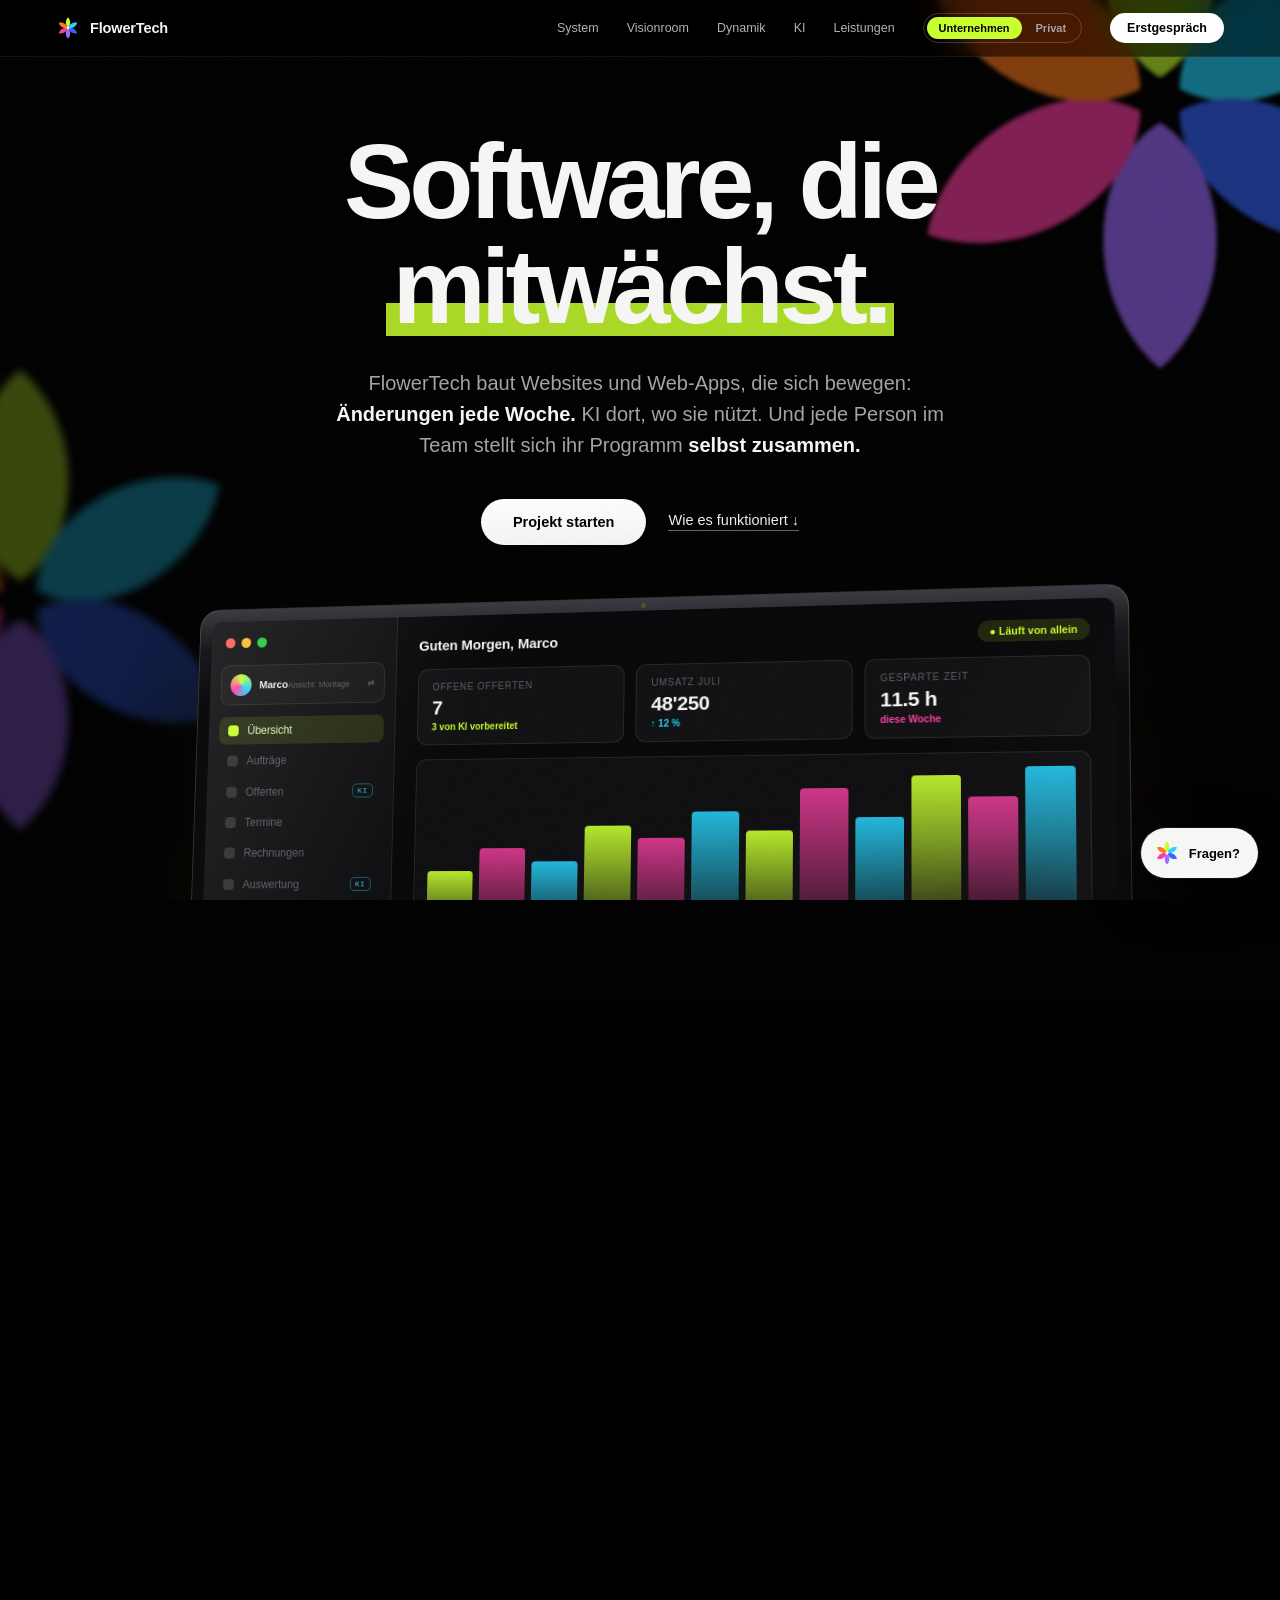
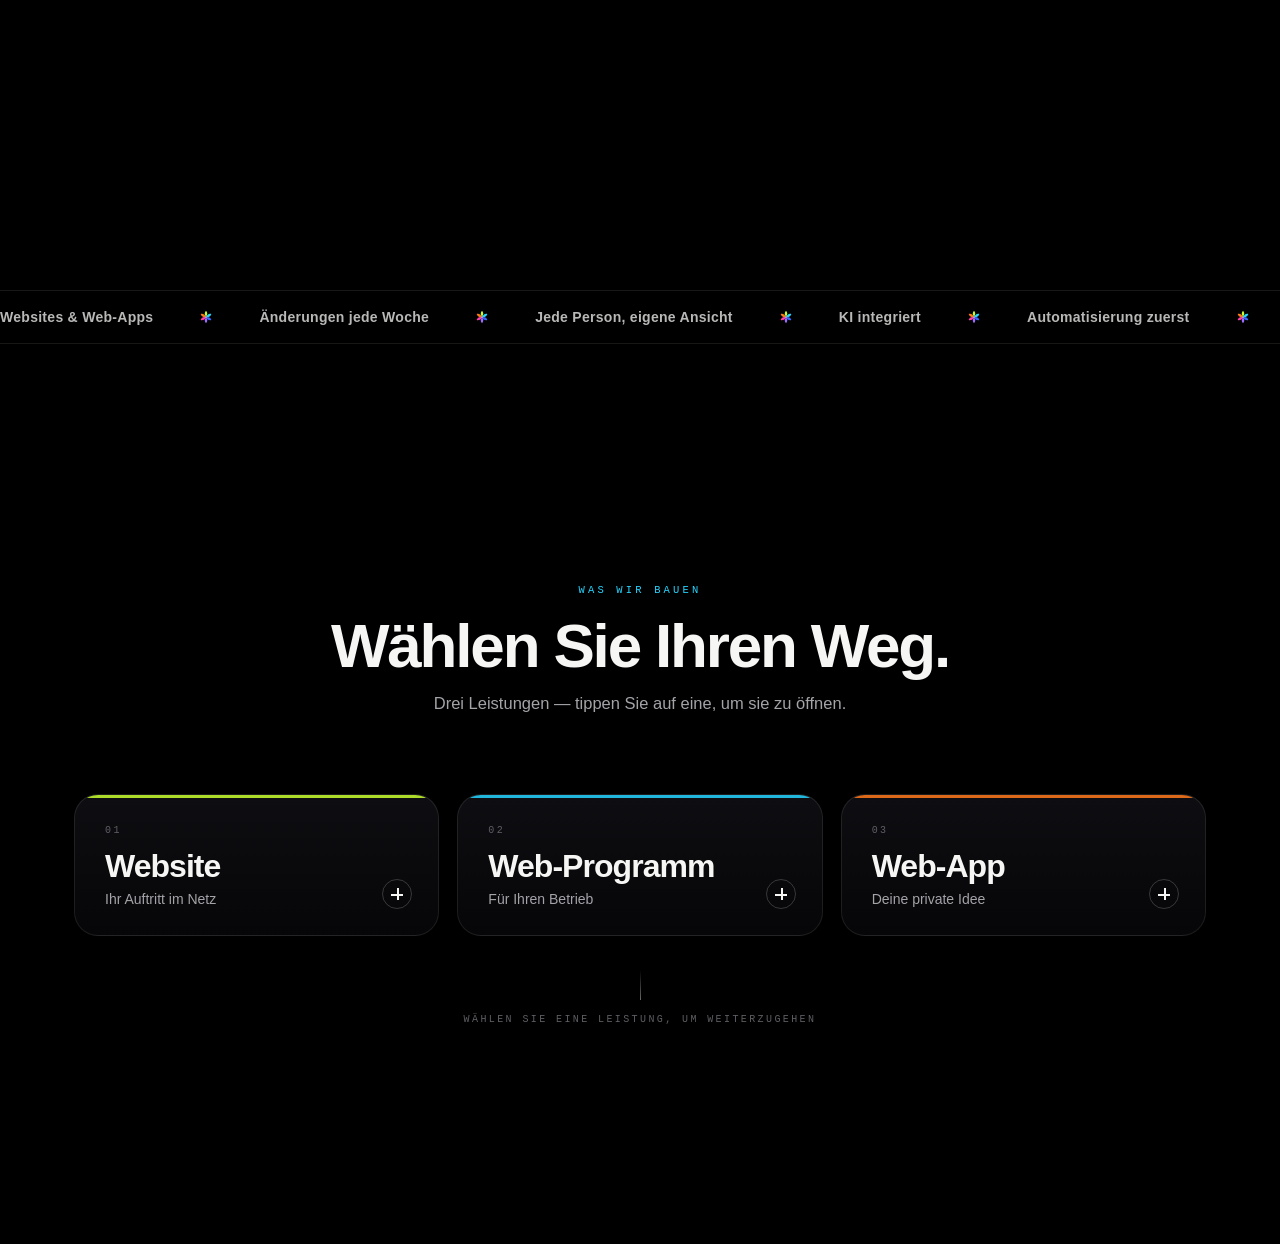
<file: index.html>
<!DOCTYPE html>
<html lang="de-CH">
<head>
<meta charset="UTF-8">
<meta name="viewport" content="width=device-width, initial-scale=1.0, viewport-fit=cover">
<title>FlowerTech — Software, die mitwächst</title>
<meta name="description" content="FlowerTech entwickelt Websites und Web-Apps mit Automatisierung und KI. Software, die mitwächst: Änderungen jede Woche — und jede Person im Team stellt sich ihr Programm selbst zusammen.">
<!-- Der Vision Room ist auf dieser Seite und im Fragebogen derselbe Baustein. -->
<link rel="stylesheet" href="/visionroom.css">
<style>
  :root {
    --bg: #000;
    --ink: #f6f6f4;
    --ink-dim: #a3a3a8;
    --ink-faint: #5e5e64;
    --line: rgba(246,246,244,.09);
    --line-2: rgba(246,246,244,.2);
    --line-3: rgba(246,246,244,.42);
    --lime: #c8ff2e;
    --pink: #ff3ea5;
    --orange: #ff7a1a;
    --cyan: #25d5ff;
    --blue: #3765ff;
    --violet: #a06bff;
    --sans: -apple-system, BlinkMacSystemFont, "SF Pro Display", "Helvetica Neue", Inter, "Segoe UI", Arial, sans-serif;
    --mono: "SF Mono", ui-monospace, Menlo, Consolas, monospace;
  }
  * { margin: 0; padding: 0; box-sizing: border-box; }
  html.smooth { scroll-behavior: smooth; }
  body { background: var(--bg); color: var(--ink); font-family: var(--sans); -webkit-font-smoothing: antialiased; overflow-x: hidden; }
  ::selection { background: var(--lime); color: #000; }
  a { color: inherit; }

  .grain { position: fixed; inset: -100px; z-index: 96; pointer-events: none; opacity: .05;
    background-image: url("data:image/svg+xml,%3Csvg xmlns='http://www.w3.org/2000/svg' width='240' height='240'%3E%3Cfilter id='n'%3E%3CfeTurbulence type='fractalNoise' baseFrequency='0.85' numOctaves='2' stitchTiles='stitch'/%3E%3C/filter%3E%3Crect width='100%25' height='100%25' filter='url(%23n)' opacity='0.5'/%3E%3C/svg%3E"); }

  /* ========== Blume ========== */
  .flower { display: inline-block; }
  .flower svg { display: block; }  .spin { animation: spin 46s linear infinite; }
  @keyframes spin { to { transform: rotate(360deg); } }

  /* ========== Intro ========== */
  #intro { position: fixed; inset: 0; z-index: 300; background: #000; display: grid; place-items: center; transition: opacity .7s, visibility .7s; }
  #intro.gone { opacity: 0; visibility: hidden; }
  #intro .box { text-align: center; }
  #intro .flower { width: 74px; height: 74px; }
  #intro .flower path { transform-origin: 50px 50px; transform: scale(0); animation: pet .55s cubic-bezier(.2,.9,.3,1.4) forwards; }
  #intro .flower path:nth-child(2) { animation-delay: .07s; } #intro .flower path:nth-child(3) { animation-delay: .14s; }
  #intro .flower path:nth-child(4) { animation-delay: .21s; } #intro .flower path:nth-child(5) { animation-delay: .28s; }
  #intro .flower path:nth-child(6) { animation-delay: .35s; }
  @keyframes pet { to { transform: scale(1); } }
  #intro .wd { margin-top: 18px; font-size: 15px; font-weight: 700; letter-spacing: .26em; text-transform: uppercase; }
  #intro .wd i { font-style: normal; color: var(--lime); }

  /* ========== Nav ========== */
  nav.nav { position: fixed; top: 0; left: 0; right: 0; z-index: 100;
    backdrop-filter: saturate(160%) blur(18px); -webkit-backdrop-filter: saturate(160%) blur(18px);
    background: rgba(0,0,0,.55); border-bottom: 1px solid rgba(246,246,244,.07); }
  .nav-in { max-width: 1220px; margin: 0 auto; height: 56px; padding: 0 26px; display: flex; align-items: center; justify-content: space-between; }
  .nav-in .brand { display: flex; align-items: center; gap: 10px; text-decoration: none; font-size: 14.5px; font-weight: 750; letter-spacing: -.01em; }
  .nav-in .brand .flower { width: 24px; height: 24px; }
  .nav-in .links { display: flex; align-items: center; gap: 28px; font-size: 12.5px; }
  .nav-in .links a { text-decoration: none; color: rgba(246,246,244,.72); transition: color .25s; }
  .nav-in .links a:hover { color: #fff; }
  .nav-in .links a.cta { color: #000; background: #fff; font-weight: 600; padding: 8px 17px; border-radius: 100px; transition: .25s; }
  .nav-in .links a.cta:hover { background: var(--lime); }

  /* ---- Burger + Mobile-Menü ---- */
  .mburg { display: none; width: 40px; height: 40px; flex: none; flex-direction: column; align-items: center; justify-content: center; gap: 5px;
    background: none; border: 1px solid var(--line-2); border-radius: 50%; cursor: pointer; padding: 0; }
  .mburg i { display: block; width: 16px; height: 1.6px; background: var(--ink); border-radius: 2px;
    transition: transform .35s cubic-bezier(.2,.7,.3,1), opacity .25s; }
  body.menu-open .mburg i:nth-child(1) { transform: translateY(6.6px) rotate(45deg); }
  body.menu-open .mburg i:nth-child(2) { opacity: 0; }
  body.menu-open .mburg i:nth-child(3) { transform: translateY(-6.6px) rotate(-45deg); }
  @media (max-width: 900px) {
    nav.nav { padding-top: env(safe-area-inset-top, 0px); background: rgba(0,0,0,.72); }
    .nav-in { padding: 0 14px 0 16px; height: 60px; }
    .nav-in .links { gap: 10px; }
    .nav-in .links a:not(.cta) { display: none; }
    .nav-in .links a.cta { padding: 11px 18px; font-size: 13px; font-weight: 700; }
    .mburg { display: inline-flex; }
  }
  #mnav { position: fixed; inset: 0; z-index: 240; display: none; flex-direction: column; overflow-y: auto;
    padding: calc(84px + env(safe-area-inset-top, 0px)) 24px calc(30px + env(safe-area-inset-bottom, 0px));
    background: rgba(0,0,0,.93); backdrop-filter: blur(22px); -webkit-backdrop-filter: blur(22px);
    opacity: 0; visibility: hidden; transition: opacity .35s ease, visibility .35s; }
  @media (max-width: 900px) { #mnav { display: flex; } }
  body.menu-open { overflow: hidden; }
  body.menu-open nav.nav { z-index: 250; }
  body.menu-open #mnav { opacity: 1; visibility: visible; }
  #mnav .mn-mode { display: flex; align-items: center; justify-content: space-between; gap: 14px; margin-bottom: 20px;
    border: 1px solid var(--line); border-radius: 16px; padding: 12px 14px; background: rgba(255,255,255,.03); }
  #mnav .mn-mode .lbl { font-family: var(--mono); font-size: 9.5px; letter-spacing: .2em; text-transform: uppercase; color: var(--ink-faint); }
  #mnav .mn-links { display: flex; flex-direction: column; }
  #mnav .mn-links a { display: flex; align-items: baseline; gap: 14px; text-decoration: none;
    font-size: 19px; font-weight: 700; letter-spacing: -.02em; padding: 11px 2px; border-bottom: 1px solid var(--line);
    opacity: 0; transform: translateY(16px); transition: opacity .45s cubic-bezier(.16,.7,.2,1), transform .45s cubic-bezier(.16,.7,.2,1), color .25s; }
  #mnav .mn-links a .no { font-family: var(--mono); font-size: 10px; letter-spacing: .2em; color: var(--ink-faint); width: 24px; flex: none; }
  #mnav .mn-links a:active { color: var(--lime); }
  body.menu-open #mnav .mn-links a { opacity: 1; transform: none; }
  body.menu-open #mnav .mn-links a:nth-child(1) { transition-delay: .04s; }
  body.menu-open #mnav .mn-links a:nth-child(2) { transition-delay: .07s; }
  body.menu-open #mnav .mn-links a:nth-child(3) { transition-delay: .10s; }
  body.menu-open #mnav .mn-links a:nth-child(4) { transition-delay: .13s; }
  body.menu-open #mnav .mn-links a:nth-child(5) { transition-delay: .16s; }
  body.menu-open #mnav .mn-links a:nth-child(6) { transition-delay: .19s; }
  body.menu-open #mnav .mn-links a:nth-child(7) { transition-delay: .22s; }
  body.menu-open #mnav .mn-links a:nth-child(8) { transition-delay: .25s; }
  body.menu-open #mnav .mn-links a:nth-child(9) { transition-delay: .28s; }
  body.menu-open #mnav .mn-links a:nth-child(10) { transition-delay: .31s; }
  #mnav .mn-cta { margin-top: 26px; }
  #mnav .mn-cta .bttn { display: block; text-align: center; }
  #mnav .mn-mail { margin-top: 16px; text-align: center; font-family: var(--mono); font-size: 10px; letter-spacing: .14em; color: var(--ink-faint); }
  #mnav .mn-mail a { color: var(--ink-dim); text-decoration: none; }
  @media (prefers-reduced-motion: reduce) {
    #mnav, #mnav .mn-links a, .mburg i { transition: none; }
    body.menu-open #mnav .mn-links a { transition-delay: 0s; }
  }

  .bttn { background: #fff; color: #000; text-decoration: none; font-size: 14.5px; font-weight: 650; padding: 15px 32px; border-radius: 100px; transition: .25s; display: inline-block; }
  .bttn:hover { background: var(--lime); transform: scale(1.04); box-shadow: 0 10px 44px rgba(200,255,46,.25); }
  .lnk { color: var(--ink); font-size: 14.5px; font-weight: 500; text-decoration: none; border-bottom: 1px solid var(--line-3); padding-bottom: 2px; transition: .25s; }
  .lnk:hover { border-color: var(--lime); color: var(--lime); }

  /* ========== Hero / Dive ========== */
  .dive { position: relative; z-index: 2; height: 210vh; }
  .hero { position: sticky; top: 0; z-index: 2; height: 100svh; display: flex; flex-direction: column; align-items: center; text-align: center; padding: 130px 24px 0; overflow: hidden; will-change: opacity; }
  .hero .bloom { position: absolute; top: -180px; right: -160px; width: 560px; height: 560px; opacity: .5; filter: blur(2px); pointer-events: none; }
  .hero .bloom2 { position: absolute; bottom: 60px; left: -220px; width: 480px; height: 480px; opacity: .28; filter: blur(4px); pointer-events: none; }
  @media (max-height: 720px) {
    .hero { padding-top: 100px; }
    .stage { margin-top: 14px; }
    .dive { height: 190vh; }
  }
  @media (max-height: 540px) {
    .hero { padding-top: 82px; }
    .hero h1 { font-size: clamp(30px, 6vw, 54px); }
    .hero .sub { font-size: 14px; margin-top: 14px; }
    .hero .ctas { margin-top: 20px; }
    .dive { height: 170vh; }
  }
  @media (max-width: 700px) {
    .hero .bloom { width: 320px; height: 320px; top: -120px; right: -140px; opacity: .32; }
    .hero .bloom2 { display: none; }
  }
  .hero-in { position: relative; z-index: 2; will-change: transform, opacity; }.hero h1 { font-size: clamp(46px, 8.2vw, 112px); line-height: 1; font-weight: 750; letter-spacing: -.045em; }
  .hero h1 .hl { background: linear-gradient(transparent 64%, rgba(200,255,46,.85) 64%, rgba(200,255,46,.85) 92%, transparent 92%); padding: 0 .06em; }
  .hero .sub { margin: 28px auto 0; max-width: 620px; color: var(--ink-dim); font-size: clamp(16px, 2vw, 20px); line-height: 1.55; }
  .hero .sub b { color: var(--ink); font-weight: 600; }
  .hero-copy-mobile { display: none; }
  .hero .ctas { margin-top: 38px; display: flex; gap: 22px; justify-content: center; align-items: center; flex-wrap: wrap; }

  /* Laptop-Render */
  .stage { position: relative; z-index: 2; margin-top: 38px; width: min(980px, 92vw); perspective: 1600px; }
  .lap { transform-origin: 50% 38%; }
  .lap { transform-origin: 50% 100%; will-change: transform; position: relative; }
  .lap-glow { position: absolute; inset: -8% -14%; z-index: 0; pointer-events: none;
    background: radial-gradient(ellipse 46% 46% at 38% 58%, rgba(200,255,46,.14), transparent 70%),
                radial-gradient(ellipse 46% 46% at 66% 48%, rgba(255,62,165,.13), transparent 70%),
                radial-gradient(ellipse 50% 50% at 52% 62%, rgba(37,213,255,.11), transparent 72%);
    filter: blur(40px); }
  .lap-lid { position: relative; z-index: 2; border-radius: 22px 22px 0 0;
    background: linear-gradient(180deg, #3a3a40, #17171b 8%, #0a0a0d 20%);
    padding: 13px 13px 15px; border: 1px solid rgba(255,255,255,.16); border-bottom: 0;
    box-shadow: 0 -1px 0 rgba(255,255,255,.28) inset, 0 60px 160px rgba(0,0,0,.9), 0 30px 110px rgba(200,255,46,.06); }
  .lap-cam { position: absolute; top: 5px; left: 50%; transform: translateX(-50%); width: 5px; height: 5px; border-radius: 50%; background: #1e2b1a; box-shadow: 0 0 4px rgba(200,255,46,.4) inset; z-index: 3; }
  .lap-scr { border-radius: 11px; overflow: hidden; background: #060608; position: relative; }
  .lap-scr::after { content: ""; position: absolute; inset: 0; pointer-events: none;
    background: linear-gradient(115deg, rgba(255,255,255,.09), transparent 28%, transparent 70%, rgba(255,255,255,.03)); }
  .lap-base { position: relative; z-index: 2; height: 15px; border-radius: 0 0 16px 16px;
    background: linear-gradient(180deg, #45454c, #232329 45%, #0c0c0f);
    border: 1px solid rgba(255,255,255,.14); border-top: 1px solid rgba(255,255,255,.3); }
  .lap-base::after { content: ""; position: absolute; left: 50%; top: 0; transform: translateX(-50%); width: 130px; height: 7px; border-radius: 0 0 9px 9px; background: linear-gradient(180deg, #101014, #2c2c32); }
  .lap-shadow { position: relative; z-index: 1; height: 58px; margin-top: -6px;
    background: radial-gradient(ellipse 52% 100% at 50% 0%, rgba(255,255,255,.08), transparent 70%); filter: blur(7px); }

  /* App-UI */
  .ui { display: grid; grid-template-columns: 210px 1fr; min-height: 520px; font-size: 12px; background: #08080a; text-align: left; }
  .ui-side { background: rgba(255,255,255,.028); border-right: 1px solid var(--line); padding: 16px 12px; display: flex; flex-direction: column; gap: 3px; }
  .traffic { display: flex; gap: 7px; margin: 2px 4px 16px; }
  .traffic i { width: 11px; height: 11px; border-radius: 50%; }
  .traffic i:nth-child(1){background:#ff5f57}.traffic i:nth-child(2){background:#febc2e}.traffic i:nth-child(3){background:#28c840}
  .ui-user { display: flex; align-items: center; gap: 9px; padding: 9px 10px; margin-bottom: 10px; border: 1px solid var(--line); border-radius: 10px; background: rgba(255,255,255,.03); }
  .ui-user .av2 { width: 24px; height: 24px; border-radius: 50%; background: conic-gradient(var(--lime), var(--cyan), var(--pink), var(--lime)); }
  .ui-user .nm2 { font-size: 11px; font-weight: 650; }
  .ui-user .rl { font-size: 9px; color: var(--ink-faint); margin-top: 1px; }
  .ui-user .sw { margin-left: auto; font-size: 8.5px; color: var(--ink-faint); font-family: var(--mono); }
  .ui-item { display: flex; align-items: center; gap: 10px; color: var(--ink-faint); padding: 8px 10px; border-radius: 8px; font-weight: 500; }
  .ui-item.on { background: rgba(200,255,46,.12); color: #eaffc0; }
  .ui-item .ic { width: 12px; height: 12px; border-radius: 4px; background: rgba(255,255,255,.14); flex: none; }
  .ui-item.on .ic { background: var(--lime); }
  .ui-item .ki { margin-left: auto; font-family: var(--mono); font-size: 8px; letter-spacing: .1em; color: var(--cyan); border: 1px solid rgba(37,213,255,.4); border-radius: 5px; padding: 2px 5px; }
  .ui-main { padding: 20px 24px; display: flex; flex-direction: column; gap: 15px; }
  .ui-top { display: flex; justify-content: space-between; align-items: center; }
  .ui-top .t { font-size: 15px; font-weight: 700; letter-spacing: -.01em; }
  .chip { background: rgba(200,255,46,.12); color: var(--lime); padding: 5px 12px; border-radius: 100px; font-weight: 650; font-size: 10.5px; }
  .kpis { display: grid; grid-template-columns: repeat(3,1fr); gap: 12px; }
  .kpi { background: rgba(255,255,255,.04); border: 1px solid var(--line); border-radius: 11px; padding: 13px 15px; }
  .kpi .l { color: var(--ink-faint); font-size: 10px; text-transform: uppercase; letter-spacing: .08em; }
  .kpi .v { font-size: 21px; font-weight: 750; margin-top: 5px; letter-spacing: -.02em; }
  .kpi .d { font-size: 10px; margin-top: 3px; font-weight: 650; }
  .kpi .d.a { color: var(--lime); } .kpi .d.b { color: var(--cyan); } .kpi .d.c { color: var(--pink); }
  .chart { flex: 1; background: rgba(255,255,255,.03); border: 1px solid var(--line); border-radius: 11px; padding: 14px; display: flex; align-items: flex-end; gap: 7px; min-height: 128px; }
  .chart b { flex: 1; border-radius: 4px 4px 1px 1px; background: linear-gradient(180deg, rgba(200,255,46,.9), rgba(200,255,46,.15)); animation: pulse 3.4s ease-in-out infinite; }
  .chart b:nth-child(3n) { background: linear-gradient(180deg, rgba(37,213,255,.85), rgba(37,213,255,.14)); }
  .chart b:nth-child(3n+2) { background: linear-gradient(180deg, rgba(255,62,165,.8), rgba(255,62,165,.14)); }
  @keyframes pulse { 0%,100% { transform: scaleY(1);} 50% { transform: scaleY(.93);} }
  .rows { display: flex; flex-direction: column; gap: 7px; }
  .row { display: grid; grid-template-columns: 24px 1.5fr 1fr 76px; align-items: center; gap: 12px; background: rgba(255,255,255,.03); border: 1px solid var(--line); border-radius: 9px; padding: 8px 11px; color: var(--ink-dim); }
  .row .av { width: 22px; height: 22px; border-radius: 50%; background: linear-gradient(135deg, var(--lime), var(--cyan)); opacity: .9; }
  .row .st { font-size: 9.5px; font-weight: 750; text-align: center; padding: 4px 0; border-radius: 6px; }
  .st.g { color: var(--lime); background: rgba(200,255,46,.1); }
  .st.b { color: var(--cyan); background: rgba(37,213,255,.1); }
  .st.v { color: var(--pink); background: rgba(255,62,165,.12); }
  @media (max-width: 760px) {
    .ui { grid-template-columns: 1fr; min-height: 430px; }
    .ui-side { flex-direction: row; overflow-x: auto; overflow-y: hidden; padding: 10px; align-items: center;
      -webkit-overflow-scrolling: touch; scrollbar-width: none; }
    .ui-side::-webkit-scrollbar { display: none; }
    .traffic { margin: 0 8px 0 0; }
    .ui-user { margin: 0 8px 0 0; flex: none; }
    .ui-item { white-space: nowrap; flex: none; }
  }


  /* ========== Webmap (links unten) ========== */
  .webmap { position: fixed; left: 20px; bottom: 20px; z-index: 205; display: flex; flex-direction: column; gap: 1px;
    padding: 12px 14px 10px; border: 1px solid var(--line-2); border-radius: 16px;
    background: rgba(0,0,0,.62); backdrop-filter: blur(14px); -webkit-backdrop-filter: blur(14px); }
  .wm-t { display: flex; align-items: center; gap: 7px; font-family: var(--mono); font-size: 8.5px; letter-spacing: .26em; text-transform: uppercase; color: var(--ink-faint); margin-bottom: 8px; }
  .webmap a { display: flex; align-items: center; gap: 9px; font-family: var(--mono); font-size: 9px; letter-spacing: .16em; text-transform: uppercase;
    color: var(--ink-faint); text-decoration: none; padding: 3.5px 2px; transition: color .25s; }
  .webmap a i { width: 5px; height: 5px; border-radius: 50%; border: 1px solid var(--line-3); transition: .25s; flex: none; }
  .webmap a:hover { color: var(--ink); }
  .webmap a.on { color: #fff; }
  .webmap a.on i { background: var(--lime); border-color: var(--lime); box-shadow: 0 0 8px rgba(200,255,46,.8); }
  @media (max-width: 1100px) { .webmap { display: none; } }

  /* ========== Produkt-Chat (schwebend) ========== */
  #pcFab { position: fixed; right: 22px; bottom: calc(22px + env(safe-area-inset-bottom, 0px)); z-index: 210; display: flex; align-items: center; gap: 9px;
    background: #f6f6f4; color: #000; border: 0; border-radius: 100px; padding: 12px 18px 12px 13px;
    font-family: inherit; font-size: 13px; font-weight: 750; cursor: pointer;
    box-shadow: 0 16px 50px rgba(0,0,0,.7), 0 0 0 1px rgba(255,255,255,.1); transition: transform .25s, background .25s; }
  #pcFab:hover { transform: scale(1.06); background: var(--lime); }
  #pcFab.hide { display: none; }
  #pchat { position: fixed; right: 22px; bottom: calc(22px + env(safe-area-inset-bottom, 0px)); z-index: 215; width: min(360px, calc(100vw - 28px));
    display: none; flex-direction: column; border-radius: 20px; overflow: hidden; background: #0b0b0e;
    border: 1px solid rgba(255,255,255,.16); box-shadow: 0 -1px 0 rgba(255,255,255,.2) inset, 0 40px 120px rgba(0,0,0,.9); }
  #pchat.on { display: flex; animation: awin .4s cubic-bezier(.2,.8,.25,1); }
  .pc-hd { display: flex; align-items: center; gap: 9px; padding: 13px 14px; border-bottom: 1px solid var(--line); background: rgba(255,255,255,.03); }
  .pc-hd b { font-size: 12.5px; font-weight: 750; }
  .pc-demo { font-family: var(--mono); font-size: 9px; letter-spacing: .14em; color: var(--cyan); }
  .pc-x { margin-left: auto; width: 26px; height: 26px; border-radius: 50%; border: 1px solid var(--line-2); background: none; color: var(--ink); font-size: 14px; cursor: pointer; transition: .25s; }
  .pc-x:hover { background: #fff; color: #000; }
  .pc-bd { padding: 14px; display: flex; flex-direction: column; gap: 10px; max-height: 320px; max-height: min(320px, 42dvh); min-height: 160px; overflow-y: auto; scrollbar-width: thin; }
  .pc-bd .bub { font-size: 12px; }
  .pc-sugs { display: flex; flex-wrap: wrap; gap: 7px; padding: 0 14px 10px; }
  .pc-sugs button { font-family: inherit; font-size: 10.5px; color: var(--ink-dim); background: rgba(255,255,255,.04); border: 1px solid var(--line-2); border-radius: 100px; padding: 6px 11px; cursor: pointer; transition: .25s; }
  .pc-sugs button:hover { border-color: var(--lime); color: var(--ink); }
  .pc-in { display: flex; align-items: center; gap: 8px; margin: 0 14px 14px; border: 1px solid var(--line-2); border-radius: 100px; padding: 6px 6px 6px 14px; }
  .pc-in input { flex: 1; background: none; border: 0; outline: 0; color: var(--ink); font-family: inherit; font-size: 12px; }
  .pc-in input::placeholder { color: var(--ink-faint); }
  .pc-in .snd { width: 28px; height: 28px; border-radius: 50%; background: var(--lime); border: 0; color: #000; font-weight: 800; font-size: 13px; cursor: pointer; flex: none; display: grid; place-items: center; transition: .25s; }
  .pc-in .snd:hover { transform: scale(1.08); }
  @media (max-width: 720px) { #pcFab span { display: none; } #pcFab { padding: 13px; } }

  /* ========== App-Overlay ========== */
  #appOv { position: fixed; inset: 0; z-index: 220; display: none; place-items: center; padding: 24px;
    background: rgba(0,0,0,.72); backdrop-filter: blur(14px); -webkit-backdrop-filter: blur(14px); }
  #appOv.on { display: grid; }
  .appwin { width: min(880px, 96vw); max-height: 84vh; max-height: 86dvh; overflow: auto; border-radius: 18px; background: #0b0b0e;
    border: 1px solid rgba(255,255,255,.16); box-shadow: 0 -1px 0 rgba(255,255,255,.2) inset, 0 60px 160px rgba(0,0,0,.9);
    animation: awin .45s cubic-bezier(.2,.8,.25,1); }
  @keyframes awin { from { transform: scale(.86) translateY(24px); opacity: 0; } }
  .aw-bar { position: sticky; top: 0; z-index: 2; display: flex; align-items: center; gap: 12px; padding: 13px 16px;
    border-bottom: 1px solid var(--line); background: rgba(14,14,17,.9); backdrop-filter: blur(10px); }
  .aw-bar b { font-size: 13px; font-weight: 700; }
  .aw-x { margin-left: auto; width: 30px; height: 30px; border-radius: 50%; border: 1px solid var(--line-2); background: none; color: var(--ink); font-size: 16px; cursor: pointer; transition: .25s; }
  .aw-x:hover { background: #fff; color: #000; border-color: #fff; }
  .aw-body { padding: 20px; }
  .as { display: none; }
  .as.on { display: block; }
  .aw-cols { display: grid; grid-template-columns: 1fr 1fr; gap: 16px; align-items: start; }
  @media (max-width: 720px) { .aw-cols { grid-template-columns: 1fr; } }
  .aw-list { display: flex; flex-direction: column; gap: 9px; }
  .aw-li { display: grid; grid-template-columns: 1fr auto; gap: 2px 12px; border: 1px solid var(--line); border-radius: 12px; padding: 12px 14px; background: rgba(255,255,255,.03); transition: .25s; cursor: pointer; }
  .aw-li:hover, .aw-li.on { border-color: rgba(200,255,46,.45); background: rgba(200,255,46,.05); }
  .aw-li b { font-size: 13px; font-weight: 700; }
  .aw-li span { grid-column: 1; font-size: 11px; color: var(--ink-dim); }
  .aw-li em { grid-row: 1 / span 2; align-self: center; font-style: normal; font-size: 9px; font-weight: 800; padding: 4px 9px; border-radius: 100px; }
  .aw-detail { border: 1px solid var(--line); border-radius: 14px; padding: 16px; background: rgba(255,255,255,.025); }
  .aw-dh { display: flex; align-items: center; gap: 10px; margin-bottom: 12px; }
  .aw-dh b { font-size: 14px; font-weight: 750; }
  .aw-pos { display: flex; justify-content: space-between; gap: 14px; padding: 9px 2px; border-bottom: 1px solid rgba(255,255,255,.05); font-size: 12.5px; color: var(--ink-dim); }
  .aw-pos em { font-style: normal; color: var(--ink); font-weight: 600; text-align: right; }
  .aw-tot { display: flex; justify-content: space-between; padding: 12px 2px 4px; font-weight: 800; }
  .aw-tot em { font-style: normal; color: var(--lime); }
  .aw-act { display: flex; align-items: center; gap: 16px; margin-top: 14px; }
  .bttn.sm2 { padding: 10px 20px; font-size: 12px; cursor: pointer; }
  .lnk2 { font-size: 12px; color: var(--ink-dim); border-bottom: 1px solid var(--line-2); cursor: pointer; }
  .aw-mailtxt { font-size: 13px; line-height: 1.6; color: var(--ink-dim); background: rgba(255,255,255,.03); border: 1px solid var(--line); border-radius: 12px; padding: 14px; }
  .aw-cal { border: 1px solid var(--line); border-radius: 14px; padding: 14px; background: rgba(255,255,255,.025); }
  .awc-hd { font-size: 12px; font-weight: 700; margin-bottom: 10px; }
  .awc-grid { display: grid; grid-template-columns: repeat(7, 1fr); gap: 6px; }
  .awc-grid i { aspect-ratio: 1; border-radius: 8px; background: rgba(255,255,255,.05); cursor: pointer; transition: .2s; }
  .awc-grid i:hover { background: rgba(200,255,46,.25); }
  .awc-grid i.x { background: rgba(200,255,46,.35); }
  .awc-grid i.t { background: var(--lime); box-shadow: 0 0 14px rgba(200,255,46,.6); }

  /* ========== Zielgruppen-Modus ========== */
  .mswitch { display: inline-flex; border: 1px solid var(--line-2); border-radius: 100px; padding: 3px; gap: 2px; }
  .mswitch button { font-family: inherit; font-size: 11px; font-weight: 650; color: var(--ink-dim); background: none; border: 0; border-radius: 100px; padding: 5px 12px; cursor: pointer; transition: .25s; }
  .mswitch button.on { background: var(--lime); color: #000; }
  .mswitch button[data-m="priv"].on { background: var(--pink); color: #000; }
  @media (max-width: 900px) { nav.nav .mswitch { display: none; } }
  body[data-mode="biz"] [data-only="priv"] { display: none !important; }
  body[data-mode="priv"] [data-only="biz"] { display: none !important; }
  .var { position: absolute; inset: 0; }
  body[data-mode="priv"] .vb { display: none; }
  body[data-mode="biz"] .vp { display: none; }
  .vbt, .vpt { font-style: normal; }
  body[data-mode="priv"] .vbt { display: none; }
  body[data-mode="biz"] .vpt { display: none; }


  .hero-in > * { opacity: 0; transform: translateY(28px); }
  .heroin-ready .hero-in > * { animation: hin 1s cubic-bezier(.16,.7,.2,1) forwards; }
  .heroin-ready .hero-in > *:nth-child(1) { animation-delay: .1s; }
  .heroin-ready .hero-in > *:nth-child(2) { animation-delay: .28s; }
  .heroin-ready .hero-in > *:nth-child(3) { animation-delay: .46s; }
  @keyframes hin { to { opacity: 1; transform: none; } }
  @media (prefers-reduced-motion: reduce) { .hero-in > * { opacity: 1; transform: none; } }

  /* ---- Arbeitsplatz-Szene ---- */
  .scene3 { position: relative; transform-style: preserve-3d; will-change: transform, opacity;
    transform: rotateY(-26deg) rotateX(7deg) translate3d(180px, 24px, -160px); opacity: 0;
    transition: transform 1.25s cubic-bezier(.16,.7,.2,1) .2s, opacity .95s ease .2s; }
  .scene3.in { transform: rotateY(-9deg) rotateX(4.5deg) translate3d(0,0,0); opacity: 1; }
  .scene3.live { transition: none; }
  .desk-glow { position: absolute; left: -14%; right: -14%; bottom: -90px; height: 240px; z-index: 0; pointer-events: none;
    background: radial-gradient(ellipse 62% 58% at 48% 42%, rgba(255,255,255,.055), transparent 70%),
                radial-gradient(ellipse 40% 45% at 78% 46%, rgba(200,255,46,.05), transparent 70%),
                radial-gradient(ellipse 40% 45% at 22% 48%, rgba(37,213,255,.05), transparent 72%);
    filter: blur(6px); }
  .desk-edge { position: absolute; left: -8%; right: -8%; bottom: -46px; height: 1px; z-index: 0;
    background: linear-gradient(90deg, transparent, rgba(255,255,255,.16) 20%, rgba(255,255,255,.16) 80%, transparent); }
  .hero-ph { transform: translateZ(60px) rotate(-5deg); filter: drop-shadow(0 40px 60px rgba(0,0,0,.9)); }
  .mug { position: absolute; left: -64px; bottom: -18px; width: 66px; height: 66px; z-index: 6; transform: translateZ(34px);
    border-radius: 50%; background: radial-gradient(circle at 34% 30%, #26262c, #101013 62%, #0a0a0c);
    border: 1px solid rgba(255,255,255,.16);
    box-shadow: 0 -1px 0 rgba(255,255,255,.22) inset, 0 0 0 5px rgba(20,20,24,.9) inset, 0 0 0 6px rgba(255,255,255,.05) inset, 0 26px 40px rgba(0,0,0,.8); }
  .mug::after { content: ""; position: absolute; inset: 11px; border-radius: 50%;
    background: radial-gradient(circle at 40% 34%, #3a2a1c, #17100a 70%); }
  .mug .handle { position: absolute; right: -15px; top: 16px; width: 24px; height: 30px; border: 4px solid rgba(210,210,215,.32); border-left: 0; border-radius: 0 14px 14px 0; }
  .mug .steam { position: absolute; top: -20px; width: 2px; height: 16px; border-radius: 2px; background: rgba(255,255,255,.28); filter: blur(1.5px); animation: steam 2.6s ease-in-out infinite; }
  .mug .steam.s1 { left: 26px; } .mug .steam.s2 { left: 36px; animation-delay: 1.2s; }
  @keyframes steam { 0% { transform: translateY(4px); opacity: 0; } 40% { opacity: .8; } 100% { transform: translateY(-10px); opacity: 0; } }
  .pad { position: absolute; right: -46px; bottom: -30px; width: 120px; height: 86px; z-index: 4; transform: translateZ(18px) rotate(7deg);
    border-radius: 10px; background: #101014; border: 1px solid rgba(255,255,255,.13);
    box-shadow: 0 -1px 0 rgba(255,255,255,.16) inset, 0 24px 44px rgba(0,0,0,.75);
    background-image: repeating-linear-gradient(180deg, transparent 0 15px, rgba(255,255,255,.07) 15px 16px); background-position: 0 12px; }
  .pad .pen { position: absolute; left: 14px; bottom: 14px; width: 64px; height: 5px; border-radius: 3px;
    background: linear-gradient(90deg, var(--lime) 0 12%, #2c2c32 12% 88%, #55555c 88%); transform: rotate(-14deg);
    box-shadow: 0 6px 12px rgba(0,0,0,.6); }
  @media (max-width: 860px) { .mug { left: -14px; width: 48px; height: 48px; } .pad { right: -8px; width: 88px; height: 64px; } }
  @media (prefers-reduced-motion: reduce) { .scene3 { transform: none; opacity: 1; transition: none; } }

  /* ---- Fitness-Phone (privat) ---- */
  .hero-ph { position: absolute; right: max(-16px, 2vw); bottom: -30px; width: 198px; z-index: 6; will-change: transform; }
  @media (max-width: 860px) { .hero-ph { width: 146px; right: -8px; bottom: -18px; } }
  .ph.mini { width: 100%; border-radius: 36px; padding: 8px; }
  .ph.mini .ph-scr { border-radius: 29px; padding-bottom: 12px; }
  .ph.mini .ph-island { top: 8px; width: 62px; height: 17px; }
  .fit-head { padding: 34px 16px 6px; display: flex; align-items: baseline; justify-content: space-between; }
  .fit-head .hi { font-size: 8.5px; color: var(--ink-faint); }
  .fit-head .tt { font-size: 13px; font-weight: 750; }
  .fit-ring { position: relative; width: 96px; height: 96px; margin: 8px auto 4px; border-radius: 50%;
    background: conic-gradient(var(--lime) 0 68%, rgba(255,255,255,.09) 68% 100%); }
  .fit-ring i { position: absolute; inset: 9px; border-radius: 50%; background: #0a0a0c; }
  .fit-ring em { position: absolute; inset: 0; display: grid; place-items: center; align-content: center; font-style: normal; }
  .fit-ring em b { font-size: 17px; font-weight: 800; letter-spacing: -.02em; display: block; text-align: center; }
  .fit-ring em span { font-size: 8px; color: var(--ink-faint); display: block; text-align: center; margin-top: 2px; }
  .fit-stats { display: flex; justify-content: center; gap: 18px; padding: 6px 0 2px; }
  .fit-stats b { display: block; font-size: 12px; font-weight: 750; text-align: center; }
  .fit-stats span { display: block; font-size: 7.5px; color: var(--ink-faint); text-align: center; }
  .fit-week { display: flex; align-items: flex-end; gap: 4px; height: 34px; padding: 6px 16px 2px; }
  .fit-week i { flex: 1; border-radius: 3px 3px 1px 1px; background: linear-gradient(180deg, rgba(200,255,46,.9), rgba(200,255,46,.2)); }
  .fit-week i:nth-child(2n) { background: linear-gradient(180deg, rgba(37,213,255,.8), rgba(37,213,255,.16)); }
  .ph-btn.sm { margin: 8px 14px 4px; height: 32px; font-size: 10.5px; border-radius: 100px; }

  /* ========== Ticker ========== */
  .ticker { position: relative; z-index: 2; border-top: 1px solid var(--line); border-bottom: 1px solid var(--line); overflow: hidden; padding: 18px 0; }
  .ticker .tk { display: flex; gap: 46px; width: max-content; animation: tick 30s linear infinite; }
  @keyframes tick { to { transform: translateX(-50%); } }
  .ticker span { display: flex; align-items: center; gap: 46px; font-size: 14px; font-weight: 650; letter-spacing: .02em; color: rgba(246,246,244,.75); white-space: nowrap; }
  .ticker .fl { width: 14px; height: 14px; flex: none; }

  /* ========== 3D-System ========== */
  .model-scroll { position: relative; z-index: 1; height: 1250vh; }
  .model-stage { position: sticky; top: 0; height: 100svh; overflow: hidden; display: flex; align-items: center; justify-content: center; }
  .model-head { position: absolute; top: 7.5svh; left: 0; right: 0; text-align: center; z-index: 5; padding: 0 24px; }
  .model-head .k { font-family: var(--mono); font-size: 10px; letter-spacing: .3em; text-transform: uppercase; color: var(--ink-faint); }

  .persp { perspective: 1500px; perspective-origin: 50% 42%; }
  .scale-wrap { will-change: transform; }
  .iso { position: relative; width: 620px; height: 430px; transform-style: preserve-3d; will-change: transform; }
  .layer { position: absolute; inset: 0; transform-style: preserve-3d; will-change: transform, opacity, filter; transition: opacity .5s ease, filter .5s ease; --acc: #fff; }
  .plate { position: absolute; inset: 0; border: 1px solid rgba(246,246,244,.26); border-radius: 12px;
    background: linear-gradient(150deg, #14161b, #0a0b0e);
    box-shadow: 0 0 60px rgba(0,0,0,.55) inset, 0 34px 90px rgba(0,0,0,.5); }
  .model-stage::before { content: ""; position: absolute; left: 50%; top: 46%; transform: translate(-50%,-50%); width: min(76vw, 900px); height: 560px; z-index: 0; pointer-events: none;
    background: radial-gradient(ellipse 50% 50% at 50% 50%, rgba(246,246,244,.05), transparent 70%); }
  .stage-shadow { position: absolute; left: 50%; top: 66%; transform: translateX(-50%); width: min(56vw, 640px); height: 90px; z-index: 0; opacity: 0;
    background: radial-gradient(ellipse 50% 50% at 50% 50%, rgba(0,0,0,.85), transparent 70%); filter: blur(14px); pointer-events: none; }
  .plate::before { content: ""; position: absolute; left: 0; right: 0; top: 0; height: 1px; background: linear-gradient(90deg, transparent, rgba(255,255,255,.35), transparent); }
  .layer .tag { position: absolute; left: -14px; top: -16px; opacity: var(--tagop, 1); font-family: var(--mono); font-size: 10px; letter-spacing: .22em; color: var(--ink-faint); background: #000; border: 1px solid var(--line-2); padding: 5px 10px; transition: .4s; }
  .layer.hot .tag { color: var(--acc); border-color: var(--acc); }
  .layer.hot .plate { border-color: var(--acc); box-shadow: 0 0 44px rgba(255,255,255,.07) inset; }

  .l-data .dt { position: absolute; left: 40px; right: 40px; top: 40px; bottom: 42px; border: 1px solid var(--line-2); border-radius: 16px; background: rgba(9,9,12,.95); overflow: hidden; box-shadow: 0 20px 60px rgba(0,0,0,.5); }
  .l-data .dh, .l-data .dr { display: grid; grid-template-columns: 1.5fr 1.1fr .7fr .8fr; gap: 12px; align-items: center; padding: 11px 20px; }
  .l-data .dh { font-family: var(--mono); font-size: 8.5px; letter-spacing: .18em; text-transform: uppercase; color: var(--ink-faint); border-bottom: 1px solid var(--line); background: rgba(255,255,255,.03); }
  .l-data .dr { font-size: 12px; color: var(--ink-dim); border-bottom: 1px solid rgba(255,255,255,.045); }
  .l-data .dr:last-child { border-bottom: 0; }
  .l-data .nm3 { display: flex; align-items: center; gap: 9px; color: var(--ink); font-weight: 600; }
  .l-data .av4 { width: 17px; height: 17px; border-radius: 50%; flex: none; }
  .l-data .chipx { font-size: 9px; font-weight: 800; padding: 4px 10px; border-radius: 100px; justify-self: start; }

  .l-ki .core { position: absolute; left: 50%; top: 46%; transform: translate(-50%,-50%); width: 92px; height: 92px; }
  .l-ki .core .fl2 { width: 100%; height: 100%; filter: drop-shadow(0 0 18px rgba(255,122,26,.5)); }
  .l-ki .kchip { position: absolute; display: flex; align-items: center; gap: 8px; background: rgba(10,10,14,.95); border: 1px solid var(--line-2); border-radius: 100px; padding: 9px 16px; font-size: 11.5px; font-weight: 650; color: var(--ink); box-shadow: 0 12px 34px rgba(0,0,0,.5); }
  .l-ki .kchip i { width: 7px; height: 7px; border-radius: 50%; box-shadow: 0 0 9px currentColor; }
  .l-ki .s1 { left: 62px; top: 64px; } .l-ki .s2 { right: 74px; top: 80px; }
  .l-ki .s3 { left: 96px; bottom: 96px; } .l-ki .s4 { right: 96px; bottom: 82px; }
  .l-ki .kbar { position: absolute; left: 50%; bottom: 30px; transform: translateX(-50%); width: 330px; display: flex; align-items: center; gap: 10px; background: rgba(10,10,14,.95); border: 1px solid var(--line-2); border-radius: 100px; padding: 9px 9px 9px 16px; font-size: 11px; color: var(--ink-faint); box-shadow: 0 12px 34px rgba(0,0,0,.5); }
  .l-ki .kbar b { margin-left: auto; width: 24px; height: 24px; border-radius: 50%; background: var(--orange); color: #000; display: grid; place-items: center; font-size: 12px; flex: none; }
  .l-ki svg.web { position: absolute; inset: 0; width: 100%; height: 100%; }

  .l-logic svg { position: absolute; inset: 0; width: 100%; height: 100%; }
  .l-logic .anode { position: absolute; width: 158px; display: flex; align-items: center; gap: 10px; background: rgba(10,10,14,.96); border: 1px solid var(--line-2); border-radius: 14px; padding: 10px 12px; box-shadow: 0 14px 40px rgba(0,0,0,.55); }
  .l-logic .aic { width: 24px; height: 24px; border-radius: 8px; flex: none; display: grid; place-items: center; }
  .l-logic .aic i { width: 9px; height: 9px; border-radius: 3px; display: block; }
  .l-logic .atx { flex: 1; min-width: 0; }
  .l-logic .atx b { display: block; font-size: 11.5px; font-weight: 700; letter-spacing: -.01em; }
  .l-logic .atx span { display: block; font-size: 8.5px; color: var(--ink-faint); margin-top: 1px; }
  .l-logic .ast { font-size: 8px; font-weight: 800; text-transform: uppercase; letter-spacing: .08em; padding: 3px 8px; border-radius: 100px; flex: none; }
  .l-logic .n1 { left: 42px; top: 48px; } .l-logic .n2 { right: 54px; top: 36px; }
  .l-logic .n3 { left: 112px; bottom: 66px; } .l-logic .n4 { right: 112px; bottom: 54px; }
  .l-logic .pulse { position: absolute; width: 7px; height: 7px; border-radius: 50%; background: var(--pink); box-shadow: 0 0 12px var(--pink); opacity: 0; }
  .l-logic .pu1 { animation: pu1 3s linear infinite; }
  .l-logic .pu2 { animation: pu2 3s linear infinite 1.5s; }
  @keyframes pu1 { 0%{left:154px;top:80px;opacity:0} 8%{opacity:1} 46%{left:448px;top:68px;opacity:1} 54%{opacity:0} 100%{opacity:0} }
  @keyframes pu2 { 0%{left:174px;top:328px;opacity:0} 8%{opacity:1} 46%{left:396px;top:342px;opacity:1} 54%{opacity:0} 100%{opacity:0} }

  .site3 { position: absolute; inset: 26px 30px; border-radius: 14px; background: #0b0b0e; border: 1px solid var(--line-2); overflow: hidden; box-shadow: 0 24px 70px rgba(0,0,0,.55); display: flex; flex-direction: column; }
  .s3chrome { display: flex; align-items: center; gap: 6px; padding: 9px 14px; border-bottom: 1px solid var(--line); background: rgba(255,255,255,.035); position: relative; }
  .s3chrome .td { width: 8px; height: 8px; border-radius: 50%; }
  .s3chrome .td.r { background: #ff5f57; } .s3chrome .td.y { background: #febc2e; } .s3chrome .td.g { background: #28c840; }
  .s3url { position: absolute; left: 50%; transform: translateX(-50%); width: 170px; text-align: center; background: rgba(0,0,0,.55); border: 1px solid var(--line); border-radius: 7px; font-family: var(--mono); font-size: 8.5px; letter-spacing: .1em; color: var(--ink-dim); padding: 3px 0; }
  .s3nav { display: flex; align-items: center; gap: 9px; padding: 10px 18px; border-bottom: 1px solid rgba(255,255,255,.05); font-size: 11px; font-weight: 750; }
  .s3logo { width: 11px; height: 11px; border-radius: 50%; background: conic-gradient(var(--lime), var(--cyan), var(--pink), var(--lime)); }
  .s3links { margin-left: auto; display: flex; gap: 14px; }
  .s3links i { font-style: normal; font-size: 9px; font-weight: 500; color: var(--ink-dim); }
  .s3hero { flex: 1; display: flex; align-items: center; gap: 16px; padding: 14px 22px; background:
    radial-gradient(ellipse 90% 130% at 88% -30%, rgba(255,62,165,.2), transparent 55%),
    radial-gradient(ellipse 80% 120% at 8% -20%, rgba(200,255,46,.22), transparent 58%); }
  .s3l { flex: 1; }
  .s3h1 { font-size: 19px; font-weight: 800; letter-spacing: -.025em; line-height: 1.08; }
  .s3sub { margin-top: 6px; font-size: 9.5px; color: var(--ink-dim); }
  .s3btn { display: inline-block; margin-top: 10px; background: #f6f6f4; color: #000; font-size: 9.5px; font-weight: 750; border-radius: 100px; padding: 6px 14px; }
  .s3img { width: 84px; height: 84px; flex: none; opacity: .9; }
  .s3img svg { width: 100%; height: 100%; }
  .s3cards { display: grid; grid-template-columns: repeat(3, 1fr); gap: 10px; padding: 0 18px 12px; }
  .s3c { border: 1px solid var(--line); border-radius: 10px; padding: 8px; background: rgba(255,255,255,.03); }
  .s3c i { display: block; height: 30px; border-radius: 6px; }
  .s3c b { display: block; margin-top: 6px; font-size: 8.5px; font-weight: 700; }
  .s3c span { display: block; margin-top: 4px; height: 4px; width: 80%; border-radius: 2px; background: rgba(246,246,244,.16); }
  .s3foot { display: flex; justify-content: space-between; padding: 8px 18px 10px; border-top: 1px solid rgba(255,255,255,.05); }
  .s3foot span { height: 4px; width: 70px; border-radius: 2px; background: rgba(246,246,244,.14); }.stage-ui { position: absolute; inset: 0; z-index: 5; pointer-events: none; }
  .stage-ui .model-head { pointer-events: auto; }
  .floors { position: absolute; right: 5vw; top: 50%; transform: translateY(-50%); z-index: 5; display: flex; flex-direction: column; gap: 4px; }
  .floors .f { display: flex; align-items: center; gap: 14px; padding: 11px 16px; border: 1px solid transparent; border-radius: 12px; transition: .35s; }
  .floors .f .no { font-family: var(--mono); font-size: 10px; letter-spacing: .2em; color: var(--ink-faint); width: 22px; }
  .floors .f .nm { font-size: 13.5px; font-weight: 650; color: var(--ink-faint); transition: color .35s; letter-spacing: -.01em; }
  .floors .f .ln2 { position: relative; width: 26px; height: 2px; background: var(--line); transition: width .35s; border-radius: 2px; }
  .floors .fbar { position: absolute; inset: 0; overflow: hidden; border-radius: 2px; }
  .floors .fbar i { display: block; width: 100%; height: 100%; transform-origin: left; transform: scaleX(0); background: currentColor; }
  .floors .f[data-f="3"] { color: var(--lime); } .floors .f[data-f="2"] { color: var(--pink); }
  .floors .f[data-f="1"] { color: var(--orange); } .floors .f[data-f="0"] { color: var(--blue); }
  .floors .f.on { border-color: rgba(246,246,244,.14); background: rgba(255,255,255,.03); }
  .floors .f.on .nm { color: #fff; }
  .floors .f.on .ln2 { width: 46px; background: rgba(255,255,255,.14); }
  @media (max-width: 760px) {
    .floors { flex-direction: row; gap: 5px; right: auto; left: 50%; top: calc(7.5svh + 32px); bottom: auto;
      transform: translateX(-50%); pointer-events: none; }
    .floors .f { padding: 6px 10px; gap: 8px; border-radius: 100px; }
    .floors .f .no { width: auto; }
    .floors .f .nm { display: none; }
    .floors .f .ln2 { width: 14px; }
    .floors .f.on .ln2 { width: 24px; }
  }

  .model-cap { position: absolute; left: 0; right: 0; bottom: 6svh; z-index: 5; height: 92px; pointer-events: none; }
  .model-cap .c { position: absolute; left: 50%; transform: translate(-50%, 18px); width: min(92vw, 660px); text-align: center; opacity: 0; transition: .55s ease; }
  .model-cap .c.on { opacity: 1; transform: translate(-50%, 0); }
  .model-cap .k { font-family: var(--mono); font-size: 10px; letter-spacing: .3em; text-transform: uppercase; display: block; margin-bottom: 10px; }
  .model-cap b { font-size: clamp(20px, 3vw, 30px); font-weight: 750; letter-spacing: -.02em; display: block; }
  .model-cap span.s { display: block; margin-top: 7px; color: var(--ink-dim); font-size: 15px; }

  .fitapp { position: absolute; inset: 26px 30px; border-radius: 14px; background: #0b0b0e; border: 1px solid var(--line-2); overflow: hidden; box-shadow: 0 24px 70px rgba(0,0,0,.55); display: flex; flex-direction: column; padding: 16px 22px; }
  .fa-hd { display: flex; align-items: center; gap: 9px; font-size: 13px; font-weight: 750; }
  .fa-logo { width: 12px; height: 12px; border-radius: 50%; background: conic-gradient(var(--lime), var(--cyan), var(--pink), var(--lime)); }
  .fa-day { margin-left: auto; font-size: 9.5px; color: var(--ink-faint); font-family: var(--mono); letter-spacing: .08em; }
  .fa-main { flex: 1; display: flex; align-items: center; gap: 30px; padding: 8px 6px 4px; }
  .fit-ring.big { width: 132px; height: 132px; margin: 0; }
  .fit-ring.big i { inset: 12px; }
  .fit-ring.big em b { font-size: 23px; }
  .fit-ring.big em span { font-size: 9px; }
  .fa-stats { flex: 1; display: grid; grid-template-columns: 1fr 1fr; gap: 10px 16px; }
  .fa-stats div { border: 1px solid var(--line); border-radius: 12px; background: rgba(255,255,255,.035); padding: 10px 14px; }
  .fa-stats b { display: block; font-size: 18px; font-weight: 800; letter-spacing: -.02em; }
  .fa-stats span { display: block; font-size: 9px; color: var(--ink-faint); margin-top: 2px; }
  .fa-foot { display: flex; align-items: center; gap: 18px; }
  .fa-foot .fit-week { flex: 1; height: 40px; padding: 0; }
  .fa-btn { flex: none; background: #f6f6f4; color: #000; font-size: 11px; font-weight: 750; border-radius: 100px; padding: 10px 18px; }
  .click-hint { position: absolute; right: 5vw; bottom: 6svh; z-index: 6; display: flex; align-items: center; gap: 8px; font-family: var(--mono); font-size: 9.5px; letter-spacing: .18em; text-transform: uppercase; color: var(--ink-faint); border: 1px solid var(--line-2); border-radius: 100px; padding: 8px 14px; background: rgba(0,0,0,.5); }
  .click-hint .dotc { width: 6px; height: 6px; border-radius: 50%; background: var(--cyan); box-shadow: 0 0 9px var(--cyan); animation: blinkpv 2s infinite; }
  @media (max-width: 900px) { .click-hint { display: none; } }
  #iso [data-app] { cursor: pointer; transition: filter .25s; }
  #iso [data-app]:hover { filter: brightness(1.3); }/* ---- Laptop-Rahmen um das Modell ---- */
  .scale-wrap { position: relative; }
  .sys-lap { position: absolute; left: -30px; top: -18px; width: 680px; z-index: 0; pointer-events: none; will-change: opacity, transform; }
  body[data-mode="priv"] .sys-lap { left: -26px; width: 412px; }
  .sl-glow { position: absolute; inset: -12% -16% -26%; z-index: -1; pointer-events: none;
    background: radial-gradient(ellipse 44% 42% at 34% 50%, rgba(200,255,46,.13), transparent 70%),
                radial-gradient(ellipse 46% 44% at 68% 46%, rgba(37,213,255,.12), transparent 70%),
                radial-gradient(ellipse 50% 46% at 50% 64%, rgba(255,62,165,.09), transparent 72%);
    filter: blur(46px); }
  .sl-lid { position: relative; border-radius: 26px 26px 6px 6px; padding: 18px 30px 16px;
    background: linear-gradient(178deg, #46464e 0%, #26262c 2.5%, #131317 9%, #0a0a0d 30%, #0c0c10 100%);
    border: 1px solid rgba(255,255,255,.2); border-bottom: 0;
    box-shadow: 0 -1px 0 rgba(255,255,255,.4) inset, 2px 0 0 rgba(255,255,255,.05) inset, -2px 0 0 rgba(255,255,255,.05) inset,
                0 70px 170px rgba(0,0,0,.95), 0 30px 90px rgba(0,0,0,.7); }
  .sl-lid::after { content: ""; position: absolute; inset: 0; border-radius: 26px 26px 6px 6px; pointer-events: none;
    background: linear-gradient(118deg, rgba(255,255,255,.09), transparent 26%, transparent 74%, rgba(255,255,255,.05)); }
  .sl-hole { height: 430px; border-radius: 10px; background: #000;
    box-shadow: 0 0 0 1px rgba(255,255,255,.09), 0 0 44px rgba(0,0,0,.9) inset; }
  body[data-mode="priv"] .sl-hole { height: 600px; }
  .sl-cam { position: absolute; top: 8px; left: 50%; transform: translateX(-50%); width: 6px; height: 6px; border-radius: 50%;
    background: #0e141a; box-shadow: 0 0 0 1.5px rgba(255,255,255,.06), 0 0 5px rgba(120,200,255,.35) inset; }
  .sl-brand { position: absolute; bottom: 3px; left: 50%; transform: translateX(-50%); font-family: var(--mono);
    font-size: 7.5px; letter-spacing: .3em; text-transform: uppercase; color: rgba(255,255,255,.16); }
  .sl-hinge { height: 5px; margin: 0 44px; border-radius: 0 0 4px 4px;
    background: linear-gradient(180deg, #2a2a30, #101014); box-shadow: 0 1px 0 rgba(255,255,255,.08) inset; }
  .sl-base { position: relative; width: 106%; margin-left: -3%; height: 18px; border-radius: 3px 3px 16px 16px;
    background: linear-gradient(180deg, #55555d 0%, #35353c 18%, #1c1c21 55%, #0b0b0e 100%);
    border: 1px solid rgba(255,255,255,.14); border-top: 1px solid rgba(255,255,255,.42);
    box-shadow: 0 30px 60px rgba(0,0,0,.9); }
  .sl-notch { position: absolute; left: 50%; top: 0; transform: translateX(-50%); width: 150px; height: 8px;
    border-radius: 0 0 10px 10px; background: linear-gradient(180deg, #0c0c10, #303038); }
  .sl-feet { position: absolute; left: 8%; right: 8%; bottom: -3px; height: 3px; border-radius: 0 0 6px 6px; background: rgba(0,0,0,.9); }
  .sl-shadow { height: 70px; margin-top: -8px;
    background: radial-gradient(ellipse 46% 100% at 50% 0%, rgba(0,0,0,.9), transparent 72%); filter: blur(10px); }


  /* Privat: Rahmen ist ein Handy, kein Laptop */
  body[data-mode="priv"] .sys-lap { left: -22px; width: 404px; }
  body[data-mode="priv"] .sl-lid { border-radius: 58px; padding: 13px;
    background: linear-gradient(163deg, #4a4a52 0%, #2a2a30 3%, #15151a 12%, #0a0a0d 60%, #101015 100%);
    border: 1px solid rgba(255,255,255,.24); border-bottom: 1px solid rgba(255,255,255,.14);
    box-shadow: 0 -1px 0 rgba(255,255,255,.4) inset, 2px 0 0 rgba(255,255,255,.06) inset, -2px 0 0 rgba(255,255,255,.06) inset,
                0 60px 150px rgba(0,0,0,.95), 0 24px 70px rgba(0,0,0,.8); }
  body[data-mode="priv"] .sl-lid::after { border-radius: 58px; }
  body[data-mode="priv"] .sl-hole { border-radius: 46px; }
  body[data-mode="priv"] .sl-hinge, body[data-mode="priv"] .sl-base, body[data-mode="priv"] .sl-brand { display: none; }
  body[data-mode="priv"] .sl-cam { top: 26px; width: 96px; height: 27px; border-radius: 100px; background: #000;
    box-shadow: 0 0 0 1px rgba(255,255,255,.05); z-index: 2; }
  body[data-mode="priv"] .sl-shadow { height: 54px; margin-top: 4px;
    background: radial-gradient(ellipse 34% 100% at 50% 0%, rgba(0,0,0,.9), transparent 74%); }
  body[data-mode="priv"] .sl-glow { inset: -10% -22% -18%; }

  /* ---- Privat: Modell als Handy ---- */
  body[data-mode="priv"] .iso { width: 360px; height: 600px; }
  body[data-mode="priv"] .layer .plate { border-radius: 30px; }
  body[data-mode="priv"] #ly3 .plate { border-radius: 48px; border-color: rgba(255,255,255,.3); }
  body[data-mode="priv"] .fitapp { inset: 14px 13px; border-radius: 38px; padding: 20px 18px 16px; }
  body[data-mode="priv"] .fitapp::before { content: ""; opacity: var(--islandop, 1); transition: opacity .3s; position: absolute; top: 12px; left: 50%; transform: translateX(-50%); width: 88px; height: 24px; border-radius: 100px; background: #000; border: 1px solid rgba(255,255,255,.07); }
  body[data-mode="priv"] .fa-hd { padding-top: 30px; }
  body[data-mode="priv"] .fa-day { display: none; }
  body[data-mode="priv"] .fa-main { flex-direction: column; gap: 16px; padding-top: 12px; }
  body[data-mode="priv"] .fa-stats { width: 100%; }
  body[data-mode="priv"] .fa-foot { flex-direction: column; gap: 12px; }
  body[data-mode="priv"] .fa-foot .fit-week { width: 100%; }
  body[data-mode="priv"] .fa-btn { width: 100%; text-align: center; padding: 12px 0; }
  body[data-mode="priv"] .vp .dh, body[data-mode="priv"] .vp .dr { grid-template-columns: 1.2fr 1fr .9fr; }
  body[data-mode="priv"] .vp .dh span:nth-child(3), body[data-mode="priv"] .vp .dr > span:nth-child(3) { display: none; }
  body[data-mode="priv"] .l-data .dt { left: 20px; right: 20px; top: 32px; bottom: 32px; }
  body[data-mode="priv"] .l-logic > svg, body[data-mode="priv"] .l-logic .pulse { display: none; }
  body[data-mode="priv"] .vp .anode { width: 250px; left: 50% !important; right: auto !important; margin-left: -125px; }
  body[data-mode="priv"] .vp .anode.n1 { top: 52px; bottom: auto; }
  body[data-mode="priv"] .vp .anode.n2 { top: 186px; bottom: auto; }
  body[data-mode="priv"] .vp .anode.n3 { top: auto; bottom: 186px; }
  body[data-mode="priv"] .vp .anode.n4 { top: auto; bottom: 52px; }
  body[data-mode="priv"] .l-ki .core { top: 42%; }
  body[data-mode="priv"] .vp .kchip.s1 { left: 30px; top: 80px; right: auto; bottom: auto; }
  body[data-mode="priv"] .vp .kchip.s2 { right: 30px; top: 168px; left: auto; bottom: auto; }
  body[data-mode="priv"] .vp .kchip.s3 { left: 34px; bottom: 176px; top: auto; right: auto; }
  body[data-mode="priv"] .vp .kchip.s4 { right: 34px; bottom: 246px; top: auto; left: auto; }
  body[data-mode="priv"] .vp .kbar { width: 290px; bottom: 66px; }

  /* ========== Statement ========== */
  .statement { position: relative; z-index: 2; padding: 26vh 24px; max-width: 1000px; margin: 0 auto; text-align: center; }
  .statement h2 { font-size: clamp(30px, 5.2vw, 62px); font-weight: 750; letter-spacing: -.035em; line-height: 1.14; }
  .statement .w { opacity: .1; transition: opacity .3s; }
  .statement .w.on { opacity: 1; }
  .statement .w.hl.on { color: var(--lime); }

  /* ========== Sektionen ========== */
  .sec-head { text-align: center; margin-bottom: 9vh; }
  .sec-head .k { font-family: var(--mono); font-size: 10.5px; letter-spacing: .3em; text-transform: uppercase; }
  .sec-head h2 { margin-top: 16px; font-size: clamp(32px, 5vw, 62px); font-weight: 750; letter-spacing: -.035em; line-height: 1.06; }
  .sec-head p { margin-top: 16px; color: var(--ink-dim); font-size: 16.5px; max-width: 560px; margin-left: auto; margin-right: auto; }

  /* ========== Dynamik ========== */
  .dyn { position: relative; z-index: 2; padding: 10vh 24px 12vh; max-width: 1200px; margin: 0 auto; }
  .dyn-grid { display: grid; grid-template-columns: 1fr 1.15fr; gap: clamp(30px, 5vw, 80px); align-items: center; }
  .dyn-txt .k { font-family: var(--mono); font-size: 10px; letter-spacing: .26em; text-transform: uppercase; color: var(--lime); }
  .dyn-txt h3 { margin-top: 14px; font-size: clamp(28px, 3.8vw, 48px); font-weight: 750; letter-spacing: -.03em; line-height: 1.06; }
  .dyn-txt p { margin-top: 18px; color: var(--ink-dim); font-size: 16px; line-height: 1.65; max-width: 460px; }
  .dyn-li { margin-top: 28px; display: flex; flex-direction: column; gap: 16px; }
  .dyn-li .it { display: flex; gap: 14px; align-items: flex-start; }
  .dyn-li .it .n { flex: none; width: 26px; height: 26px; border-radius: 50%; border: 1px solid var(--line-3); display: grid; place-items: center; font-family: var(--mono); font-size: 10px; color: var(--lime); }
  .dyn-li .it b { display: block; font-size: 15.5px; font-weight: 650; letter-spacing: -.01em; }
  .dyn-li .it span { display: block; margin-top: 3px; color: var(--ink-dim); font-size: 13.5px; line-height: 1.5; }

  .builder { position: relative; border-radius: 20px; overflow: hidden; background: #0a0a0d; border: 1px solid rgba(255,255,255,.14);
    box-shadow: 0 -1px 0 rgba(255,255,255,.2) inset, 0 50px 140px rgba(0,0,0,.85); }
  .builder .hd { display: flex; align-items: center; justify-content: space-between; gap: 12px; padding: 15px 18px; border-bottom: 1px solid var(--line); background: rgba(255,255,255,.03); }
  .builder .hd .t { font-size: 12.5px; font-weight: 700; }
  .builder .hd .t small { display: block; font-size: 9.5px; color: var(--ink-faint); font-weight: 500; margin-top: 2px; }
  .builder .tabs { display: flex; gap: 6px; }
  .builder .tab { display: flex; align-items: center; gap: 7px; font-size: 10.5px; font-weight: 650; color: var(--ink-faint); border: 1px solid var(--line); border-radius: 100px; padding: 6px 12px; transition: .3s; }
  .builder .tab .av3 { width: 15px; height: 15px; border-radius: 50%; }
  .builder .tab.on { color: #000; background: var(--lime); border-color: var(--lime); }
  .builder .tab.on .av3 { outline: 2px solid rgba(0,0,0,.25); }
  .builder .body { padding: 16px 18px 18px; display: grid; grid-template-columns: 1fr 1fr; gap: 10px; }
  .mod { display: flex; align-items: center; gap: 11px; border: 1px solid var(--line); border-radius: 13px; padding: 12px 13px; background: rgba(255,255,255,.03); transition: .35s; }
  .mod .ic2 { width: 26px; height: 26px; border-radius: 8px; flex: none; display: grid; place-items: center; }
  .mod .tx b { display: block; font-size: 12px; font-weight: 650; }
  .mod .tx span { display: block; font-size: 9.5px; color: var(--ink-faint); margin-top: 1px; }
  .mod .sw2 { margin-left: auto; width: 34px; height: 20px; border-radius: 100px; background: rgba(255,255,255,.12); position: relative; transition: .3s; flex: none; }
  .mod .sw2::after { content: ""; position: absolute; top: 3px; left: 3px; width: 14px; height: 14px; border-radius: 50%; background: #888; transition: .3s; }
  .mod.on { border-color: rgba(200,255,46,.4); background: rgba(200,255,46,.05); }
  .mod.on .sw2 { background: var(--lime); }
  .mod.on .sw2::after { left: 17px; background: #000; }
  .mod.off { opacity: .55; }
  .builder .prev { border-top: 1px solid var(--line); padding: 14px 18px 16px; }
  .pv-hd { font-family: var(--mono); font-size: 9px; letter-spacing: .16em; text-transform: uppercase; color: var(--ink-faint); display: flex; align-items: center; gap: 8px; margin-bottom: 10px; }
  .pv-hd b { color: var(--ink-dim); font-weight: 700; }
  .pv-dot { width: 6px; height: 6px; border-radius: 50%; background: var(--lime); box-shadow: 0 0 8px var(--lime); animation: blinkpv 2s infinite; }
  @keyframes blinkpv { 0%,100% { opacity: 1; } 50% { opacity: .3; } }
  .pv-grid { display: grid; grid-template-columns: repeat(3, 1fr); gap: 8px; }
  .pvt { position: relative; overflow: hidden; border: 1px solid var(--line); border-radius: 10px; background: rgba(255,255,255,.035); padding: 10px 11px 11px; transition: transform .3s cubic-bezier(.2,.7,.3,1), opacity .3s; }
  .pvt::before { content: ""; position: absolute; left: 0; right: 0; top: 0; height: 3px; background: var(--c); opacity: .9; }
  .pvt b { display: block; font-size: 10px; font-weight: 750; margin-top: 3px; }
  .pvt span { display: block; height: 4px; border-radius: 2px; background: rgba(246,246,244,.15); margin-top: 6px; width: 86%; }
  .pvt span.w2 { width: 58%; }
  .pvt.gone { transform: scale(.7); opacity: 0; }
  .pvt.hidden { display: none; }
  .builder .ft { display: flex; align-items: center; justify-content: space-between; padding: 13px 18px; border-top: 1px solid var(--line); font-family: var(--mono); font-size: 9.5px; letter-spacing: .14em; color: var(--ink-faint); text-transform: uppercase; }
  .builder .ft .live { color: var(--lime); }
  @media (max-width: 900px) { .dyn-grid { grid-template-columns: 1fr; } }

  /* ========== KI ========== */
  .ki-sec { position: relative; z-index: 2; padding: 12vh 24px; max-width: 1200px; margin: 0 auto; }
  .ki-grid { display: grid; grid-template-columns: 1.15fr 1fr; gap: clamp(30px, 5vw, 80px); align-items: center; }
  @media (max-width: 900px) { .ki-grid { grid-template-columns: 1fr; } }
  .ki-txt .k { font-family: var(--mono); font-size: 10px; letter-spacing: .26em; text-transform: uppercase; color: var(--cyan); }
  .ki-txt h3 { margin-top: 14px; font-size: clamp(28px, 3.8vw, 48px); font-weight: 750; letter-spacing: -.03em; line-height: 1.06; }
  .ki-txt p { margin-top: 18px; color: var(--ink-dim); font-size: 16px; line-height: 1.65; max-width: 460px; }
  .ki-feats { margin-top: 26px; display: grid; grid-template-columns: 1fr 1fr; gap: 10px; }
  .kf { border: 1px solid var(--line); border-radius: 13px; padding: 14px 15px; background: rgba(255,255,255,.025); transition: .3s; }
  .kf:hover { border-color: rgba(37,213,255,.45); }
  .kf b { display: block; font-size: 13.5px; font-weight: 650; letter-spacing: -.01em; }
  .kf span { display: block; margin-top: 4px; color: var(--ink-dim); font-size: 12px; line-height: 1.45; }
  .kf .kdot { width: 7px; height: 7px; border-radius: 50%; background: var(--cyan); box-shadow: 0 0 9px var(--cyan); display: block; margin-bottom: 9px; }
  @media (max-width: 560px) { .ki-feats { grid-template-columns: 1fr; } }

  .chat { position: relative; border-radius: 20px; background: #0a0a0d; border: 1px solid rgba(255,255,255,.14); overflow: hidden;
    box-shadow: 0 -1px 0 rgba(255,255,255,.2) inset, 0 50px 140px rgba(0,0,0,.85), 0 24px 90px rgba(37,213,255,.08); }
  .chat .hd { display: flex; align-items: center; gap: 10px; padding: 14px 18px; border-bottom: 1px solid var(--line); background: rgba(255,255,255,.03); }
  .chat .hd .flower { width: 18px; height: 18px; }
  .chat .hd b { font-size: 12.5px; font-weight: 700; }
  .chat .hd .on2 { margin-left: auto; font-family: var(--mono); font-size: 9px; letter-spacing: .16em; color: var(--cyan); }
  .chat .bd { padding: 18px; display: flex; flex-direction: column; gap: 12px; min-height: 300px; }
  .bub { max-width: 82%; border-radius: 15px; padding: 11px 14px; font-size: 12.5px; line-height: 1.5; }
  .bub.me { align-self: flex-end; background: #f6f6f4; color: #000; border-bottom-right-radius: 5px; font-weight: 550; }
  .bub.ai { align-self: flex-start; background: rgba(255,255,255,.05); border: 1px solid var(--line); border-bottom-left-radius: 5px; color: var(--ink-dim); }
  .bub.ai .doc { margin-top: 10px; display: flex; align-items: center; gap: 10px; border: 1px solid rgba(37,213,255,.4); background: rgba(37,213,255,.07); border-radius: 10px; padding: 9px 12px; }
  .bub.ai .doc .pic { width: 26px; height: 32px; border-radius: 4px; background: linear-gradient(160deg, #fff, #cfd4da); position: relative; flex: none; }
  .bub.ai .doc .pic::after { content: ""; position: absolute; left: 5px; right: 5px; top: 7px; height: 2px; background: #9aa2ab; box-shadow: 0 5px 0 #b7bec6, 0 10px 0 #b7bec6, 0 15px 0 #d2d7dc; }
  .bub.ai .doc b { display: block; color: var(--ink); font-size: 11.5px; font-weight: 650; }
  .bub.ai .doc span { display: block; font-size: 9.5px; color: var(--ink-faint); margin-top: 1px; }
  .typing { display: inline-flex; gap: 4px; align-items: center; padding: 4px 2px; }
  .typing i { width: 5px; height: 5px; border-radius: 50%; background: var(--cyan); animation: tp 1.2s infinite; }
  .typing i:nth-child(2) { animation-delay: .18s; } .typing i:nth-child(3) { animation-delay: .36s; }
  @keyframes tp { 0%,60%,100% { opacity: .25; transform: translateY(0); } 30% { opacity: 1; transform: translateY(-3px); } }
  .chat .bd { max-height: 340px; overflow-y: auto; scrollbar-width: thin; scrollbar-color: rgba(255,255,255,.18) transparent; }
  .chat .sugs { display: flex; flex-wrap: wrap; gap: 8px; padding: 0 18px 12px; }
  .chat .sugs button { font-family: inherit; font-size: 11px; color: var(--ink-dim); background: rgba(255,255,255,.04); border: 1px solid var(--line-2); border-radius: 100px; padding: 7px 13px; cursor: pointer; transition: .25s; }
  .chat .sugs button:hover { border-color: var(--cyan); color: var(--ink); }
  .chat .inp { display: flex; align-items: center; gap: 10px; margin: 0 18px 18px; border: 1px solid var(--line-2); border-radius: 100px; padding: 7px 8px 7px 16px; }
  .chat .inp input { flex: 1; background: none; border: 0; outline: 0; color: var(--ink); font-family: inherit; font-size: 12.5px; }
  .chat .inp input::placeholder { color: var(--ink-faint); }
  .chat .inp .snd { width: 30px; height: 30px; border-radius: 50%; background: var(--cyan); border: 0; flex: none; display: grid; place-items: center; color: #000; font-weight: 800; font-size: 14px; cursor: pointer; transition: .25s; }
  .chat .inp .snd:hover { background: var(--lime); transform: scale(1.08); }.ph { position: relative; z-index: 2; width: min(300px, 74vw); border-radius: 48px; padding: 11px;
    background: linear-gradient(160deg, #3c3c42, #141418 30%, #0a0a0c);
    border: 1px solid rgba(255,255,255,.18);
    box-shadow: 0 -1px 0 rgba(255,255,255,.3) inset, 0 60px 140px rgba(0,0,0,.9), 0 26px 90px rgba(255,62,165,.12); }
  .ph-scr { border-radius: 38px; overflow: hidden; background: #060608; position: relative; padding-bottom: 18px; }
  .ph-scr::after { content: ""; position: absolute; inset: 0; pointer-events: none; background: linear-gradient(125deg, rgba(255,255,255,.08), transparent 30%); }
  .ph-island { position: absolute; top: 10px; left: 50%; transform: translateX(-50%); width: 86px; height: 24px; border-radius: 100px; background: #000; z-index: 3; border: 1px solid rgba(255,255,255,.05); }.ph-btn { margin: 12px 20px 8px; height: 44px; border-radius: 100px; background: #f6f6f4; color: #000; display: grid; place-items: center; font-size: 12.5px; font-weight: 750; cursor: pointer; transition: .3s; }
  .ph-btn:hover { transform: scale(1.02); }
  .ph-btn.ok { background: var(--lime); box-shadow: 0 0 26px rgba(200,255,46,.4); }.ui-item { cursor: pointer; }
  .row { cursor: pointer; transition: border-color .3s; }
  .row.hit { border-color: rgba(200,255,46,.6); }
  .mod { cursor: pointer; }/* ========== Ablauf ========== */
  .steps-sec { position: relative; z-index: 2; padding: 17vh 24px; max-width: 1150px; margin: 0 auto; }
  .ph-line { position: relative; height: 1px; background: var(--line); margin-top: 9vh; }
  .ph-line .fill { position: absolute; inset: 0; background: linear-gradient(90deg, var(--lime), var(--cyan), var(--pink)); transform-origin: left; transform: scaleX(0); }
  .ph-row { display: grid; grid-template-columns: repeat(4, 1fr); gap: 20px; margin-top: -7px; }
  .st-i { padding-top: 34px; position: relative; }
  .st-i::before { content: ""; position: absolute; top: 0; left: 0; width: 13px; height: 13px; border-radius: 50%; background: #000; border: 1px solid var(--line-3); transition: .4s; }
  .st-i.lit::before { background: var(--lime); border-color: var(--lime); box-shadow: 0 0 16px rgba(200,255,46,.7); }
  .st-i .no { font-family: var(--mono); font-size: 9.5px; letter-spacing: .24em; color: var(--lime); }
  .st-i b { display: block; font-size: 19px; font-weight: 750; letter-spacing: -.015em; margin-top: 8px; }
  .st-i span { display: block; margin-top: 8px; color: var(--ink-dim); font-size: 13.5px; line-height: 1.55; }
  @media (max-width: 800px) { .ph-row { grid-template-columns: 1fr 1fr; row-gap: 44px; } }
  @media (max-width: 500px) { .ph-row { grid-template-columns: 1fr; } }

  /* ========== FAQ ========== */
  .faq { position: relative; z-index: 2; padding: 6vh 24px 16vh; max-width: 760px; margin: 0 auto; }
  .faq details { border-bottom: 1px solid var(--line); }
  .faq summary { list-style: none; cursor: pointer; display: flex; align-items: center; justify-content: space-between; gap: 20px; padding: 26px 4px; font-size: 17.5px; font-weight: 650; letter-spacing: -.01em; transition: color .25s; }
  .faq summary::-webkit-details-marker { display: none; }
  .faq summary:hover { color: var(--lime); }
  .faq summary .pl { flex: none; width: 22px; height: 22px; position: relative; opacity: .6; transition: transform .35s; }
  .faq summary .pl::before, .faq summary .pl::after { content: ""; position: absolute; background: currentColor; }
  .faq summary .pl::before { left: 0; right: 0; top: 10px; height: 2px; }
  .faq summary .pl::after { top: 0; bottom: 0; left: 10px; width: 2px; }
  .faq details[open] summary .pl { transform: rotate(45deg); }
  .faq .a { padding: 0 4px 28px; color: var(--ink-dim); font-size: 15px; line-height: 1.65; max-width: 640px; }

  /* ========== CTA ========== */
  .final { position: relative; z-index: 2; padding: 24vh 24px 20vh; text-align: center; overflow: hidden; }
  .final .bloom3 { position: absolute; width: 640px; height: 640px; left: 50%; bottom: -320px; transform: translateX(-50%); opacity: .3; filter: blur(3px); pointer-events: none; }
  .final .k { font-family: var(--mono); font-size: 10.5px; letter-spacing: .3em; text-transform: uppercase; color: var(--ink-faint); }
  .final h2 { position: relative; margin-top: 20px; font-size: clamp(44px, 8vw, 116px); font-weight: 750; letter-spacing: -.045em; line-height: 1.02; }
  .final h2 .hl { background: linear-gradient(transparent 64%, rgba(200,255,46,.85) 64%, rgba(200,255,46,.85) 92%, transparent 92%); padding: 0 .06em; }
  .final p { margin: 26px auto 42px; max-width: 470px; color: var(--ink-dim); font-size: 16.5px; line-height: 1.6; }
  .final .micro { margin-top: 20px; font-family: var(--mono); font-size: 11px; letter-spacing: .14em; color: var(--ink-faint); }

  footer { position: relative; z-index: 2; border-top: 1px solid var(--line); padding: 30px 26px; max-width: 1220px; margin: 0 auto;
    display: flex; justify-content: space-between; align-items: center; flex-wrap: wrap; gap: 14px;
    font-family: var(--mono); font-size: 10px; letter-spacing: .16em; text-transform: uppercase; color: var(--ink-faint); }
  footer .fbrand { display: flex; align-items: center; gap: 9px; }
  footer .fbrand .flower { width: 16px; height: 16px; }
  footer a { text-decoration: none; }


  /* ========== Was wir bauen ========== */
  .build { position: relative; z-index: 2; padding: 7vh 24px 4vh; max-width: 1180px; margin: 0 auto; }.bd-vis { border: 1px solid var(--line); border-radius: 14px; background: #0a0a0d; overflow: hidden; height: 176px; padding: 12px 14px; display: flex; flex-direction: column; gap: 9px; }
  .bv-browser { display: flex; align-items: center; gap: 5px; padding-bottom: 8px; border-bottom: 1px solid var(--line); }
  .bv-browser .td { width: 7px; height: 7px; border-radius: 50%; }
  .bv-browser i { margin: 0 auto; font-style: normal; font-family: var(--mono); font-size: 8px; letter-spacing: .1em; color: var(--ink-faint); background: rgba(0,0,0,.5); border: 1px solid var(--line); border-radius: 6px; padding: 2px 10px; }.bv-appbar { display: flex; align-items: center; justify-content: space-between; font-size: 11px; font-weight: 750; padding-bottom: 2px; }
  .bv-row { display: flex; align-items: center; gap: 8px; border: 1px solid var(--line); border-radius: 9px; padding: 8px 10px; background: rgba(255,255,255,.035); }
  .bv-row i { width: 14px; height: 14px; border-radius: 50%; flex: none; }
  .bv-row b { flex: 1; height: 6px; border-radius: 3px; background: rgba(246,246,244,.35); }
  .bv-row b.w2 { max-width: 70%; }  .bv-row em { font-style: normal; font-size: 8px; font-weight: 800; padding: 3px 7px; border-radius: 100px; flex: none; }
  .bv-phone { position: relative; width: 84px; margin: 0 auto; border: 1px solid var(--line-2); border-radius: 16px; background: #0c0c10; height: 100%; padding: 14px 10px 10px; display: flex; flex-direction: column; gap: 8px; }
  .bv-island { position: absolute; top: 5px; left: 50%; transform: translateX(-50%); width: 26px; height: 7px; border-radius: 100px; background: #000; border: 1px solid rgba(255,255,255,.06); }
  .bv-ring { width: 44px; height: 44px; margin: 4px auto 0; border-radius: 50%; background: conic-gradient(var(--lime) 0 68%, rgba(255,255,255,.1) 68% 100%); position: relative; }
  .bv-ring::after { content: ""; position: absolute; inset: 6px; border-radius: 50%; background: #0c0c10; }
  .bv-bars { display: flex; align-items: flex-end; gap: 3px; flex: 1; }
  .bv-bars i { flex: 1; border-radius: 2px; background: linear-gradient(180deg, rgba(37,213,255,.8), rgba(37,213,255,.15)); }
  /* ---- Echte Inhalte in den Grafiken ---- */
  .rw-nav { display: flex; align-items: center; gap: 6px; padding: 2px 2px 0; font-size: 9px; font-weight: 750; }
  .rw-logo { width: 9px; height: 9px; border-radius: 50%; background: conic-gradient(var(--lime), var(--cyan), var(--pink), var(--lime)); flex: none; }
  .rw-links { margin-left: auto; display: flex; gap: 8px; }
  .rw-links i { font-style: normal; font-size: 7.5px; font-weight: 500; color: var(--ink-faint); }
  .rw-hero { display: flex; align-items: center; gap: 10px; padding: 6px 4px 2px; flex: 1; }
  .rw-txt { flex: 1; min-width: 0; }
  .rw-txt b { display: block; font-size: 12.5px; font-weight: 800; letter-spacing: -.02em; line-height: 1.1; }
  .rw-txt > span { display: block; margin-top: 3px; font-size: 7.5px; color: var(--ink-dim); }
  .rw-txt .clickBtn { display: inline-block; margin-top: 6px; background: #f6f6f4; color: #000; font-size: 7.5px; font-weight: 800; border-radius: 100px; padding: 4px 9px; }
  .rw-img { width: 52px; height: 52px; border-radius: 12px; flex: none; position: relative; overflow: hidden;
    background: radial-gradient(circle at 30% 26%, rgba(200,255,46,.85), transparent 55%),
                radial-gradient(circle at 72% 40%, rgba(37,213,255,.7), transparent 55%),
                radial-gradient(circle at 50% 82%, rgba(255,62,165,.6), transparent 60%),
                #101014; }
  .rw-img::after { content: ""; position: absolute; inset: 0; background: linear-gradient(120deg, rgba(255,255,255,.16), transparent 45%); }
  .rw-cards { display: grid; grid-template-columns: repeat(3, 1fr); gap: 7px; }
  .rw-cards i { position: relative; display: block; height: 32px; border-radius: 7px; font-style: normal; overflow: hidden; }
  .rw-cards u { position: absolute; left: 6px; bottom: 4px; text-decoration: none; font-size: 6.5px; font-weight: 800; color: #000; background: rgba(255,255,255,.85); border-radius: 100px; padding: 1.5px 5px; }
  .bv-row .rtx { flex: 1; min-width: 0; font-size: 9px; font-weight: 600; color: var(--ink-dim); white-space: nowrap; overflow: hidden; text-overflow: ellipsis; }
  .ringWrap .rnum { position: absolute; inset: 0; display: grid; place-items: center; align-content: center; font-style: normal; }
  .ringWrap .rnum b { font-size: 9px; font-weight: 800; letter-spacing: -.02em; }
  .ringWrap .rnum span { font-size: 5px; color: var(--ink-faint); margin-top: 1px; }
  .ringWrap { width: 52px; }
  .bv-ring { width: 52px; height: 52px; }
  .bv-ring::after { inset: 7px; }
  .bv-days { display: flex; gap: 3px; padding: 0 2px; }
  .bv-days i { flex: 1; text-align: center; font-style: normal; font-family: var(--mono); font-size: 5.5px; color: var(--ink-faint); }

  /* ---- Bewegte Leistungs-Grafiken ---- */
  .bd-vis { position: relative; }
  .vblob { position: absolute; width: 160px; height: 160px; right: -40px; top: -40px; filter: blur(10px); pointer-events: none; animation: vdrift 9s ease-in-out infinite alternate; }
  @keyframes vdrift { from { transform: translate(0,0) scale(1); } to { transform: translate(-26px, 22px) scale(1.15); } }@keyframes shsweep { 0% { transform: translateX(-120%); } 55%, 100% { transform: translateX(130%); } }
  .flt { animation: vfloat 4.2s ease-in-out infinite; }
  @keyframes vfloat { 0%,100% { transform: translateY(0); } 50% { transform: translateY(-5px); } }
  .clickBtn { animation: btnpop 6s cubic-bezier(.3,.8,.3,1) infinite; transform-origin: 40% 50%; }
  @keyframes btnpop { 0%, 52%, 66%, 100% { transform: scale(1); box-shadow: none; }
    58% { transform: scale(.92); } 62% { transform: scale(1.06); box-shadow: 0 0 22px rgba(200,255,46,.7); } }
  .vcursor { position: absolute; width: 12px; height: 12px; border-radius: 50%; background: #fff; z-index: 3; pointer-events: none;
    box-shadow: 0 0 0 3px rgba(255,255,255,.25), 0 4px 14px rgba(0,0,0,.7); animation: curmove 6s cubic-bezier(.45,.05,.3,1) infinite; }
  @keyframes curmove {
    0%, 12% { left: 76%; top: 22%; opacity: 0; }
    18% { opacity: 1; }
    46% { left: 24%; top: 58%; }
    58% { left: 22%; top: 60%; transform: scale(.8); }
    64% { transform: scale(1); }
    82% { left: 60%; top: 78%; opacity: 1; }
    95%, 100% { left: 76%; top: 22%; opacity: 0; }
  }
  .chipLive { animation: chipblink 2.2s ease-in-out infinite; }
  @keyframes chipblink { 0%,100% { opacity: 1; } 50% { opacity: .45; } }
  .feedmask { flex: 1; overflow: hidden; position: relative; }
  .feedmask::after { content: ""; position: absolute; inset: 0; pointer-events: none;
    background: linear-gradient(180deg, #0a0a0d 0%, transparent 16%, transparent 82%, #0a0a0d 100%); }
  .feed { display: flex; flex-direction: column; gap: 9px; animation: feedup 9s linear infinite; }
  @keyframes feedup { 0% { transform: translateY(0); } 100% { transform: translateY(calc(-50% - 4.5px)); } }
  .ringWrap { position: relative; width: 44px; margin: 4px auto 0; }
  .bv-ring { margin: 0; animation: ringfill 5s cubic-bezier(.4,0,.2,1) infinite; }
  @keyframes ringfill {
    0%, 8% { background: conic-gradient(var(--lime) 0 12%, rgba(255,255,255,.1) 12% 100%); }
    45%, 78% { background: conic-gradient(var(--lime) 0 68%, rgba(255,255,255,.1) 68% 100%); }
    88%, 100% { background: conic-gradient(var(--lime) 0 12%, rgba(255,255,255,.1) 12% 100%); }
  }
  .ringGlow { position: absolute; inset: -8px; border-radius: 50%; pointer-events: none;
    background: radial-gradient(circle, rgba(200,255,46,.3), transparent 66%); filter: blur(4px);
    animation: chipblink 5s ease-in-out infinite; }
  .v-fit .bv-bars i { animation: barbeat 2.8s ease-in-out infinite; transform-origin: bottom; }
  .v-fit .bv-bars i:nth-child(1) { animation-delay: 0s; height: 44%; }
  .v-fit .bv-bars i:nth-child(2) { animation-delay: .25s; height: 72%; }
  .v-fit .bv-bars i:nth-child(3) { animation-delay: .5s; height: 56%; }
  .v-fit .bv-bars i:nth-child(4) { animation-delay: .75s; height: 92%; }
  .v-fit .bv-bars i:nth-child(5) { animation-delay: 1s; height: 66%; }
  @keyframes barbeat { 0%,100% { transform: scaleY(.75); } 50% { transform: scaleY(1); } }
  .fitBadge { position: absolute; right: -8px; top: 34px; font-size: 8.5px; font-weight: 800; color: #000;
    background: var(--lime); border-radius: 100px; padding: 3px 7px; box-shadow: 0 0 16px rgba(200,255,46,.5);
    animation: badgepop 5s cubic-bezier(.3,.9,.3,1.3) infinite; }
  @keyframes badgepop { 0%, 38% { transform: scale(0); opacity: 0; } 46%, 78% { transform: scale(1); opacity: 1; } 86%, 100% { transform: scale(0); opacity: 0; } }
  @media (prefers-reduced-motion: reduce) {
    .vblob, .flt, .clickBtn, .vcursor, .chipLive, .feed, .bv-ring, .ringGlow, .v-fit .bv-bars i, .fitBadge { animation: none !important; }
    .vcursor { display: none; }
  }


  /* ========== Visionroom · Abschnitt ==========
     Die Mindmap selbst steht in visionroom.css und visionroom.js — sie ist auf
     dieser Seite und im Fragebogen dieselbe. Hier bleibt nur der Abschnitt. */
  .vision { max-width: 1120px; }

  /* ========== Auswahl-Tor ========== */
  #rest.locked { display: none; }
  body.locked .webmap { display: none; }
  body.locked .build { min-height: 100svh; display: flex; flex-direction: column; justify-content: center; padding-top: 12vh; padding-bottom: 8vh; }
  .gate-hint { display: none; margin-top: 34px; text-align: center; font-family: var(--mono); font-size: 10px; letter-spacing: .24em; text-transform: uppercase; color: var(--ink-faint); }
  body.locked .gate-hint { display: block; }
  .gh-arrow { display: block; width: 1px; height: 30px; margin: 0 auto 14px; background: linear-gradient(180deg, transparent, var(--line-3)); position: relative; overflow: hidden; }
  .gh-arrow::after { content: ""; position: absolute; left: 0; top: -60%; width: 100%; height: 60%; background: var(--lime); animation: ghfall 1.9s cubic-bezier(.6,0,.4,1) infinite; }
  @keyframes ghfall { to { top: 120%; } }
  #rest { animation: restIn .9s cubic-bezier(.16,.7,.2,1); }
  @keyframes restIn { from { opacity: 0; transform: translateY(30px); } }

  /* ========== Auswahl-Karten ========== */
  .pick-grid { display: grid; grid-template-columns: repeat(3, 1fr); gap: 18px; }
  .pick { position: relative; overflow: hidden; text-align: left; cursor: pointer; font-family: inherit; color: inherit;
    border: 1px solid var(--line); border-radius: 24px; padding: 30px 30px 28px; background: linear-gradient(180deg, #0e0e12, #060608);
    transition: transform .35s cubic-bezier(.2,.7,.3,1), border-color .35s, box-shadow .35s; }
  .pick::before { content: ""; position: absolute; left: 0; right: 0; top: 0; height: 3px; opacity: .85; transition: opacity .3s, height .3s; }
  .pick.web::before { background: var(--lime); } .pick.prog::before { background: var(--cyan); } .pick.app::before { background: var(--orange); }
  .pick::after { content: ""; position: absolute; inset: 0; opacity: 0; transition: opacity .4s; pointer-events: none; }
  .pick.web::after { background: radial-gradient(460px circle at 70% 0%, rgba(200,255,46,.12), transparent 62%); }
  .pick.prog::after { background: radial-gradient(460px circle at 70% 0%, rgba(37,213,255,.12), transparent 62%); }
  .pick.app::after { background: radial-gradient(460px circle at 70% 0%, rgba(255,122,26,.12), transparent 62%); }
  .pick:hover { transform: translateY(-5px); box-shadow: 0 24px 70px rgba(0,0,0,.6); }
  .pick:hover::after, .pick.open::after { opacity: 1; }
  .pick.web:hover, .pick.web.open { border-color: rgba(200,255,46,.5); }
  .pick.prog:hover, .pick.prog.open { border-color: rgba(37,213,255,.5); }
  .pick.app:hover, .pick.app.open { border-color: rgba(255,122,26,.5); }
  .pick.open::before { height: 5px; }
  .pk-no { font-family: var(--mono); font-size: 10px; letter-spacing: .24em; color: var(--ink-faint); display: block; }
  .pk-tt { display: block; margin-top: 12px; font-size: clamp(24px, 2.6vw, 32px); font-weight: 800; letter-spacing: -.03em; }
  .pk-sub { display: block; margin-top: 6px; font-size: 14px; color: var(--ink-dim); }
  .pk-plus { position: absolute; right: 26px; bottom: 26px; width: 30px; height: 30px; border-radius: 50%; border: 1px solid var(--line-2); transition: .35s; }
  .pk-plus::before, .pk-plus::after { content: ""; position: absolute; background: var(--ink); transition: .35s; }
  .pk-plus::before { left: 8px; right: 8px; top: 14px; height: 2px; }
  .pk-plus::after { top: 8px; bottom: 8px; left: 14px; width: 2px; }
  .pick.open .pk-plus { transform: rotate(135deg); background: #fff; }
  .pick.open .pk-plus::before, .pick.open .pk-plus::after { background: #000; }
  @media (max-width: 940px) { .pick-grid { grid-template-columns: 1fr; } }

  /* ========== Panels ========== */
  .panels { margin-top: 20px; }
  .panel { display: grid; grid-template-rows: 0fr; opacity: 0; transition: grid-template-rows .6s cubic-bezier(.2,.75,.25,1), opacity .5s ease, margin .5s; }
  .panel.on { grid-template-rows: 1fr; opacity: 1; margin-top: 4px; }
  .pn-in { overflow: hidden; min-height: 0; }
  .pn-grid { display: grid; grid-template-columns: 1.05fr 1fr; gap: clamp(28px, 4vw, 60px); align-items: center;
    border: 1px solid var(--line); border-radius: 26px; padding: 34px; background: linear-gradient(180deg, rgba(255,255,255,.03), transparent); margin-top: 14px; }
  @media (max-width: 940px) { .pn-grid { grid-template-columns: 1fr; padding: 22px; } }
  .pn-txt .k { font-family: var(--mono); font-size: 10px; letter-spacing: .24em; text-transform: uppercase; }
  .pn-txt h3 { margin-top: 12px; font-size: clamp(26px, 3.4vw, 40px); font-weight: 800; letter-spacing: -.03em; line-height: 1.06; }
  .pn-txt .dyn-li { margin-top: 24px; }
  .pn-cta { display: flex; align-items: center; gap: 22px; margin-top: 28px; flex-wrap: wrap; }
  .pn-stats { display: grid; grid-template-columns: repeat(3, 1fr); gap: 12px; margin-top: 26px; }
  .pn-stats div { border: 1px solid var(--line); border-radius: 14px; padding: 14px 16px; background: rgba(255,255,255,.03); }
  .pn-stats b { display: block; font-size: 20px; font-weight: 800; letter-spacing: -.02em; color: var(--cyan); }
  .pn-stats span { display: block; margin-top: 3px; font-size: 11px; color: var(--ink-dim); }
  .bd-vis.big { height: 300px; padding: 16px 18px; }
  .bd-vis.big .rw-txt b { font-size: 20px; } .bd-vis.big .rw-txt > span { font-size: 11px; }
  .bd-vis.big .rw-txt .clickBtn { font-size: 10.5px; padding: 7px 14px; margin-top: 10px; }
  .bd-vis.big .rw-img { width: 96px; height: 96px; border-radius: 18px; }
  .bd-vis.big .rw-nav { font-size: 12px; } .bd-vis.big .rw-links i { font-size: 10px; }
  .bd-vis.big .rw-cards i { height: 56px; } .bd-vis.big .rw-cards u { font-size: 9px; }
  .bd-vis.big .bv-row .rtx { font-size: 12px; } .bd-vis.big .bv-appbar { font-size: 13px; }
  .bd-vis.big .bv-phone { width: 132px; } .bd-vis.big .ringWrap, .bd-vis.big .bv-ring { width: 78px; height: 78px; }
  .bd-vis.big .ringWrap .rnum b { font-size: 14px; } .bd-vis.big .ringWrap .rnum span { font-size: 8px; }
  .dockwrap { margin-top: 16px; text-align: center; }
  .dock { display: inline-flex; align-items: flex-end; gap: 12px; padding: 10px 14px 12px; border-radius: 20px;
    background: rgba(255,255,255,.07); border: 1px solid rgba(255,255,255,.14);
    backdrop-filter: blur(12px); -webkit-backdrop-filter: blur(12px);
    box-shadow: 0 -1px 0 rgba(255,255,255,.22) inset, 0 20px 50px rgba(0,0,0,.7); }
  .dk { position: relative; width: 40px; height: 40px; border-radius: 11px; display: grid; place-items: center;
    background: linear-gradient(160deg, #2b2b33, #16161b); border: 1px solid rgba(255,255,255,.09); }
  .dk:nth-child(1) { background: linear-gradient(160deg, #2f3a4d, #16202e); }
  .dk:nth-child(2) { background: linear-gradient(160deg, #3d3348, #1e1828); }
  .dk:nth-child(4) { background: linear-gradient(160deg, #2d4038, #16241d); }
  .dk:nth-child(5) { background: linear-gradient(160deg, #45322a, #241812); }
  .dk.ft { width: 48px; height: 48px; border-radius: 13px; background: linear-gradient(160deg, #1b1b22, #0b0b0f);
    border-color: rgba(255,255,255,.22); box-shadow: 0 0 26px rgba(200,255,46,.22), 0 10px 24px rgba(0,0,0,.7);
    animation: dockbounce 5s ease-in-out infinite; }
  .dk.ft i { position: absolute; bottom: -8px; left: 50%; transform: translateX(-50%); width: 4px; height: 4px; border-radius: 50%;
    background: var(--lime); box-shadow: 0 0 8px var(--lime); }
  @keyframes dockbounce { 0%, 82%, 100% { transform: translateY(0); } 88% { transform: translateY(-10px); } 94% { transform: translateY(0); } }
  .dock-cap { display: block; margin-top: 14px; font-family: var(--mono); font-size: 9.5px; letter-spacing: .16em;
    text-transform: uppercase; color: var(--ink-faint); }
  @media (prefers-reduced-motion: reduce) { .dk.ft { animation: none; } }

  /* ========== Visionroom ========== */
  .vision { position: relative; z-index: 2; padding: 12vh 24px; max-width: 1000px; margin: 0 auto; }
  /* Gesperrt heisst lesbar-gesperrt, nicht fast unsichtbar: der Knopf muss als
     Ziel erkennbar bleiben, damit der Hinweis daneben ueberhaupt Sinn ergibt. */
  .vr-note { margin-top: 16px; text-align: center; font-size: 12.5px; color: var(--ink-faint); }@keyframes afdot { 0% { top: 0; } 100% { top: 100%; } }/* ========== Leistungen ========== */
  .leist { position: relative; z-index: 2; padding: 10vh 24px 8vh; max-width: 1180px; margin: 0 auto; }
  .leist-grid { display: grid; grid-template-columns: 1.35fr 1fr; gap: 18px; align-items: start; }
  .l-incl { border: 1px solid var(--line); border-radius: 26px; padding: 36px; background: linear-gradient(180deg, #0e0e12, #060608); }
  .l-incl .t2 { font-family: var(--mono); font-size: 10px; letter-spacing: .24em; text-transform: uppercase; color: var(--ink-dim); margin-bottom: 22px; }
  .l-incl ul { list-style: none; display: grid; grid-template-columns: 1fr 1fr; gap: 18px 26px; }
  .l-incl li { position: relative; padding-left: 26px; }
  .l-incl li::before { content: ""; position: absolute; left: 0; top: 4px; width: 12px; height: 12px; border-radius: 4px; background: var(--lime); clip-path: polygon(14% 44%, 0 65%, 40% 100%, 100% 16%, 82% 0%, 38% 66%); }
  .l-incl li b { display: block; font-size: 14.5px; font-weight: 700; letter-spacing: -.01em; }
  .l-incl li span { display: block; margin-top: 4px; color: var(--ink-dim); font-size: 12.5px; line-height: 1.5; }
  .l-side { display: flex; flex-direction: column; gap: 14px; }
  .l-hi { position: relative; overflow: hidden; border: 1px solid rgba(200,255,46,.5); border-radius: 26px; padding: 30px; background: linear-gradient(160deg, rgba(200,255,46,.12), rgba(200,255,46,.03)); }
  .l-hi .badge { position: absolute; top: 18px; right: 18px; font-size: 10px; font-weight: 800; letter-spacing: .12em; text-transform: uppercase; color: #000; background: var(--lime); border-radius: 100px; padding: 6px 12px; }
  .l-hi .big { font-size: clamp(26px, 3vw, 36px); font-weight: 800; letter-spacing: -.03em; line-height: 1.05; }
  .l-hi p { margin-top: 14px; color: var(--ink-dim); font-size: 13.5px; line-height: 1.6; }
  .l-mini { border: 1px solid var(--line); border-radius: 18px; padding: 20px 22px; background: rgba(255,255,255,.02); }
  .l-mini b { display: block; font-size: 15px; font-weight: 700; }
  .l-mini span { display: block; margin-top: 5px; color: var(--ink-dim); font-size: 13px; line-height: 1.55; }
  @media (max-width: 900px) { .leist-grid { grid-template-columns: 1fr; } .l-incl ul { grid-template-columns: 1fr; } }.zs { will-change: transform; transform-origin: 50% 14%; }
  .rv { opacity: 0; transform: translateY(40px) scale(.96); transition: opacity .95s cubic-bezier(.16,.7,.2,1), transform .95s cubic-bezier(.16,.7,.2,1); }
  .rv.on { opacity: 1; transform: none; }
  .rv.d1 { transition-delay: .09s; } .rv.d2 { transition-delay: .18s; } .rv.d3 { transition-delay: .27s; }

  /* ==========================================================
     MOBILE — eigenständige Gestaltung, kein verkleinerter Desktop.
     Alles ab hier greift ausschliesslich auf Touch-Breiten.
     ========================================================== */

  /* --- 1. Kontrast: Handys werden unterwegs und bei Tageslicht gelesen.
         Gedämpfte Töne und Haarlinien vom Desktop verschwinden dort. --- */
  @media (max-width: 900px) {
    :root {
      --ink-dim: #c8c8ce;
      --ink-faint: #9a9aa3;
      --line: rgba(246,246,244,.17);
      --line-2: rgba(246,246,244,.32);
      --line-3: rgba(246,246,244,.6);
    }
    .grain { opacity: .03; }

    /* Sprungziele dürfen nicht unter der Navigationsleiste landen */
    #top, #wasbauen, #vision, #system, #dynamik, #ki, #leistungen,
    #ablauf, #faq, #kontakt { scroll-margin-top: 76px; }

    /* Mockups auf Touch-Breiten zwingen. `fr`-Spalten und feste Seitenleisten
       wachsen sonst auf die Mindestbreite ihres Inhalts und schieben die
       ganze Seite seitlich auf — auch schon auf Tablets. */
    .lap.small .ui { grid-template-columns: 1fr; min-height: 340px; }
    .lap.small .ui-main { padding: 14px; }
    .u2, .fs, .lap-scr, .bd-vis { min-width: 0; }
    .bd-vis { max-width: 100%; }
    .kpis { grid-template-columns: repeat(3, minmax(0,1fr)); }
    .kpi { min-width: 0; }
    .u2t { flex-wrap: wrap; gap: 6px; }
    .u2t b { min-width: 0; overflow: hidden; text-overflow: ellipsis; }
    /* `white-space: nowrap` hält die Mindestbreite sonst auf voller Textlänge.
       Erst `width: 0` zusammen mit `flex-grow` lässt die Zeile wirklich kürzen. */
    .u2r, .bv-row { min-width: 0; }
    .u2r span, .bv-row .rtx { flex: 1 1 0; width: 0; min-width: 0; }
    .w-vis, .pn-vis { min-width: 0; }
    .lap, .brw, .builder, .wboard, .chat, .auto-flow { max-width: 100%; }
    .row { grid-template-columns: 20px minmax(0,1.5fr) minmax(0,1fr) 68px; gap: 9px; padding: 9px 10px; }
    .row > span { min-width: 0; overflow: hidden; text-overflow: ellipsis; white-space: nowrap; }
    .row .st { white-space: nowrap; font-size: 9px; }
    .ui-top .t { min-width: 0; overflow: hidden; text-overflow: ellipsis; white-space: nowrap; }
    /* Der weiche Schein ragte seitlich über den Bildschirmrand hinaus */
    .w-glow { inset: -4% 0; }
    /* In der waagerechten Seitenleiste stünden Name und Rolle aneinandergeklebt */
    .ui-user .nm2, .ui-user .rl { display: block; }
  }

  /* --- 2. Scroll-Strecken: kurze Inhaltsanimationen, ruhige Modell-Tour --- */
  @media (max-width: 760px) and (prefers-reduced-motion: no-preference) {
    /* Das Systemmodell braucht bewusst mehr Weg: Jede Ebene bleibt länger
       als einen Bildschirm stehen und kann in Ruhe gelesen werden. */
    .dive { height: 148vh; }
    .model-scroll { height: 720svh; }
    .frame-scroll { height: 190vh; }
  }

  @media (max-width: 760px) {
    body { -webkit-tap-highlight-color: transparent; }

    /* --- 3. Bedienelemente: gross genug für den Daumen, nicht grösser.
       48 px reichen; die 54-px-Schaltflächen davor wirkten aufgeblasen. --- */
    .bttn { display: inline-flex; align-items: center; justify-content: center;
      min-height: 48px; padding: 13px 24px; font-size: 15px; font-weight: 700; }
    .bttn:hover { transform: none; }
    .bttn:active { transform: scale(.97); background: var(--lime); }

    /* Nur die Hauptaktion ist eine Fläche. Die Nebenaktion bleibt ein Link —
       zwei gleich schwere Balken untereinander lesen sich wie ein Formular. */
    .ctas .lnk, .pn-cta .lnk { display: block; text-align: center; border: 0;
      padding: 12px 0 10px; font-size: 14.5px; font-weight: 600; color: var(--ink-dim); }
    .ctas .lnk:active, .pn-cta .lnk:active { color: var(--lime); }

    .hero .ctas, .pn-cta { flex-direction: column; align-items: stretch; gap: 2px; }
    .hero .ctas .bttn, .pn-cta .bttn, .mn-cta .bttn { width: 100%; }

    .mswitch button { padding: 9px 15px; font-size: 12.5px; min-height: 38px; }
    .faq summary { padding: 17px 2px; font-size: 15px; min-height: 54px; }
    .chat .sugs button, .pc-sugs button { font-size: 12px; padding: 9px 13px; min-height: 40px; }
    .chat .inp, .pc-in { padding: 6px 6px 6px 14px; }
    .chat .inp .snd, .pc-in .snd { width: 38px; height: 38px; font-size: 16px; }
    .pc-x { width: 34px; height: 34px; font-size: 17px; }
    .aw-x { width: 38px; height: 38px; font-size: 19px; }
    .bttn.sm2 { min-height: 44px; padding: 11px 20px; font-size: 13.5px; }
    .lnk2 { font-size: 13.5px; padding: 11px 0; }
    #pcFab { padding: 13px; box-shadow: 0 14px 40px rgba(0,0,0,.8), 0 0 0 1px rgba(255,255,255,.16); }
    #pcFab svg { width: 22px; height: 22px; }

    /* --- 4. Typografie: eigene Handy-Staffel. Die Desktop-Grade wirken auf
       390 px plakativ und drücken den Inhalt aus dem Bild. --- */
    .hero h1 { font-size: 34px; line-height: 1.06; letter-spacing: -.03em; }
    .hero .sub { font-size: 14.5px; line-height: 1.5; margin-top: 14px; max-width: 340px; }
    .hero .ctas { margin-top: 22px; }    .sec-head h2 { font-size: 27px; line-height: 1.1; }
    .sec-head p { font-size: 14px; line-height: 1.55; margin-top: 12px; }
    .sec-head .k, .dyn-txt .k, .ki-txt .k, .pn-txt .k { font-size: 9.5px; }
    .dyn-txt h3, .ki-txt h3, .pn-txt h3 { font-size: 22px; line-height: 1.14; margin-top: 10px; }
    .dyn-txt p, .ki-txt p { font-size: 14.5px; line-height: 1.6; margin-top: 12px; }
    .dyn-li { margin-top: 20px; gap: 13px; }
    .dyn-li .it b { font-size: 14.5px; }
    .dyn-li .it span { font-size: 13px; line-height: 1.5; }
    .dyn-li .it .n { width: 23px; height: 23px; font-size: 9px; }
    .kf { padding: 12px 13px; } .kf b { font-size: 13.5px; } .kf span { font-size: 12.5px; }
    .l-incl li b { font-size: 14px; } .l-incl li span { font-size: 12.5px; }
    .l-incl ul { gap: 14px; } .l-incl .t2 { margin-bottom: 16px; }
    .l-hi .big { font-size: 24px; } .l-hi p { font-size: 13px; margin-top: 11px; }
    .l-mini b { font-size: 14px; } .l-mini span { font-size: 12.5px; }.st-i b { font-size: 17px; } .st-i span { font-size: 13.5px; }
    .faq .a { font-size: 14.5px; padding-bottom: 22px; }.final p { font-size: 14.5px; }.final h2 { font-size: 32px; line-height: 1.06; }
    .final .k, .final .micro { font-size: 9.5px; }
    .statement h2 { font-size: 24px; line-height: 1.2; }
    /* Dateinamen wie «Offerte_Weber_Badsanierung.pdf» bieten keine Trennstelle */
    .bub { font-size: 13.5px; max-width: 88%; overflow-wrap: anywhere; }
    .bub.ai .doc b, .bub.ai .doc span { overflow-wrap: anywhere; }
    .pc-bd .bub { font-size: 13px; }
    .vr-note { font-size: 12.5px; }
    footer { font-size: 10px; }/* iOS zoomt bei Eingabefeldern unter 16px automatisch hinein */
    input, .pc-in input, .chat .inp input { font-size: 16px; }

    /* --- 5. Raster: dichter Rhythmus in px. Desktop-Weissraum wirkt am
       Telefon wie eine leere Seite zwischen den Abschnitten. --- */
    .build, .vision, .dyn, .ki-sec, .leist {
      padding-left: 18px; padding-right: 18px; }
    .dyn, .ki-sec, .vision, .build { padding-top: 44px; padding-bottom: 44px; }    .leist { padding-top: 40px; padding-bottom: 32px; }.steps-sec { padding: 48px 18px; }
    .faq { padding: 24px 18px 52px; }
    .statement { padding: 80px 20px; }
    .final { padding: 72px 20px 64px; }
    .sec-head { margin-bottom: 26px; }/* In der Karte steht der Text oben { order: 1; }/* 74vw bezieht sich auf den Bildschirm { width: min(200px, 64%); }.ph-row { row-gap: 26px; }
    .ph-line { margin-top: 40px; }
    .pn-cta { margin-top: 20px; }
    .pn-stats { margin-top: 18px; }
    .ki-feats { margin-top: 18px; gap: 8px; }

    /* Hero — flacherer Anflug, damit das Mockup nicht seitlich abgeschnitten wird */
    .hero { padding: 92px 18px 0; }
    .stage { width: 94vw; margin-top: 20px; }
    .scene3 { transform: rotateY(-12deg) rotateX(4deg) translate3d(60px, 16px, -80px); }
    .scene3.in { transform: rotateY(-4deg) rotateX(2deg) translate3d(0,0,0); }
    /* Schreibtisch-Requisiten überdecken auf 390 px nur das Mockup */
    .mug, .pad { display: none; }
    /* Ein Gerät statt einer Szene: das zur gewählten Ansicht passende */
    body[data-mode="biz"] .hero-ph { display: none; }
    body[data-mode="priv"] #heroLap { display: none; }
    body[data-mode="priv"] .hero-ph { position: relative; right: auto; bottom: auto;
      width: 190px; margin: 0 auto; transform: none; }

    /* --- 5b. Kein Laptop-Gehäuse auf einem Telefon. Deckel, Scharnier und
       Standfuss sind das deutlichste Zeichen einer umgestellten Desktop-Seite;
       der Inhalt steht am Handy in einer schlichten Karte. --- */
    .lap-cam, .lap-base, .lap-shadow, .lap-glow, .desk-glow, .desk-edge { display: none; }
    .lap-lid { padding: 0; border-radius: 16px; border: 1px solid var(--line-2);
      background: #0b0b0e; box-shadow: 0 16px 40px rgba(0,0,0,.66); }
    .lap-scr { border-radius: 15px; }
    .lap-scr::after { display: none; }
    body[data-mode="biz"] .sl-cam, body[data-mode="biz"] .sl-hinge,
    body[data-mode="biz"] .sl-base, body[data-mode="biz"] .sl-brand { display: none; }
    body[data-mode="biz"] .sl-lid { border-radius: 18px; padding: 10px; }
    body[data-mode="biz"] .sl-lid::after { border-radius: 18px; }

    /* --- 6. Karten und Flächen: kompakter, damit mehr als eine Karte
       gleichzeitig sichtbar bleibt --- */
    .pick { padding: 18px 18px 16px; border-radius: 16px; }
    .pk-no { font-size: 9px; }
    .pk-tt { font-size: 21px; margin-top: 8px; }
    .pk-sub { font-size: 13px; margin-top: 4px; }
    .pk-plus { right: 16px; bottom: 16px; width: 28px; height: 28px; }
    .pk-plus::before { left: 7px; right: 7px; top: 13px; }
    .pk-plus::after { top: 7px; bottom: 7px; left: 13px; }
    .pick-grid { gap: 10px; }
    .pn-grid { padding: 16px 14px; border-radius: 16px; margin-top: 10px; }
    .pn-stats { gap: 7px; }
    .pn-stats div { padding: 10px 8px; border-radius: 11px; }
    .pn-stats b { font-size: 15px; }
    .pn-stats span { font-size: 10px; }.l-incl { padding: 20px 16px; border-radius: 18px; }
    .l-hi { padding: 20px 16px; border-radius: 18px; }
    .l-mini { padding: 16px; border-radius: 14px; }
    .l-side { gap: 10px; }
    .leist-grid { gap: 10px; }footer { flex-direction: column; text-align: center; gap: 8px; padding: 22px 18px; }

    /* --- 7. Gerätemodelle: am Handy zeigen wir das Wesentliche gross --- */
    .kpis { gap: 8px; }
    .kpi { padding: 11px 12px; }
    .kpi .v { font-size: 17px; }
    .kpi .l { font-size: 9.5px; }/* Modell-Kopf unter die Navigationsleiste; Bildtext wächst nach oben, damit er nicht unter den schwebenden Chat-Knopf läuft */
    .model-head { top: 74px; }
    .floors { top: 108px; }
    .layer .tag { left: 0; top: -14px; font-size: 9px; padding: 4px 8px; }
    .model-cap { bottom: 96px; height: 0; }
    /* Kürzere Blende: sonst stehen beim Wechsel zwei Bildtexte übereinander */
    .model-cap .c { width: min(92vw, 660px); bottom: 0; top: auto; transition: opacity .22s ease; }
    .model-cap b { font-size: 18px; }
    .model-cap span.s { font-size: 12.5px; margin-top: 5px; }
    .model-cap .k { font-size: 9px; margin-bottom: 7px; }
    .model-head .k { font-size: 9px; }

    /* Der Marker sass zu tief unter der Zeile */
    .hero h1 .hl, .final h2 .hl {
      background: linear-gradient(transparent 52%, rgba(200,255,46,.85) 52%, rgba(200,255,46,.85) 84%, transparent 84%); }

    /* Titel links, Status rechts — ohne feste Platzierung rutscht das Kürzel nach vorn */
    .aw-li { grid-template-columns: minmax(0,1fr) auto; }
    .aw-li b { grid-area: 1 / 1 / 2 / 2; }
    .aw-li span { grid-area: 2 / 1 / 3 / 2; }
    .aw-li em { grid-area: 1 / 2 / 3 / 3; justify-self: end; align-self: center; font-size: 10.5px; }

    /* --- 8. Builder: eine Spalte, Reiter wischbar --- */
    .builder .hd { flex-direction: column; align-items: stretch; gap: 12px; }
    .builder .tabs { overflow-x: auto; scrollbar-width: none; padding-bottom: 2px; }
    .builder .tabs::-webkit-scrollbar { display: none; }
    .builder .tab { flex: none; font-size: 12px; padding: 9px 14px; min-height: 40px; }
    .builder .body { grid-template-columns: 1fr; padding: 12px 12px 14px; gap: 9px; }
    .mod { padding: 13px 14px; min-height: 58px; }
    .mod .tx b { font-size: 13px; } .mod .tx span { font-size: 10.5px; }
    .mod .sw2 { width: 40px; height: 24px; }
    .mod .sw2::after { width: 18px; height: 18px; }
    .mod.on .sw2::after { left: 19px; }
    .builder .ft { flex-direction: column; align-items: flex-start; gap: 5px; }

    /* --- 9. Überlagerungen füllen den Bildschirm statt zu schweben --- */
    #appOv { padding: 0; place-items: end stretch; }
    .appwin { width: 100%; max-height: 92dvh; border-radius: 22px 22px 0 0; animation: awsheet .4s cubic-bezier(.2,.8,.25,1); }
    .aw-body { padding: 18px 16px calc(24px + env(safe-area-inset-bottom, 0px)); }
    .aw-cols { gap: 14px; }
    .aw-li { padding: 14px 16px; }
    #pchat { left: 10px; right: 10px; width: auto; bottom: calc(10px + env(safe-area-inset-bottom, 0px)); border-radius: 22px; }
    .pc-bd { max-height: 46dvh; }

  }

  @keyframes awsheet { from { transform: translateY(40px); opacity: 0; } }

  @media (max-width: 420px) {
    .hero h1 { font-size: 31px; }
    .sec-head h2 { font-size: 25px; }
    .dyn-txt h3, .ki-txt h3, .pn-txt h3 { font-size: 20.5px; }
    .final h2 { font-size: 29px; }
    .pk-tt { font-size: 20px; }}

  /* ==========================================================
     MOBILE V2 — eigenständige Oberflächen statt Desktop-Skalierung
     ========================================================== */
  @media (max-width: 760px) {
    /* Kompakte Kopfzeile: Die primäre Aktion bleibt im Hero und im Menü. */
    .nav-in { height: 56px; padding: 0 12px 0 16px; }
    .nav-in .brand { gap: 9px; font-size: 15.5px; }
    .nav-in .brand .flower { width: 25px; height: 25px; }
    .nav-in .links { gap: 8px; }
    .nav-in .links a.cta { display: none; }
    .mburg { width: 42px; height: 42px; border-color: rgba(246,246,244,.28); }

    /* Startseite: normaler Dokumentfluss und eine echte Mobile-Preview. */
    .dive { height: auto !important; min-height: 0; }
    .hero { position: relative; top: auto; height: auto; min-height: 0; display: block;
      padding: calc(84px + env(safe-area-inset-top, 0px)) 18px 30px; text-align: left; overflow: hidden; }
    #heroIn { transform: none !important; opacity: 1 !important; max-width: 520px; margin: 0 auto; }
    .hero h1 { font-size: clamp(38px, 11.4vw, 46px); line-height: .98; letter-spacing: -.045em; }
    .hero .sub { max-width: 420px; margin: 18px 0 0; font-size: 16px; line-height: 1.48; color: #c8c8ce; }
    .hero-copy-desktop { display: none; }
    .hero-copy-mobile { display: inline; }
    .hero .ctas { max-width: 520px; margin: 24px auto 0; align-items: stretch; }
    .hero .ctas .bttn { min-height: 52px; }
    .hero .ctas .lnk { width: max-content; padding: 12px 2px 8px; text-align: left; }
    .hero .bloom { top: -88px; right: -120px; width: 300px; height: 300px; opacity: .24; filter: blur(14px); }

    .stage { width: min(100%, 520px); margin: 28px auto 0; perspective: none; }
    .scene3, .scene3.in, .scene3.live { transform: none !important; opacity: 1 !important; }
    .hero .lap-lid { border-radius: 22px; background: linear-gradient(160deg, #15151a, #08080b);
      border-color: rgba(255,255,255,.2); box-shadow: 0 22px 60px rgba(0,0,0,.7); overflow: hidden; }
    .hero .ui { display: block; min-height: 0; background: transparent; }
    .hero .ui-side { display: none; }
    .hero .ui-main { min-height: 0; padding: 17px; gap: 11px; }
    .hero .ui-top .t { font-size: 14px; }
    .hero .ui-top .chip { font-size: 9px; padding: 5px 9px; }
    .hero .kpis { grid-template-columns: repeat(2, minmax(0,1fr)); gap: 8px; }
    .hero .kpi { padding: 10px 11px; border-radius: 12px; }
    .hero .kpi:first-child { grid-column: 1 / -1; display: grid;
      grid-template-columns: 1fr auto; align-items: center; gap: 2px 12px; }
    .hero .kpi:first-child .l { grid-column: 1; }
    .hero .kpi:first-child .v { grid-column: 1; }
    .hero .kpi:first-child .d { grid-column: 2; grid-row: 1 / 3; text-align: right; }
    .hero .kpi .l { font-size: 8.5px; }
    .hero .kpi .v { font-size: 19px; }
    .hero .kpi .d { font-size: 9.5px; }
    .hero .chart { min-height: 78px; height: 78px; padding: 11px; gap: 5px; }
    .hero .chart b:nth-child(n+9) { display: none; }
    .hero .rows { display: none; }
    body[data-mode="priv"] .hero-ph { width: 174px; }
    #pcFab { display: none; }

    /* Visionroom: vier verständliche Schritte, mobile Karten und normaler Bildlauf. */
    #vision { transform: none !important; }
    .vision .sec-head br { display: none; }
    .vr-note { line-height: 1.55; }

    /* Systemmodell: ein festes Gerät, vier Screens, keine sichtbaren Layer-Kanten. */
    .model-scroll { height: 720svh !important; }
    .model-stage { height: 100svh; }
    #system .persp { perspective: 1100px; perspective-origin: 50% 46%; }
    #system .scale-wrap { transform-style: preserve-3d; transform-origin: 50% 50%; }
    #system .iso, #system .layer { transform-style: flat; }
    #system .layer { transition: none !important; will-change: opacity; }
    #system .layer .tag, #system .stage-shadow { display: none; }
    #system .model-stage::before { width: 100vw; height: 62svh; top: 49%;
      background: radial-gradient(ellipse 56% 48% at 50% 50%, rgba(160,107,255,.1), transparent 72%); }
    .model-head { top: calc(env(safe-area-inset-top, 0px) + 72px); }
    .model-head .k { letter-spacing: .16em; }
    .floors { top: calc(env(safe-area-inset-top, 0px) + 104px); left: 16px; right: 16px; width: auto;
      transform: none; display: grid; grid-template-columns: repeat(4, minmax(0,1fr)); gap: 5px; }
    .floors .f { position: relative; justify-content: center; min-width: 0; padding: 9px 4px 11px;
      border-radius: 10px; background: rgba(255,255,255,.025); }
    .floors .f .no { display: none; }
    .floors .f .nm { display: block; min-width: 0; overflow: hidden; text-overflow: ellipsis;
      color: var(--ink-faint); font-size: 9px; font-weight: 700; white-space: nowrap; }
    .floors .f .ln2 { position: absolute; left: 6px; right: 6px; bottom: 5px; width: auto; height: 2px; }
    .floors .f.on .ln2 { width: auto; }
    .floors .f.on .nm { color: #fff; }
    .model-cap { bottom: calc(env(safe-area-inset-bottom, 0px) + 76px); height: 74px; }
    .model-cap .c { width: calc(100vw - 32px); }
    .model-cap b { font-size: 18px; line-height: 1.12; }
    .model-cap span.s { max-width: 350px; margin: 6px auto 0; font-size: 12px; line-height: 1.4; }
    .model-cap .k { margin-bottom: 6px; font-size: 8.5px; letter-spacing: .16em; }

    body[data-mode="biz"] .sys-lap { left: -11px; top: -11px; width: 642px; opacity: 1 !important; visibility: visible !important; }
    body[data-mode="biz"] .sl-lid { display: block; padding: 10px; border-radius: 20px 20px 5px 5px; }
    body[data-mode="biz"] .sl-lid::after { border-radius: 20px 20px 5px 5px; }
    body[data-mode="biz"] .sl-hole { height: 430px; border-radius: 10px; }
    body[data-mode="biz"] .sl-cam, body[data-mode="biz"] .sl-hinge,
    body[data-mode="biz"] .sl-base, body[data-mode="biz"] .sl-brand { display: block; }
    body[data-mode="biz"] .sl-cam { top: 3px; width: 4px; height: 4px; }
    body[data-mode="biz"] .sl-hinge { height: 4px; margin: 0 38px; }
    body[data-mode="biz"] .sl-base { height: 15px; }
    body[data-mode="priv"] .sys-lap { left: -14px; top: -14px; width: 388px; opacity: 1 !important; visibility: visible !important; }
    body[data-mode="priv"] .sl-lid { padding: 13px; }
    body[data-mode="priv"] .sl-hole { height: 600px; }

    /* Details bleiben im Modell auch nach der Geräteskalierung lesbar. */
    #system .l-data .dr { font-size: 14px; }
    #system .l-data .dh { font-size: 10px; }
    #system .l-ki .kchip { font-size: 14px; }
    #system .l-ki .kbar { font-size: 13px; }
    #system .l-logic .atx b { font-size: 14px; }
    #system .l-logic .atx span { font-size: 10px; }
    #system .site3 .s3h1 { font-size: 22px; }
    #system .site3 .s3sub, #system .site3 .s3btn { font-size: 11px; }
  }

  @media (max-width: 359px) {
    .hero { padding-left: 15px; padding-right: 15px; }
    .hero h1 { font-size: 35px; }
    .floors { left: 10px; right: 10px; }
  }

  @media (prefers-reduced-motion: reduce) {
    #intro { display: none; }
    .dive { height: auto; }
    .hero { position: relative; height: auto; min-height: 100svh; padding-bottom: 60px; }
    .rv, .statement .w { opacity: 1 !important; transform: none !important; transition: none !important; }
    .spin, .ticker .tk { animation: none !important; }
  }

  @media (max-width: 760px) and (prefers-reduced-motion: reduce) {
    #system { height: auto !important; }
    #system .model-stage { position: relative; min-height: 640px; height: auto; padding: 150px 0 150px; }
    #system .floors { display: none; }
    #system .layer { opacity: 0 !important; pointer-events: none !important; transform: none !important; }
    #system #ly3 { opacity: 1 !important; pointer-events: auto !important; }
    #system .model-cap .c { display: none; }
    #system .model-cap .c:first-child { display: block; opacity: 1; transform: translate(-50%,0); }
  }
</style>
</head>
<body data-mode="biz">

<svg width="0" height="0" style="position:absolute">
  <defs>
    <g id="flowerG">
      <path d="M50 47 C38.5 39 37.5 17 50 6 C62.5 17 61.5 39 50 47 Z" fill="#c8ff2e" transform="rotate(0 50 50)"/>
      <path d="M50 47 C38.5 39 37.5 17 50 6 C62.5 17 61.5 39 50 47 Z" fill="#25d5ff" transform="rotate(60 50 50)"/>
      <path d="M50 47 C38.5 39 37.5 17 50 6 C62.5 17 61.5 39 50 47 Z" fill="#3765ff" transform="rotate(120 50 50)"/>
      <path d="M50 47 C38.5 39 37.5 17 50 6 C62.5 17 61.5 39 50 47 Z" fill="#a06bff" transform="rotate(180 50 50)"/>
      <path d="M50 47 C38.5 39 37.5 17 50 6 C62.5 17 61.5 39 50 47 Z" fill="#ff3ea5" transform="rotate(240 50 50)"/>
      <path d="M50 47 C38.5 39 37.5 17 50 6 C62.5 17 61.5 39 50 47 Z" fill="#ff7a1a" transform="rotate(300 50 50)"/>
      <circle cx="50" cy="50" r="6" fill="#f6f6f4"/>
    </g>
    <g id="flowerP">
      <path d="M50 46 C37 38 36 14 50 2 C64 14 63 38 50 46 Z" fill="#c8ff2e" transform="rotate(0 50 50)"/>
      <path d="M50 46 C37 38 36 14 50 2 C64 14 63 38 50 46 Z" fill="#25d5ff" transform="rotate(60 50 50)"/>
      <path d="M50 46 C37 38 36 14 50 2 C64 14 63 38 50 46 Z" fill="#3765ff" transform="rotate(120 50 50)"/>
      <path d="M50 46 C37 38 36 14 50 2 C64 14 63 38 50 46 Z" fill="#a06bff" transform="rotate(180 50 50)"/>
      <path d="M50 46 C37 38 36 14 50 2 C64 14 63 38 50 46 Z" fill="#ff3ea5" transform="rotate(240 50 50)"/>
      <path d="M50 46 C37 38 36 14 50 2 C64 14 63 38 50 46 Z" fill="#ff7a1a" transform="rotate(300 50 50)"/>
    </g>
  </defs>
</svg>

<div id="intro"><div class="box">
  <span class="flower"><svg viewBox="0 0 100 100" width="74" height="74"><use href="#flowerG"/></svg></span>
  <div class="wd">Flower<i>Tech</i></div>
</div></div>
<div class="grain"></div>

<nav class="nav">
  <div class="nav-in">
    <a class="brand" href="#top"><span class="flower"><svg viewBox="0 0 100 100" width="24" height="24"><use href="#flowerG"/></svg></span>FlowerTech</a>
    <div class="links">
      <a href="#system">System</a>
      <a href="#vision">Visionroom</a>
      <a href="#dynamik">Dynamik</a>
      <a href="#ki">KI</a>
      <a href="#leistungen">Leistungen</a>
      <span class="mswitch" role="group" aria-label="Zielgruppe">
        <button type="button" data-m="biz" class="on">Unternehmen</button>
        <button type="button" data-m="priv">Privat</button>
      </span>
      <a class="cta" href="#kontakt">Erstgespräch</a>
      <button class="mburg" id="mBurg" type="button" aria-label="Menü" aria-expanded="false" aria-controls="mnav"><i></i><i></i><i></i></button>
    </div>
  </div>
</nav>

<!-- ================= MOBILE-MENÜ ================= -->
<div id="mnav" aria-hidden="true">
  <div class="mn-mode">
    <span class="lbl">Ansicht</span>
    <span class="mswitch" role="group" aria-label="Zielgruppe">
      <button type="button" data-m="biz" class="on">Unternehmen</button>
      <button type="button" data-m="priv">Privat</button>
    </span>
  </div>
  <nav class="mn-links" aria-label="Mobile Navigation">
    <a href="#top"><span class="no">01</span>Start</a>
    <a href="#wasbauen"><span class="no">02</span>Was wir bauen</a>
    <a href="#vision"><span class="no">03</span>Visionroom</a>
    <a href="#system"><span class="no">04</span>System</a>
    <a href="#dynamik"><span class="no">05</span>Dynamik</a>
    <a href="#ki"><span class="no">06</span>KI</a>
    <a href="#leistungen"><span class="no">07</span>Leistungen</a>
    <a href="#ablauf"><span class="no">08</span>Ablauf</a>
    <a href="#faq"><span class="no">09</span>Fragen</a>
  </nav>
  <div class="mn-cta"><a class="bttn" href="#kontakt">Erstgespräch vereinbaren</a></div>
  <div class="mn-mail"><a href="mailto:contact@laurin-rusterholz.ch">contact@laurin-rusterholz.ch</a></div>
</div>

<!-- ================= HERO (Dive-In) ================= -->
<div class="dive" id="dive">
<section class="hero" id="top">
  <span class="bloom spin"><svg viewBox="0 0 100 100" width="560" height="560"><use href="#flowerP"/></svg></span>
  <span class="bloom2 spin" style="animation-direction: reverse;"><svg viewBox="0 0 100 100" width="480" height="480"><use href="#flowerP"/></svg></span>
  <div class="hero-in" id="heroIn">
    <h1>Software, die<br><span class="hl">mitwächst.</span></h1>
    <p class="sub">
      <span class="hero-copy-desktop">FlowerTech baut Websites und Web-Apps, die sich bewegen: <b>Änderungen jede Woche.</b> KI dort, wo sie nützt. Und jede Person im Team stellt sich ihr Programm <b>selbst zusammen.</b></span>
      <span class="hero-copy-mobile">Websites und Web-Apps, die jede Woche besser werden. <b>Mit KI, wo sie wirklich nützt.</b></span>
    </p>
    <div class="ctas">
      <a class="bttn" href="#kontakt">Projekt starten</a>
      <a class="lnk" href="#system">Wie es funktioniert&nbsp;↓</a>
    </div>
  </div>

  <div class="stage">
    <div class="scene3" id="scene3">
    <div class="desk-glow"></div>
    <div class="desk-edge"></div>
    <div class="lap" id="heroLap">
      <div class="lap-glow"></div>
      <div class="lap-lid">
        <span class="lap-cam"></span>
        <div class="lap-scr">
          <div class="ui">
            <div class="ui-side">
              <div class="traffic"><i></i><i></i><i></i></div>
              <div class="ui-user"><span class="av2"></span><span><span class="nm2">Marco</span><span class="rl">Ansicht: Montage</span></span><span class="sw">⇄</span></div>
              <div class="ui-item on"><span class="ic"></span>Übersicht</div>
              <div class="ui-item"><span class="ic"></span>Aufträge</div>
              <div class="ui-item"><span class="ic"></span>Offerten<span class="ki">KI</span></div>
              <div class="ui-item"><span class="ic"></span>Termine</div>
              <div class="ui-item"><span class="ic"></span>Rechnungen</div>
              <div class="ui-item"><span class="ic"></span>Auswertung<span class="ki">KI</span></div>
            </div>
            <div class="ui-main">
              <div class="ui-top"><span class="t">Guten Morgen, Marco</span><span class="chip">● Läuft von allein</span></div>
              <div class="kpis">
                <div class="kpi"><div class="l">Offene Offerten</div><div class="v">7</div><div class="d a">3 von KI vorbereitet</div></div>
                <div class="kpi"><div class="l">Umsatz Juli</div><div class="v">48'250</div><div class="d b">↑ 12 %</div></div>
                <div class="kpi"><div class="l">Gesparte Zeit</div><div class="v">11.5 h</div><div class="d c">diese Woche</div></div>
              </div>
              <div class="chart">
                <b style="height:38%"></b><b style="height:52%"></b><b style="height:44%"></b><b style="height:66%"></b>
                <b style="height:58%"></b><b style="height:74%"></b><b style="height:62%"></b><b style="height:88%"></b>
                <b style="height:70%"></b><b style="height:95%"></b><b style="height:82%"></b><b style="height:100%"></b>
              </div>
              <div class="rows">
                <div class="row"><span class="av"></span><span>Offerte — Gartenbau Meier</span><span>CHF 12'400</span><span class="st g">Versandt</span></div>
                <div class="row"><span class="av" style="background:linear-gradient(135deg,var(--cyan),var(--blue))"></span><span>Auftrag — Praxis Dr. Keller</span><span>CHF 8'900</span><span class="st b">In Arbeit</span></div>
                <div class="row"><span class="av" style="background:linear-gradient(135deg,var(--pink),var(--orange))"></span><span>Rechnung — Café Lumen</span><span>CHF 3'150</span><span class="st v">Bezahlt</span></div>
              </div>
            </div>
          </div>
        </div>
      </div>
      <div class="lap-base"></div>
      <div class="lap-shadow"></div>
    </div>

    <!-- Privat: Fitness-App -->
    <div class="hero-ph" id="heroPh">
      <div class="ph mini">
        <div class="ph-scr">
          <span class="ph-island"></span>
          <div class="fit-head"><span class="hi">FlowerFit · privat</span><span class="tt">Heute</span></div>
          <div class="fit-ring"><i></i><em><b>8'432</b><span>Schritte</span></em></div>
          <div class="fit-stats"><div><b>512</b><span>kcal</span></div><div><b>6.2</b><span>km</span></div><div><b>42</b><span>Min.</span></div></div>
          <div class="fit-week"><i style="height:38%"></i><i style="height:62%"></i><i style="height:48%"></i><i style="height:80%"></i><i style="height:56%"></i><i style="height:92%"></i><i style="height:70%"></i></div>
          <div class="ph-btn sm">Training starten</div>
        </div>
      </div>
    </div>

    <div class="mug"><span class="handle"></span><span class="steam s1"></span><span class="steam s2"></span></div>
    <div class="pad"><i class="pen"></i></div>
    </div>
  </div>

</section>
</div>

  <div class="ticker">
    <div class="tk">
      <span>Websites &amp; Web-Apps <svg class="fl" viewBox="0 0 100 100"><use href="#flowerG"/></svg> Änderungen jede Woche <svg class="fl" viewBox="0 0 100 100"><use href="#flowerG"/></svg> Jede Person, eigene Ansicht <svg class="fl" viewBox="0 0 100 100"><use href="#flowerG"/></svg> KI integriert <svg class="fl" viewBox="0 0 100 100"><use href="#flowerG"/></svg> Automatisierung zuerst <svg class="fl" viewBox="0 0 100 100"><use href="#flowerG"/></svg> Fixpreis <svg class="fl" viewBox="0 0 100 100"><use href="#flowerG"/></svg></span>
      <span>Websites &amp; Web-Apps <svg class="fl" viewBox="0 0 100 100"><use href="#flowerG"/></svg> Änderungen jede Woche <svg class="fl" viewBox="0 0 100 100"><use href="#flowerG"/></svg> Jede Person, eigene Ansicht <svg class="fl" viewBox="0 0 100 100"><use href="#flowerG"/></svg> KI integriert <svg class="fl" viewBox="0 0 100 100"><use href="#flowerG"/></svg> Automatisierung zuerst <svg class="fl" viewBox="0 0 100 100"><use href="#flowerG"/></svg> Fixpreis <svg class="fl" viewBox="0 0 100 100"><use href="#flowerG"/></svg></span>
    </div>
  </div>


<!-- ================= WAS WIR BAUEN ================= -->
<section class="build zs" id="wasbauen">
  <div class="sec-head rv">
    <span class="k" style="color:var(--cyan)">Was wir bauen</span>
    <h2>Wählen Sie Ihren Weg.</h2>
    <p>Drei Leistungen — tippen Sie auf eine, um sie zu öffnen.</p>
  </div>

  <div class="pick-grid">
    <button class="pick web rv" type="button" data-panel="p-web">
      <span class="pk-no">01</span>
      <span class="pk-tt">Website</span>
      <span class="pk-sub">Ihr Auftritt im Netz</span>
      <span class="pk-plus"></span>
    </button>
    <button class="pick prog rv d1" type="button" data-panel="p-prog" data-setmode="biz">
      <span class="pk-no">02</span>
      <span class="pk-tt">Web-Programm</span>
      <span class="pk-sub">Für Ihren Betrieb</span>
      <span class="pk-plus"></span>
    </button>
    <button class="pick app rv d2" type="button" data-panel="p-app" data-setmode="priv">
      <span class="pk-no">03</span>
      <span class="pk-tt">Web-App</span>
      <span class="pk-sub">Deine private Idee</span>
      <span class="pk-plus"></span>
    </button>
  </div>

  <div class="gate-hint" id="gateHint"><span class="gh-arrow"></span>Wählen Sie eine Leistung, um weiterzugehen</div>

  <div class="panels" id="panels">

    <!-- ---------- Website ---------- -->
    <div class="panel" id="p-web">
      <div class="pn-in">
        <div class="pn-grid">
          <div class="pn-vis">
            <div class="bd-vis v-web big">
              <span class="vblob" style="background:radial-gradient(circle, rgba(200,255,46,.22), transparent 65%)"></span>
              <div class="bv-browser"><span class="td r"></span><span class="td y"></span><span class="td g"></span><i>mueller-gartenbau.ch</i></div>
              <div class="rw-nav"><span class="rw-logo"></span><b>Müller Gartenbau</b><span class="rw-links"><i>Leistungen</i><i>Projekte</i><i>Kontakt</i></span></div>
              <div class="rw-hero">
                <div class="rw-txt"><b>Ihr Garten.<br>Unser Handwerk.</b><span>Beratung &amp; Offerte — direkt online.</span><em class="clickBtn">Offerte anfragen</em></div>
                <span class="rw-img"></span>
              </div>
              <div class="rw-cards">
                <i class="flt" style="background:linear-gradient(135deg,rgba(200,255,46,.6),rgba(37,213,255,.4))"><u>Leistungen</u></i>
                <i class="flt" style="background:linear-gradient(135deg,rgba(37,213,255,.5),rgba(55,101,255,.4));animation-delay:.6s"><u>Projekte</u></i>
                <i class="flt" style="background:linear-gradient(135deg,rgba(255,62,165,.5),rgba(255,122,26,.4));animation-delay:1.2s"><u>Team</u></i>
              </div>
              <span class="vcursor"></span>
            </div>
          </div>
          <div class="pn-txt">
            <span class="k" style="color:var(--lime)">Leistung 01 · Website</span>
            <h3>Schnell. Gefunden. Gepflegt.</h3>
            <div class="dyn-li">
              <div class="it"><span class="n">01</span><div><b>Design, das verkauft</b><span>Klarer Aufbau, starke Texte — Besucher verstehen in Sekunden, warum Sie.</span></div></div>
              <div class="it"><span class="n">02</span><div><b>Top bei Google</b><span>Sauber gebaut, schnell geladen, lokal gefunden — SEO ab Tag eins.</span></div></div>
              <div class="it"><span class="n">03</span><div><b>Buchung, Shop &amp; Anfragen</b><span>Ihre Website nimmt Termine und Bestellungen direkt entgegen.</span></div></div>
              <div class="it"><span class="n">04</span><div><b>Nie mehr veraltet</b><span>Inhalte ändern Sie selbst — grössere Wünsche liefern wir im Wochentakt.</span></div></div>
            </div>
            <div class="pn-cta"><a class="bttn" href="#vision">Im Visionroom starten</a><a class="lnk" href="#kontakt">Direkt anfragen</a></div>
          </div>
        </div>
      </div>
    </div>

    <!-- ---------- Web-Programm ---------- -->
    <div class="panel" id="p-prog">
      <div class="pn-in">
        <div class="pn-grid">
          <div class="pn-vis">
            <div class="bd-vis v-app big">
              <span class="vblob" style="background:radial-gradient(circle, rgba(37,213,255,.2), transparent 65%)"></span>
              <div class="bv-appbar"><b>Aufträge</b><span class="chip chipLive">● live</span></div>
              <div class="feedmask"><div class="feed">
                <div class="bv-row"><i style="background:linear-gradient(135deg,var(--lime),var(--cyan))"></i><span class="rtx">Sanierung Bad — Fam. Weber</span><em class="st g">Läuft</em></div>
                <div class="bv-row"><i style="background:linear-gradient(135deg,var(--pink),var(--orange))"></i><span class="rtx">Offerte #2041 — KI-Entwurf</span><em class="st v">Prüfen</em></div>
                <div class="bv-row"><i style="background:linear-gradient(135deg,var(--cyan),var(--blue))"></i><span class="rtx">Termin Di 09:40 — Praxis Keller</span><em class="st b">Fix</em></div>
                <div class="bv-row"><i style="background:linear-gradient(135deg,var(--orange),var(--pink))"></i><span class="rtx">Rechnung #114 — Café Lumen</span><em class="st g">Bezahlt</em></div>
                <div class="bv-row"><i style="background:linear-gradient(135deg,var(--lime),var(--cyan))"></i><span class="rtx">Sanierung Bad — Fam. Weber</span><em class="st g">Läuft</em></div>
                <div class="bv-row"><i style="background:linear-gradient(135deg,var(--pink),var(--orange))"></i><span class="rtx">Offerte #2041 — KI-Entwurf</span><em class="st v">Prüfen</em></div>
                <div class="bv-row"><i style="background:linear-gradient(135deg,var(--cyan),var(--blue))"></i><span class="rtx">Termin Di 09:40 — Praxis Keller</span><em class="st b">Fix</em></div>
                <div class="bv-row"><i style="background:linear-gradient(135deg,var(--orange),var(--pink))"></i><span class="rtx">Rechnung #114 — Café Lumen</span><em class="st g">Bezahlt</em></div>
              </div></div>
            </div>
            <div class="dockwrap">
              <div class="dock">
                <span class="dk"></span>
                <span class="dk"></span>
                <span class="dk ft"><svg viewBox="0 0 100 100" width="26" height="26"><use href="#flowerG"/></svg><i></i></span>
                <span class="dk"></span>
                <span class="dk"></span>
              </div>
              <span class="dock-cap">Liegt im Dock wie jedes andere Programm</span>
            </div>
          </div>
          <div class="pn-txt">
            <span class="k" style="color:var(--cyan)">Leistung 02 · Web-Programm</span>
            <h3>Fühlt sich an wie<br>installiert. Ist es auch.</h3>
            <div class="dyn-li">
              <div class="it"><span class="n">01</span><div><b>Wie ein heruntergeladenes Programm</b><span>Mit einem Klick installiert: eigenes Icon im Dock und auf dem Startbildschirm, eigenes Fenster, blitzschneller Start — kein Browser-Gefühl.</span></div></div>
              <div class="it"><span class="n">02</span><div><b>Läuft auch ohne Internet weiter</b><span>Daten sind lokal zwischengespeichert. Auf der Baustelle, im Keller, im Zug — Sie arbeiten weiter, alles synchronisiert sich später von selbst.</span></div></div>
              <div class="it"><span class="n">03</span><div><b>Von Ihren Mitarbeitern konzipiert</b><span>Nicht die Chefetage bestimmt, wie gearbeitet wird — sondern die, die es täglich tun. Jede Person beschreibt, was sie braucht.</span></div></div>
              <div class="it"><span class="n">04</span><div><b>Vorschlag rein, Freitag drin</b><span>Wünsche aus dem Team werden direkt umgesetzt statt verwaltet. Das Programm wird jede Woche produktiver — von innen heraus.</span></div></div>
            </div>
            <div class="pn-stats">
              <div><b>1 Klick</b><span>zum Installieren</span></div>
              <div><b>0 ms</b><span>Wartezeit offline</span></div>
              <div><b>7 Tage</b><span>vom Wunsch zur Funktion</span></div>
            </div>
            <div class="pn-cta"><a class="bttn" href="#vision">Im Visionroom starten</a><a class="lnk" href="#system" data-setmode="biz">System ansehen&nbsp;↓</a></div>
          </div>
        </div>
      </div>
    </div>

    <!-- ---------- Web-App privat ---------- -->
    <div class="panel" id="p-app">
      <div class="pn-in">
        <div class="pn-grid">
          <div class="pn-vis">
            <div class="bd-vis v-fit big">
              <span class="vblob" style="background:radial-gradient(circle, rgba(255,122,26,.2), transparent 65%)"></span>
              <div class="bv-phone">
                <span class="bv-island"></span>
                <div class="ringWrap"><div class="bv-ring"></div><span class="ringGlow"></span><em class="rnum"><b>8'432</b><span>Schritte</span></em></div>
                <div class="bv-bars"><i></i><i></i><i></i><i></i><i></i></div>
                <div class="bv-days"><i>M</i><i>D</i><i>M</i><i>D</i><i>F</i></div>
                <span class="fitBadge">+128</span>
              </div>
            </div>
          </div>
          <div class="pn-txt">
            <span class="k" style="color:var(--orange)">Leistung 03 · Web-App</span>
            <h3>Deine Idee.<br>Deine eigene App.</h3>
            <div class="dyn-li">
              <div class="it"><span class="n">01</span><div><b>Wirklich alles</b><span>Fitnesstracker, Haushaltsbudget, Trainingsplan, Rezept-Archiv, Sammlung, Lern-App — wenn du es dir vorstellen kannst, bauen wir es.</span></div></div>
              <div class="it"><span class="n">02</span><div><b>Auf dem Handy installiert</b><span>Icon auf dem Startbildschirm, offline nutzbar — ohne App-Store, ohne Abo.</span></div></div>
              <div class="it"><span class="n">03</span><div><b>Genau deine Zahlen</b><span>Keine Funktionen, die du nie brauchst. Nur das, was dir wichtig ist.</span></div></div>
              <div class="it"><span class="n">04</span><div><b>Gehört dir</b><span>Deine Daten, dein Code — keine Werbung, kein Datenverkauf.</span></div></div>
            </div>
            <div class="pn-cta"><a class="bttn" href="#vision">Im Visionroom starten</a><a class="lnk" href="#system" data-setmode="priv">Modell ansehen&nbsp;↓</a></div>
          </div>
        </div>
      </div>
    </div>

  </div>
</section>

<div id="rest" class="locked">

<!-- ================= VISIONROOM ================= -->
<section class="vision zs" id="vision">
  <div class="sec-head rv">
    <span class="k" style="color:var(--violet)">Visionroom</span>
    <h2>Bauen Sie Ihre Idee.<br>Jetzt gerade.</h2>
    <p>Art wählen, Idee beschreiben, Funktionen sammeln — wir schlagen passende vor.</p>
  </div>

  <!-- Der Vision Room. Aufbau, Auswahl und Verhalten stehen in visionroom.js,
       das Aussehen in visionroom.css — beides teilt sich diese Seite mit dem
       öffentlichen Fragebogen. Es gibt nur EINE Fassung des Vision Rooms. -->
  <div id="visionRoomMount" class="rv"></div>
  <p class="vr-note rv">Die Vorschläge entstehen live aus Ihrer Eingabe — die fertige Zusammenstellung geht direkt an uns.
    Unverbindlich: Sie erhalten innert 24 h einen persönlichen Fragebogen-Link, mit dem Sie die Angaben vervollständigen.</p>
</section>

<!-- ================= 3D-SYSTEM ================= -->
<div class="model-scroll" id="system">
  <div class="model-stage">
    <div class="stage-ui" id="stageUI"><div class="model-head"><span class="k" id="modelPhaseTag">Ihr Programm · Vollbild</span></div></div>

    <div class="stage-shadow" id="stageShadow"></div>
    <div class="persp">
      <div class="scale-wrap" id="scaleWrap">
        <div class="sys-lap" id="sysLap">
          <div class="sl-glow"></div>
          <div class="sl-lid">
            <span class="sl-cam"></span>
            <div class="sl-hole"></div>
            <span class="sl-brand">FlowerTech</span>
          </div>
          <div class="sl-hinge"></div>
          <div class="sl-base"><span class="sl-notch"></span><span class="sl-feet"></span></div>
          <div class="sl-shadow"></div>
        </div>
        <div class="iso" id="iso">

          <!-- 04 Daten (unten) -->
          <div class="layer l-data" id="ly0" style="--acc: var(--blue)">
            <div class="plate"></div>
            <div class="var vb">
            <div class="dt">
              <div class="dh"><span>Kunde</span><span>Projekt</span><span>Betrag</span><span>Status</span></div>
              <div class="dr" data-app="kunden"><span class="nm3"><i class="av4" style="background:linear-gradient(135deg,var(--lime),var(--cyan))"></i>Gartenbau Meier</span><span>Badsanierung</span><span>12'400</span><span class="chipx" style="color:var(--lime);background:rgba(200,255,46,.12)">Offen</span></div>
              <div class="dr"><span class="nm3"><i class="av4" style="background:linear-gradient(135deg,var(--cyan),var(--blue))"></i>Praxis Dr. Keller</span><span>Kundenportal</span><span>8'900</span><span class="chipx" style="color:var(--cyan);background:rgba(37,213,255,.12)">In Arbeit</span></div>
              <div class="dr"><span class="nm3"><i class="av4" style="background:linear-gradient(135deg,var(--pink),var(--orange))"></i>Café Lumen</span><span>Reservation</span><span>3'150</span><span class="chipx" style="color:var(--pink);background:rgba(255,62,165,.14)">Bezahlt</span></div>
              <div class="dr"><span class="nm3"><i class="av4" style="background:linear-gradient(135deg,var(--violet),var(--blue))"></i>Familie Weber</span><span>Fitness-App</span><span>—</span><span class="chipx" style="color:var(--orange);background:rgba(255,122,26,.14)">Anfrage</span></div>
            </div>
            </div>
            <div class="var vp">
            <div class="dt">
              <div class="dh"><span>Tag</span><span>Einheit</span><span>Umfang</span><span>Status</span></div>
              <div class="dr" data-app="training"><span class="nm3"><i class="av4" style="background:linear-gradient(135deg,var(--lime),var(--cyan))"></i>Montag</span><span>Krafttraining</span><span>42 Min.</span><span class="chipx" style="color:var(--lime);background:rgba(200,255,46,.12)">Geloggt</span></div>
              <div class="dr"><span class="nm3"><i class="av4" style="background:linear-gradient(135deg,var(--cyan),var(--blue))"></i>Dienstag</span><span>Laufen</span><span>6.2 km</span><span class="chipx" style="color:var(--cyan);background:rgba(37,213,255,.12)">Geloggt</span></div>
              <div class="dr"><span class="nm3"><i class="av4" style="background:linear-gradient(135deg,var(--violet),var(--blue))"></i>Mittwoch</span><span>Erholung</span><span>—</span><span class="chipx" style="color:var(--violet);background:rgba(160,107,255,.16)">Geplant</span></div>
              <div class="dr"><span class="nm3"><i class="av4" style="background:linear-gradient(135deg,var(--pink),var(--orange))"></i>Donnerstag</span><span>Velo</span><span>18 km</span><span class="chipx" style="color:var(--orange);background:rgba(255,122,26,.14)">Offen</span></div>
            </div>
            </div>
            <span class="tag">04 · Daten</span>
          </div>

          <!-- 03 KI -->
          <div class="layer l-ki" id="ly1" style="--acc: var(--orange)">
            <div class="plate"></div>
            <svg class="web" viewBox="0 0 620 430" preserveAspectRatio="none">
              <path d="M170 88 C 240 140, 270 170, 296 196" fill="none" stroke="rgba(255,122,26,.4)" stroke-width="1"/>
              <path d="M452 100 C 400 140, 360 170, 330 196" fill="none" stroke="rgba(255,122,26,.4)" stroke-width="1"/>
              <path d="M196 330 C 240 290, 272 260, 298 234" fill="none" stroke="rgba(255,122,26,.4)" stroke-width="1"/>
              <path d="M436 322 C 396 288, 356 254, 330 232" fill="none" stroke="rgba(255,122,26,.4)" stroke-width="1"/>
            </svg>
            <div class="core"><svg class="fl2 spin" viewBox="0 0 100 100"><use href="#flowerG"/></svg></div>
            <div class="var vb">
              <div class="kchip s1"><i style="background:var(--lime)"></i>Texte</div>
              <div class="kchip s2"><i style="background:var(--cyan)"></i>Offerten</div>
              <div class="kchip s3"><i style="background:var(--pink)"></i>Antworten</div>
              <div class="kchip s4"><i style="background:var(--orange)"></i>Analyse</div>
              <div class="kbar" data-app="offerten"><span>Offerte für Familie Weber entwerfen …</span><b>↑</b></div>
            </div>
            <div class="var vp">
              <div class="kchip s1"><i style="background:var(--lime)"></i>Trainingsplan</div>
              <div class="kchip s2"><i style="background:var(--cyan)"></i>Ernährung</div>
              <div class="kchip s3"><i style="background:var(--pink)"></i>Motivation</div>
              <div class="kchip s4"><i style="background:var(--orange)"></i>Analyse</div>
              <div class="kbar" data-app="training"><span>Erstelle meinen Wochenplan …</span><b>↑</b></div>
            </div>
            <span class="tag">03 · KI</span>
          </div>

          <!-- 02 Automatik -->
          <div class="layer l-logic" id="ly2" style="--acc: var(--pink)">
            <div class="plate"></div>
            <svg viewBox="0 0 620 430" preserveAspectRatio="none">
              <path d="M154 80 C 260 80, 340 68, 448 68" fill="none" stroke="rgba(246,246,244,.3)" stroke-width="1"/>
              <path d="M174 330 C 270 336, 300 344, 396 344" fill="none" stroke="rgba(246,246,244,.3)" stroke-width="1"/>
              <path d="M100 108 C 100 200, 170 280, 174 302" fill="none" stroke="rgba(246,246,244,.22)" stroke-width="1"/>
              <path d="M504 96 C 504 190, 450 260, 448 304" fill="none" stroke="rgba(246,246,244,.22)" stroke-width="1"/>
            </svg>
            <div class="var vb">
              <div class="anode n1"><span class="aic" style="background:rgba(200,255,46,.16)"><i style="background:var(--lime)"></i></span><span class="atx"><b>Anfrage</b><span>Web-Formular</span></span><span class="ast" style="color:var(--lime);background:rgba(200,255,46,.1)">neu</span></div>
              <div class="anode n2" data-app="offerten"><span class="aic" style="background:rgba(255,62,165,.16)"><i style="background:var(--pink)"></i></span><span class="atx"><b>Offerte</b><span>KI-Entwurf</span></span><span class="ast" style="color:var(--pink);background:rgba(255,62,165,.12)">auto</span></div>
              <div class="anode n3" data-app="buchung"><span class="aic" style="background:rgba(37,213,255,.15)"><i style="background:var(--cyan)"></i></span><span class="atx"><b>Termin</b><span>bestätigt</span></span><span class="ast" style="color:var(--cyan);background:rgba(37,213,255,.1)">auto</span></div>
              <div class="anode n4"><span class="aic" style="background:rgba(255,122,26,.16)"><i style="background:var(--orange)"></i></span><span class="atx"><b>Rechnung</b><span>versandt</span></span><span class="ast" style="color:var(--orange);background:rgba(255,122,26,.12)">auto</span></div>
            </div>
            <div class="var vp">
              <div class="anode n1"><span class="aic" style="background:rgba(200,255,46,.16)"><i style="background:var(--lime)"></i></span><span class="atx"><b>Training erkannt</b><span>Smartwatch</span></span><span class="ast" style="color:var(--lime);background:rgba(200,255,46,.1)">auto</span></div>
              <div class="anode n2" data-app="training"><span class="aic" style="background:rgba(255,62,165,.16)"><i style="background:var(--pink)"></i></span><span class="atx"><b>Geloggt</b><span>ohne Tippen</span></span><span class="ast" style="color:var(--pink);background:rgba(255,62,165,.12)">auto</span></div>
              <div class="anode n3"><span class="aic" style="background:rgba(37,213,255,.15)"><i style="background:var(--cyan)"></i></span><span class="atx"><b>Ziel angepasst</b><span>Wochenpensum</span></span><span class="ast" style="color:var(--cyan);background:rgba(37,213,255,.1)">auto</span></div>
              <div class="anode n4" data-app="mail"><span class="aic" style="background:rgba(255,122,26,.16)"><i style="background:var(--orange)"></i></span><span class="atx"><b>Mail sortiert</b><span>Wichtiges zuerst</span></span><span class="ast" style="color:var(--orange);background:rgba(255,122,26,.12)">auto</span></div>
            </div>
            <span class="pulse pu1"></span><span class="pulse pu2"></span>
            <span class="tag">02 · Automatik</span>
          </div>

          <!-- 01 Interface (oben) -->
          <div class="layer l-ui2" id="ly3" style="--acc: var(--lime)">
            <div class="plate"></div>
            <div class="var vb">
            <div class="site3">
              <div class="s3chrome"><span class="td r"></span><span class="td y"></span><span class="td g"></span><span class="s3url">ihr-betrieb.ch</span></div>
              <div class="s3nav"><span class="s3logo"></span><b>Ihr Betrieb</b><span class="s3links"><i>Angebot</i><i>Referenzen</i><i>Kontakt</i></span></div>
              <div class="s3hero">
                <div class="s3l">
                  <div class="s3h1">Willkommen bei<br>Ihrem Betrieb.</div>
                  <div class="s3sub">Offerten, Termine &amp; mehr — direkt online.</div>
                  <span class="s3btn" data-app="buchung">Termin buchen</span>
                </div>
                <span class="s3img"><svg viewBox="0 0 100 100"><use href="#flowerP"/></svg></span>
              </div>
              <div class="s3cards">
                <div class="s3c"><i style="background:linear-gradient(135deg,rgba(200,255,46,.85),rgba(37,213,255,.6))"></i><b>Leistungen</b><span></span></div>
                <div class="s3c" data-app="buchung"><i style="background:linear-gradient(135deg,rgba(37,213,255,.8),rgba(55,101,255,.6))"></i><b>Online buchen</b><span></span></div>
                <div class="s3c"><i style="background:linear-gradient(135deg,rgba(255,62,165,.8),rgba(255,122,26,.6))"></i><b>Über uns</b><span></span></div>
              </div>
              <div class="s3foot"><span></span><span></span></div>
            </div>
            </div>
            <div class="var vp">
              <div class="fitapp">
                <div class="fa-hd"><span class="fa-logo"></span><b>FlowerFit</b><span class="fa-day">Heute · Do 29. Juli</span></div>
                <div class="fa-main">
                  <div class="fit-ring big"><i></i><em><b>8'432</b><span>Schritte</span></em></div>
                  <div class="fa-stats">
                    <div><b>512</b><span>kcal</span></div><div><b>6.2</b><span>km</span></div>
                    <div><b>42</b><span>Aktiv-Min.</span></div><div><b>3/4</b><span>Wochenziel</span></div>
                  </div>
                </div>
                <div class="fa-foot">
                  <div class="fit-week"><i style="height:38%"></i><i style="height:62%"></i><i style="height:48%"></i><i style="height:80%"></i><i style="height:56%"></i><i style="height:92%"></i><i style="height:70%"></i></div>
                  <span class="fa-btn" data-app="training">Training starten</span>
                </div>
              </div>
            </div>
            <span class="tag"><i class="vbt">01 · Website</i><i class="vpt">01 · Deine App</i></span>
          </div>

        </div>
      </div>
    </div>

    <div class="floors" id="floors">
      <div class="f" data-f="3"><span class="no">01</span><span class="ln2"><span class="fbar"><i></i></span></span><span class="nm"><i class="vbt">Website</i><i class="vpt">Deine App</i></span></div>
      <div class="f" data-f="2"><span class="no">02</span><span class="ln2"><span class="fbar"><i></i></span></span><span class="nm"><i class="vbt">Automatik</i><i class="vpt">Automatik</i></span></div>
      <div class="f" data-f="1"><span class="no">03</span><span class="ln2"><span class="fbar"><i></i></span></span><span class="nm">KI</span></div>
      <div class="f" data-f="0"><span class="no">04</span><span class="ln2"><span class="fbar"><i></i></span></span><span class="nm">Daten</span></div>
    </div>

    <div class="model-cap" id="modelCap" data-only="biz">
      <div class="c on"><span class="k" style="color:var(--ink-dim)">Das System</span><b>Ihr Programm. Bildschirmfüllend.</b><span class="s">Scrollen Sie — wir schauen unter die Oberfläche.</span></div>
      <div class="c"><span class="k" style="color:var(--ink-dim)">Explosionsansicht</span><b>Der Blick unter die Oberfläche.</b><span class="s">Jede Ebene hat genau eine Aufgabe — und ist klickbar.</span></div>
      <div class="c"><span class="k" style="color:var(--lime)">01 · Website</span><b>Was Ihre Kunden sehen.</b><span class="s">Klar, schnell — tippen Sie auf «Termin buchen».</span></div>
      <div class="c"><span class="k" style="color:var(--pink)">02 · Automatik</span><b>Ihr stiller Mitarbeiter.</b><span class="s">Offerten, Termine, Rechnungen — laufen von allein. Klicken Sie «Offerte».</span></div>
      <div class="c"><span class="k" style="color:var(--orange)">03 · KI</span><b>Denkt mit, wo es nützt.</b><span class="s">Schreibt Texte, entwirft Offerten, beantwortet Anfragen.</span></div>
      <div class="c"><span class="k" style="color:var(--blue)">04 · Daten</span><b>Alles an einem Ort.</b><span class="s">Kunden, Aufträge, Zahlen — klicken Sie einen Kunden an.</span></div>
      <div class="c"><span class="k" style="color:var(--ink-dim)">Bereit</span><b>Ein System. Das mitwächst.</b><span class="s">Nächste Woche schon wieder ein Stück besser.</span></div>
    </div>
    <div class="model-cap" id="modelCapP" data-only="priv">
      <div class="c on"><span class="k" style="color:var(--ink-dim)">Das System</span><b>Deine App. Bildschirmfüllend.</b><span class="s">Scrolle — wir schauen unter die Oberfläche.</span></div>
      <div class="c"><span class="k" style="color:var(--ink-dim)">Explosionsansicht</span><b>Der Blick unter die Oberfläche.</b><span class="s">Jede Ebene hat genau eine Aufgabe — und ist klickbar.</span></div>
      <div class="c"><span class="k" style="color:var(--lime)">01 · Deine App</span><b>Dein Tag auf einen Blick.</b><span class="s">Tippe auf «Training starten».</span></div>
      <div class="c"><span class="k" style="color:var(--pink)">02 · Automatik</span><b>Loggt, bevor du fragst.</b><span class="s">Training erkannt, Mail sortiert — ohne Tippen.</span></div>
      <div class="c"><span class="k" style="color:var(--orange)">03 · KI</span><b>Dein Coach im Hintergrund.</b><span class="s">Trainingsplan, Ernährung, Motivation — auf dich abgestimmt.</span></div>
      <div class="c"><span class="k" style="color:var(--blue)">04 · Daten</span><b>Deine Woche, sauber geloggt.</b><span class="s">Tippe auf einen Eintrag für Details.</span></div>
      <div class="c"><span class="k" style="color:var(--ink-dim)">Bereit</span><b>Eine App. Ganz deine.</b><span class="s">Und nächste Woche schon wieder besser.</span></div>
    </div>
    <div class="click-hint"><span class="dotc"></span>Modell ist klickbar</div>
  </div>
</div>

<!-- ================= STATEMENT ================= -->
<section class="statement zs" id="stmtSec">
  <h2 id="stmt">Fertige Software zwingt alle ins gleiche Programm. |Bei* uns* baut* sich* jeder* seins.*</h2>
</section>


<!-- ================= DYNAMIK ================= -->
<section class="dyn zs" id="dynamik">
  <div class="dyn-grid">
    <div class="dyn-txt rv">
      <span class="k" style="color:var(--lime)">Software, die mitwächst</span>
      <h3>Am Montag gewünscht.<br>Am Freitag live.</h3>
      <p>Ihr Betrieb ändert sich ständig — Ihre Software sollte das auch. Neue Felder, neue Ansichten, neue Automatik: Änderungen laufen im Wochentakt, ohne Projektanträge und ohne Wartezeit.</p>
      <div class="dyn-li">
        <div class="it"><span class="n">01</span><div><b>Jede Person, eigenes Programm</b><span>Module ein- und ausschalten, Ansichten verfeinern — pro Mitarbeiter, ohne Entwickler.</span></div></div>
        <div class="it"><span class="n">02</span><div><b>Wünsche direkt aus dem Team</b><span>Jede Person schreibt ins Wunsch-Board, was im Alltag fehlt. Wir bündeln, priorisieren, liefern.</span></div></div>
        <div class="it"><span class="n">03</span><div><b>Wächst mit dem Betrieb</b><span>Neues Team, neues Angebot, neuer Standort? Die App zieht einfach mit.</span></div></div>
      </div>
    </div>
    <div class="rv d1">
      <div class="builder" id="builder">
        <div class="hd">
          <div class="t">Mein Programm<small>Module &amp; Ansichten — pro Person</small></div>
          <div class="tabs">
            <span class="tab on"><span class="av3" style="background:conic-gradient(var(--lime),var(--cyan),var(--lime))"></span>Anna</span>
            <span class="tab"><span class="av3" style="background:conic-gradient(var(--pink),var(--orange),var(--pink))"></span>Marco</span>
            <span class="tab"><span class="av3" style="background:conic-gradient(var(--blue),var(--violet),var(--blue))"></span>Lea</span>
          </div>
        </div>
        <div class="body">
          <div class="mod on" data-md><span class="ic2" style="background:rgba(200,255,46,.16)"><svg width="12" height="12" viewBox="0 0 12 12"><rect x="1" y="1" width="10" height="10" rx="2" fill="none" stroke="#c8ff2e" stroke-width="1.5"/></svg></span><span class="tx"><b>Offerten</b><span>mit KI-Entwurf</span></span><span class="sw2"></span></div>
          <div class="mod on" data-md><span class="ic2" style="background:rgba(37,213,255,.14)"><svg width="12" height="12" viewBox="0 0 12 12"><circle cx="6" cy="6" r="5" fill="none" stroke="#25d5ff" stroke-width="1.5"/></svg></span><span class="tx"><b>Termine</b><span>Online-Buchung</span></span><span class="sw2"></span></div>
          <div class="mod off" data-md><span class="ic2" style="background:rgba(246,246,244,.08)"><svg width="12" height="12" viewBox="0 0 12 12"><path d="M2 10 L6 2 L10 10 Z" fill="none" stroke="#8a8a90" stroke-width="1.5"/></svg></span><span class="tx"><b>Lager</b><span>für Anna ausgeblendet</span></span><span class="sw2"></span></div>
          <div class="mod on" data-md><span class="ic2" style="background:rgba(255,62,165,.14)"><svg width="12" height="12" viewBox="0 0 12 12"><path d="M2 6 H10 M6 2 V10" stroke="#ff3ea5" stroke-width="1.5"/></svg></span><span class="tx"><b>Rechnungen</b><span>mit Mahnlauf</span></span><span class="sw2"></span></div>
          <div class="mod on" data-md><span class="ic2" style="background:rgba(255,122,26,.14)"><svg width="12" height="12" viewBox="0 0 12 12"><path d="M1 11 L4 5 L7 8 L11 1" fill="none" stroke="#ff7a1a" stroke-width="1.5"/></svg></span><span class="tx"><b>KI-Assistent</b><span>Texte &amp; Antworten</span></span><span class="sw2"></span></div>
          <div class="mod off" data-md><span class="ic2" style="background:rgba(246,246,244,.08)"><svg width="12" height="12" viewBox="0 0 12 12"><rect x="1" y="4" width="10" height="7" rx="1.5" fill="none" stroke="#8a8a90" stroke-width="1.5"/><path d="M4 4 V2.5 A2 2 0 0 1 8 2.5 V4" fill="none" stroke="#8a8a90" stroke-width="1.5"/></svg></span><span class="tx"><b>Team-Planung</b><span>nur für Leitung</span></span><span class="sw2"></span></div>
        </div>
        <div class="prev">
          <div class="pv-hd"><span class="pv-dot"></span>Live-Vorschau — <b id="pvName">Annas</b>&nbsp;App</div>
          <div class="pv-grid" id="pvGrid">
            <div class="pvt" style="--c: var(--lime)"><b>Offerten</b><span></span><span class="w2"></span></div>
            <div class="pvt" style="--c: var(--cyan)"><b>Termine</b><span></span><span class="w2"></span></div>
            <div class="pvt" style="--c: #8a8a90"><b>Lager</b><span></span><span class="w2"></span></div>
            <div class="pvt" style="--c: var(--pink)"><b>Rechnungen</b><span></span><span class="w2"></span></div>
            <div class="pvt" style="--c: var(--orange)"><b>KI-Assistent</b><span></span><span class="w2"></span></div>
            <div class="pvt" style="--c: var(--violet)"><b>Team-Planung</b><span></span><span class="w2"></span></div>
          </div>
        </div>
        <div class="ft"><span>Änderung angefragt: Mo 09:12</span><span class="live">● Live: Fr 16:00</span></div>
      </div>
    </div>
  </div>
</section>


<!-- ================= KI ================= -->
<section class="ki-sec zs" id="ki">
  <div class="ki-grid">
    <div class="rv">
      <div class="chat">
        <div class="hd">
          <span class="flower"><svg viewBox="0 0 100 100" width="18" height="18"><use href="#flowerG"/></svg></span>
          <b>FlowerTech Assistent</b>
          <span class="on2">● LIVE-DEMO</span>
        </div>
        <div class="bd" id="chatBd">
          <div class="bub me">Erstelle eine Offerte für Familie Weber — Badsanierung, ca. 18'000.–, Start im September.</div>
          <div class="bub ai">Offerte ist bereit — Positionen aus ähnlichen Projekten übernommen, Texte in Ihrem Stil formuliert. Bitte prüfen:
            <span class="doc"><span class="pic"></span><span><b>Offerte_Weber_Badsanierung.pdf</b><span>6 Positionen · CHF 17'840 · zur Freigabe</span></span></span>
          </div>
        </div>
        <div class="sugs" id="chatSugs">
          <button type="button">Wie war der Umsatz im Juni?</button>
          <button type="button">Termin mit Familie Weber verschieben</button>
          <button type="button">Rechnung für Café Lumen erstellen</button>
        </div>
        <form class="inp" id="chatForm"><input id="chatIn" placeholder="Schreiben Sie der Demo-App …" maxlength="220" autocomplete="off"><button class="snd" type="submit" aria-label="Senden">↑</button></form>
      </div>
    </div>
    <div class="ki-txt rv d1">
      <span class="k">KI, integriert</span>
      <h3>Nicht künstlich. Praktisch intelligent.</h3>
      <p>KI ist bei FlowerTech kein Aufkleber, sondern eingebaut, wo sie Zeit spart — mit Ihren Daten, in Ihrem Stil, unter Ihrer Kontrolle. Jede KI-Ausgabe bleibt ein Vorschlag, den Sie freigeben.</p>
      <div class="ki-feats">
        <div class="kf"><span class="kdot"></span><b>Offerten &amp; Texte entwerfen</b><span>Aus Stichworten wird ein fertiger Entwurf in Ihrem Ton.</span></div>
        <div class="kf"><span class="kdot"></span><b>Anfragen vorbeantworten</b><span>Antwortvorschläge für E-Mails und Formulare — Sie geben frei.</span></div>
        <div class="kf"><span class="kdot"></span><b>Dokumente auslesen</b><span>Lieferscheine und Belege landen automatisch am richtigen Ort.</span></div>
        <div class="kf"><span class="kdot"></span><b>Zahlen erklären</b><span>Auswertungen in einfacher Sprache statt Tabellen-Rätsel.</span></div>
      </div>
    </div>
  </div>
</section>

<!-- ================= LEISTUNGEN ================= -->
<section class="leist zs" id="leistungen">
  <div class="sec-head rv">
    <span class="k" style="color:var(--lime)">Leistungen</span>
    <h2>Alles drin.<br>Ein Fixpreis.</h2>
    <p>Kein Kleingedrucktes — das steckt in jedem FlowerTech-Projekt.</p>
  </div>
  <div class="leist-grid">
    <div class="l-incl rv">
      <div class="t2">Im Projekt inklusive</div>
      <ul>
        <li><b>Konzept &amp; Design</b><span>Struktur, Look und Texte — auf Ihre Zielgruppe zugeschnitten.</span></li>
        <li><b>Entwicklung</b><span>Website oder Web-App, massgeschneidert statt Baukasten.</span></li>
        <li><b>KI-Integration</b><span>Texte, Offerten, Antworten, Auswertungen — wo es Zeit spart.</span></li>
        <li><b>Automatisierung &amp; Anbindungen</b><span>Wiederkehrende Abläufe laufen von allein — verbunden mit E-Mail, Kalender, Zahlungen, Buchhaltung.</span></li>
        <li><b>Schulung &amp; Übergabe</b><span>Ihr Team kann alles selbst — auf Handy, Tablet und Desktop.</span></li>
        <li><b>Alles gehört Ihnen</b><span>Code, Design und Daten — keine Abhängigkeit.</span></li>
      </ul>
    </div>
    <div class="l-side">
      <div class="l-hi rv d1">
        <span class="badge">Inklusive</span>
        <div class="big">1 Jahr<br>Änderungen gratis.</div>
        <p>Nach dem Launch bleibt Ihre App 12 Monate im Wochentakt in Bewegung: Ideen einreichen — wir bauen sie ein. Ohne Aufpreis.</p>
      </div>
      <div class="l-mini rv d2"><b>Danach flexibel</b><span>Änderungs-Abo im Wochentakt — monatlich kündbar, kein Zwang.</span></div>
      <div class="l-mini rv d3"><b>Hosting unabhängig</b><span>Wir klären es gemeinsam ab — es läuft direkt auf Sie, nicht über uns.</span></div>
    </div>
  </div>
</section>

<!-- ================= ABLAUF ================= -->
<section class="steps-sec zs" id="ablauf">
  <div class="sec-head rv">
    <span class="k" style="color:var(--cyan)">Ablauf</span>
    <h2>Von der Idee<br>zur lebendigen App.</h2>
  </div>
  <div class="ph-line"><div class="fill" id="phFill"></div></div>
  <div class="ph-row">
    <div class="st-i" id="st0"><span class="no">Schritt 01</span><b>Erstgespräch</b><span>30 Minuten, kostenlos. Wir finden, wo Sie am meisten Zeit verlieren.</span></div>
    <div class="st-i" id="st1"><span class="no">Schritt 02</span><b>Konzept &amp; Fixpreis</b><span>Sie wissen vorher genau, was es kann und was es kostet.</span></div>
    <div class="st-i" id="st2"><span class="no">Schritt 03</span><b>Entwicklung von unten</b><span>Ihr Team testet früh mit und reicht Wünsche direkt ein — wir bauen sie laufend ein.</span></div>
    <div class="st-i" id="st3"><span class="no">Schritt 04</span><b>Launch &amp; 1 Jahr gratis</b><span>Danach lebt die App: 12 Monate Änderungen im Wochentakt — inklusive.</span></div>
  </div>
</section>

<!-- ================= FAQ ================= -->
<section class="faq zs" id="faq">
  <div class="sec-head rv">
    <span class="k" style="color:var(--orange)">Fragen</span>
    <h2>Kurz beantwortet.</h2>
  </div>
  <div class="rv">
    <details>
      <summary>Was heisst «Software, die mitwächst» konkret?<span class="pl"></span></summary>
      <div class="a">Ihre App bleibt nach dem Launch in Bewegung: Änderungswünsche werden im Wochentakt umgesetzt, und jede Person im Team kann sich ihre Ansicht selbst zusammenstellen — Module ein- oder ausblenden, Felder anpassen, ohne Entwicklerwissen.</div>
    </details>
    <details>
      <summary>Wie wird KI eingesetzt?<span class="pl"></span></summary>
      <div class="a">Dort, wo sie messbar Zeit spart: Offerten- und Textentwürfe, Antwortvorschläge, das Auslesen von Dokumenten und verständliche Auswertungen. Jede KI-Ausgabe ist ein Vorschlag — freigegeben wird von Ihnen.</div>
    </details>
    <details>
      <summary>Was kostet das?<span class="pl"></span></summary>
      <div class="a">Jedes Projekt erhält nach dem Erstgespräch einen Fixpreis, abhängig vom Umfang. Im ersten Jahr sind Änderungen im Wochentakt gratis inklusive — danach als monatlich kündbares Paket. Keine versteckten Kosten.</div>
    </details>
    <details>
      <summary>Wie kann mein Team mitreden?<span class="pl"></span></summary>
      <div class="a">Über das Wunsch-Board direkt in der App: Jede Person schreibt rein, was sie im Alltag braucht. Wir bündeln die Wünsche, priorisieren, was vielen hilft — und liefern im Wochentakt. So entsteht das Programm von unten, nicht von oben.</div>
    </details>
    <details>
      <summary>Wie schnell ist ein Projekt umgesetzt?<span class="pl"></span></summary>
      <div class="a">Eine Website typischerweise in 2–4 Wochen, eine Web-App in 4–10 Wochen. Ab dann greift der Wochentakt: jede Woche ein Stück besser.</div>
    </details>
  </div>
</section>

<!-- ================= CTA ================= -->
<section class="final zs" id="kontakt">
  <span class="bloom3 spin"><svg viewBox="0 0 100 100" width="640" height="640"><use href="#flowerP"/></svg></span>
  <span class="k rv">Kostenlos &amp; unverbindlich</span>
  <h2 class="rv d1">Bringen Sie Ihre Software<br><span class="hl">in Bewegung.</span></h2>
  <p class="rv d2">Im Erstgespräch zeigen wir Ihnen konkret, was sich in Ihrem Betrieb automatisieren lässt — und wie Ihre dynamische App aussehen könnte.</p>
  <div class="rv d3"><a class="bttn" href="mailto:contact@laurin-rusterholz.ch">Erstgespräch vereinbaren</a></div>
  <div class="micro rv d3">Antwort innert 24 h · contact@laurin-rusterholz.ch</div>
</section>

<footer>
  <span class="fbrand"><svg viewBox="0 0 100 100" width="16" height="16"><use href="#flowerG"/></svg>FlowerTech</span>
  <span>Von Laurin Rusterholz · Schweiz</span>
  <span><a href="mailto:contact@laurin-rusterholz.ch">contact@laurin-rusterholz.ch</a></span>
</footer>

</div>

<!-- ================= APP-OVERLAY ================= -->
<div id="appOv" aria-hidden="true">
  <div class="appwin">
    <div class="aw-bar"><div class="traffic"><i></i><i></i><i></i></div><b id="awTitle">App</b><button class="aw-x" id="awClose" aria-label="Schliessen">×</button></div>
    <div class="aw-body">

      <div class="as" data-s="offerten">
        <div class="aw-cols">
          <div class="aw-list">
            <div class="aw-li on"><b>Offerte #2041 — Fam. Weber</b><span>Badsanierung · CHF 17'840</span><em class="st g">KI-Entwurf</em></div>
            <div class="aw-li"><b>Offerte #2040 — Rest. Adler</b><span>Küchenumbau · CHF 32'500</span><em class="st b">Versandt</em></div>
            <div class="aw-li"><b>Offerte #2039 — Praxis Brunner</b><span>Service-Abo · CHF 4'080</span><em class="st v">Angenommen</em></div>
          </div>
          <div class="aw-detail">
            <div class="aw-dh"><b>Offerte #2041</b><span class="chip">● von KI vorbereitet</span></div>
            <div class="aw-pos"><span>Demontage &amp; Entsorgung</span><em>CHF 2'150</em></div>
            <div class="aw-pos"><span>Sanitär-Installation</span><em>CHF 6'890</em></div>
            <div class="aw-pos"><span>Plattenarbeiten</span><em>CHF 5'400</em></div>
            <div class="aw-pos"><span>Material &amp; Armaturen</span><em>CHF 3'400</em></div>
            <div class="aw-tot"><span>Total exkl. MwSt.</span><em>CHF 17'840</em></div>
            <div class="aw-act"><span class="bttn sm2">Freigeben &amp; senden</span><span class="lnk2">Bearbeiten</span></div>
          </div>
        </div>
      </div>

      <div class="as" data-s="buchung">
        <div class="aw-dh"><b>Online-Buchung — so sehen es Ihre Kunden</b></div>
        <div class="aw-cols">
          <div class="aw-cal">
            <div class="awc-hd">August 2026</div>
            <div class="awc-grid"><i></i><i></i><i class="x"></i><i></i><i class="t"></i><i class="x"></i><i></i><i class="x"></i><i></i><i></i><i class="x"></i><i></i><i></i><i></i></div>
          </div>
          <div class="aw-list">
            <div class="aw-li on"><b>09:40 — Beratung vor Ort</b><span>Marco · 45 Min.</span><em class="st g">frei</em></div>
            <div class="aw-li"><b>11:20 — Beratung vor Ort</b><span>Marco · 45 Min.</span><em class="st g">frei</em></div>
            <div class="aw-li"><b>14:00 — Videocall</b><span>30 Min.</span><em class="st b">frei</em></div>
            <div class="aw-act"><span class="bttn sm2">Termin bestätigen</span></div>
          </div>
        </div>
      </div>

      <div class="as" data-s="kunden">
        <div class="aw-cols">
          <div class="aw-detail">
            <div class="aw-dh"><span class="av4" style="width:26px;height:26px;background:linear-gradient(135deg,var(--lime),var(--cyan))"></span><b>Gartenbau Meier AG</b><span class="chip">● Stammkunde</span></div>
            <div class="aw-pos"><span>Kontakt</span><em>meier@gartenbau.ch · 044 123 45 67</em></div>
            <div class="aw-pos"><span>Umsatz 2026</span><em>CHF 48'900</em></div>
            <div class="aw-pos"><span>Offene Posten</span><em>CHF 12'400</em></div>
            <div class="aw-pos"><span>Letzter Kontakt</span><em>vor 3 Tagen · Offerte versandt</em></div>
          </div>
          <div class="aw-list">
            <div class="aw-li"><b>Badsanierung</b><span>Offerte offen</span><em class="st g">Aktiv</em></div>
            <div class="aw-li"><b>Gartenumbau</b><span>abgeschlossen Juni</span><em class="st v">Bezahlt</em></div>
            <div class="aw-li"><b>Service-Vertrag</b><span>läuft bis 2027</span><em class="st b">Aktiv</em></div>
          </div>
        </div>
      </div>

      <div class="as" data-s="training">
        <div class="aw-cols">
          <div class="aw-detail">
            <div class="aw-dh"><b>Heutiges Training</b><span class="chip">● von KI geplant</span></div>
            <div class="aw-pos"><span>Aufwärmen</span><em>8 Min. · Mobility</em></div>
            <div class="aw-pos"><span>Kniebeugen 4×8</span><em>60 kg</em></div>
            <div class="aw-pos"><span>Bankdrücken 4×8</span><em>45 kg</em></div>
            <div class="aw-pos"><span>Rudern 3×10</span><em>50 kg</em></div>
            <div class="aw-tot"><span>Dauer</span><em>~ 45 Min.</em></div>
            <div class="aw-act"><span class="bttn sm2">Los geht's</span><span class="lnk2">Plan anpassen</span></div>
          </div>
          <div class="aw-list">
            <div class="aw-li on"><b>Wochenziel</b><span>3 von 4 Einheiten</span><em class="st g">75 %</em></div>
            <div class="aw-li"><b>Schlaf</b><span>Ø 7 h 12 — gut erholt</span><em class="st b">OK</em></div>
            <div class="aw-li"><b>KI-Tipp</b><span>Heute etwas mehr Gewicht — du bist bereit.</span><em class="st v">Neu</em></div>
          </div>
        </div>
      </div>

      <div class="as" data-s="mail">
        <div class="aw-cols">
          <div class="aw-list">
            <div class="aw-li on"><b>Vermieterin — Nebenkosten</b><span>Heute 08:12 · wichtig</span><em class="st g">Antwort bereit</em></div>
            <div class="aw-li"><b>Verein — Training Samstag</b><span>Gestern · Zusage?</span><em class="st b">1 Klick</em></div>
            <div class="aw-li"><b>Newsletter (12)</b><span>automatisch abgelegt</span><em class="st v">Ordner</em></div>
          </div>
          <div class="aw-detail">
            <div class="aw-dh"><b>KI-Antwortvorschlag</b><span class="chip">● dein Ton</span></div>
            <p class="aw-mailtxt">«Guten Tag Frau Huber, danke für die Abrechnung. Die Unterlagen schaue ich mir bis Freitag an und melde mich mit allfälligen Fragen. Freundliche Grüsse»</p>
            <div class="aw-act"><span class="bttn sm2">Senden</span><span class="lnk2">Anpassen</span></div>
          </div>
        </div>
      </div>

    </div>
  </div>
</div>


<nav class="webmap" id="webmap" aria-label="Webmap">
  <span class="wm-t"><svg viewBox="0 0 100 100" width="12" height="12"><use href="#flowerG"/></svg>Webmap</span>
  <a href="#top" data-sec="top"><i></i>Start</a>
  <a href="#wasbauen" data-sec="wasbauen"><i></i>Leistungen</a>
  <a href="#vision" data-sec="vision"><i></i>Visionroom</a>
  <a href="#system" data-sec="system"><i></i>System</a>
  <a href="#dynamik" data-sec="dynamik"><i></i>Dynamik</a>
  <a href="#ki" data-sec="ki"><i></i>KI</a>
  <a href="#leistungen" data-sec="leistungen"><i></i>Angebot</a>
  <a href="#ablauf" data-sec="ablauf"><i></i>Ablauf</a>
  <a href="#kontakt" data-sec="kontakt"><i></i>Kontakt</a>
</nav>

<!-- ================= PRODUKT-CHAT ================= -->
<button id="pcFab" aria-label="Fragen zum Angebot">
  <svg viewBox="0 0 100 100" width="26" height="26"><use href="#flowerG"/></svg>
  <span>Fragen?</span>
</button>
<div id="pchat" aria-hidden="true">
  <div class="pc-hd">
    <svg viewBox="0 0 100 100" width="18" height="18"><use href="#flowerG"/></svg>
    <b>FlowerTech-Assistent</b>
    <span class="pc-demo">● Demo</span>
    <button class="pc-x" id="pcClose" aria-label="Schliessen">×</button>
  </div>
  <div class="pc-bd" id="pcBd">
    <div class="bub ai">Hallo! Ich beantworte Fragen zu FlowerTech — zu Websites, Web-Apps, Preisen oder dem Wochentakt. Was möchtest du wissen?</div>
  </div>
  <div class="pc-sugs" id="pcSugs">
    <button type="button">Was kostet das?</button>
    <button type="button">Macht ihr auch Websites?</button>
    <button type="button">Wie funktioniert der Wochentakt?</button>
    <button type="button">Auch für Privatpersonen?</button>
  </div>
  <form class="pc-in" id="pcForm"><input id="pcInput" placeholder="Frage eingeben …" maxlength="220" autocomplete="off"><button class="snd" type="submit" aria-label="Senden">↑</button></form>
</div>

<script src="/visionroom.js"></script>
<script>
(function () {
  document.documentElement.classList.add('smooth');
  const reduced = window.matchMedia('(prefers-reduced-motion: reduce)').matches;
  const clamp = (v,a,b) => Math.min(b, Math.max(a,v));
  const mix = (a,b,t) => a + (b-a)*t;
  const norm = (v,a,b) => clamp((v-a)/(b-a), 0, 1);
  const easeIO = t => t<.5 ? 2*t*t : 1 - Math.pow(-2*t+2,2)/2;

  const intro = document.getElementById('intro');
  setTimeout(() => intro.classList.add('gone'), reduced ? 0 : 1350);
  setTimeout(() => document.getElementById('scene3').classList.add('in'), reduced ? 0 : 500);
  setTimeout(() => document.body.classList.add('heroin-ready'), reduced ? 0 : 350);

  const io = new IntersectionObserver(es => es.forEach(e => {
    if (e.isIntersecting) { e.target.classList.add('on'); io.unobserve(e.target); }
  }), { threshold: .15 });
  document.querySelectorAll('.rv').forEach(el => io.observe(el));

  /* Statement */
  const stmt = document.getElementById('stmt');
  stmt.innerHTML = stmt.textContent.trim().split(/\s+/).map(w => {
    let br = '', cls = 'w';
    if (w.startsWith('|')) { w = w.slice(1); br = '<br>'; }
    if (w.endsWith('*')) { w = w.slice(0,-1); cls += ' hl'; }
    return br + '<span class="' + cls + '">' + w + '</span>';
  }).join(' ');
  const words = Array.from(stmt.querySelectorAll('.w'));
  const stmtSec = document.getElementById('stmtSec');

  /* 3D */
  const modelScroll = document.getElementById('system');
  const modelStage = modelScroll ? modelScroll.querySelector('.model-stage') : null;
  const iso = document.getElementById('iso');
  const scaleWrap = document.getElementById('scaleWrap');
  const layers = [0,1,2,3].map(i => document.getElementById('ly' + i));
  const floorsEls = Array.from(document.querySelectorAll('.floors .f'));
  const stageShadow = document.getElementById('stageShadow');
  const sysLap = document.getElementById('sysLap');
  const floorsBox = document.querySelector('.floors');
  const clickHint = document.querySelector('.click-hint');
  const stageUI = document.getElementById('stageUI');
  const phFill = document.getElementById('phFill');
  const phSecEl = document.getElementById('ablauf');
  const stEls = [0,1,2,3].map(i => document.getElementById('st' + i));
  let lastPh = -1, lastCap = -1, lastFloor = -2;
  const capsB = Array.from(document.querySelectorAll('#modelCap .c'));
  const capsP = Array.from(document.querySelectorAll('#modelCapP .c'));
  const phaseTag = document.getElementById('modelPhaseTag');
  const heroIn = document.getElementById('heroIn');
  const heroLap = document.getElementById('heroLap');
  const dive = document.getElementById('dive');
  const heroStick = document.querySelector('.hero');
  const heroPh = document.getElementById('heroPh');
  const scene3 = document.getElementById('scene3');
  const parEls = Array.from(document.querySelectorAll('[data-par]'));
  const zsEls = Array.from(document.querySelectorAll('.zs'));
  let zsC = [], parC = [], loTops = {}, wmC = [];
  const wmLinks = Array.from(document.querySelectorAll('.webmap a[data-sec]'));
  const wmSecs = wmLinks.map(a => document.getElementById(a.dataset.sec));
  let lastWm = -1;
  function refreshLayout() {
    const sy0 = window.scrollY;
    zsC = zsEls.map(el => { const r = el.getBoundingClientRect(); return { el, top: r.top + sy0, h: r.height, last: -1 }; });
    parC = parEls.map(el => { const r = el.getBoundingClientRect(); return { el, top: r.top + sy0, h: r.height, f: +el.dataset.par, last: 1e9 }; });
    loTops = {
      dive: dive.offsetTop, diveH: dive.offsetHeight,
      model: modelScroll.offsetTop, modelH: modelScroll.offsetHeight,
      stmt: stmtSec.offsetTop, stmtH: stmtSec.offsetHeight,
      ph: phSecEl.offsetTop, phH: phSecEl.offsetHeight
    };
    wmC = wmLinks.map(a => { const el = document.getElementById(a.dataset.sec); return el ? el.offsetTop : 0; });
  }

  /* Der Auftakt zeigt zuerst das ganze Gerät, so wie es auf einem Tisch steht:
     Deckel, Scharnier, Sockel — die Website sitzt sauber im Bildschirmausschnitt.
     Danach fährt die Kamera heran (das Gerät wächst), erst zum Schluss kippt das
     Modell und die vier Ebenen fahren auseinander.
     Jede Ebene bleibt auf Desktop rund 1.5 und auf Mobile rund 1.2
     Bildschirmhöhen stehen, damit Trackpad-Wischen nichts überspringt. */
  const P_INTRO = [0, .07];
  const P_GROW = [P_INTRO[1], .18];
  const P_SHRINK = [.18, .25];
  const P_TILT = [.25, .33];
  const P_EXP = [.33, .40];
  const P_TOUR = [.42, .90];
  const P_COL = [.90, 1];
  const TAGSB = ['Ihr Programm · Vollbild','Explosionsansicht','Ebene 01 · Website','Ebene 02 · Automatik','Ebene 03 · KI','Ebene 04 · Daten','Bereit · Wochentakt aktiv'];
  const TAGSP = ['Deine App · Vollbild','Explosionsansicht','Ebene 01 · Deine App','Ebene 02 · Automatik','Ebene 03 · KI','Ebene 04 · Daten','Bereit · Ganz deine'];
  const TOUR_ORDER = [3, 2, 1, 0];

  const sm = { rx: 0, rz: 0, sc: 1.0, sy: 0, dv: .76, ly: [0,0,0,0], lz: [-156,-104,-52,0], dimo: 0 };
  let baseScale = 1;
  let mouseX = .5, mouseY = .5;
  window.addEventListener('pointermove', e => {
    mouseX = e.clientX / window.innerWidth; mouseY = e.clientY / window.innerHeight;
  }, { passive: true });

  let baseB = 1, baseP = 1, growK = 1.15;
  /* Startgrösse des ganzen Geräts: klein genug, dass Deckel, Scharnier und
     Sockel mit Luft ringsum im Bild stehen. */
  const INTRO_K = .76;
  const isPhone = () => window.innerWidth <= 760;
  function resize() {
    const ph = isPhone();
    if (ph) {
      /* Mobile skaliert das vollständige Gerät, nicht nur seine innere Ebene. */
      const mh = modelStage ? modelStage.clientHeight : window.innerHeight;
      baseB = Math.max(.35, Math.min(1, (window.innerWidth - 28) / 642, (mh - 300) / 470));
      baseP = Math.max(.35, Math.min(1, (window.innerWidth - 56) / 388, (mh - 250) / 628));
    } else {
      baseB = Math.min(1.14, (window.innerWidth * .94) / 620, (window.innerHeight * .66) / 430);
      baseP = Math.min(1.05, (window.innerWidth * .92) / 360, (window.innerHeight * .7) / 600);
    }
  }
  /* Wie weit das komplette Gerät heranfahren darf, ohne oben an die Kopfzeile
     oder unten an die Bildunterschrift zu stossen. */
  function calcGrowK() {
    const priv = document.body.dataset.mode === 'priv';
    const bs = priv ? baseP : baseB;
    const lw = priv ? 404 : 680, lh = priv ? 640 : 500;
    /* Zwischen Kopfzeile und Bildunterschrift bleibt der freie Streifen übrig. */
    const free = window.innerHeight * .94 - 208;
    return Math.max(.82, Math.min(1.4, (window.innerWidth * .9) / (lw * bs), free / (lh * bs)));
  }
  window.__ftResize = resize;
  window.addEventListener('resize', resize); resize();

  function frame(now) {
    const y = window.scrollY, vh = window.innerHeight;

    /* Dive: Kamera fährt an den Arbeitsplatz heran, dann sauber hindurch */
    const dTot = Math.max(1, dive.offsetHeight - vh);
    const d = clamp((y - dive.offsetTop) / dTot, 0, 1);
    const tp = norm(d, 0, .2);
    heroIn.style.transform = 'translateY(' + (tp*-70) + 'px) scale(' + (1 - tp*.07) + ')';
    heroIn.style.opacity = String(1 - tp*1.2);
    if (!reduced && scene3.classList.contains('in')) {
      const rise = easeIO(norm(d, .05, .34));
      const zoom = easeIO(norm(d, .07, .5));
      if (d > .02) scene3.classList.add('live');
      /* Am Handy ist das Mockup schon fast bildschirmbreit — der Desktop-Zoom
         auf 131 % würde es links und rechts abschneiden. */
      const ph = isPhone();
      const rotY = ph ? -4 : -9, rotX = ph ? 2 : 4.5, dz = ph ? .05 : .34;
      scene3.style.transform =
        'rotateY(' + (rotY * (1 - zoom)) + 'deg) rotateX(' + (rotX * (1 - zoom)) + 'deg)' +
        ' translate3d(0,' + (rise*-vh*.1) + 'px,0)' +
        ' scale(' + (.97 + zoom*dz) + ')';
    }

    /* Rein-Zoom + Parallax: aus dem Layout-Cache, ohne Reflow */
    if (!reduced) for (let zi = 0; zi < zsC.length; zi++) {
      const z = zsC[zi], topV = z.top - y;
      if (topV > vh || topV + z.h < 0) continue;
      const pz = easeIO(clamp(1 - topV / (vh * .82), 0, 1));
      const sv = .93 + .07 * pz;
      if (Math.abs(sv - z.last) > .0015) { z.last = sv; z.el.style.transform = 'scale(' + sv + ')'; }
    }
    /* Der Parallax-Versatz verschiebt die Mockups gegen ihren Text. In der
       Wisch-Karte am Handy würden sie dadurch über die Absätze wandern. */
    if (!reduced && !isPhone()) for (let pi = 0; pi < parC.length; pi++) {
      const q = parC[pi], c = (q.top - y + q.h / 2 - vh / 2) / vh;
      const tv = c * q.f * -1;
      if (Math.abs(tv - q.last) > .25) { q.last = tv; q.el.style.transform = 'translateY(' + tv + 'px)'; }
    } else if (isPhone()) for (let pi = 0; pi < parC.length; pi++) {
      const q = parC[pi];
      if (q.last !== 0) { q.last = 0; q.el.style.transform = ''; }
    }

    const phone = isPhone();
    const modelViewport = phone && modelStage ? modelStage.clientHeight : vh;
    const total = Math.max(1, modelScroll.offsetHeight - modelViewport);
    const p = clamp((y - modelScroll.offsetTop) / total, 0, 1);
    let floor = -1, sy = 0, stepK = -1, stepT = 0;
    let cap = 0;

    if (phone) {
      /* Auf dem Handy bleibt genau ein Gerät stehen. Es beginnt kurz als
         räumlicher Körper und legt sich dann frontal. Die vier Bereiche sind
         Screens im selben Rahmen — keine Explosion, keine sichtbaren Kanten. */
      const weights = [0, 0, 0, 0];
      if (p < .12) {
        weights[3] = 1; floor = 3; cap = 0; stepK = 0; stepT = 0;
      } else if (p < .88) {
        const seg = Math.min(3.9999, norm(p, .12, .88) * 4);
        const k = Math.floor(seg);
        const local = seg - k;
        const current = TOUR_ORDER[k];
        const next = TOUR_ORDER[Math.min(k + 1, 3)];
        const blend = k < 3 ? easeIO(norm(local, .82, 1)) : 0;
        weights[current] = 1 - blend;
        weights[next] += blend;
        floor = blend > .5 ? next : current;
        stepK = k; stepT = local;
        cap = 2 + TOUR_ORDER.indexOf(floor);
      } else if (p < .97) {
        const backToUI = easeIO(norm(p, .88, .97));
        weights[0] = 1 - backToUI;
        weights[3] = backToUI;
        floor = backToUI > .5 ? 3 : 0;
        stepK = 3; stepT = 1;
        cap = backToUI > .55 ? 6 : 5;
      } else {
        weights[3] = 1; floor = -1; cap = 6; stepK = 4; stepT = 1;
      }

      baseScale = document.body.dataset.mode === 'priv' ? baseP : baseB;
      const intro3d = 1 - easeIO(norm(p, .015, .105));
      const settleScale = .96 + .04 * (1 - intro3d);
      scaleWrap.style.transform =
        'translateY(0) scale(' + (baseScale * settleScale) + ')' +
        ' rotateX(' + (7.5 * intro3d) + 'deg)' +
        ' rotateY(' + (-11 * intro3d) + 'deg)' +
        ' rotateZ(' + (-2.3 * intro3d) + 'deg)';
      iso.style.transform = 'none';
      layers.forEach((ly, i) => {
        const w = weights[i];
        ly.style.transform = 'translate3d(0,0,0)';
        ly.style.opacity = String(w);
        ly.style.filter = 'none';
        ly.style.pointerEvents = w > .5 ? 'auto' : 'none';
        ly.style.setProperty('--tagop', '0');
        ly.dataset.act = w > .5 ? '1' : '0';
        ly.classList.toggle('hot', floor === i);
      });
      if (sysLap) {
        sysLap.style.opacity = '1';
        sysLap.style.visibility = 'visible';
      }
      document.documentElement.style.setProperty('--islandop', '0');
      if (stageUI) stageUI.style.opacity = '1';
      if (floorsBox) floorsBox.style.opacity = '1';
      if (clickHint) clickHint.style.opacity = '0';
      if (stageShadow) stageShadow.style.opacity = '0';
    } else {
      const tGrow = easeIO(norm(p, P_GROW[0], P_GROW[1]));
      const tShrink = easeIO(norm(p, P_SHRINK[0], P_SHRINK[1]));
      const tTilt = easeIO(norm(p, P_TILT[0], P_TILT[1]));
      const tTour = norm(p, P_TOUR[0], P_TOUR[1]);
      const tCol = easeIO(norm(p, P_COL[0], P_COL[1]));
      const tReveal = easeIO(norm(p, P_SHRINK[1] - .03, P_TILT[1]));
      let rx = 44 * tTilt;
      let rz = (-22 - 12 * clamp((p - P_EXP[0]) / (P_COL[0] - P_EXP[0]), 0, 1)) * tTilt;
      growK = calcGrowK();
      /* Gehäuse und Inhalt wachsen gemeinsam — die Website bleibt im Ausschnitt.
         Auf flachen Fenstern bleibt auch der Auftakt kleiner, damit der Sprung
         zwischen Start- und Nahaufnahme sichtbar bleibt. */
      const introK = Math.min(INTRO_K, growK * .78);
      const devK = mix(mix(introK, growK, tGrow), 1, tShrink);
      let sc = 1 + .06 * tTilt;
      const lift = [0,0,0,0];
      if (p >= P_TOUR[0] && p < P_TOUR[1]) {
        const k = clamp(Math.floor(tTour * 4 - 1e-6), 0, 3);
        floor = TOUR_ORDER[k];
        lift[floor] = 26;
        sc += .05;
        sy = (1.5 - k) * 34;
        stepK = k; stepT = clamp(tTour * 4 - k, 0, 1);
      }
      rx = mix(rx, 0, tCol); rz = mix(rz, 0, tCol);
      sc = mix(sc, 1.12, tCol); sy = mix(sy, 12, tCol);
      /* Solange Sockel und Schatten mitlaufen, sitzt der Bildschirm optisch zu
         tief — das Gerät wird um seine Gehäusehöhe angehoben. */
      sy += (document.body.dataset.mode === 'priv' ? -14 : -34 * devK) * (1 - tShrink);

      for (let i = 0; i < 4; i++) {
        const back = 3 - i;
        const fy = -back * 16 * (1 - tTilt);                     /* Kartenstapel vorne */
        const fz = -back * 52 * (1 - tTilt);
        const ez = i * 112 * easeIO(norm(p, P_EXP[0] + i * .018, P_EXP[1])) * tTilt;
        let zy = fy, zz = fz + ez + lift[i];
        zy = mix(zy, -back * 3, tCol);
        zz = mix(zz, i * 3, tCol);
        sm.ly[i] += (zy - sm.ly[i]) * .09;
        sm.lz[i] += (zz - sm.lz[i]) * .09;
      }

      const idle = reduced ? 0 : Math.sin(now * .00045) * (1.1 * tTilt);
      const mrz = (mouseX - .5) * 4 * tTilt, mrx = (mouseY - .5) * -3 * tTilt;
      const k2 = .09;
      sm.rx += (rx + mrx - sm.rx) * k2;
      sm.rz += (rz + mrz + idle - sm.rz) * k2;
      sm.sc += (sc - sm.sc) * k2;
      sm.sy += (sy - sm.sy) * k2;
      sm.dv += (devK - sm.dv) * k2;

      if (!reduced) {
        baseScale = document.body.dataset.mode === 'priv' ? baseP : baseB;
        scaleWrap.style.transform = 'translateY(' + sm.sy + 'px) scale(' + (baseScale * sm.dv) + ')';
        iso.style.transform = 'rotateX(' + sm.rx + 'deg) rotateZ(' + sm.rz + 'deg) scale3d(' + sm.sc + ',' + sm.sc + ',' + sm.sc + ')';
        layers.forEach((ly,i) => {
          ly.style.transform = 'translate3d(0,' + sm.ly[i] + 'px,' + sm.lz[i] + 'px)';
          ly.style.setProperty('--tagop', i === 3 ? easeIO(norm(p, P_TILT[0] - .02, P_TILT[0] + .07)) : tReveal);
          if (i < 3) ly.style.setProperty('--layop', tReveal);
        });
        if (sysLap) {
          /* Der Rahmen bleibt stehen, bis das Modell zu kippen beginnt. */
          const lo = 1 - easeIO(norm(p, P_SHRINK[1] - .04, P_TILT[0] + .03));
          document.documentElement.style.setProperty('--islandop', String(1 - lo));
          sysLap.style.opacity = String(lo);
          sysLap.style.visibility = lo < .02 ? 'hidden' : 'visible';
        }
        const uiOp = easeIO(norm(p, P_GROW[0] + .01, P_GROW[1]));
        if (stageUI) stageUI.style.opacity = String(uiOp);
        if (floorsBox) floorsBox.style.opacity = String(uiOp);
        if (clickHint) clickHint.style.opacity = String(uiOp);
        if (stageShadow) stageShadow.style.opacity = String(.55 * tTilt * (1 - tCol));
      }

      if (p >= P_COL[0]) cap = 6;
      else if (floor >= 0) cap = 2 + TOUR_ORDER.indexOf(floor);
      else if (p >= P_TILT[1]) cap = 1;
      layers.forEach((ly,i) => {
        const base = i === 3 ? 1 : tReveal;
        ly.style.opacity = String(base * (ly.dataset.act === '0' ? .13 : 1));
      });
    }

    floorsEls.forEach(f => {
      const bar = f.querySelector('.fbar i');
      if (!bar) return;
      const isOn = +f.dataset.f === floor;
      const done = floor !== -1 && TOUR_ORDER.indexOf(+f.dataset.f) < stepK;
      bar.style.transform = 'scaleX(' + (isOn ? stepT : done ? 1 : (phone && stepK >= 4 ? 1 : 0)) + ')';
    });

    const priv = document.body.dataset.mode === 'priv';
    if (cap !== lastCap || floor !== lastFloor) {
      lastCap = cap; lastFloor = floor;
      capsB.forEach((c,i) => c.classList.toggle('on', i === cap));
      capsP.forEach((c,i) => c.classList.toggle('on', i === cap));
      phaseTag.textContent = (priv ? TAGSP : TAGSB)[cap];
      floorsEls.forEach(f => f.classList.toggle('on', +f.dataset.f === floor));
      if (!phone) layers.forEach((ly,i) => {
        const act = floor === -1 || floor === i;
        ly.dataset.act = act ? '1' : '0';
        ly.classList.toggle('hot', floor === i);
        ly.style.filter = act ? '' : 'blur(4px) saturate(.6)';
      });
    }

    const tPh = clamp((vh*.75 - (phSecEl.offsetTop - y)) / Math.max(1, phSecEl.offsetHeight*.9), 0, 1);
    if (Math.abs(tPh - lastPh) > .003) {
      lastPh = tPh;
      phFill.style.transform = 'scaleX(' + tPh + ')';
      stEls.forEach((el,i) => el.classList.toggle('lit', tPh > (i+0.5)/4));
    }

    let wmIdx = 0;
    for (let wi = 0; wi < wmLinks.length; wi++) { const t = wmSecs[wi]; if (t && y >= t.offsetTop - vh * .42) wmIdx = wi; }
    if (wmIdx !== lastWm) { lastWm = wmIdx; wmLinks.forEach((a, ai) => a.classList.toggle('on', ai === wmIdx)); }

    const sp = clamp((vh*.8 - (stmtSec.offsetTop - y)) / Math.max(1, stmtSec.offsetHeight*.85), 0, 1);
    const lit = Math.floor(sp * (words.length + 1));
    words.forEach((w,i) => w.classList.toggle('on', i < lit));

    requestAnimationFrame(frame);
  }
  requestAnimationFrame(frame);

  /* Builder: Toggles flippen beim Tab-Wechsel (Demo) */
  const builder = document.getElementById('builder');
  if (builder) {
    const tabs = Array.from(builder.querySelectorAll('.tab'));
    const mods = Array.from(builder.querySelectorAll('[data-md]'));
    const presets = [
      [1,1,0,1,1,0],
      [1,0,1,0,1,1],
      [0,1,1,1,0,1]
    ];
    tabs.forEach((tab, ti) => tab.addEventListener('click', () => {
      tabs.forEach(t => t.classList.remove('on')); tab.classList.add('on');
      mods.forEach((m, mi) => {
        setTimeout(() => {
          m.classList.toggle('on', !!presets[ti][mi]);
          m.classList.toggle('off', !presets[ti][mi]);
        }, mi * 70);
      });
    }));
    let bDone = false;
    const bio = new IntersectionObserver(es => es.forEach(e => {
      if (!e.isIntersecting || bDone) return; bDone = true;
      mods.forEach((m, mi) => {
        const on = m.classList.contains('on');
        m.classList.remove('on'); m.classList.add('off');
        setTimeout(() => { if (on) { m.classList.add('on'); m.classList.remove('off'); } }, 350 + mi * 120);
      });
      bio.unobserve(e.target);
    }), { threshold: .4 });
    bio.observe(builder);

    /* Live-Vorschau: Kacheln folgen den Modulen — ohne Leerräume */
    const pvTiles = Array.from(builder.querySelectorAll('.pvt'));
    const pvName = document.getElementById('pvName');
    function syncPrev() {
      mods.forEach((m, i) => {
        const t = pvTiles[i]; if (!t) return;
        const on = m.classList.contains('on');
        if (on) {
          if (t.classList.contains('hidden')) {
            t.classList.remove('hidden');
            requestAnimationFrame(() => requestAnimationFrame(() => t.classList.remove('gone')));
          } else t.classList.remove('gone');
        } else if (!t.classList.contains('hidden')) {
          t.classList.add('gone');
          setTimeout(() => { if (!mods[i].classList.contains('on')) t.classList.add('hidden'); }, 310);
        }
      });
    }
    const mo = new MutationObserver(syncPrev);
    mods.forEach(m => mo.observe(m, { attributes: true, attributeFilter: ['class'] }));
    tabs.forEach((tab, ti) => tab.addEventListener('click', () => { pvName.textContent = ['Annas', 'Marcos', 'Leas'][ti]; }));
    syncPrev();
  }

  /* ================= Demo-Chat ================= */
  (function () {
    const bd = document.getElementById('chatBd');
    const form = document.getElementById('chatForm');
    const inp = document.getElementById('chatIn');
    const sugs = document.getElementById('chatSugs');
    if (!bd || !form) return;

    function scrollBd() { bd.scrollTop = bd.scrollHeight; }
    function bub(cls) {
      const el = document.createElement('div');
      el.className = 'bub ' + cls;
      bd.appendChild(el); scrollBd();
      return el;
    }
    function docCard(name, meta) {
      const doc = document.createElement('span'); doc.className = 'doc';
      const pic = document.createElement('span'); pic.className = 'pic';
      const tx = document.createElement('span');
      const b = document.createElement('b'); b.textContent = name;
      const sp = document.createElement('span'); sp.textContent = meta;
      tx.appendChild(b); tx.appendChild(sp);
      doc.appendChild(pic); doc.appendChild(tx);
      return doc;
    }
    function reply(t) {
      const x = t.toLowerCase();
      if (/offert/.test(x)) return { t: 'Erledigt — Entwurf aus ähnlichen Projekten erstellt, Texte in Ihrem Stil. Sie geben frei, ich versende:', d: ['Offerte_Entwurf.pdf', '5 Positionen · bereit zur Freigabe'] };
      if (/rechnung/.test(x)) return { t: 'Rechnung ist erstellt und verbucht — Zahlungsfrist 30 Tage, Erinnerung ist automatisch geplant:', d: ['Rechnung_2026-114.pdf', 'CHF 3\'150 · Entwurf · zur Freigabe'] };
      if (/termin|verschieb/.test(x)) return { t: 'Drei freie Fenster gefunden: Di 09:40, Mi 14:00, Fr 08:20. Soll ich Di 09:40 vorschlagen und die Bestätigung an Familie Weber senden?' };
      if (/umsatz|zahlen|auswert|monat/.test(x)) return { t: 'Juni: CHF 42\'300 Umsatz (+8 % zum Vorjahr). Stärkster Bereich: Service. Zwei Rechnungen sind noch offen — soll ich freundlich erinnern?' };
      if (/preis|kost|fixpreis/.test(x)) return { t: 'FlowerTech-Projekte haben einen Fixpreis — und im ersten Jahr sind Änderungen im Wochentakt gratis. Details klären wir im Erstgespräch.' };
      if (/hallo|hoi|hi|guten|hey/.test(x)) return { t: 'Hallo! Ich bin die Demo des FlowerTech-Assistenten. Fragen Sie mich z. B. nach einer Offerte, einem Termin oder dem Umsatz.' };
      if (/fitness|privat|tracker/.test(x)) return { t: 'Auch das bauen wir: persönliche Apps wie Fitnesstracker, Budget-Planer oder Trainingspläne — massgeschneidert für dich.' };
      return { t: 'Verstanden. In Ihrer echten App würde ich das direkt mit Ihren Daten erledigen — hier bin ich eine Demo mit Beispieldaten. Probieren Sie: «Erstelle eine Offerte», «Termin verschieben» oder «Wie war der Umsatz?»' };
    }
    let busy = false;
    function send(text) {
      if (busy || !text.trim()) return;
      busy = true;
      bub('me').textContent = text.trim();
      inp.value = '';
      const tb = bub('ai');
      tb.innerHTML = '<span class="typing"><i></i><i></i><i></i></span>';
      setTimeout(() => {
        const r = reply(text);
        tb.textContent = r.t;
        if (r.d) { tb.appendChild(docCard(r.d[0], r.d[1])); }
        scrollBd();
        busy = false;
      }, 850 + Math.min(text.length * 8, 700));
    }
    form.addEventListener('submit', e => { e.preventDefault(); send(inp.value); });
    sugs.querySelectorAll('button').forEach(b => b.addEventListener('click', () => send(b.textContent)));
  })();

  /* ================= Klickbare Beispiel-Apps ================= */
  (function () {
    /* Sidebar-Menüs in allen Laptop-UIs */
    document.querySelectorAll('.ui-side').forEach(side => {
      const items = Array.from(side.querySelectorAll('.ui-item'));
      items.forEach(it => it.addEventListener('click', () => {
        items.forEach(o => o.classList.remove('on')); it.classList.add('on');
      }));
    });
    /* Zeilen: kurzer Lime-Puls */
    document.querySelectorAll('.row').forEach(r => r.addEventListener('click', () => {
      r.classList.add('hit'); setTimeout(() => r.classList.remove('hit'), 650);
    }));
    /* Phone im Hero: Knopf quittiert kurz */
    document.querySelectorAll('.ph .ph-btn').forEach(btn => {
      btn.addEventListener('click', () => {
        if (btn.classList.contains('ok')) return;
        const orig = btn.textContent;
        btn.classList.add('ok'); btn.textContent = '✓ Training läuft';
        setTimeout(() => { btn.classList.remove('ok'); btn.textContent = orig; }, 2600);
      });
    });
    /* Builder: einzelne Module direkt schaltbar */
    document.querySelectorAll('#builder [data-md]').forEach(m => m.addEventListener('click', () => {
      const on = m.classList.contains('on');
      m.classList.toggle('on', !on); m.classList.toggle('off', on);
    }));
  })();

  /* ================= Auswahl-Panels ================= */
  (function () {
    const picks = Array.from(document.querySelectorAll('.pick'));
    const panels = Array.from(document.querySelectorAll('.panel'));
    const rest = document.getElementById('rest');
    document.body.classList.add('locked');

    function unlock() {
      if (!rest.classList.contains('locked')) return;
      rest.classList.remove('locked');
      document.body.classList.remove('locked');
      /* Erst nach dem Einblenden stehen die Höhen fest */
      setTimeout(() => { if (typeof window.__ftRefresh === 'function') window.__ftRefresh(); }, 120);
      setTimeout(() => { if (typeof window.__ftRefresh === 'function') window.__ftRefresh(); }, 900);
    }
    window.__ftUnlock = unlock;

    picks.forEach(btn => btn.addEventListener('click', () => {
      const id = btn.dataset.panel;
      const isOpen = btn.classList.contains('open');
      picks.forEach(p => p.classList.remove('open'));
      panels.forEach(p => p.classList.remove('on'));
      if (!isOpen) {
        btn.classList.add('open');
        document.getElementById(id).classList.add('on');
        unlock();
        const map = { 'p-web': 'Website', 'p-prog': 'Web-Programm', 'p-app': 'Web-App' };
        if (map[id] && typeof window.__vrSetType === 'function') window.__vrSetType(map[id]);
        setTimeout(() => {
          const r = document.getElementById(id).getBoundingClientRect();
          if (r.bottom > window.innerHeight) window.scrollBy({ top: Math.min(r.top - 90, r.bottom - window.innerHeight + 40), behavior: 'smooth' });
        }, 400);
      }
      setTimeout(() => { if (typeof window.__ftRefresh === 'function') window.__ftRefresh(); }, 800);
    }));

    /* Jeder Sprungmarken-Link entsperrt die Seite und springt danach ans Ziel.
       Ohne das läuft z. B. «Projekt starten» ins Leere, weil #kontakt noch versteckt ist. */
    document.addEventListener('click', e => {
      const a = e.target.closest('a[href^="#"]');
      if (!a) return;
      const href = a.getAttribute('href');
      if (!href || href === '#' || href === '#top') return;
      const target = document.getElementById(href.slice(1));
      if (!target) return;
      const wasLocked = rest.classList.contains('locked');
      unlock();
      if (!wasLocked) return;
      /* Erst nach dem Einblenden steht die Zielposition fest */
      e.preventDefault();
      requestAnimationFrame(() => requestAnimationFrame(() => {
        target.scrollIntoView({ behavior: 'smooth', block: 'start' });
      }));
    });
  })();

  /* ================= Visionroom · Mindmap =================
     Der Vision Room ist ein eigener Baustein (visionroom.js). Diese Seite
     setzt ihn im Anfrage-Modus ein: mit eigenem E-Mail-Feld und eigenem
     Senden-Knopf. Der Fragebogen setzt DENSELBEN Baustein im Fragebogen-Modus
     ein — dort geht alles in einem Zug mit dem Bogen ab.

     Wer bereits eine Einladung hat (?e=<Token>), gehoert nicht hierher: Der
     Baustein schickt ihn in den Fragebogen, statt einen zweiten Eingang zu
     oeffnen. Das verhindert einen zweiten Vorgang. */
  (function () {
    var mount = document.getElementById('visionRoomMount');
    if (!mount || !window.FlowerTechVisionRoom) return;
    // Die Einblendung hängt am Behälter, nicht an der Mindmap: Der Beobachter
    // sammelt die .rv-Elemente, bevor der Baustein eingesetzt wird.
    window.FlowerTechVisionRoom.mount(mount, { mode: 'inquiry' });
  })();

  /* ================= Mobile-Menü ================= */
  (function () {
    const burg = document.getElementById('mBurg');
    const menu = document.getElementById('mnav');
    if (!burg || !menu) return;
    function setMenu(open) {
      document.body.classList.toggle('menu-open', open);
      burg.setAttribute('aria-expanded', open ? 'true' : 'false');
      menu.setAttribute('aria-hidden', open ? 'false' : 'true');
    }
    burg.addEventListener('click', () => setMenu(!document.body.classList.contains('menu-open')));
    menu.querySelectorAll('a').forEach(a => a.addEventListener('click', () => {
      const href = a.getAttribute('href') || '';
      if (href.startsWith('#') && href !== '#top' && typeof window.__ftUnlock === 'function') window.__ftUnlock();
      setMenu(false);
    }));
    document.querySelectorAll('nav.nav .links a').forEach(a => a.addEventListener('click', () => setMenu(false)));
    window.addEventListener('keydown', e => { if (e.key === 'Escape') setMenu(false); });
    window.addEventListener('resize', () => { if (window.innerWidth > 900) setMenu(false); });
  })();

  /* ================= Modus + App-Overlay ================= */
  (function () {
    const body = document.body;
    function setMode(m) {
      body.dataset.mode = m;
      lastCap = -1;
      lastFloor = -2;
      if (typeof window.__ftResize === 'function') window.__ftResize();
      document.querySelectorAll('.mswitch button').forEach(b => b.classList.toggle('on', b.dataset.m === m));
    }
    document.querySelectorAll('.mswitch button').forEach(b => b.addEventListener('click', () => setMode(b.dataset.m)));
    document.querySelectorAll('[data-setmode]').forEach(el => el.addEventListener('click', () => setMode(el.dataset.setmode)));

    const ov = document.getElementById('appOv');
    const title = document.getElementById('awTitle');
    const screens = Array.from(ov.querySelectorAll('.as'));
    const NAMES = { offerten: 'Offerten', buchung: 'Online-Buchung', kunden: 'Kundenkarte', training: 'Training', mail: 'Mail — vorsortiert' };
    function openApp(name) {
      if (!NAMES[name]) return;
      screens.forEach(sc => sc.classList.toggle('on', sc.dataset.s === name));
      title.textContent = NAMES[name];
      ov.classList.add('on'); ov.setAttribute('aria-hidden', 'false');
    }
    function closeApp() { ov.classList.remove('on'); ov.setAttribute('aria-hidden', 'true'); }
    document.addEventListener('click', e => {
      const t = e.target.closest('[data-app]');
      if (t) { e.preventDefault(); openApp(t.dataset.app); }
    });
    document.getElementById('awClose').addEventListener('click', closeApp);
    ov.addEventListener('click', e => { if (e.target === ov) closeApp(); });
    window.addEventListener('keydown', e => { if (e.key === 'Escape') closeApp(); });
  })();

  /* ================= Produkt-Chat (Fragen zum Angebot) ================= */
  (function () {
    const fab = document.getElementById('pcFab');
    const panel = document.getElementById('pchat');
    const bd = document.getElementById('pcBd');
    const form = document.getElementById('pcForm');
    const inp = document.getElementById('pcInput');
    const sugs = document.getElementById('pcSugs');
    if (!fab || !panel) return;
    function open2() { panel.classList.add('on'); panel.setAttribute('aria-hidden','false'); fab.classList.add('hide'); setTimeout(() => inp.focus(), 250); }
    function close2() { panel.classList.remove('on'); panel.setAttribute('aria-hidden','true'); fab.classList.remove('hide'); }
    fab.addEventListener('click', open2);
    document.getElementById('pcClose').addEventListener('click', close2);
    window.addEventListener('keydown', e => { if (e.key === 'Escape') close2(); });

    function bub2(cls) { const el = document.createElement('div'); el.className = 'bub ' + cls; bd.appendChild(el); bd.scrollTop = bd.scrollHeight; return el; }
    function answer(t) {
      const x = t.toLowerCase();
      if (/preis|kost|teuer|budget/.test(x)) return 'Jedes Projekt hat einen Fixpreis — festgelegt nach dem kostenlosen Erstgespräch, abhängig vom Umfang. Im ersten Jahr sind Änderungen im Wochentakt gratis inklusive. Keine Abos, keine versteckten Kosten.';
      if (/website|webseite|homepage|auftritt/.test(x)) return 'Ja! Wir bauen beides: Websites (Auftritt, Buchung, Shop — schnell und top auf Google) und Web-Apps (Offerten, Termine, Automatik). Beides bleibt dank Wochentakt dauernd aktuell.';
      if (/wochentakt|änderung|update|dynamisch/.test(x)) return 'Am Montag gewünscht, am Freitag live: Änderungswünsche werden im Wochentakt umgesetzt — im ersten Jahr gratis inklusive. Ihr Team reicht Wünsche direkt über das Wunsch-Board in der App ein.';
      if (/privat|fitness|persönlich|mail.?app|budget.?app/.test(x)) return 'Auch für Privatpersonen: Fitnesstracker, Mail-Assistent, Budget-Planer, Lern-Apps — wirklich alles, was du dir vorstellen kannst. Gleiche Qualität, dein Projekt.';
      if (/ki|künstlich|ai|intelligen/.test(x)) return 'KI ist bei uns eingebaut, wo sie Zeit spart: Offerten- und Text-Entwürfe, Antwortvorschläge, Dokumente auslesen, Zahlen erklären. Jede Ausgabe bleibt ein Vorschlag — freigegeben wird von Ihnen.';
      if (/hosting|server|betrieb|domain/.test(x)) return 'Das Hosting klären wir gemeinsam ab — es läuft direkt auf Sie, nicht über uns. So bleiben Sie unabhängig: Code, Design und Daten gehören vollständig Ihnen.';
      if (/team|mitarbeiter|mitreden|wunsch/.test(x)) return 'Ihr Programm entsteht von unten: Jede Person im Team schreibt über das Wunsch-Board rein, was sie braucht. Wir bündeln, priorisieren und liefern im Wochentakt.';
      if (/dauer|wie lange|zeit|schnell/.test(x)) return 'Eine Website ist typischerweise in 2–4 Wochen online, eine Web-App in 4–10 Wochen. Danach greift der Wochentakt — jede Woche ein Stück besser.';
      if (/automatis/.test(x)) return 'Automatisierung ist unsere Stärke: Offerten nachfassen, Rechnungen erinnern, Termine bestätigen, Belege verbuchen — die grössten Zeitfresser übernehmen wir zuerst.';
      if (/kontakt|erstgespräch|termin|anfrage|mail/.test(x)) return 'Am einfachsten per Mail an contact@laurin-rusterholz.ch — Antwort innert 24 Stunden. Das Erstgespräch (30 Min.) ist kostenlos und unverbindlich.';
      if (/hallo|hoi|hi|hey|guten/.test(x)) return 'Hallo! Frag mich zu Preisen, Websites, Web-Apps, KI, dem Wochentakt — oder wie dein Team mitreden kann.';
      return 'Gute Frage — am besten klären wir das im kostenlosen Erstgespräch: contact@laurin-rusterholz.ch (Antwort innert 24 h). Sonst frag mich zu Preisen, Websites, Wochentakt, KI oder Privat-Apps.';
    }
    let busy2 = false;
    function send2(text) {
      if (busy2 || !text.trim()) return;
      busy2 = true;
      bub2('me').textContent = text.trim();
      inp.value = '';
      const tb = bub2('ai');
      tb.innerHTML = '<span class="typing"><i></i><i></i><i></i></span>';
      setTimeout(() => { tb.textContent = answer(text); bd.scrollTop = bd.scrollHeight; busy2 = false; }, 750 + Math.min(text.length * 7, 600));
    }
    form.addEventListener('submit', e => { e.preventDefault(); send2(inp.value); });
    sugs.querySelectorAll('button').forEach(b => b.addEventListener('click', () => send2(b.textContent)));
  })();

  window.__ftRefresh = refreshLayout;
  refreshLayout();
  window.addEventListener('resize', refreshLayout);
  /* Layout-Cache automatisch aktualisieren, wenn sich die Seitenhöhe ändert */
  let roPending = false;
  if (window.ResizeObserver) {
    const ro = new ResizeObserver(() => {
      if (roPending) return;
      roPending = true;
      requestAnimationFrame(() => { roPending = false; refreshLayout(); });
    });
    ro.observe(document.body);
    document.querySelectorAll('.panel, .mm-canvas, .faq').forEach(el => ro.observe(el));
  }
  document.addEventListener('transitionend', e => {
    if (e.target && e.target.classList && (e.target.classList.contains('panel') || e.target.classList.contains('pn-in'))) refreshLayout();
  }, true);
  window.addEventListener('load', () => setTimeout(refreshLayout, 400));
  document.querySelectorAll('.mswitch button, [data-setmode]').forEach(b => b.addEventListener('click', () => setTimeout(refreshLayout, 60)));
  document.querySelectorAll('.faq details').forEach(dt => dt.addEventListener('toggle', refreshLayout));
})();
</script>


</body>
</html>
</file>
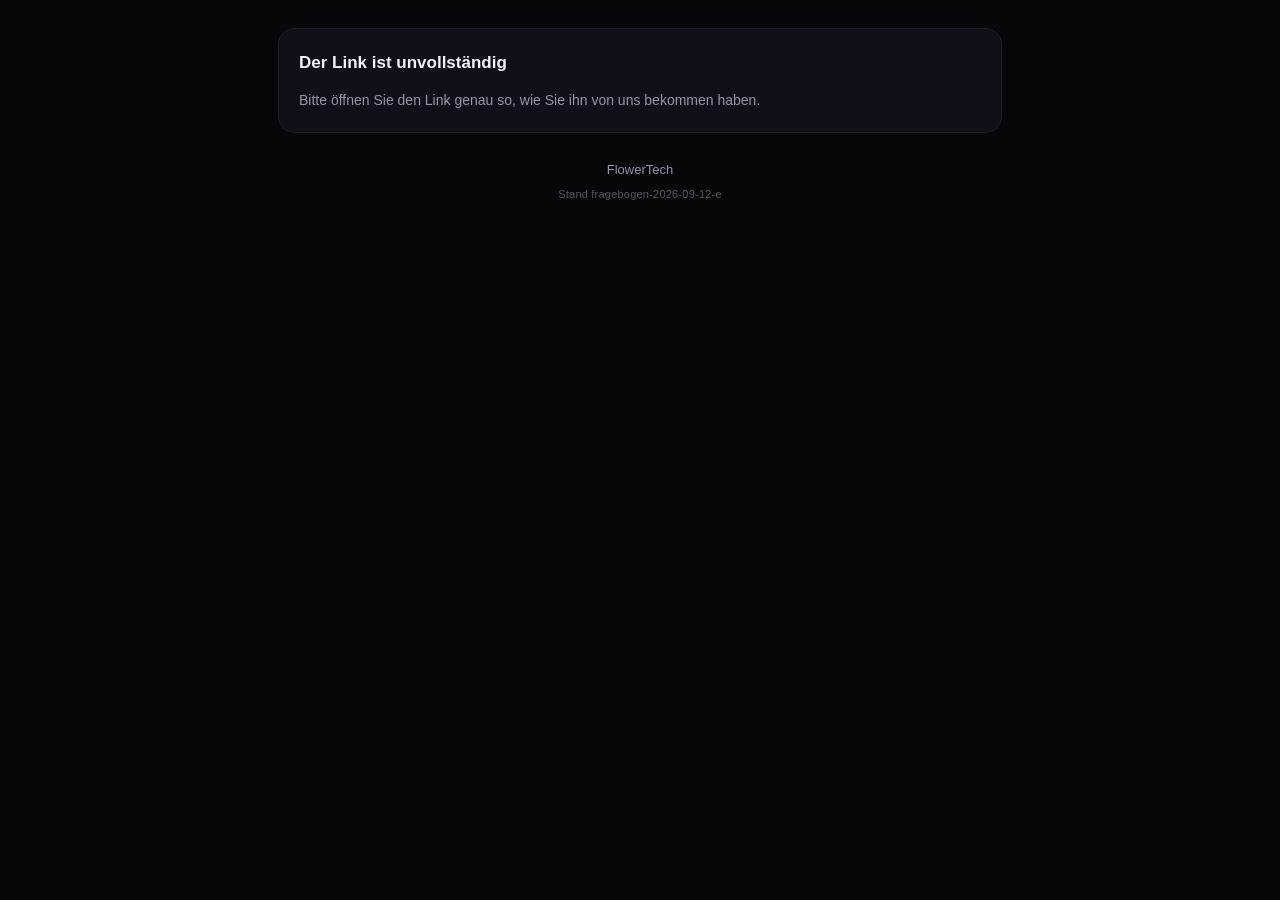
<file: fragebogen.html>
<!doctype html>
<html lang="de">
<head>
<meta charset="utf-8">
<meta name="viewport" content="width=device-width, initial-scale=1, viewport-fit=cover">
<meta name="robots" content="noindex, nofollow, noarchive">
<!-- Welcher Stand gerade ausgeliefert wird. Ohne diese Marke liess sich nach
     einer Aenderung nicht sagen, ob der Browser schon die neue Fassung hat —
     der Befund vom 11.09.2026 („Schritt 1 von 11, PR37 nicht angekommen?")
     war genau diese Frage. Die Marke steht auch sichtbar im Fuss, weil die
     Konsole nicht immer bedienbar ist. Bei jeder Aenderung mitziehen. -->
<meta name="ft-build" content="fragebogen-2026-09-12-e">
<meta name="referrer" content="no-referrer">
<title>Ihre Angaben — FlowerTech</title>
<link rel="icon" href="/favicon.svg">
<!-- Der Vision Room ist hier derselbe Baustein wie auf flowertech.ch. -->
<link rel="stylesheet" href="/visionroom.css">
<style>
  /* Eigenständig gehalten: diese Seite lädt bewusst nichts von der Hauptseite
     nach — sie soll auch dann stehen, wenn dort umgebaut wird. */
  /* Das FlowerTech-Bild bleibt dunkel — das ist die Oberflaeche. Hell wird nur,
     was die Website der Kundschaft zeigt: Sie soll wirken wie auf einem Blatt
     Papier und nicht in einer schwarzen Flaeche sitzen. */
  /* FlowerTech bleibt FlowerTech.
     -----------------------------------------------------------------------
     Der Rahmen — Kopfzeile, Verwaltung, Aenderungsleiste — ist FlowerTech-
     Code und sieht in JEDEM Kundenprojekt gleich aus: dunkel, mit den
     FlowerTech-Farben. Er laesst sich unveraendert ins naechste Projekt
     kopieren. Warm und familiaer ist die KUNDENWEBSITE — die lebt in ihrem
     eigenen Projekt und steht hier nur auf der hellen Buehne. */
  :root{
    --bg:#07070a; --card:#101018; --line:#1d1d29; --text:#f4f2f8; --muted:#9a94a8;
    --kopf:#0d0d13; --kopf-text:#f4f2f8; --kopf-dim:#9a94a8;
    --buehne:#f2f0f6; --buehne-line:#d9d5e2;
    --lime:#c8ff2e; --cyan:#25d5ff; --violet:#a06bff;
    --ok:#7bd88f; --err:#ff8181; --r:16px;
  }
  *{box-sizing:border-box}
  html,body{margin:0;background:var(--bg);color:var(--text)}
  body{font:16px/1.65 -apple-system,BlinkMacSystemFont,"Segoe UI",Roboto,Helvetica,Arial,sans-serif;
       -webkit-font-smoothing:antialiased}
  .wrap{max-width:760px;margin:0 auto;padding:28px 18px 72px}
  /* Der Seitenkopf wird ueber seine Klasse angesprochen, nicht ueber das
     Element: Die Kopfzeile des Cockpits ist ebenfalls ein <header> und darf
     von diesen Regeln nichts abbekommen (`flex-wrap:wrap` liesse ihre
     Umschalter in eine zweite, abgeschnittene Zeile rutschen). */
  .page-head{display:flex;gap:14px;align-items:center;margin-bottom:22px;flex-wrap:wrap}
  .mark{width:46px;height:46px;border-radius:15px;display:grid;place-items:center;flex:none;
    background:linear-gradient(135deg,rgba(200,255,46,.18),rgba(160,107,255,.22));
    border:1px solid rgba(160,107,255,.35);font-size:24px}
  h1{font-size:clamp(21px,4vw,28px);margin:0;letter-spacing:-.02em}
  h2{font-size:17px;margin:0 0 12px}
  .sub{color:var(--muted);font-size:14px;margin:3px 0 0}
  .card{background:var(--card);border:1px solid var(--line);border-radius:var(--r);padding:20px;margin-bottom:14px}
  label{display:block;margin-bottom:18px}
  .lbl{display:block;font-weight:600;margin-bottom:5px;font-size:14px}
  .req{color:var(--violet);font-weight:700}
  .hint{display:block;margin-top:6px;font-size:13px;line-height:1.5;color:var(--muted)}
  .bg-vorbelegt{font-size:14px;color:var(--muted);border-left:2px solid var(--lime);padding-left:12px}
  input,textarea,select{width:100%;padding:11px 13px;border:1px solid var(--line);border-radius:11px;
    background:var(--bg);color:var(--text);font:inherit}
  input:focus,textarea:focus,select:focus{outline:2px solid var(--violet);outline-offset:1px}
  textarea{resize:vertical;min-height:96px}
  [aria-invalid="true"]{border-color:rgba(160,107,255,.65)}
  button{font:inherit;font-weight:700;border:0;border-radius:12px;padding:14px 22px;cursor:pointer;
    color:#07070a;background:linear-gradient(135deg,var(--lime),var(--cyan))}
  button[disabled]{opacity:.5;cursor:progress}
  button[aria-disabled="true"]{background:var(--line);color:var(--muted);cursor:not-allowed}
  .need{margin:12px 0 0;font-size:14px;font-weight:600;line-height:1.5}
  .need::before{content:"→ ";color:var(--violet)}
  .need.done{font-weight:500;color:var(--muted)}
  .need.done::before{content:"✓ ";color:var(--lime)}
  .status{margin-top:14px;padding:12px 14px;border-radius:12px;font-size:14px;display:none}
  .status.show{display:block}
  .status.err{background:rgba(255,129,129,.12);border:1px solid rgba(255,129,129,.4);color:var(--err)}
  .status.ok{background:rgba(123,216,143,.12);border:1px solid rgba(123,216,143,.4);color:var(--ok)}
  .hp{position:absolute;left:-9999px;width:1px;height:1px;overflow:hidden}
  .page-foot{color:var(--muted);font-size:13px;text-align:center;margin-top:26px}
  /* ── Portal-Navigation ──────────────────────────────────────────────────
     Eine Adresse, fuenf Bereiche. Sie stehen IMMER alle da — auch die, die
     noch nicht bereit sind. Vorher war eine nicht freigegebene Stufe schlicht
     unsichtbar; die Kundschaft konnte nicht wissen, dass es sie ueberhaupt
     gibt, und der Ablauf wirkte wie zwei verschiedene Anwendungen. */
  .pnav{display:flex;gap:6px;overflow-x:auto;padding:4px 0 10px;margin:0 0 14px;
    scrollbar-width:none;-ms-overflow-style:none}
  .pnav::-webkit-scrollbar{display:none}
  .pnav button{flex:0 0 auto;background:var(--card);border:1px solid var(--line);color:var(--muted);
    font-size:13.5px;font-weight:600;padding:9px 14px;border-radius:11px;cursor:pointer;
    display:inline-flex;align-items:center;gap:7px}
  .pnav button[aria-selected="true"]{color:var(--text);border-color:var(--violet);
    background:linear-gradient(135deg,rgba(160,107,255,.16),rgba(37,213,255,.10))}
  .pnav button[data-state="locked"]{opacity:.62}
  .pnav .dot{width:7px;height:7px;border-radius:50%;background:var(--line);flex:none}
  .pnav button[data-state="ready"] .dot{background:var(--lime)}
  .pnav button[data-state="locked"] .dot{background:var(--muted)}
  /* Kopfzeile: Stand und Fortschritt in einem Blick. */
  .phead{display:flex;flex-wrap:wrap;gap:10px;align-items:center;margin:0 0 12px}
  .pstatus{font-size:13.5px;color:var(--muted)}
  .pbar{flex:1 1 160px;height:6px;border-radius:99px;background:var(--line);overflow:hidden;min-width:120px}
  .pbar i{display:block;height:100%;border-radius:99px;
    background:linear-gradient(90deg,var(--lime),var(--cyan))}
  .pcount{font-size:12.5px;color:var(--muted);font-variant-numeric:tabular-nums}
  /* Wartezustand: erklaert, statt leer zu sein. */
  .locked{border-style:dashed}
  .locked h2{color:var(--muted)}
  .lockmsg{display:flex;gap:11px;align-items:flex-start;color:var(--muted);font-size:14px;line-height:1.6}
  .lockmsg .ico{flex:none;font-size:17px;line-height:1.4}
  /* ── Eingebettete Vorschau ──────────────────────────────────────────────
     Die Website steht randlos in der Buehne. Kein eigener Rahmen, keine
     nachgebaute Adressleiste, keine zweite Bedienung: Alles, was man ueber
     die Ansicht tut, steht in der EINEN Kopfzeile darueber. */
  .pv-stage{display:flex;justify-content:center;height:100%;background:var(--buehne);
    padding:0}
  .pv-frame{width:100%;max-width:100%;border:0;background:#fff;height:100%;
    display:block;transition:max-width .2s ease}
  .pv-stage[data-view="mobil"]{padding:16px 0;background:var(--buehne)}
  .pv-stage[data-view="mobil"] .pv-frame{max-width:390px;border-radius:14px}
  .pv-hint{margin:0;padding:7px 14px;font-size:12.5px;color:var(--muted);
    background:rgba(160,107,255,.1);border-bottom:1px solid var(--line)}
  .pv-fallback{margin:0;padding:22px}
  .pv-addr{display:block;margin-top:9px;font-size:12.5px;color:var(--muted);
    word-break:break-all}

  /* ── Vorschau-Cockpit ───────────────────────────────────────────────────
     Eine ruhige, breite Ansicht statt gestapelter Abschnitte: oben eine
     schmale dunkle Kopfzeile mit Umschaltern, in der Mitte gross die
     Vorschau, rechts die Aenderungsleiste. Es ist immer GENAU EINE Ansicht
     zentral — die anderen ersetzen sie, statt darunter aufzugehen. */
  body.ck-on .wrap{max-width:none;padding:0}
  /* NUR der Seitenkopf und der Seitenfuss weichen dem Cockpit — und zwar ueber
     ihre eigenen Klassen. Die frueheren Fassungen hiessen `header` und
     `footer` nach dem Element: Damit traf die Regel auch die Kopfzeile des
     Cockpits, denn die IST ein <header>. Sie stand vollstaendig im DOM, mit
     allen Umschaltern — und war display:none. Ein Element nach seinem Typ
     auszublenden trifft immer auch das naechste gleichen Typs. */
  body.ck-on .page-head{display:none}
  body.ck-on .page-foot{display:none}
  .ck{display:flex;flex-direction:column;height:100vh;height:100dvh;background:var(--bg)}
  /* `display:flex` schlaegt das UA-`[hidden]`. Ohne diese Zeile stuende die
     Huelle schon vor den Daten da — mit leerer Kopfzeile ohne Umschalter. */
  .ck[hidden]{display:none}
  /* Die Kopfzeile ist FlowerTechs eigene, im aeusseren Dokument: Sie steht
     ueber der Buehne und wird nie mitgescrollt. Was im eingebetteten Rahmen
     steht, gehoert der fremden Seite und zaehlt hier nicht. */
  .ck-top{flex:0 0 auto;display:flex;align-items:center;gap:14px;padding:0 14px;height:52px;
    position:relative;z-index:2;
    background:var(--kopf);border-bottom:1px solid var(--kopf);color:var(--kopf-text)}
  .ck-brand{display:flex;align-items:center;gap:9px;min-width:0;flex:0 0 auto}
  .ck-brand .mk{width:26px;height:26px;border-radius:9px;display:grid;place-items:center;font-size:15px;
    background:linear-gradient(135deg,rgba(200,255,46,.2),rgba(160,107,255,.24));
    border:1px solid rgba(160,107,255,.4)}
  .ck-brand b{font-size:13.5px;letter-spacing:-.01em;white-space:nowrap}
  .ck-brand i{display:block;font-style:normal;font-size:11.5px;color:var(--kopf-dim);white-space:nowrap;
    overflow:hidden;text-overflow:ellipsis;max-width:34vw}
  .ck-views{display:flex;gap:4px;overflow-x:auto;flex:1 1 auto;min-width:0;scrollbar-width:none}
  .ck-views::-webkit-scrollbar{display:none}
  .ck-views button{flex:0 0 auto;background:transparent;border:1px solid transparent;color:var(--kopf-dim);
    font-size:12.5px;font-weight:600;padding:6px 11px;border-radius:9px;cursor:pointer}
  .ck-views button:hover{color:var(--kopf-text);background:rgba(255,255,255,.09)}
  .ck-views button[aria-selected="true"]{color:#0d0d13;background:linear-gradient(135deg,var(--lime),var(--cyan))}
  .ck-views button[data-state="locked"]{opacity:.5}
  .ck-right{display:flex;align-items:center;gap:6px;flex:0 0 auto}
  .ck-right button{font-size:12.5px;font-weight:600;padding:7px 12px;border-radius:9px;cursor:pointer;
    background:transparent;border:1px solid rgba(255,255,255,.24);color:var(--kopf-text)}
  .ck-right button.primary{background:linear-gradient(135deg,var(--lime),var(--cyan));color:#0d0d13;border:0}
  /* Desktop/Mobil als ein Paar — die einzige Breitenumschaltung der Oberflaeche. */
  .ck-seg{display:inline-flex;border:1px solid rgba(255,255,255,.24);border-radius:9px;overflow:hidden}
  .ck-seg button{border:0;border-radius:0;padding:7px 11px;color:var(--kopf-dim)}
  .ck-seg button[aria-pressed="true"]{background:rgba(255,255,255,.2);color:var(--kopf-text)}
  .ck-body{flex:1 1 auto;display:flex;min-height:0;min-width:0}
  .ck-stage{flex:1 1 auto;min-width:0;min-height:0;overflow:auto;padding:16px}
  /* Nur die aktive Ansicht steht zentral. */
  .ck-stage > [hidden]{display:none}
  /* Und im ganzen Cockpit gilt: `hidden` heisst ausnahmslos unsichtbar.
     -----------------------------------------------------------------------
     Hier steht `!important`, und zwar mit Absicht. Ohne es entscheidet die
     Spezifitaet, und die verliert diese Regel gegen jede etwas laengere
     Auswahl, die einem Element ein `display` gibt — genau so stand im
     Website-Tab ploetzlich die ganze Leistungsuebersicht neben der Website:
     `.ck-stage[data-rahmen="1"] .tile{display:flex}` (0,3,0) schlug
     `.ck [hidden]` (0,2,0) und holte auch die verborgenen Kacheln zurueck.
     `hidden` ist keine Gestaltungsfrage, die man abwaegt; es ist eine Aussage
     ueber Sichtbarkeit. Also gewinnt sie immer. */
  .ck [hidden]{display:none !important}
  .ck-side{flex:0 0 330px;min-width:0;border-left:1px solid var(--line);background:var(--card);
    overflow:auto;padding:16px}
  .ck-side[hidden]{display:none}
  .ck-side h3{font-size:14px;margin:0 0 4px}
  .ck-side .sub{margin-bottom:12px}
  .ck-side label{margin-bottom:12px}
  .ck-side button[type="submit"]{width:100%;padding:11px 16px;font-size:14px}
  .ck-wishes{margin:0 0 14px;padding:0;list-style:none;display:flex;flex-direction:column;gap:7px}
  .ck-wishes li{border:1px solid var(--line);border-radius:10px;padding:8px 10px;font-size:13px;line-height:1.45}
  .ck-wishes .k{display:inline-block;font-size:10.5px;font-weight:700;letter-spacing:.04em;
    text-transform:uppercase;color:var(--muted);margin-bottom:2px}
  /* Die eingerahmte Ansicht fuellt die Mitte randlos.
     -----------------------------------------------------------------------
     Kein zweites Fenster: keine Karte, kein Rand, keine Rundung, kein Abstand.
     Die Website beginnt direkt unter der Kopfzeile. */
  .ck-stage[data-rahmen="1"]{padding:0;overflow:hidden}
  .ck-stage[data-rahmen="1"] #area{height:100%}
  /* Nur die Kachel, die den Rahmen traegt — nicht `.tile` allgemein. Sonst
     bekaemen auch die verborgenen Kacheln ein `display`. */
  .ck-stage[data-rahmen="1"] #tilePreview,
  .ck-stage[data-rahmen="1"] #tileAdmin{background:transparent;border:0;border-radius:0;
    padding:0;margin:0;height:100%;display:flex;flex-direction:column}
  .ck-stage[data-rahmen="1"] .pv-stage{flex:1 1 auto;min-height:0}
  /* Gelesene Ansichten — Offerte, Vertrag, AGB, Verwaltung. Ruhig, flach,
     ohne Kachelwand: eine Spalte, Zwischentitel, Satzbreite. */
  .ck-h3{font-size:13px;letter-spacing:.02em;text-transform:uppercase;color:var(--muted);
    margin:18px 0 5px}
  .ck-liste{margin:0;padding-left:18px}
  .ck-liste li{margin-bottom:6px}
  .linkish{background:none;border:0;padding:0;font:inherit;color:var(--cyan);
    text-decoration:underline;cursor:pointer}
  /* ── Kunden-Backend (Ansicht „Verwaltung") ──────────────────────────────
     Aufbau der echten Verwaltung: Stand oben, Bereichsleiste links,
     Arbeitsflaeche in der Mitte, Vorschau daneben. Randlos in der Buehne, im
     dunklen Bild der uebrigen Oberflaeche. */
  .kb{display:flex;flex-direction:column;height:100%;min-height:0}
  .kb-status{flex:0 0 auto;display:flex;align-items:center;gap:14px;flex-wrap:wrap;
    padding:11px 16px;border-bottom:1px solid var(--line);background:#12111a}
  .kb-status-l b{display:block;font-size:14.5px;letter-spacing:-.01em}
  .kb-status-l span{font-size:12px;color:var(--muted)}
  .kb-status-r{margin-left:auto;display:flex;align-items:center;gap:7px;flex-wrap:wrap}
  .kb-chip{font-size:11.5px;color:var(--muted);border:1px solid var(--line);
    border-radius:99px;padding:3px 10px;white-space:nowrap}
  .kb-status-r button{font-size:12px;font-weight:600;padding:6px 12px;border-radius:9px;
    background:transparent;border:1px solid var(--line);color:var(--text);cursor:pointer}
  .kb-status-r button[aria-pressed="true"]{background:rgba(160,107,255,.26);
    border-color:transparent}
  .kb-body{flex:1 1 auto;display:flex;min-height:0}
  /* Bereichsleiste */
  .kb-leiste{flex:0 0 216px;overflow-y:auto;padding:10px 9px 26px;
    border-right:1px solid var(--line);background:#100f17}
  .kb-gruppe{display:block;padding:14px 9px 5px;font-size:10.5px;font-weight:700;
    letter-spacing:.1em;text-transform:uppercase;color:var(--muted)}
  .kb-nav{display:flex;width:100%;align-items:center;gap:8px;background:none;border:0;
    color:var(--muted);border-radius:9px;font:inherit;font-size:13px;text-align:left;
    padding:7px 9px;cursor:pointer}
  .kb-nav::before{content:"";width:6px;height:6px;border-radius:50%;flex:none;
    background:var(--line)}
  .kb-nav[data-farbe="a"]::before{background:#ffb347}
  .kb-nav[data-farbe="b"]::before{background:var(--cyan)}
  .kb-nav[data-farbe="c"]::before{background:var(--lime)}
  .kb-nav[data-farbe="d"]::before{background:var(--violet)}
  .kb-nav[data-stand="bereit"]::before{background:var(--ok)}
  .kb-nav[data-stand="arbeit"]::before{background:var(--lime)}
  .kb-nav[data-stand="geplant"]::before{background:rgba(160,107,255,.7)}
  .kb-nav:hover{background:rgba(255,255,255,.06);color:var(--text)}
  .kb-nav[aria-selected="true"]{background:rgba(160,107,255,.2);color:var(--text);
    font-weight:650}
  /* Arbeitsflaeche */
  .kb-work{flex:1 1 auto;min-width:0;overflow-y:auto;padding:22px 24px 40px}
  .kb-kopf{display:flex;align-items:baseline;gap:11px;flex-wrap:wrap}
  .kb-kopf h2{margin:0}
  .kb-stand{font-size:11px;font-weight:700;letter-spacing:.03em;text-transform:uppercase;
    border-radius:99px;padding:3px 9px;border:1px solid var(--line);color:var(--muted)}
  .kb-stand[data-stand="bereit"]{color:var(--ok);border-color:rgba(123,216,143,.4)}
  .kb-stand[data-stand="arbeit"]{color:var(--lime);border-color:rgba(200,255,46,.35)}
  .kb-lead{margin:7px 0 18px;color:var(--muted);font-size:14px;line-height:1.65;max-width:66ch}
  /* Woher die Vorbelegung stammt — und, wenn sie fehlt, dass sie fehlt. */
  .kb-quelle{margin:-8px 0 16px;font-size:13px;line-height:1.6;max-width:66ch;
    color:var(--lime);display:flex;gap:8px;align-items:baseline}
  .kb-quelle::before{content:"●";font-size:9px;line-height:1.9;opacity:.85}
  .kb-quelle[data-fehlt="1"]{color:var(--err)}
  .kb-felder{border:1px solid var(--line);border-radius:12px;overflow:hidden;
    background:var(--card);max-width:660px}
  .kb-zeile{display:flex;gap:14px;padding:10px 13px;border-bottom:1px solid var(--line);
    font-size:13.5px}
  .kb-zeile:last-child{border-bottom:0}
  .kb-name{flex:0 0 42%;color:var(--text);font-weight:600}
  .kb-wert{flex:1 1 auto;color:var(--muted)}
  .kb-wert.leer{font-style:italic;opacity:.75}
  .kb-feld{flex:1 1 auto;min-width:0;background:var(--bg);border:1px solid var(--line);
    border-radius:8px;color:var(--text);font:inherit;font-size:13.5px;padding:7px 10px}
  .kb-feld:focus{outline:2px solid var(--violet);outline-offset:1px}
  .kb-zeile:has(.kb-feld){align-items:center}
  .kb-pub{display:flex;gap:11px;align-items:center;flex-wrap:wrap;margin:14px 0 0}
  .kb-pub-note{flex:1 1 220px;min-width:0;font-size:12px;color:var(--muted);line-height:1.5}
  .kb-stats{display:grid;grid-template-columns:repeat(auto-fit,minmax(175px,1fr));
    gap:11px;margin-bottom:20px}
  .kb-stat{border:1px solid var(--line);border-radius:12px;padding:12px 13px;
    background:var(--card);display:flex;flex-direction:column;gap:2px}
  .kb-stat-l{font-size:11.5px;font-weight:600;letter-spacing:.02em;color:var(--muted)}
  .kb-stat-v{font-size:17px;letter-spacing:-.01em}
  .kb-stat-n{font-size:12px;color:var(--muted)}
  .kb-schritte{margin:0;padding-left:20px;font-size:13.5px;line-height:1.7;color:var(--muted)}
  .kb-schritte b{color:var(--text)}
  .kb-fluss{display:flex;gap:8px;margin:0 0 18px;padding:0;list-style:none;flex-wrap:wrap}
  .kb-fluss li{flex:1 1 130px;border:1px solid var(--line);border-radius:11px;
    padding:9px 11px;background:var(--card)}
  .kb-fluss li.on{border-color:rgba(200,255,46,.4)}
  .kb-fluss b{display:block;font-size:13.5px}
  .kb-fluss span{font-size:12px;color:var(--muted)}
  .kb-hinweis{margin:16px 0 0;font-size:13px;color:var(--muted);line-height:1.6;max-width:66ch}
  .kb-fuss{margin-top:20px;display:flex;gap:9px;flex-wrap:wrap}
  .kb-wunsch{background:linear-gradient(135deg,var(--lime),var(--cyan));color:#0d0d13;
    border:0;font-size:13px;font-weight:700;padding:9px 15px;border-radius:10px;cursor:pointer}
  .kb-fuss .kb-wunsch+.kb-wunsch{background:transparent;border:1px solid var(--line);
    color:var(--text)}
  /* Elementauswahl: Umschalter und Begleittext ueber der Vorschau. */
  .pick-bar{display:flex;gap:11px;align-items:center;flex-wrap:wrap;margin:0 0 12px}
  .pick-bar button{background:transparent;border:1px solid var(--line);color:var(--text);
    font-size:13px;font-weight:650;padding:8px 14px;border-radius:10px;cursor:pointer}
  .pick-bar button[aria-pressed="true"]{background:var(--violet);border-color:transparent;color:#fff}
  .pick-text{flex:1 1 240px;min-width:0;font-size:12.5px;color:var(--muted);line-height:1.55}
  .pick-bar button[data-art="fehlt"]+.pick-text{color:var(--err)}
  .pick-bar button[data-art="ok"]+.pick-text{color:var(--ok)}
  /* Vorschau daneben — und in „Website & Änderungswünsche" gross. */
  .kb-seite{flex:0 0 330px;min-width:0;display:flex;flex-direction:column;
    border-left:1px solid var(--line);background:#100f17}
  .kb-seite-kopf{flex:0 0 auto;padding:8px 13px;font-size:11.5px;font-weight:700;
    letter-spacing:.08em;text-transform:uppercase;color:var(--muted);
    border-bottom:1px solid var(--line)}
  .kb-seite .pv-stage{flex:1 1 auto;min-height:0}
  /* Die Vorschau fuellt, was die Arbeitsflaeche uebrig laesst — kein fester
     Deckel mehr. 560 Pixel waren auf einem grossen Bildschirm ein Fenster
     inmitten schwarzer Flaeche. */
  .kb-work[data-voll="1"]{display:flex;flex-direction:column;overflow:hidden;
    padding:16px 18px 0}
  .kb-work[data-voll="1"] .kb-lead{margin-bottom:11px}
  .kb-work[data-voll="1"] .kb-fuss{margin:11px 0}
  .kb-vorschau-gross{flex:1 1 auto;min-height:260px;border:1px solid var(--buehne-line);
    border-radius:12px;overflow:hidden;background:var(--buehne)}
  .kb-work[data-voll="1"] .kb-vorschau-gross{margin:0 -18px;border-left:0;border-right:0;
    border-radius:0}
  @media (max-width:900px){
    .kb-body{flex-direction:column}
    .kb-leiste{flex:0 0 auto;border-right:0;border-bottom:1px solid var(--line);
      display:flex;gap:6px;overflow-x:auto;padding:9px 10px;white-space:nowrap}
    .kb-gruppe{display:none}
    .kb-nav{width:auto;flex:0 0 auto}
    .kb-work{padding:16px 14px 30px}
    .kb-seite{flex:0 0 auto;border-left:0;border-top:1px solid var(--line);max-height:46vh}
  }
  /* Eintraege als Karten — hell, damit sie sich vom Rahmen abheben. */
  .kb-karten{display:grid;grid-template-columns:repeat(auto-fill,minmax(260px,1fr));gap:12px}
  .kb-karte{background:var(--card);border:1px solid var(--line);border-radius:14px;
    padding:12px 13px;display:flex;flex-direction:column;gap:8px}
  .kb-karte-kopf{display:flex;align-items:center;gap:9px}
  .kb-karte-kopf b{flex:1 1 auto;font-size:14px}
  .kb-weg{background:none;border:0;color:var(--err);font:inherit;font-size:12px;
    cursor:pointer;padding:2px 4px}
  .kb-ef{display:flex;flex-direction:column;gap:3px;font-size:12px;color:var(--muted)}
  .kb-plus{margin-top:14px;background:var(--card);border:1px dashed var(--line);
    color:var(--text);font:inherit;font-size:13px;font-weight:650;padding:10px 15px;
    border-radius:10px;cursor:pointer}
  .kb-leer{margin:0;color:var(--muted);font-size:13px}
  .kb-neu{background:transparent;border:1px solid currentColor;color:inherit;font:inherit;
    font-size:12px;font-weight:650;padding:3px 9px;border-radius:8px;cursor:pointer;
    margin-left:4px;white-space:nowrap}
  /* Der Wunsch-Dialog. Er liegt ueber allem, mittig, und nimmt genau eine
     Sache auf: was an der angetippten Stelle anders werden soll. */
  .dlg{position:fixed;inset:0;z-index:60;display:flex;align-items:center;
    justify-content:center;padding:18px;background:rgba(5,5,9,.6)}
  .dlg[hidden]{display:none}
  .dlg-box{width:min(460px,100%);max-height:88vh;overflow:auto;background:var(--card);
    border:1px solid var(--line);border-radius:14px;padding:16px 17px;
    box-shadow:0 24px 60px rgba(0,0,0,.5)}
  .dlg-kopf{display:flex;align-items:center;gap:10px;margin-bottom:9px}
  .dlg-kopf b{flex:1 1 auto;font-size:15px}
  .dlg-kopf button{background:none;border:0;color:var(--muted);font-size:22px;
    line-height:1;cursor:pointer;padding:0 4px}
  .dlg-stelle{margin:0 0 10px;font-size:13.5px;color:var(--text)}
  .dlg-stelle span{color:var(--muted)}
  .dlg-warn{margin:0 0 12px;font-size:12.5px;line-height:1.5;color:var(--err);
    background:rgba(255,129,129,.1);border:1px solid rgba(255,129,129,.3);
    border-radius:9px;padding:8px 11px}
  .dlg-fuss{display:flex;gap:9px;justify-content:flex-end;margin-top:12px}
  .dlg-fuss button{font-size:13px;font-weight:700;padding:9px 15px;border-radius:11px;
    border:0;cursor:pointer;background:linear-gradient(135deg,var(--lime),var(--cyan));color:#0d0d13}
  .dlg-fuss button.ghost{background:transparent;border:1px solid var(--line);color:var(--text)}
  /* Ansicht nicht verfuegbar: inline, mittig, erklaert. */
  .ck-lock{display:flex;flex-direction:column;align-items:center;justify-content:center;
    text-align:center;height:100%;min-height:320px;gap:9px;color:var(--muted);padding:30px 20px}
  .ck-lock .ico{font-size:30px}
  .ck-lock b{color:var(--text);font-size:16px}
  .ck-lock p{margin:0;max-width:440px;font-size:14px;line-height:1.6}
  @media (max-width:900px){
    .ck-body{flex-direction:column}
    .ck-side{flex:0 0 auto;border-left:0;border-top:1px solid var(--line);max-height:52vh}
    .ck-brand i{display:none}
    .ck-stage{padding:10px}
  }
  /* ── Ihr Bereich ────────────────────────────────────────────────────────
     Dieselbe Adresse zeigt mit der Zeit mehr: die versendete Offerte, später
     die freigegebene Vorschau und die Verwaltung. Was nicht freigegeben ist,
     steht hier NICHT — auch nicht als leerer Platzhalter. */
  .tile{border-left:3px solid var(--violet)}
  .tile h2{display:flex;align-items:center;gap:8px}
  .meta{color:var(--muted);font-size:14px;margin:0 0 14px}
  .meta b{color:var(--text)}
  .warn{color:var(--err);font-weight:600}
  /* Die Testkachel muss sich auf den ersten Blick von einer Offerte
     unterscheiden — sie ist unverbindlich und traegt keinen Preis. */
  #tileTest{border-left-color:var(--err)}
  /* Die AGB sind Beiwerk, kein Vorgang: ruhiger Rand, eingeklappte
     Abschnitte. Sie sollen auffindbar sein, nicht die Seite fuellen. */
  #tileTerms{border-left-color:var(--muted)}
  .agb{margin-top:12px;border-top:1px solid var(--line)}
  .agb-sec{border-bottom:1px solid var(--line)}
  .agb-sec>summary{cursor:pointer;padding:10px 2px;font-weight:600;font-size:15px;list-style:none}
  .agb-sec>summary::-webkit-details-marker{display:none}
  .agb-sec>summary::before{content:"+";display:inline-block;width:1.2em;color:var(--muted)}
  .agb-sec[open]>summary::before{content:"−"}
  .agb-sec>summary:hover{color:var(--violet)}
  .agb-sec p{margin:0 0 10px 1.2em;color:var(--muted);font-size:14px;line-height:1.6}
  .doc{width:100%;height:min(70vh,600px);border:1px solid var(--line);border-radius:12px;
    background:#fff;display:block}
  .acts{display:flex;gap:10px;flex-wrap:wrap;margin-top:12px}
  .btnlink{display:inline-block;text-decoration:none;font-weight:700;border-radius:12px;
    padding:13px 20px;color:#07070a;background:linear-gradient(135deg,var(--lime),var(--cyan))}
  .btnlink.ghost{background:transparent;border:1px solid var(--line);color:var(--text)}
  .acts button{padding:13px 20px}
  /* ── Vision Room ────────────────────────────────────────────────────────
     Er ist Teil DIESES Fragebogens, nicht ein zweiter Kanal: Die Idee und die
     gewählten Funktionen sind zwei Antworten, die mit allen anderen zusammen
     abgeschickt werden.

     Aussehen und Verhalten kommen aus visionroom.css / visionroom.js — exakt
     derselbe Baustein wie auf flowertech.ch. Die frühere, vereinfachte
     Chip-Fassung ist ersatzlos weg: zwei Oberflächen für dieselbe Sache
     driften auseinander. Hier steht nur noch die Einfassung. */
  .vr{margin:6px 0 18px}
  .vr h3{margin:0 0 4px;font-size:16px}
  .vr .vr-lead{color:var(--muted);font-size:13.5px;margin:0 0 14px}
  /* Die beiden Vision-Fragen bleiben die Wertträger des Bogens — bedient
     werden sie vom Zentrum der Mindmap, nicht mehr von Hand. */
  #vrCarriers{display:none}

  /* ══ Das Aussehen: FlowerTech, nicht Amtsformular ════════════════════════
     Befund (11.09.2026, Kundenlink Aljia): „dieser link sieht richtig kacke
     aus, eigentlich soll das im styl von flowertech dieses moderne haben."
     Zu Recht. Hier stand ein Werkblatt: graue Papierflaeche, schwarzer
     kantiger Balken, Monospace-Zeilenetiketten, tabellarisch graue Felder,
     „BLATT 01 VON 11", breite tote Raender. Das war eine technische
     Zeichnung — die erste Beruehrung mit FlowerTech ist aber keine
     Zeichnung, sondern eine Begruessung.

     flowertech.ch sieht so aus: schwarze Flaeche, grosse weisse Sans-Schrift,
     Neonlimette als einziger lauter Akzent, die sechsfarbige Bluete als
     Marke, weiche dunkle Felder, runde Knoepfe in Weiss und Limette, viel
     Luft. Genau das steht jetzt auch hier — dieselben Farbwerte, dieselbe
     Schrift, dieselbe Bluete, derselbe Knopf.

     Was sich NICHT geaendert hat: kein Feld, keine Frage, keine Id, keine
     Pflichtangabe, keine Vorbelegung, kein Upload, kein Versandweg. Das hier
     ist Gestaltung — die Mechanik darunter ist dieselbe wie vorher. */
  body[data-bogen="1"]{
    --bg0:#000; --bg1:#0a0a0d; --feld:#121216; --feld2:#17171d;
    --ink:#f6f6f4; --dim:#a3a3a8; --faint:#6b6b73;
    --li:rgba(246,246,244,.10); --li2:rgba(246,246,244,.22);
    --lime:#c8ff2e; --pink:#ff3ea5; --cyan:#25d5ff; --violet:#a06bff;
    background:var(--bg0);color:var(--ink);
  }
  /* Das Cockpit tritt ab — der Bogen ist die ganze Seite. */
  body[data-bogen="1"] .ck-top,
  body[data-bogen="1"] .ck-side{display:none}
  body[data-bogen="1"] .ck{height:auto;min-height:100dvh;background:var(--bg0)}
  body[data-bogen="1"] .ck-body{display:block}
  body[data-bogen="1"] .ck-stage{overflow:visible;padding:0;background:var(--bg0)}
  body[data-bogen="1"] .wrap{max-width:none;padding:0}

  /* Statt toter Raender: eine ruhige, mittige Spalte. Der Hintergrund bleibt
     durchgehend schwarz — es gibt kein „Blatt", das irgendwo aufhoert. */
  body[data-bogen="1"] #content{max-width:760px;margin:0 auto;
    padding:0 clamp(18px,5vw,28px) clamp(64px,10vw,120px);background:transparent}

  /* ── Kopf: Bluete, Name, Titel ───────────────────────────────────────── */
  body[data-bogen="1"] .bg-kopf{border:0;padding:clamp(38px,7vw,74px) 0 clamp(20px,3vw,30px)}
  body[data-bogen="1"] .bg-balken{background:transparent;padding:0;display:block}
  body[data-bogen="1"] .bg-kennung{flex:none}
  body[data-bogen="1"] .bg-zeile{margin:0 0 clamp(18px,3vw,26px);font-family:inherit;
    font-size:13px;letter-spacing:.01em;text-transform:none;color:var(--dim);
    display:flex;align-items:center;gap:10px;flex-wrap:wrap;font-weight:500}
  body[data-bogen="1"] .bg-zeile i{width:3px;height:3px;border-radius:50%;
    background:var(--faint);opacity:1}
  body[data-bogen="1"] .bg-zeile b{font-weight:600;color:var(--lime);background:none;
    padding:0;letter-spacing:0}
  body[data-bogen="1"] .bg-marke{display:flex;align-items:center;gap:11px;
    margin:0 0 clamp(22px,4vw,34px);font-size:15px;font-weight:650;letter-spacing:-.01em}
  body[data-bogen="1"] .bg-marke svg{display:block;flex:none}
  body[data-bogen="1"] #title{font-size:clamp(30px,6.4vw,52px);line-height:1.04;
    letter-spacing:-.035em;font-weight:700;margin:0;max-width:17ch;text-transform:none}
  body[data-bogen="1"] .bg-lead{margin:clamp(14px,2.4vw,20px) 0 0;padding:0;background:none;
    border:0;font-size:clamp(15px,1.7vw,17px);line-height:1.62;color:var(--dim);max-width:54ch}
  body[data-bogen="1"] .bg-lead.bg-vorbelegt{margin-top:14px;font-size:14px;
    border-left:2px solid var(--lime);padding-left:14px;color:var(--dim)}
  body[data-bogen="1"] .bg-meta{margin:clamp(16px,2.4vw,22px) 0 0;font-family:inherit;
    font-size:12.5px;letter-spacing:0;text-transform:none;color:var(--faint);
    text-align:left;line-height:1.8}
  body[data-bogen="1"] .bg-meta b{color:var(--dim);font-weight:600}
  /* Fassung und Stand sind zwei Angaben — sie brauchen zwei Zeilen, sonst
     steht dort „Fassung 1Stand 2.9.2026". */
  body[data-bogen="1"] .bg-meta span{display:block}

  /* ── Fortschritt: ein Balken, der zaehlt, statt „Blatt 01 von 11" ─────── */
  body[data-bogen="1"] .bg-fortschritt{display:flex;align-items:center;gap:14px;
    margin:clamp(24px,4vw,34px) 0 clamp(10px,2vw,16px)}
  body[data-bogen="1"] .bg-balkenspur{flex:1;height:4px;border-radius:100px;
    background:var(--li);overflow:hidden}
  body[data-bogen="1"] .bg-balkenspur i{display:block;height:100%;width:0;border-radius:100px;
    background:var(--lime);transition:width .35s cubic-bezier(.4,0,.2,1)}
  body[data-bogen="1"] .bg-schritt{font-size:12.5px;color:var(--faint);font-weight:600;
    white-space:nowrap;font-variant-numeric:tabular-nums}

  /* ── Ein Schritt ─────────────────────────────────────────────────────── */
  body[data-bogen="1"] .bg-blatt{display:block;margin:0 0 clamp(8px,1.6vw,12px)}
  body[data-bogen="1"] .bg-satz{display:grid;gap:clamp(10px,1.8vw,14px)}
  /* Die frueheren Blattkoepfe („BLATT 01 · ZEILEN 01–03") sind weg: Der
     Fortschritt steht oben, einmal, und zaehlt Schritte statt Blaetter. */
  body[data-bogen="1"] .bg-nr{display:none}

  /* ── Diagnosetafel (nur mit ?diagnose=1) ─────────────────────────────── */
  .ft-diagnose-box{margin:22px 0 0;padding:14px 16px;border:1px dashed var(--li2);
    border-radius:14px;background:var(--feld);font-size:12.5px}
  .ft-diagnose-box h2{font-size:14px;margin:0 0 6px}
  table.ft-diagnose{border-collapse:collapse;width:100%;font-size:11.5px}
  table.ft-diagnose th,table.ft-diagnose td{border:1px solid var(--li);padding:3px 6px;
    text-align:left;vertical-align:top;white-space:nowrap}
  table.ft-diagnose th{font-weight:600}

  /* ── Ein Feld ────────────────────────────────────────────────────────── */
  body[data-bogen="1"] label{display:block;margin:0;background:var(--feld);
    border:1px solid var(--li);border-radius:18px;
    padding:clamp(15px,2.4vw,19px) clamp(16px,2.6vw,21px);
    transition:border-color .2s, background .2s}
  body[data-bogen="1"] label:hover{border-color:var(--li2)}
  body[data-bogen="1"] label:focus-within{border-color:var(--lime);background:var(--feld2);
    box-shadow:0 0 0 3px rgba(200,255,46,.13)}
  body[data-bogen="1"] .lbl{display:flex;flex-wrap:wrap;gap:0 8px;align-items:baseline;
    margin:0 0 9px;padding:0;font-family:inherit;font-size:15px;font-weight:600;
    letter-spacing:-.01em;text-transform:none;color:var(--ink)}
  /* Die laufende Nummer bleibt — man kann sich am Telefon darauf beziehen —
     tritt aber zurueck: klein, gedaempft, nicht mehr Teil der Optik. */
  body[data-bogen="1"] .lbl .nr{color:var(--faint);font-weight:600;font-style:normal;
    font-size:12px;letter-spacing:0;font-variant-numeric:tabular-nums}
  body[data-bogen="1"] .req{color:var(--lime);font-weight:700;letter-spacing:0}
  body[data-bogen="1"] .lbl .sub{color:var(--faint);opacity:1;font-weight:500;font-size:13px}
  body[data-bogen="1"] input,
  body[data-bogen="1"] textarea,
  body[data-bogen="1"] select{
    width:100%;max-width:none;border:1px solid var(--li);border-radius:12px;
    background:var(--bg1);color:var(--ink);font:inherit;font-size:16px;line-height:1.5;
    padding:12px 14px;caret-color:var(--lime);transition:border-color .18s}
  body[data-bogen="1"] input::placeholder,
  body[data-bogen="1"] textarea::placeholder{color:var(--faint)}
  body[data-bogen="1"] textarea{min-height:118px;resize:vertical;padding-top:12px}
  body[data-bogen="1"] select{appearance:none;cursor:pointer;
    background-image:url("data:image/svg+xml,%3Csvg xmlns='http://www.w3.org/2000/svg' width='12' height='8' viewBox='0 0 12 8'%3E%3Cpath d='M1 1l5 5 5-5' stroke='%23a3a3a8' stroke-width='1.6' fill='none' stroke-linecap='round'/%3E%3C/svg%3E");
    background-repeat:no-repeat;background-position:right 15px center;padding-right:38px}
  /* Sichtbarer Fokus — nicht nur eine Kante am Feldrahmen, sondern am Feld
     selbst. Tastaturbedienung muss ohne Raten funktionieren. */
  body[data-bogen="1"] input:focus-visible,
  body[data-bogen="1"] textarea:focus-visible,
  body[data-bogen="1"] select:focus-visible{outline:2px solid var(--lime);outline-offset:2px;
    border-color:var(--lime)}
  body[data-bogen="1"] input:focus,
  body[data-bogen="1"] textarea:focus,
  body[data-bogen="1"] select:focus{border-color:var(--li2)}
  /* Eine offene Pflichtangabe ist ein Hinweis, kein Fehler: Sie bekommt einen
     ruhigen Rand, keine rote Warnung — gefragt wurde ja gerade erst. */
  body[data-bogen="1"] [aria-invalid="true"]{box-shadow:none}
  body[data-bogen="1"] [aria-invalid="false"]{border-color:rgba(200,255,46,.34)}
  body[data-bogen="1"] .hint{display:block;margin:8px 0 0;padding:0;background:none;
    font-family:inherit;font-size:13.5px;line-height:1.55;color:var(--faint)}

  /* ── Der Weg: Zurueck, Stand, Weiter ─────────────────────────────────── */
  body[data-bogen="1"] .bg-steuer{position:sticky;bottom:0;z-index:3;
    display:flex;align-items:center;gap:12px;flex-wrap:wrap;
    margin:clamp(18px,3vw,26px) 0 0;padding:20px 0 14px;border:0;
    /* Deckend, sobald etwas darunter durchlaeuft — sonst stehen Text und
       Karte uebereinander. Der Verlauf blendet nur die obere Kante weich. */
    background:linear-gradient(to top,var(--bg0) 76%,rgba(0,0,0,0))}
  body[data-bogen="1"] .bg-stand{margin:0;flex:1 1 auto;order:2;min-height:0;padding:0;
    border:0;font-family:inherit;font-size:12.5px;letter-spacing:0;text-transform:none;
    color:var(--faint);display:flex;align-items:center;justify-content:center;
    font-variant-numeric:tabular-nums}
  body[data-bogen="1"] .bg-steuer button{border-radius:100px;border:0;min-height:0;
    padding:14px 28px;font-family:inherit;font-size:14.5px;letter-spacing:0;
    text-transform:none;font-weight:650;background:#fff;color:#000;
    background-image:none;cursor:pointer;transition:background .2s, transform .2s, box-shadow .2s}
  body[data-bogen="1"] .bg-steuer button:hover{background:var(--lime);color:#000;
    transform:scale(1.03);box-shadow:0 10px 40px rgba(200,255,46,.2)}
  body[data-bogen="1"] .bg-steuer button:focus-visible{outline:2px solid var(--lime);
    outline-offset:3px}
  /* „Zurueck" ist der ruhige Weg: Umriss statt Flaeche. */
  body[data-bogen="1"] .bg-still{order:1;background:transparent;color:var(--ink);
    box-shadow:inset 0 0 0 1px var(--li2)}
  body[data-bogen="1"] .bg-still:hover{background:rgba(246,246,244,.08);color:var(--ink);
    box-shadow:inset 0 0 0 1px var(--li2)}
  body[data-bogen="1"] .bg-weiter{order:3}
  body[data-bogen="1"] #submit{order:3;background:var(--lime);color:#000}
  body[data-bogen="1"] #submit:hover{background:#fff;color:#000}
  body[data-bogen="1"] button[aria-disabled="true"]{background:var(--feld2);
    color:var(--faint);cursor:not-allowed;box-shadow:none}
  body[data-bogen="1"] button[aria-disabled="true"]:hover{background:var(--feld2);
    color:var(--faint);transform:none;box-shadow:none}

  /* ── Meldungen ───────────────────────────────────────────────────────── */
  body[data-bogen="1"] .need{margin:0;padding:12px 16px;border-radius:14px;border:0;
    font-family:inherit;font-size:13.5px;letter-spacing:0;line-height:1.55;
    text-transform:none;font-weight:500;color:var(--dim);background:var(--feld)}
  body[data-bogen="1"] .need:empty{display:none}
  body[data-bogen="1"] .need::before{content:"";display:inline-block;width:7px;height:7px;
    border-radius:50%;background:var(--violet);margin-right:9px;vertical-align:middle;
    color:transparent;font-weight:400}
  body[data-bogen="1"] .need.done::before{content:"";background:var(--lime)}
  body[data-bogen="1"] .bg-klein{margin:clamp(16px,2.6vw,24px) 0 0;padding:0;
    font-family:inherit;font-size:12.5px;line-height:1.7;letter-spacing:0;
    color:var(--faint);max-width:66ch}
  body[data-bogen="1"] .status{border-radius:14px;font-family:inherit;font-size:14px;
    letter-spacing:0;text-transform:none;padding:14px 16px;margin:12px 0 0;border:0}
  body[data-bogen="1"] .status.ok{background:rgba(200,255,46,.12);color:var(--lime);
    box-shadow:inset 0 0 0 1px rgba(200,255,46,.3)}
  body[data-bogen="1"] .status.err{background:rgba(255,62,165,.12);color:#ff86c4;
    box-shadow:inset 0 0 0 1px rgba(255,62,165,.34)}

  .foot-build{display:block;margin-top:4px;font-size:11px;opacity:.55;letter-spacing:.02em}
  body[data-bogen="1"] .page-foot{display:block;font-family:inherit;font-size:12px;
    letter-spacing:0;text-transform:none;color:var(--faint);text-align:left;
    margin:clamp(26px,4vw,40px) 0 0;padding:18px 0 0;border-top:1px solid var(--li)}

  /* ── Vision Room ─────────────────────────────────────────────────────
     Derselbe Baustein wie auf flowertech.ch, hier nur in denselben Rahmen
     gesetzt wie die uebrigen Schritte. Funktional bleibt er unberuehrt:
     Mehrfach-Upload, Logos, Referenz-Adressen mit Kommentaren. */
  body[data-bogen="1"] .vr{background:var(--feld);border:1px solid var(--li);
    border-radius:18px;padding:clamp(18px,2.8vw,24px);margin:0}
  body[data-bogen="1"] .vr h3{font-family:inherit;font-size:17px;letter-spacing:-.02em;
    text-transform:none;color:var(--ink);margin:0 0 8px;font-weight:700}
  body[data-bogen="1"] .vr h3::before{content:"";margin:0}
  body[data-bogen="1"] .vr .vr-lead{color:var(--dim);font-size:14px;max-width:60ch}
  body[data-bogen="1"] .mm{border-radius:16px;border:1px solid var(--li);box-shadow:none}
  /* Die Mindmap braucht Flaeche: In der 760-px-Lesespalte legten sich ihre
     Vorschlaege uebereinander. Auf breiten Schirmen tritt dieser eine Schritt
     deshalb aus der Spalte heraus und bleibt dabei mittig. Auf schmalen
     Geraeten aendert sich nichts — dort ist die Spalte ohnehin die Breite. */
  @media(min-width:1040px){
    body[data-bogen="1"] #blatt_vr .vr{width:min(1040px,calc(100vw - 48px));
      margin-left:50%;transform:translateX(-50%)}
  }

  /* ── Laden, Fehler, Danke ────────────────────────────────────────────── */
  body[data-bogen="1"] #answered,
  body[data-bogen="1"] #error,
  body[data-bogen="1"] #loading{background:var(--feld);border:1px solid var(--li);
    border-radius:18px;border-top:1px solid var(--li);color:var(--ink);
    max-width:760px;margin:clamp(38px,7vw,74px) auto;padding:clamp(22px,3.4vw,30px)}
  body[data-bogen="1"] #answered h2,
  body[data-bogen="1"] #error h2{font-size:clamp(20px,2.8vw,28px);letter-spacing:-.025em;
    text-transform:none;margin-bottom:8px}
  body[data-bogen="1"] #answered .sub,
  body[data-bogen="1"] #error .sub{color:var(--dim);font-size:15px}

  @media(max-width:520px){
    body[data-bogen="1"] .bg-steuer{gap:8px}
    body[data-bogen="1"] .bg-steuer button{flex:1 1 auto;padding:14px 20px}
    body[data-bogen="1"] .bg-stand{order:3;flex:1 0 100%;justify-content:flex-start}
  }

  /* Wer keine Bewegung will, bekommt keine. */
  @media(prefers-reduced-motion:reduce){
    body[data-bogen="1"] label,
    body[data-bogen="1"] input,
    body[data-bogen="1"] textarea,
    body[data-bogen="1"] select,
    body[data-bogen="1"] .bg-steuer button,
    body[data-bogen="1"] .bg-balkenspur i{transition:none}
    body[data-bogen="1"] .bg-steuer button:hover{transform:none}
  }

</style>
</head>
<body>
<div class="wrap">
  <div id="loading" class="card">Fragebogen wird geladen …</div>

  <div id="error" class="card" hidden>
    <h2 id="errorTitle">Dieser Fragebogen ist gerade nicht verfügbar</h2>
    <p class="sub" id="errorText"></p>
  </div>

  <!-- ── Vorschau-Cockpit ──────────────────────────────────────────────
       Eine ruhige, breite Ansicht: schmale Kopfzeile mit Umschaltern, in der
       Mitte GENAU EINE Ansicht, rechts die Aenderungsleiste. Die Ansichten
       ersetzen einander — sie stapeln sich nicht mehr untereinander. -->
  <div class="ck" id="ck" hidden>
    <!-- FlowerTechs eigene Kopfzeile — im aeusseren Dokument, nicht im
         eingebetteten Rahmen. Die `data-ft`-Marken machen das in DevTools und
         in den Tests eindeutig nachweisbar: `[data-ft="cockpit-header"]`
         gehoert dieser Seite, alles innerhalb von #pvFrame nicht. -->
    <header class="ck-top" id="ckTop" data-ft="cockpit-header">
      <div class="ck-brand" data-ft="brand"><span class="mk" aria-hidden="true">🌸</span>
        <span><b>FlowerTech</b><i id="ckProject" data-ft="project"></i></span></div>
      <nav class="ck-views" id="ckViews" data-ft="views" role="tablist" aria-label="Ansichten"></nav>
      <div class="ck-right">
        <span class="ck-seg" role="group" aria-label="Breite">
          <button type="button" id="ckDesktop" data-ft="desktop" aria-pressed="true">Desktop</button>
          <button type="button" id="ckMobil" data-ft="mobil" aria-pressed="false">Mobil</button>
        </span>
        <button type="button" id="ckReload" data-ft="reload" title="Ansicht neu laden">Neu laden</button>
        <button type="button" id="ckWish" data-ft="wish" class="primary" aria-pressed="false">Änderungswunsch</button>
      </div>
    </header>
    <div class="ck-body">
      <div class="ck-stage" id="ckStage">

  <!-- ── Der Bogen ────────────────────────────────────────────────────
       Keine Karte im Rahmen, sondern eine eigene Drucksache: Kopf, dann eine
       Strecke aus Blättern. Der Rahmen des Cockpits tritt dafür ganz ab
       (siehe `body[data-bogen]`). -->
  <section id="content" hidden>
    <header class="bg-kopf">
      <div class="bg-balken">
        <div class="bg-kennung">
          <!-- Dieselbe Bluete wie auf flowertech.ch: sechs Blaetter, sechs
               Farben, weisser Kern. Rein dekorativ, deshalb aria-hidden. -->
          <p class="bg-marke">
            <svg viewBox="0 0 100 100" width="26" height="26" aria-hidden="true" focusable="false">
              <path d="M50 47 C38.5 39 37.5 17 50 6 C62.5 17 61.5 39 50 47 Z" fill="#c8ff2e" transform="rotate(0 50 50)"/>
              <path d="M50 47 C38.5 39 37.5 17 50 6 C62.5 17 61.5 39 50 47 Z" fill="#25d5ff" transform="rotate(60 50 50)"/>
              <path d="M50 47 C38.5 39 37.5 17 50 6 C62.5 17 61.5 39 50 47 Z" fill="#3765ff" transform="rotate(120 50 50)"/>
              <path d="M50 47 C38.5 39 37.5 17 50 6 C62.5 17 61.5 39 50 47 Z" fill="#a06bff" transform="rotate(180 50 50)"/>
              <path d="M50 47 C38.5 39 37.5 17 50 6 C62.5 17 61.5 39 50 47 Z" fill="#ff3ea5" transform="rotate(240 50 50)"/>
              <path d="M50 47 C38.5 39 37.5 17 50 6 C62.5 17 61.5 39 50 47 Z" fill="#ff7a1a" transform="rotate(300 50 50)"/>
              <circle cx="50" cy="50" r="6" fill="#f6f6f4"/>
            </svg>
            <span id="subtitle">FlowerTech</span>
          </p>
          <h1 id="title">Ihre Angaben</h1>
          <p class="bg-zeile">Ein paar Fragen<i aria-hidden="true"></i>ca. 5 Minuten<i aria-hidden="true"></i><b>unverbindlich</b></p>
        </div>
        <p class="bg-meta" id="bogenMeta"></p>
      </div>
      <p class="bg-lead" id="intro"></p>
      <p class="bg-lead bg-vorbelegt" id="vorbelegt" hidden></p>
      <!-- Wo man steht: ein Balken statt „BLATT 01 VON 11". Die Zahl bleibt
           danebenstehen, damit die Laenge des Weges sichtbar bleibt. -->
      <div class="bg-fortschritt" id="bogenFortschritt" hidden>
        <span class="bg-balkenspur" aria-hidden="true"><i id="bogenBalken"></i></span>
        <span class="bg-schritt" id="bogenSchrittZahl"></span>
      </div>
    </header>

    <form id="form" novalidate>
      <div id="fields"></div>

      <!-- Vision Room — dieselbe Einladung, dieselbe Absendung. Er erzeugt
           bewusst keinen eigenen Vorgang: Idee und Funktionen sind zwei
           Antworten dieses Fragebogens.

           Er ist das letzte Blatt der Strecke. Das Blatt drumherum wird
           umgeblättert; ob es den Vision Room ueberhaupt gibt, entscheidet
           weiterhin er selbst (`#visionRoom[hidden]`). -->
      <section class="bg-blatt" id="blatt_vr" data-blatt="vr" hidden>
      <p class="bg-nr" id="bogenNrVr">Schritt 4 · Vision Room</p>
      <div class="bg-satz">
      <section class="vr" id="visionRoom" hidden aria-labelledby="vrHeading">
        <h3 id="vrHeading">Vision Room</h3>
        <p class="vr-lead" id="vrLead">Bauen Sie Ihre Idee zusammen — genau wie auf flowertech.ch.
          Das gehört zu denselben Angaben: Sie senden alles in einem Zug, es gibt keinen
          zweiten Versand.</p>
        <div id="visionRoomMount"></div>
        <div id="vrCarriers"></div>
      </section>
      </div>
      </section>

      <label class="hp" aria-hidden="true">Bitte leer lassen<input id="hp" tabindex="-1" autocomplete="off"></label>

      <!-- Der Fuss der Strecke: wo man steht, und der einzige Weg weiter.
           Gesendet wird erst auf dem letzten Blatt — dort tritt „Weiter“ ab. -->
      <div class="bg-steuer">
        <button type="button" id="bogenZurueck" class="bg-still" hidden>Zurück</button>
        <p class="bg-stand" id="bogenStand" aria-live="polite"></p>
        <button type="button" id="bogenWeiter" class="bg-weiter" hidden>Weiter</button>
        <button type="submit" id="submit" aria-disabled="true" aria-describedby="need">Antworten senden</button>
      </div>
      <p class="need" id="need" role="status" aria-live="polite"></p>
      <div class="status" id="status" role="status" aria-live="polite"></div>
      <p class="bg-klein">Ihre Angaben gehen direkt zu FlowerTech. Unverbindlich —
        Sie erhalten eine Rückmeldung, keine Rechnung.</p>
    </form>
    <!-- Nur mit ?diagnose=1: eine rein lesende Tafel fuer die Abnahme. Sie
         zeigt keine Antworten, keine Kundendaten und keinen Token. -->
    <section class="ft-diagnose-box" id="diagnose" hidden></section>
  </section>

  <!-- Der Fragebogen ist beantwortet oder abgeschlossen, aber es gibt schon
       etwas zu sehen: dann kein Fehlerkasten, sondern eine ruhige Notiz über
       dem Bereich. -->
  <div id="answered" class="card" hidden>
    <h2 id="answeredTitle"></h2>
    <p class="sub" id="answeredText"></p>
  </div>

  <!-- Ihr Bereich: EINE Adresse, fuenf Bereiche. Sie stehen immer alle da —
       was noch nicht bereit ist, zeigt einen erklaerten Wartezustand statt zu
       fehlen. Ein zweiter Link entsteht nie. -->
  <section id="area" hidden aria-label="Ihr Bereich">
    <article class="card tile" id="tileTest" hidden></article>
    <article class="card tile" id="tileOffer" hidden></article>
    <article class="card tile" id="tilePreview" hidden></article>
    <article class="card tile" id="tileContract" hidden></article>
    <article class="card tile" id="tileAdmin" hidden></article>
    <article class="card tile" id="tileTerms" hidden></article>
    <!-- Nicht verfuegbare Ansicht: inline und erklaert, nie eine leere Karte. -->
    <div class="ck-lock" id="ckLock" hidden></div>
  </section>

      </div>
      <!-- Aenderungsleiste: fest sichtbar neben der Vorschau. -->
      <aside class="ck-side" id="ckSide" hidden aria-label="Änderungswünsche"></aside>
    </div>
    <!-- Der Wunsch wird im Dialog geschrieben, nicht in der Leiste. -->
    <div class="dlg" id="pickDlg" hidden></div>
  </div>

  <footer class="page-foot" id="footer"><span id="footName">FlowerTech</span><span id="footBuild" class="foot-build"></span></footer>
</div>

<script src="/visionroom.js"></script>
<script>
/* Der öffentliche Fragebogen.
   -----------------------------------------------------------------------
   Er liest den veröffentlichten Fragebogen (Titel, Einleitung, Fragen) und
   sendet die Antworten an den abgesicherten Eingang. Er kennt kein Projekt,
   keine Kundendaten und keine internen IDs — es gibt hier schlicht nichts zu
   holen. Erst das Absenden erzeugt in Quantus einen Vorgang, und zwar genau
   einmal: der Idempotenz-Schlüssel hängt serverseitig am Einladungstoken. */
(function () {
  "use strict";

  var FORM_BASE = "https://jupidu-36804-default-rtdb.europe-west1.firebasedatabase.app";
  var PORTAL_ENDPOINT = "https://management-xo2-pro.netlify.app/.netlify/functions/flowertech-portal";
  /* Dateien aus dem Vision Room gehen als Roh-Bytes an diese Funktion — nie
     als Base64 in den Datensatz. Zurück kommt eine Referenz (id, name, type,
     size); nur diese Ids gehen später mit dem Bogen ab. Die Grenzen spiegeln
     INTAKE_UPLOAD_LIMITS aus Quantus: 5 MB pro Datei, 10 Dateien. */
  var UPLOAD_ENDPOINT = "https://management-xo2-pro.netlify.app/.netlify/functions/flowertech-upload";
  var UPLOAD_LIMITS = { maxBytes: 5 * 1024 * 1024, maxFiles: 10 };
  var FEHLER_DATEILISTE = "Früher hochgeladene Dateien konnten gerade nicht geladen werden. "
    + "Bitte laden Sie die Seite später noch einmal, bevor Sie dieselbe Datei erneut hochladen.";
  /* Solange nicht feststeht, WELCHE Dateien zu dieser Einladung schon
     hochgeladen sind, darf der Bogen nicht abgehen: er tröge sonst nur die
     Referenzen dieser Sitzung, und alles Frühere bliebe als Waise liegen —
     genau der Fehler, den der Leseweg behebt. Ohne Vision Room gibt es nichts
     zu warten, deshalb beginnt der Zustand bei „bereit". */
  var BESTAND_LAEDT = "laedt", BESTAND_BEREIT = "bereit", BESTAND_FEHLER = "fehler";
  var dateiBestand = BESTAND_BEREIT;
  var WARTETEXT = "Einen Moment: Ihre früher hochgeladenen Dateien werden noch geladen. "
    + "Ihre Eingaben bleiben stehen.";

  var el = function (id) { return document.getElementById(id); };
  var esc = function (v) {
    return String(v == null ? "" : v).replace(/[&<>"']/g, function (c) {
      return { "&": "&amp;", "<": "&lt;", ">": "&gt;", '"': "&quot;", "'": "&#39;" }[c];
    });
  };

  var chf = function (n) {
    return n == null || n === "" ? "" : "CHF " + Number(n).toLocaleString("de-CH",
      { minimumFractionDigits: 2, maximumFractionDigits: 2 });
  };
  var datum = function (v) {
    try { return new Date(v).toLocaleDateString("de-CH"); } catch (e) { return ""; }
  };
  // Nur HTTPS wird verlinkt. Quantus filtert bereits; hier die zweite Schranke,
  // damit auch ein manipulierter Datensatz nichts einschleusen kann.
  var safeUrl = function (v) {
    try {
      var u = new URL(String(v || ""));
      return u.protocol === "https:" ? u.toString() : "";
    } catch (e) { return ""; }
  };

  /* Das Offertendokument kommt bereits entschärft aus Quantus. Hier wird es ein
     zweites Mal entschärft und ein drittes Mal eingesperrt (sandboxed iframe
     ohne allow-scripts). Drei Schichten, nicht eine — das Dokument ist der
     einzige fremde HTML-Code, der diese Seite je erreicht. */
  var entschaerfen = function (html) {
    return String(html == null ? "" : html)
      .replace(/<script[\s\S]*?<\/script\s*>/gi, "")
      .replace(/<script\b[^>]*>/gi, "")
      .replace(/<iframe[\s\S]*?<\/iframe\s*>/gi, "")
      .replace(/<iframe\b[^>]*>/gi, "")
      .replace(/<object[\s\S]*?<\/object\s*>/gi, "")
      .replace(/<embed\b[^>]*>/gi, "")
      .replace(/\son[a-z]+\s*=\s*"[^"]*"/gi, "")
      .replace(/\son[a-z]+\s*=\s*'[^']*'/gi, "")
      .replace(/\son[a-z]+\s*=\s*[^\s>]+/gi, "")
      .replace(/javascript:/gi, "");
  };

  // Der Einladungstoken. Form wird geprüft, bevor irgendetwas geladen wird.
  var token = (function () {
    var raw = new URLSearchParams(location.search).get("e") || "";
    return /^[A-Za-z0-9_-]{24,64}$/.test(raw) ? raw : "";
  })();

  var questions = [];

  function fail(title, text) {
    el("loading").hidden = true;
    el("content").hidden = true;
    ckFragebogen(false, false);
    el("error").hidden = false;
    el("errorTitle").textContent = title;
    el("errorText").textContent = text;
  }

  /* Der Absendername steht im Fuss — und daneben, klein, welcher Stand dieser
     Seite gerade laeuft. Beides hat seine eigene Stelle, damit das eine das
     andere nicht ueberschreibt. */
  function setFooterName(name) {
    var n = el("footName");
    if (n) n.textContent = name;
    else if (el("footer")) el("footer").textContent = name;
  }
  function zeigeBuild() {
    var b = el("footBuild");
    if (!b || !document.querySelector) return;
    var m = document.querySelector('meta[name="ft-build"]');
    if (m) b.textContent = "Stand " + (m.getAttribute("content") || "");
  }

  function load() {
    if (!token) {
      return fail("Der Link ist unvollständig",
        "Bitte öffnen Sie den Link genau so, wie Sie ihn von uns bekommen haben.");
    }
    fetch(FORM_BASE + "/flowertech/intakeForms/" + encodeURIComponent(token) + ".json",
      { cache: "no-store", referrerPolicy: "no-referrer" })
      .then(function (r) {
        if (!r.ok) throw new Error("http");
        return r.json();
      })
      .then(function (data) {
        // Der Leerfall verrät nicht, ob es die Einladung je gab.
        if (!data || !data.questions || !data.questions.length) {
          return fail("Dieser Link ist nicht mehr gültig",
            "Möglicherweise wurde er erneuert. Melden Sie sich kurz bei uns, dann schicken wir Ihnen den aktuellen.");
        }
        // Der Bereich zuerst: Er gehört zu diesem Link und steht auch dann da,
        // wenn der Fragebogen längst ausgefüllt ist. Genau deshalb bleibt es
        // EINE Adresse.
        var bereich = renderArea(data);
        var name = (data.company && data.company.name) || "FlowerTech";
        if (data.status === "closed") {
          if (!bereich) {
            return fail("Dieser Fragebogen ist abgeschlossen",
              "Melden Sie sich bei uns, wenn Sie noch etwas ergänzen möchten.");
          }
          return ruhend(name, "Dieser Fragebogen ist abgeschlossen",
            "Ihre Unterlagen finden Sie weiterhin hier. Melden Sie sich bei uns, wenn Sie etwas ergänzen möchten.");
        }
        if (data.status === "answered") {
          if (!bereich) {
            return fail("Ihre Antworten sind bei uns",
              "Dieser Fragebogen wurde bereits ausgefüllt. Wir melden uns — und Sie können jederzeit nachfragen.");
          }
          return ruhend(name, "Ihre Antworten sind bei uns",
            "Der Fragebogen ist ausgefüllt. Alles Weitere zu Ihrem Vorhaben finden Sie hier — an derselben Adresse.");
        }
        render(data);
      })
      .catch(function () {
        fail("Gerade nicht erreichbar",
          "Der Fragebogen konnte nicht geladen werden. Bitte versuchen Sie es in ein paar Minuten erneut.");
      });
  }

  /* Der Fragebogen ist erledigt, der Bereich nicht: kein Fehlerkasten, sondern
     eine ruhige Notiz über den Kacheln. */
  function ruhend(name, titel, text) {
    el("loading").hidden = true;
    el("content").hidden = true;
    // Die Notiz gehoert in die Fragebogen-Ansicht. Steht gerade die Website
    // vorne, wird sie dort NICHT zusaetzlich untergeschoben — sonst waere die
    // gestapelte Wand wieder da, die das Cockpit gerade abloest.
    if (!ckFragebogen(false, true)) el("answered").hidden = false;
    el("answeredTitle").textContent = titel;
    el("answeredText").textContent = text;
    el("subtitle").textContent = name;
    setFooterName(name);
  }

  /* ── Ihr Bereich ────────────────────────────────────────────────────────
     Gelesen wird ausschliesslich `tiles` aus demselben Datensatz, den auch der
     Fragebogen benutzt — dieselbe Adresse, kein zweiter Abruf, keine zweite
     Seite. Jede Kachel hat ihre eigene Bedingung; ist sie nicht erfüllt, gibt
     es die Kachel nicht. Kein leerer Platzhalter, keine Andeutung.

     Was hier NIE steht, weil es gar nicht erst geliefert wird: Kontaktdaten,
     Projekt-ID, interne Notizen, Vertrag, AGB, Kundenportal. Gelesen werden
     ausdrücklich nur die unten benannten Felder — was sonst im Datensatz
     stünde, erreicht die Seite nicht.
     --------------------------------------------------------------------- */
  var OFFER_STATES = ["sent", "accepted", "declined", "expired"];

  /* ── Vorschau-Cockpit ───────────────────────────────────────────────────
     Genau EINE Ansicht steht zentral; die anderen ersetzen sie. Kein
     Kachelband, keine gestapelten Artikel, keine Formularwand ueber der
     Vorschau. Startansicht ist „Website", sobald eine Vorschau freigegeben
     ist — vorher der Fragebogen.

     `nodes` sind die Knoten, die zu einer Ansicht gehoeren. `bereich` sagt,
     welche Kategorie die Aenderungsleiste vorwaehlt — sie steht nur dort, wo
     es etwas zu aendern gibt: an der Website und an der Verwaltung. */
  var ANSICHTEN = [
    { key: "website", label: "Website", nodes: ["tilePreview"], bereich: "Website",
      warte: "Ihre Website entsteht gerade. Sobald ein Stand zum Anschauen bereit ist, "
        + "sehen Sie ihn hier — direkt auf dieser Seite." },
    { key: "verwaltung", label: "Verwaltung", nodes: ["tileAdmin"], bereich: "Verwaltung",
      warte: "Die Verwaltung kommt gemeinsam mit der Website-Vorschau. Dort pflegen Sie "
        + "später Ihre eigenen Inhalte." },
    { key: "offerte", label: "Offerte", nodes: ["tileOffer", "tileTest"],
      warte: "Ihre Kosten werden gerade vorbereitet. Sobald die Offerte steht, erscheint "
        + "sie hier — Sie müssen nichts weiter tun." },
    { key: "vertrag", label: "Vertrag", nodes: ["tileContract"],
      warte: "Der Projektvertrag entsteht aus Offerte und Leistungsumfang." },
    { key: "agb", label: "AGB & Kunde", nodes: ["tileTerms"],
      warte: "Die allgemeinen Geschäftsbedingungen stehen auf jeder gültigen Einladung." },
    { key: "fragebogen", label: "Fragebogen", nodes: ["content", "answered"],
      warte: "" },
  ];
  var ALLE_KNOTEN = ["content", "answered", "tilePreview", "tileAdmin",
    "tileOffer", "tileTest", "tileTerms", "tileContract"];
  var ckAnsicht = "";
  var ckBereit = {};
  var ckInhalt = {};
  var ckDaten = null;
  /* Steht am <html>, sobald das Cockpit aufgebaut ist. Fuer die Abnahme:
     `document.documentElement.dataset.ftCockpit` in der Konsole. */
  var CK_BUILD = "ft-vorbelegt-3";

  /* Der Name des Vorhabens kommt aus den Daten — die Seite erfindet keinen.
     Der Datensatz kennt bewusst KEINEN Projektnamen (kein Feld dafuer, keine
     interne ID). Was es gibt: den Titel der Einladung und den Titel der
     Leistungsuebersicht. „Ihre Angaben" ist der Vorgabetitel des Fragebogens
     und benennt kein Vorhaben — dann bleibt die Zeile lieber leer. */
  function projektName(data) {
    var tiles = (data && data.tiles) || {};
    var kandidaten = [
      data && data.title,
      tiles.testService && tiles.testService.title,
      tiles.offer && tiles.offer.title,
    ];
    for (var i = 0; i < kandidaten.length; i++) {
      var wert = String(kandidaten[i] == null ? "" : kandidaten[i]).trim();
      if (wert && wert !== "Ihre Angaben") return wert;
    }
    return "";
  }

  /* Ein einzelner Bereich darf nie die ganze Seite mitreissen. Bisher lief der
     Aufbau der Bereiche VOR dem Cockpit und ohne Netz: Stolperte ein Bereich
     ueber eine unerwartete Form in den Daten, sprang die Kette in den
     Fehlerzweig — die bereits gezeichnete Vorschau blieb stehen, die Kopfzeile
     entstand nie. Genau so sieht eine Seite ohne Kopfzeile aus. Jetzt faellt
     ein solcher Bereich einzeln aus, sichtbar als nicht verfuegbar. */
  function sicher(fn, tile, id) {
    try {
      return fn(tile);
    } catch (e) {
      if (console && console.warn) console.warn("Bereich nicht darstellbar:", id);
      return hide(id);
    }
  }

  function renderArea(data) {
    /* Ein aelterer, schon veroeffentlichter Datensatz kennt `tiles` gar nicht.
       Fuer den bleibt alles wie bisher: kein Cockpit, kein Umschalten — sonst
       behauptete eine alte Veroeffentlichung Ansichten, die es zu ihrer Zeit
       nicht gab. */
    var hatBereiche = !!(data && data.tiles && typeof data.tiles === "object");
    var tiles = (data && data.tiles) || {};
    // Vertrag und Verwaltung entstehen aus dem Datensatz, nicht aus einer
    // eigenen Kachel — sie brauchen ihn deshalb zur Hand.
    ckDaten = data || null;
    var test = sicher(renderTest, tiles.testService, "tileTest");
    var offer = sicher(renderOffer, tiles.offer, "tileOffer");
    var preview = sicher(renderPreview, tiles.preview, "tilePreview");
    // Die Verwaltung erscheint nie allein. Sie gehört zur Vorschau — ohne
    // sichtbare Vorschau bleibt sie weg, auch wenn eine Adresse mitkäme.
    var admin = preview ? sicher(renderAdmin, tiles.admin, "tileAdmin") : hide("tileAdmin");
    var contract = sicher(renderContract, tiles.contract, "tileContract");
    var terms = sicher(renderTerms, tiles.terms, "tileTerms");

    var etwas = test || offer || preview || contract || admin || terms;
    var area = el("area");
    if (!hatBereiche) {
      if (area) area.hidden = !etwas;
      return etwas;
    }

    ckBereit = {
      website: !!preview, verwaltung: !!admin,
      offerte: !!(offer || test), vertrag: !!contract, agb: !!terms, fragebogen: true,
    };
    if (area) area.hidden = false;
    // Auch das Cockpit selbst darf die Seite nicht mitreissen.
    try {
      ckStart(data, !!preview, etwas);
    } catch (e) {
      if (console && console.warn) console.warn("Cockpit unvollständig aufgebaut.");
    }
    return etwas;
  }

  /* Das Cockpit aufbauen und die Startansicht waehlen. */
  function ckStart(data, hatVorschau, etwas) {
    var ck = el("ck");
    if (!ck) return;
    /* Welche der beiden Fragebogen-Ansichten gilt, sagt der Datensatz — nicht
       der DOM. Beide sind statische Behaelter; ihr Inhalt steckt in
       Unterknoten, und die Seite entscheidet zwischen Fehlerkasten, Notiz und
       Bogen erst NACH dem Bereichsaufbau. Erledigt ohne Inhalt endet im
       Fehlerkasten — dann gehoert hier weder Bogen noch Notiz hinein. */
    var erledigt = data && (data.status === "answered" || data.status === "closed");
    ckInhalt = erledigt
      ? { content: false, answered: !!etwas }
      : { content: true, answered: false };
    ck.hidden = false;
    if (document.body && document.body.classList) document.body.classList.add("ck-on");
    /* Eine Marke am Dokument selbst: So laesst sich in Chrome in einem Griff
       feststellen, ob wirklich diese Fassung ausgeliefert wird — und dass die
       Kopfzeile zum aeusseren Dokument gehoert, nicht zum fremden Rahmen. */
    if (document.documentElement && document.documentElement.setAttribute) {
      document.documentElement.setAttribute("data-ft-cockpit", CK_BUILD);
    }

    var name = el("ckProject");
    if (name) name.textContent = projektName(data);

    var views = el("ckViews");
    if (views) {
      // Jeder Umschalter traegt eine eigene id: So haengt die Verdrahtung nicht
      // an querySelectorAll — und der Wechsel bleibt ohne Browser pruefbar.
      views.innerHTML = ANSICHTEN.map(function (a) {
        return '<button type="button" role="tab" id="ckView_' + esc(a.key) + '" ' +
          'data-ft="view" data-ansicht="' + esc(a.key) + '" ' +
          'data-state="' + (ckBereit[a.key] ? "ready" : "locked") + '" aria-selected="false">' +
          esc(a.label) + "</button>";
      }).join("");
      ANSICHTEN.forEach(function (a) {
        var btn = el("ckView_" + a.key);
        if (btn) btn.addEventListener("click", function () { ckZeige(a.key); });
      });
    }

    /* EIN Knopf für den Wunsch: «Änderungswunsch» führt zur Website und
       schaltet dort direkt die Elementauswahl ein — antippen, Dialog, fertig.
       Ein zweiter Klick beendet die Auswahl. Ein getrennter Schalter
       «Element auswählen» daneben war derselbe Weg mit zwei Namen. */
    var wish = el("ckWish");
    if (wish) wish.addEventListener("click", function () {
      if (pickAn) { pickSetzen(false); return; }
      if (ckAnsicht !== "website") ckZeige("website");
      pickSetzen(true);
    });

    var mobil = el("ckMobil");
    if (mobil) mobil.addEventListener("click", function () { ckMobilSetzen(true); });
    var desktop = el("ckDesktop");
    if (desktop) desktop.addEventListener("click", function () { ckMobilSetzen(false); });

    var neu = el("ckReload");
    if (neu) neu.addEventListener("click", ckNeuLaden);

    // Sobald eine Vorschau freigegeben ist, ist „Website" die Startansicht.
    ckZeige(hatVorschau ? "website" : "fragebogen");
  }

  /* Desktop oder Mobil — EIN Schalter, zwei Anzeigen. Der Knopf in der
     Kopfzeile und das Paar im Vorschaurahmen zeigen immer denselben Stand;
     sonst haette die Kundschaft zwei Schalter, die sich widersprechen. */
  function ckMobilSetzen(an) {
    var mobil = el("ckMobil");
    var desktop = el("ckDesktop");
    if (mobil) mobil.setAttribute("aria-pressed", String(!!an));
    if (desktop) desktop.setAttribute("aria-pressed", String(!an));
    var st = el("pvStage");
    if (st) st.setAttribute("data-view", an ? "mobil" : "desktop");
  }

  /* Neu laden — der Knopf der Kopfzeile. Er laedt genau die Ansicht neu, die
     gerade vorne steht; ohne Rahmen gibt es nichts neu zu laden. */
  function ckNeuLaden() {
    var frame = el("pvFrame");
    if (!frame || ckAnsicht !== "website") return false;
    var quelle = frame.getAttribute ? frame.getAttribute("src") : frame.src;
    if (!quelle) return false;
    var zurueck = el("pvFallback");
    if (zurueck) zurueck.hidden = true;
    frame.src = quelle;
    return true;
  }

  /* Eine Ansicht zeigen — die anderen weg. */
  function ckZeige(key) {
    var treffer = null;
    ANSICHTEN.forEach(function (a) { if (a.key === key) treffer = a; });
    if (!treffer) return;
    ckAnsicht = key;

    ALLE_KNOTEN.forEach(function (id) {
      var node = el(id);
      if (node && treffer.nodes.indexOf(id) < 0) node.hidden = true;
    });
    var etwasSichtbar = false;
    treffer.nodes.forEach(function (id) {
      var node = el(id);
      if (!node) return;
      // Ein Knoten ohne Inhalt bleibt weg — dafuer greift der Sperrzustand.
      // Die beiden Fragebogen-Behaelter tragen ihren Inhalt in Unterknoten;
      // fuer sie zaehlt der beim Aufbau festgehaltene Stand.
      var da = Object.prototype.hasOwnProperty.call(ckInhalt, id)
        ? !!ckInhalt[id] : !!String(node.innerHTML || "").trim();
      if (da) { node.hidden = false; etwasSichtbar = true; }
    });

    // Nicht verfuegbar: inline erklaert, mittig, statt leerer Karte.
    var lock = el("ckLock");
    if (lock) {
      if (etwasSichtbar) { lock.hidden = true; lock.innerHTML = ""; }
      else {
        lock.innerHTML = '<div class="ico" aria-hidden="true">⏳</div>' +
          "<b>" + esc(treffer.label) + " — wird vorbereitet</b>" +
          "<p>" + esc(treffer.warte) + "</p>";
        lock.hidden = false;
      }
    }

    ANSICHTEN.forEach(function (a) {
      var btn = el("ckView_" + a.key);
      if (btn) btn.setAttribute("aria-selected", String(a.key === key));
    });
    /* Die Aenderungsleiste steht dort, wo es etwas zu aendern gibt: an der
       Website und an der Verwaltung. Sie kommt mit der richtigen Kategorie —
       wer in der Verwaltung etwas anmerkt, meint die Verwaltung. In Offerte,
       Vertrag, AGB und Fragebogen hat sie nichts verloren. */
    var seite = el("ckSide");
    var mitLeiste = !!treffer.bereich && !!ckBereit[key] && etwasSichtbar;
    if (seite) seite.hidden = !mitLeiste;
    if (mitLeiste) {
      var wahl = el("crArea");
      if (wahl) wahl.value = treffer.bereich;
    }

    /* Die eingerahmte Ansicht laeuft randlos bis an die Kopfzeile; die
       gelesenen Ansichten behalten ihren Satzspiegel. Desktop/Mobil und
       „Neu laden" gehoeren nur zur eingerahmten. */
    var buehne = el("ckStage");
    /* Randlos fuellen beide Ansichten, die eine Arbeitsflaeche tragen: die
       Website und die Verwaltung. Ohne das steckte das Kunden-Backend in einer
       gepolsterten Karte und schrumpfte auf Inhaltshoehe — viel schwarze
       Flaeche, ein winziges Fenster. */
    var rahmen = (key === "website" || key === "verwaltung") && etwasSichtbar;
    if (buehne) {
      buehne.setAttribute("data-ansicht", key);
      if (rahmen) buehne.setAttribute("data-rahmen", "1");
      else buehne.removeAttribute("data-rahmen");
    }
    /* Auf dem Fragebogen tritt der Rahmen ab: Er ist eine eigene Drucksache,
       kein Inhalt in FlowerTechs Huelle. In jeder anderen Ansicht bleibt der
       Rahmen genau so, wie er in jedes Kundenprojekt kopiert wird. */
    bogenModus(key === "fragebogen" && etwasSichtbar);

    // Breite und Neuladen gehoeren zur eingebetteten Website, nicht zum Backend.
    var amRahmen = key === "website" && etwasSichtbar;
    ["ckDesktop", "ckMobil", "ckReload"].forEach(function (id) {
      var btn = el(id);
      if (btn) btn.hidden = !amRahmen;
    });
    // Beim Ansichtswechsel gilt die Auswahl nicht weiter — sonst faenge ein
    // unsichtbarer Rahmen Klicks ab.
    if (!amRahmen && pickAn) pickSetzen(false);
    if (amRahmen) { pickVerbunden = false; pickSenden(pickAn ? "arm" : "disarm"); }
  }

  /* Bogen, Notiz und Fehlerkasten entscheiden sich ERST nach dem Bereichsaufbau
     — sie duerfen die gewaehlte Ansicht deshalb nicht ueberstimmen. Statt
     `hidden` selbst zu setzen, melden sie hier, was es zu zeigen gaebe; wann es
     drankommt, entscheidet das Cockpit. Ohne Cockpit (alter Datensatz) gibt die
     Funktion `false` zurueck, und die Seite schaltet wie bisher selbst. */
  function ckFragebogen(hatBogen, hatNotiz) {
    ckInhalt = { content: !!hatBogen, answered: !!hatNotiz };
    var ck = el("ck");
    if (!ck || ck.hidden || !ckAnsicht) return false;
    ckZeige(ckAnsicht);
    return true;
  }

  function hide(id) {
    var node = el(id);
    if (node) { node.hidden = true; node.innerHTML = ""; }
    return false;
  }

  /* Stufe 2 — die Offerte. Ein Entwurf hat hier nichts verloren: Neben der
     Freigabe in Quantus prüft die Seite selbst, dass ein echter Versandstatus
     UND ein Versandzeitpunkt dastehen. */
  function renderOffer(tile) {
    if (!tile || OFFER_STATES.indexOf(String(tile.status || "")) < 0 || !tile.sentAt) {
      return hide("tileOffer");
    }
    var doc = tile.document || {};
    var html = entschaerfen(doc.html);
    var datei = safeUrl(doc.url);
    var teile = [];
    if (tile.number) teile.push("Nr. <b>" + esc(tile.number) + "</b>");
    if (tile.amount != null) teile.push("<b>" + esc(chf(tile.amount)) + "</b>");
    if (tile.validUntil) teile.push("gültig bis <b>" + esc(datum(tile.validUntil)) + "</b>");
    if (tile.statusLabel) teile.push("Status: <b>" + esc(tile.statusLabel) + "</b>");

    el("tileOffer").innerHTML =
      "<h2>Offerte</h2>" +
      (tile.title ? '<p class="sub">' + esc(tile.title) + "</p>" : "") +
      '<p class="meta">' + teile.join(" · ") +
      (tile.expired ? '<br><span class="warn">Die Gültigkeit ist abgelaufen — melden Sie sich, ' +
        "wir stellen die Offerte gerne neu aus.</span>" : "") + "</p>" +
      (html ? '<iframe class="doc" id="offerDoc" title="Ihre Offerte" sandbox loading="lazy"></iframe>' : "") +
      '<div class="acts">' +
        (html ? '<button type="button" id="offerPrint">Drucken / als PDF speichern</button>' : "") +
        (datei ? '<a class="btnlink ghost" id="offerFile" href="' + esc(datei) +
          '" target="_blank" rel="noopener noreferrer">Dokument öffnen</a>' : "") +
      "</div>";
    el("tileOffer").hidden = false;

    if (html) {
      el("offerDoc").srcdoc = html;
      el("offerPrint").addEventListener("click", function () {
        // Gedruckt wird das Dokument selbst — in einem eigenen Fenster, das
        // nichts von dieser Seite mitbekommt (noopener).
        var w = window.open("", "_blank", "noopener");
        if (!w) return;
        w.document.write(html);
        w.document.close();
        if (w.focus) w.focus();
        if (w.print) w.print();
      });
    }
    return true;
  }

  /* Stufe 3 — die Vorschau samt Änderungswünschen. Sie erscheint nur mit einer
     echten HTTPS-Adresse; das Formular nur, wenn Quantus die Rückmeldung
     ausdrücklich geöffnet hat (`feedback`). Der Wunsch geht über denselben
     Einladungstoken an denselben Eingang und landet damit an genau diesem
     Vorgang — es gibt keinen zweiten Weg und keine Projekt-ID im Browser. */
  function renderPreview(tile) {
    var url = tile ? safeUrl(tile.url) : "";
    if (!url) return hide("tilePreview");
    var feedback = tile.feedback === true;

    // Eine Vorschau, die nicht aus der bestätigten Claude-Code-Rückgabe stammt,
    // wird als das benannt, was sie ist: eine manuelle Testvorschau. Sie
    // erscheint trotzdem vollständig — verschwiegen wird nichts, behauptet
    // aber auch nichts Fertiges.
    var vorlaeufig = tile.provisional === true;

    /* Die Website steht randlos in der Buehne — sonst nichts.
       -------------------------------------------------------------------
       Vorher trug diese Kachel eine eigene Ueberschrift, einen Einleitungstext,
       ein eigenes Desktop/Mobil-Paar, „In neuem Tab oeffnen" und eine
       nachgebaute Browser-Adressleiste. Zusammen mit der Kopfzeile darueber
       las sich das als zwei ineinandergeschachtelte Anwendungen. Alles davon
       gehoert in die EINE Kopfzeile; hier bleibt die Website selbst.

       Was bleibt: der Rueckweg, wenn die Einbettung technisch blockiert ist.
       Er ist verborgen, bis genau das eintritt — dann trägt er auch die
       ausgeschriebene Adresse. */
    el("tilePreview").innerHTML =
      (vorlaeufig
        ? '<p class="pv-hint">Testvorschau — Zwischenstand. Ihre Rückmeldung fliesst ' +
          "direkt in die nächste Fassung ein.</p>"
        : "") +
      '<div class="pv-stage" id="pvStage" data-view="desktop">' +
        /* Die Vorschau ist zum BENUTZEN da, nicht zum Anschauen: Navigation,
           Knoepfe, Seitenwechsel muessen im Rahmen funktionieren. Dafuer
           braucht es neben Skripten und gleicher Herkunft auch Formulare
           (Suche, Kontakt) und Popups (Verweise mit eigenem Ziel).

           Was gesperrt bleibt, bleibt gesperrt — und das ist das Entscheidende:
           OHNE `allow-top-navigation` kann die eingebettete Seite diese Seite
           hier nicht ersetzen, und ohne `allow-popups-to-escape-sandbox`
           erben geoeffnete Fenster dieselben Schranken. Der Token bleibt
           ausserdem draussen (`referrerpolicy`). */
        '<iframe class="pv-frame" id="pvFrame" title="Vorschau Ihrer Website" ' +
          'referrerpolicy="no-referrer" ' +
          'sandbox="allow-scripts allow-same-origin allow-forms allow-popups" ' +
          'src="' + esc(einbettUrl(url)) + '"></iframe>' +
      "</div>" +
      '<div class="pv-fallback" id="pvFallback" hidden>' +
        '<p class="lockmsg"><span class="ico" aria-hidden="true">↗</span><span>' +
        "Diese Website erlaubt keine Einbettung. Öffnen Sie die Vorschau deshalb " +
        "in einem eigenen Tab — Ihre Änderungswünsche schreiben Sie danach wieder hier." +
        "</span></p>" +
        '<div class="acts"><a class="btnlink" id="previewOpen" href="' + esc(url) +
          '" target="_blank" rel="noopener noreferrer">Vorschau in neuem Tab öffnen</a>' +
          '<span class="pv-addr" id="previewUrlText">' + esc(url) + "</span></div>" +
      "</div>";
    ckSeite(feedback);
    el("tilePreview").hidden = false;
    wirePreviewFrame(url);
    return true;
  }

  /* Die Adresse, die IN den Rahmen geht.
     -----------------------------------------------------------------------
     In die Buehne gehoert die WEBSITE — nicht eine Praesentationshuelle um
     sie herum. Eine solche Huelle liegt typischerweise auf einem eigenen Pfad
     desselben Hosts (`…/vorschau/`) und bringt eigene Kopfzeile, eigene Reiter
     und eine eigene Wunschseite mit. Im Rahmen von FlowerTech waere das eine
     zweite Bedienung neben der ersten — genau der Befund aus der Abnahme.
     Eingebettet wird deshalb die Wurzel des Hosts; sie ist die Website selbst.

     Dazu geht `embed=flowertech` mit: eine Absprache, kein Eingriff. Fremdes
     CSS laesst sich von hier aus ohnehin nicht anfassen — und soll es nicht.
     Wer den Wert nicht kennt, ignoriert ihn; wer ihn kennt, blendet seine
     eigene Huelle aus.

     Die vollstaendige Adresse geht dabei nicht verloren: Ist die Einbettung
     blockiert, steht sie im Rueckweg. */
  var EMBED_MARKE = "flowertech";

  function einbettUrl(url) {
    var sauber = safeUrl(url);
    if (!sauber) return "";
    var wurzel = sauber.replace(/^(https:\/\/[^/?#]+)(?:[/?#].*)?$/, "$1/");
    if (!/^https:\/\//.test(wurzel)) return "";
    return wurzel + "?embed=" + EMBED_MARKE;
  }

  /* Desktop/Mobil und die Blockade-Erkennung.

     Ob eine fremde Seite sich einbetten laesst, laesst sich vorher nicht
     feststellen: X-Frame-Options und frame-ancestors greifen erst beim Laden,
     und der Fehler ist fuer uns nicht lesbar (Cross-Origin). Deshalb der
     ehrliche Weg: Kommt binnen einiger Sekunden kein `load`, gilt die
     Einbettung als blockiert und der sichtbare Rueckweg erscheint. Ein
     `load`-Ereignis raeumt ihn wieder weg. */
  function wirePreviewFrame(url) {
    var stage = el("pvStage");
    var frame = el("pvFrame");
    var fallback = el("pvFallback");
    if (!stage || !frame) return;
    // Desktop/Mobil bedient ausschliesslich die Kopfzeile — hier steht kein
    // zweites Paar mehr.

    var geladen = false;
    frame.addEventListener("load", function () {
      geladen = true;
      if (fallback) fallback.hidden = true;
    });
    window.setTimeout(function () {
      if (geladen || !fallback) return;
      fallback.hidden = false;
      // Der Rahmen bleibt stehen: Er zeigt, dass hier etwas hingehoert.
      stage.setAttribute("data-blocked", "1");
    }, 6000);
  }

  /* Der Vertrag — projektindividuell und deshalb hinter einer eigenen
     Freigabe. Entschaerft aus Quantus, hier zusaetzlich im sandboxed iframe:
     dieselben Schichten wie beim Offertendokument. */
  function renderContract(tile) {
    var html = tile ? entschaerfen(tile.document && tile.document.html) : "";
    // Ohne freigegebenes Vertragsdokument steht hier der Entwurf aus den
    // Projektangaben — eine leere Ansicht waere die schlechtere Auskunft.
    if (!html) return renderContractDraft();
    el("tileContract").innerHTML =
      "<h2>" + esc(tile.label || "Vertrag") + "</h2>" +
      (tile.title ? '<p class="sub">' + esc(tile.title) + "</p>" : "") +
      '<p class="meta">' + (tile.releasedAt ? "freigegeben am <b>" + esc(datum(tile.releasedAt)) + "</b>" : "") +
        "</p>" +
      (tile.notice ? "<p>" + esc(tile.notice) + "</p>" : "") +
      '<iframe class="doc" id="contractDoc" title="Ihr Vertrag" sandbox loading="lazy"></iframe>' +
      '<div class="acts"><button type="button" id="contractPrint">Drucken / als PDF speichern</button></div>';
    el("tileContract").hidden = false;
    el("contractDoc").srcdoc = html;
    el("contractPrint").addEventListener("click", function () {
      var w = window.open("", "_blank", "noopener");
      if (!w) return;
      w.document.write(html);
      w.document.close();
      if (w.focus) w.focus();
      if (w.print) w.print();
    });
    return true;
  }

  /* Der Projektvertrag als ENTWURF.
     -----------------------------------------------------------------------
     Bisher gab es zum Vertrag gar keine Ansicht: Wer wissen wollte, was
     eigentlich vereinbart wird, fand nichts. Ein Entwurf ist die ehrliche
     Antwort darauf — er sagt, was feststeht, was fehlt, und dass er nichts
     bindet.

     Erfunden wird hier nichts: Der Leistungsumfang kommt aus der
     Leistungsuebersicht, die Kosten aus deren Kostenstand, die Grundlage aus
     der zentralen AGB. Was die Seite nicht hat — Name und Adresse der
     Auftraggeberschaft — wird als fehlend benannt statt gefuellt. Es gibt
     keine Unterschriftszeile, kein Bestaetigen, kein Zustimmen: Der Entwurf
     wird gelesen, nicht angenommen. */
  function renderContractDraft() {
    var data = ckDaten || {};
    var tiles = data.tiles || {};
    var uebersicht = tiles.testService || tiles.offer || null;
    var agb = tiles.terms || null;
    var haus = (data.company && data.company.name) || "FlowerTech";
    var vorhaben = projektName(data);
    if (!vorhaben && !uebersicht) return hide("tileContract");
    // Eine Seite ohne diesen Behaelter (aeltere Fassung) bekommt keinen Entwurf
    // untergeschoben — sie hat schlicht keinen Platz dafuer.
    if (!el("tileContract")) return false;

    el("tileContract").innerHTML =
      "<h2>Projektvertrag — Entwurf</h2>" +
      '<p class="warn" id="contractDraftState"><b>Entwurf – noch nicht freigegeben.</b> ' +
        "Dieser Entwurf ist keine Vereinbarung: Er ist nicht unterschrieben, nicht " +
        "bestätigt und begründet keine Verpflichtung. Er zeigt, worüber wir sprechen.</p>" +
      '<h3 class="ck-h3">Projekt</h3>' +
      "<p>" + esc(vorhaben || (uebersicht && uebersicht.title) || "") + "</p>" +
      '<h3 class="ck-h3">Parteien</h3>' +
      '<ul class="ck-liste">' +
        "<li><b>" + esc(haus) + "</b> — Erstellung und Betreuung</li>" +
        '<li><b>Auftraggeberschaft</b> — <i>noch offen</i>: Name, Adresse und ' +
          "Ansprechperson liegen für diesen Entwurf nicht vor und werden vor einer " +
          "Freigabe gemeinsam eingetragen.</li>" +
      "</ul>" +
      '<h3 class="ck-h3">Leistungsumfang</h3>' +
      "<p>" + esc((uebersicht && uebersicht.summary)
        || "Wird aus Ihren Angaben und der Offerte übernommen, sobald beides steht.") + "</p>" +
      '<h3 class="ck-h3">Kosten</h3>' +
      "<p>" + esc((uebersicht && uebersicht.costStatus) || "Kosten noch offen") +
        " — es besteht keine verbindliche Preiszusage.</p>" +
      '<h3 class="ck-h3">Grundlage</h3>' +
      "<p>Es gelten die Standard-AGB" +
        (agb && agb.version ? " in der Fassung <b>" + esc(agb.version) + "</b>" : "") +
        '. Sie stehen unter <button type="button" class="linkish" data-zu="agb">' +
        "AGB &amp; Kunde</button>.</p>" +
      '<p class="meta">Status: <b>Entwurf – noch nicht freigegeben</b></p>';
    el("tileContract").hidden = false;
    wireZuAnsicht(el("tileContract"), "contractToTerms");
    return true;
  }

  /* Die zentrale Standard-AGB. Sie hängt an keiner Stufe und an keinem
     Projekt: dieselbe Fassung auf jedem gültigen Kundenlink. Sie ist reine
     Anzeige — es gibt hier nichts zu bearbeiten und nichts zu bestätigen.
     Der individuelle Vertrag ist etwas anderes und steht bewusst NICHT hier;
     er gehört ins Kundenportal hinter seine eigene Freigabe. */
  function renderTerms(tile) {
    if (!tile || !tile.sections || !tile.sections.length) return hide("tileTerms");
    var abschnitte = [];
    for (var i = 0; i < tile.sections.length && i < 60; i += 1) {
      var sec = tile.sections[i] || {};
      if (!sec.title && !sec.body) continue;
      abschnitte.push(
        "<details class=\"agb-sec\"><summary>" + esc(sec.title || "") + "</summary>" +
        "<p>" + esc(sec.body || "").replace(/\n{2,}/g, "</p><p>").replace(/\n/g, "<br>") + "</p></details>"
      );
    }
    el("tileTerms").innerHTML =
      "<h2>" + esc(tile.label || "Standard-AGB") + "</h2>" +
      '<p class="meta">Fassung <b>' + esc(tile.version || "") + "</b> · gilt unverändert für alle " +
        "FlowerTech-Projekte · nicht projektbezogen anpassbar</p>" +
      (tile.notice ? '<p class="warn">' + esc(tile.notice) + "</p>" : "") +
      (tile.intro ? '<p class="sub">' + esc(tile.intro) + "</p>" : "") +
      '<div class="agb">' + abschnitte.join("") + "</div>";
    el("tileTerms").hidden = false;
    return true;
  }

  /* Der Stand der Kosten — in der Sprache der Kundschaft.
     -----------------------------------------------------------------------
     Frueher stand hier „Leistungsuebersicht · TEST" samt „Testansicht" und
     zwei Verweisen nach draussen. Fuer die Kundschaft war das nicht zu lesen:
     Ein „Test" sagt ihr nichts ueber ihr Vorhaben, und die externen Verweise
     fuehrten aus dem Kundenlink heraus.

     Was hier steht, ist deshalb der wahre Stand: Die Offerte ist in
     Vorbereitung, der Leistungsumfang ist benannt, die Kosten sind offen —
     und es ist ausdruecklich gesagt, dass daraus weder eine Preiszusage noch
     eine Rechnung entstanden ist. Betraege erfindet die Seite keine: Sie
     bekommt gar keine geliefert. */
  function renderTest(tile) {
    if (!tile || !tile.title) return hide("tileTest");
    el("tileTest").innerHTML =
      "<h2>Offerte in Vorbereitung</h2>" +
      '<p class="sub">' + esc(tile.title) + "</p>" +
      (tile.summary
        ? '<h3 class="ck-h3">Leistungsumfang</h3><p>' + esc(tile.summary) + "</p>"
        : "") +
      '<h3 class="ck-h3">Kosten</h3>' +
      '<p class="meta" id="offerCost">Stand: <b>' +
        esc(tile.costStatus || "Kosten noch offen") + "</b></p>" +
      '<p class="warn" id="offerNotice">Es besteht <b>keine verbindliche Preiszusage</b>. ' +
        "Es wurde nichts versendet, und es entsteht keine Rechnung. Sobald die Offerte " +
        "steht, erscheint sie hier — Sie müssen nichts weiter tun.</p>" +
      '<h3 class="ck-h3">Grundlage</h3>' +
      '<p class="meta">Für die Zusammenarbeit gelten die Standard-AGB. Sie stehen ' +
        'unter <button type="button" class="linkish" data-zu="agb">AGB &amp; Kunde</button>.</p>';
    el("tileTest").hidden = false;
    wireZuAnsicht(el("tileTest"), "offerToTerms");
    return true;
  }

  /* Verweise INNERHALB des Kundenlinks: Sie wechseln die Ansicht, sie fuehren
     nicht hinaus. Der DOM-Doppelgaenger kennt kein querySelectorAll fuer
     Kindknoten, deshalb bekommt der Knopf eine eigene id. */
  function wireZuAnsicht(behaelter, id) {
    if (!behaelter) return;
    behaelter.innerHTML = String(behaelter.innerHTML || "")
      .replace('<button type="button" class="linkish" data-zu=',
        '<button type="button" class="linkish" id="' + id + '" data-zu=');
    var knopf = el(id);
    if (knopf) knopf.addEventListener("click", function () {
      ckZeige(knopf.getAttribute("data-zu") || "agb");
    });
  }

  /* ── Die Verwaltung: ein Kunden-Backend im Kundenlink ───────────────────
     Vorlage ist die echte Verwaltung (Repo `verwaltung-djsamsparkling`): oben
     der Stand, links die Bereichsleiste in Gruppen, in der Mitte die
     Arbeitsflaeche, daneben die Vorschau. Uebernommen sind Aufbau, Hierarchie
     und Arbeitsgefuehl — nicht die Inhalte jenes Projekts und ausdruecklich
     nicht seine Rechte.

     Was diese Ansicht KANN: zeigen, was wo gepflegt wird, wie es um jeden
     Bereich steht, und aus jedem Bereich heraus einen Aenderungswunsch
     vorbereiten.

     Was sie NICHT kann und nie koennen soll: veroeffentlichen, speichern,
     importieren, exportieren, fremde Anfragen lesen, Zugaenge, Schluessel oder
     Hooks zeigen. Es gibt hier kein Passwort, keine Datenbank und keine
     Schreibrechte — es gibt nichts zu holen. Alles, was die Kundschaft
     aendern moechte, geht denselben Weg wie an der Website: als Wunsch.

     Die Bereiche sind fest — sie beschreiben die Verwaltung, nicht die Daten.
     Was projektbezogen ist (Vorhaben, Leistungsumfang, Stand), kommt aus dem
     veroeffentlichten Datensatz; was nicht vorliegt, wird als fehlend benannt
     statt gefuellt. */
  /* ── Die Verwaltung: Eintraege statt Seiten ─────────────────────────────
     Vorher stand hier die Struktur der Website — Seite fuer Seite, Abschnitt
     fuer Abschnitt. Fuer die taegliche Arbeit ist das die falsche Ordnung: Wer
     eine Katze aufnimmt oder abgibt, will nicht durch „Abschnitte / Inhalte"
     denken. Also zuerst die Sachen, die sich wirklich aendern — Eintraege mit
     Steckbrief, zum Hinzufuegen und Entfernen. Die festen Texte der Website
     liegen dahinter, in einem eigenen Modus, den man bewusst einschaltet. */
  var KB_GRUPPEN = [
    { titel: "Inhalte", bereiche: ["eintraege", "galerie", "kontakt"] },
    { titel: "Website", bereiche: ["texte", "recht", "wunsch"] },
    { titel: "Projekt", bereiche: ["stand", "freigabe"] },
  ];

  /* Ein Eintrag ist das, was die Website aus Daten baut. Wie er heisst, sagt
     der Leistungsumfang des Projekts — erfunden wird nichts. */
  var KB_STECKBRIEF = [
    { key: "name", label: "Name", art: "kurz" },
    { key: "kurz", label: "Kurzbeschrieb", art: "kurz" },
    { key: "geboren", label: "Geburtsdatum", art: "kurz" },
    { key: "merkmale", label: "Farbe & Merkmale", art: "kurz" },
    { key: "bild", label: "Bild", art: "bild" },
    { key: "text", label: "Beschreibung", art: "lang" },
  ];

  var KB = {
    eintraege: { label: "Katzen", stand: "bereit", farbe: "a", art: "liste",
      lead: "Hinzufügen, bearbeiten, entfernen." },
    galerie: { label: "Galerie", stand: "bereit", farbe: "b", art: "liste",
      lead: "Bilder der Website.",
      felderListe: [
        { key: "bild", label: "Bild", art: "bild" },
        { key: "name", label: "Bildtext", art: "kurz" },
      ] },
    kontakt: { label: "Kontakt", stand: "bereit", farbe: "c", art: "felder",
      lead: "Wie man Sie erreicht.",
      felder: [["E-Mail", ""], ["Telefon", ""], ["Adresse", ""]] },
    texte: { label: "Website-Texte", stand: "arbeit", farbe: "d", art: "texte",
      lead: "Feste Texte der Website — nur im Bearbeiten-Modus." },
    recht: { label: "Impressum & Datenschutz", stand: "arbeit", farbe: "d", art: "felder",
      lead: "Pflichtangaben.",
      felder: [["Verantwortlich", ""], ["Adresse", ""], ["E-Mail", ""]] },
    wunsch: { label: "Website & Änderungswünsche", stand: "bereit", farbe: "b",
      lead: "Ihre Website — und der Weg, etwas ändern zu lassen." },
    stand: { label: "Übersicht", stand: "bereit", farbe: "c",
      lead: "Was steht, was in Arbeit ist." },
    freigabe: { label: "Freigabe", stand: "geplant", farbe: "a",
      lead: "Nichts geht ohne Ihr Ja online." },
  };

  var KB_STAND = {
    bereit: "einsatzbereit", arbeit: "in Arbeit",
    geplant: "vorbereitet", modul: "nicht beauftragt",
  };
  var kbBereich = "stand";
  var kbVorschau = true;

  function kbListe() {
    var alle = [];
    KB_GRUPPEN.forEach(function (g) { alle = alle.concat(g.bereiche); });
    return alle;
  }

  /* Was der Datensatz ueber das Vorhaben hergibt — mehr wird nicht behauptet. */
  function kbProjekt() {
    var tiles = (ckDaten && ckDaten.tiles) || {};
    var uebersicht = tiles.testService || tiles.offer || null;
    return {
      name: projektName(ckDaten) || (uebersicht && uebersicht.title) || "Ihr Vorhaben",
      umfang: (uebersicht && uebersicht.summary) || "",
      kosten: (uebersicht && uebersicht.costStatus) || "Kosten noch offen",
      vorschau: safeUrl(tiles.preview && tiles.preview.url),
      stufe: String((ckDaten && ckDaten.stage) || ""),
      fassung: Number((ckDaten && ckDaten.generation) || 0),
      stand: (ckDaten && ckDaten.updatedAt) || "",
      agb: (tiles.terms && tiles.terms.version) || "",
    };
  }

  function kbZeile(name, wert) {
    return '<div class="kb-zeile"><span class="kb-name">' + esc(name) + "</span>" +
      (wert
        ? '<span class="kb-wert">' + esc(wert) + "</span>"
        : '<span class="kb-wert leer">noch nicht hinterlegt</span>') + "</div>";
  }

  /* ── Eingeben statt nur lesen ───────────────────────────────────────────
     Eine Verwaltung, in der man nichts eintippen kann, ist ein Prospekt. Jedes
     Feld ist deshalb wirklich beschreibbar: Text oder Bildadresse.

     Gespeichert wird im Browser dieses Geraets (localStorage) — die Kundschaft
     kann in Ruhe arbeiten, neu laden und weitermachen. Diese Seite hat keine
     Zugaenge zu irgendeiner Datenbank und soll auch keine haben; ins Projekt
     kommt der Stand ausschliesslich ueber „Zum Testen veroeffentlichen", und
     das ist derselbe Weg wie ein Aenderungswunsch: eine Einreichung, die
     FlowerTech uebernimmt. Die Website der Kundschaft aendert sich davon nicht
     von selbst — genau das steht auch dran. */
  var KB_SPEICHER = "ft-verwaltung-";

  /* Ohne localStorage (privates Fenster, alter Browser) darf die Arbeit nicht
     ins Leere laufen — dann haelt der Speicher wenigstens diesen Besuch. */
  var kbRam = {};

  function kbWerte(bereich) {
    var schluessel = KB_SPEICHER + token + "-" + bereich;
    try {
      var roh = window.localStorage.getItem(schluessel);
      var wert = roh ? JSON.parse(roh) : null;
      if (wert && typeof wert === "object") return wert;
    } catch (e) { /* dann aus dem Arbeitsspeicher */ }
    return kbRam[schluessel] && typeof kbRam[schluessel] === "object" ? kbRam[schluessel] : {};
  }

  function kbSchreiben(bereich, werte) {
    var schluessel = KB_SPEICHER + token + "-" + bereich;
    kbRam[schluessel] = werte;
    try {
      window.localStorage.setItem(schluessel, JSON.stringify(werte));
    } catch (e) { /* der Arbeitsspeicher traegt es weiter */ }
    return true;
  }

  /* ── Was heute wirklich auf der Website steht ───────────────────────────
     Eine leere Verwaltung ist keine Verwaltung: Wer hier hereinkommt, will
     die bestehenden Inhalte sehen und ÄNDERN, nicht alles neu abtippen.
     Die Website legt dafür beim Bauen eine Abschrift ihrer veroeffentlichten
     Inhalte ab (`inhalt.json`, Repo projekt-lehner) — dieselben Felder, die
     hier angeboten werden.

     Gelesen wird nur diese eine Datei, nur von der Herkunft der Vorschau, nur
     oeffentliche Angaben. Bleibt sie aus, sagt die Verwaltung das offen und
     erfindet nichts. Was die Kundschaft hier tippt, gilt vor der Abschrift. */
  var kbSeed = null;
  var kbSeedStand = "";
  var kbSeedFehlt = false;
  var kbSeedLaeuft = false;
  var kbSeedGrund = "";

  function kbText(v, max) {
    return String(v == null ? "" : v).replace(/\s+/g, " ").trim().slice(0, max || 400);
  }

  function kbBildUrl(pfad, basis) {
    var p = kbText(pfad, 500);
    if (!p) return "";
    if (/^https:\/\//i.test(p)) return p;
    if (/^(javascript|data|vbscript):/i.test(p)) return "";
    return basis.replace(/\/+$/, "") + "/" + p.replace(/^\/+/, "");
  }

  /* Fremde Daten werden nicht geglaubt, sondern zugeschnitten: nur die
     erwarteten Felder, nur Text, begrenzte Menge. */
  function kbSeedPruefen(d, basis) {
    if (!d || typeof d !== "object") return null;
    var liste = function (roh, felder, max) {
      if (!Array.isArray(roh)) return [];
      return roh.slice(0, max).map(function (e) {
        var neu = {};
        if (!e || typeof e !== "object") return neu;
        felder.forEach(function (f) {
          neu[f] = f === "bild" ? kbBildUrl(e[f], basis) : kbText(e[f], 1500);
        });
        return neu;
      });
    };
    var paare = function (roh, max) {
      if (!Array.isArray(roh)) return [];
      return roh.slice(0, max)
        .map(function (f) {
          return f && typeof f === "object" ? [kbText(f.label, 120), kbText(f.wert, 1500)] : null;
        })
        .filter(function (f) { return f && f[0]; });
    };
    var fertig = {
      eintraege: liste(d.eintraege, ["name", "kurz", "geboren", "merkmale", "bild", "text"], 60),
      galerie: liste(d.galerie, ["bild", "name"], 60),
      kontakt: paare(d.kontakt, 20),
      recht: paare(d.recht, 20),
      texte: paare(d.texte, 120),
    };
    /* Eine Abschrift ohne Inhalt ist keine. Dann lieber sagen, dass nichts
       geladen werden konnte, als „so steht es heute auf Ihrer Website" ueber
       vier leere Felder zu schreiben. */
    var etwas = Object.keys(fertig).some(function (k) { return fertig[k].length > 0; });
    return etwas ? fertig : null;
  }

  /* Wo die Abschrift liegen kann: an der Wurzel der Website — und, falls die
     Vorschau in einem Unterverzeichnis wohnt, auch dort. Beides wird der Reihe
     nach versucht, bevor aufgegeben wird. */
  function kbInhaltAdressen() {
    var basis = pickHerkunft();
    if (!basis) return [];
    var adressen = [basis + "/inhalt.json"];
    var vorschau = kbProjekt().vorschau;
    try {
      var u = new URL(vorschau);
      var pfad = u.pathname.replace(/[^/]*$/, "");
      if (pfad && pfad !== "/") adressen.push(basis + pfad + "inhalt.json");
    } catch (e) { /* dann nur die Wurzel */ }
    return adressen;
  }

  function kbInhaltLaden(erneut) {
    if (erneut) { kbSeedFehlt = false; kbSeedGrund = ""; }
    if (kbSeed || kbSeedLaeuft || kbSeedFehlt) return false;
    var adressen = kbInhaltAdressen();
    if (!adressen.length || typeof window.fetch !== "function") {
      kbSeedFehlt = true;
      kbSeedGrund = "für dieses Projekt ist noch keine Website-Adresse freigegeben";
      return false;
    }
    kbSeedLaeuft = true;
    var basis = pickHerkunft();
    var fertig = function () {
      kbSeedLaeuft = false;
      if (el("kbWork")) kbZeige(kbBereich);
    };
    /* Der Grund wird mitgeschrieben. „Geht nicht" ohne Grund kostet nur Zeit:
       404 heisst, die Website hat die Abschrift noch nicht gebaut; ein
       Netzwerkfehler heisst in aller Regel, dass der Browser die Freigabe
       (CORS) vermisst. */
    var versuche = function (i) {
      if (i >= adressen.length) { kbSeedFehlt = true; fertig(); return; }
      window.fetch(adressen[i], { credentials: "omit", cache: "no-store", mode: "cors" })
        .then(function (r) {
          if (!r.ok) throw new Error("Antwort " + r.status);
          return r.json();
        })
        .then(function (d) {
          kbSeed = kbSeedPruefen(d, basis);
          kbSeedStand = kbText(d && d.stand, 40);
          if (!kbSeed) {
            kbSeedFehlt = true;
            kbSeedGrund = "die Abschrift der Website ist leer";
          }
          fertig();
        })
        .catch(function (e) {
          kbSeedGrund = /Antwort 404/.test(String(e && e.message))
            ? "die Website hat noch keine Abschrift veröffentlicht (404)"
            : "der Browser hat die Abfrage abgewiesen — vermutlich fehlt die Freigabe";
          versuche(i + 1);
        });
    };
    versuche(0);
    return true;
  }

  function kbSeedListe(bereich) {
    if (!kbSeed) return null;
    var q = bereich === "eintraege" ? kbSeed.eintraege
      : bereich === "galerie" ? kbSeed.galerie : null;
    return q && q.length ? q : null;
  }

  var KB_TEXTE_STANDARD = [["Titel der Startseite", ""], ["Untertitel", ""],
    ["Über uns", ""], ["Fusszeile", ""]];

  /* Welche Felder ein Bereich hat — aus der Abschrift, sonst aus dem Aufbau.
     EINE Quelle, damit Anzeige und Einreichung nie auseinanderlaufen. */
  function kbFelder(id, b) {
    if (kbSeed && Array.isArray(kbSeed[id]) && kbSeed[id].length) return kbSeed[id];
    if (b && b.art === "texte") return KB_TEXTE_STANDARD;
    return (b && b.felder) || [];
  }

  /* Woher die Vorbelegung kommt — oder dass sie fehlt. Nie behaupten, es sei
     der Stand der Website, wenn er nicht geladen werden konnte. */
  function kbHerkunftHtml(id) {
    var betroffen = id === "eintraege" || id === "galerie" || id === "kontakt" ||
      id === "recht" || id === "texte";
    if (!betroffen) return "";
    if (kbSeed) {
      return '<p class="kb-quelle" id="kbQuelle">So steht es heute auf Ihrer Website' +
        (kbSeedStand ? " — Stand " + esc(datum(kbSeedStand)) : "") +
        ". Ändern Sie, was anders sein soll.</p>";
    }
    if (kbSeedLaeuft) {
      return '<p class="kb-quelle" id="kbQuelle">Die heutigen Inhalte Ihrer Website ' +
        "werden geladen …</p>";
    }
    return '<p class="kb-quelle" data-fehlt="1" id="kbQuelle">Die heutigen Inhalte Ihrer ' +
      "Website liessen sich nicht laden" +
      (kbSeedGrund ? " — " + esc(kbSeedGrund) : "") + ". " +
      'Sie können hier trotzdem eintragen, was gelten soll. ' +
      '<button type="button" class="kb-neu" id="kbInhaltNeu">Erneut versuchen</button></p>';
  }

  function kbFeldId(bereich, i) { return "kbF_" + bereich + "_" + i; }

  /* Bild oder Text: „Bild", „Bilder", „Logos", „Startbild" wollen eine Adresse,
     alles andere Worte. Lange Texte bekommen ein Feld mit mehreren Zeilen. */
  function kbFeldArt(name) {
    if (/bild|logo|foto|video/i.test(name)) return "bild";
    if (/text|beschreibung|vorstellung|umfang|intro/i.test(name)) return "lang";
    return "kurz";
  }

  function kbEingabe(bereich, i, name, vorgabe, werte) {
    var id = kbFeldId(bereich, i);
    var art = kbFeldArt(name);
    /* Was die Kundschaft getippt hat, gilt. Sonst steht der heutige Stand der
       Website im Feld — zum Überschreiben, nicht als blasser Platzhalter. */
    var wert = werte[String(i)] == null
      ? String(vorgabe == null ? "" : vorgabe)
      : String(werte[String(i)]);
    var platzhalter = art === "bild"
      ? "https://… oder kurz beschreiben, welches Bild"
      : "noch nicht hinterlegt";
    return '<div class="kb-zeile"><label class="kb-name" for="' + id + '">' +
      esc(name) + "</label>" +
      (art === "lang"
        ? '<textarea class="kb-feld" id="' + id + '" rows="3" maxlength="2000" ' +
          'placeholder="' + attr(platzhalter) + '">' + esc(wert) + "</textarea>"
        : '<input class="kb-feld" id="' + id + '" maxlength="400" ' +
          (art === "bild" ? 'inputmode="url" ' : "") +
          'placeholder="' + attr(platzhalter) + '" value="' + attr(wert) + '">') +
      "</div>";
  }

  function attr(v) { return esc(String(v == null ? "" : v)).replace(/"/g, "&quot;"); }

  /* Die Uebersicht rechnet nichts nach — sie zeigt, was da ist. */
  function kbUebersichtHtml() {
    var p = kbProjekt();
    var offen = kbListe().filter(function (id) { return KB[id].stand === "arbeit"; }).length;
    return '<div class="kb-stats">' +
        '<div class="kb-stat"><span class="kb-stat-l">Vorhaben</span>' +
          '<b class="kb-stat-v">' + esc(p.name) + "</b></div>" +
        '<div class="kb-stat"><span class="kb-stat-l">Website</span>' +
          '<b class="kb-stat-v">' + (p.vorschau ? "Vorschau steht" : "in Arbeit") + "</b>" +
          '<span class="kb-stat-n">' + (p.vorschau ? "jederzeit anzuschauen" : "sobald ein Stand bereit ist") +
          "</span></div>" +
        '<div class="kb-stat"><span class="kb-stat-l">Kosten</span>' +
          '<b class="kb-stat-v">offen</b><span class="kb-stat-n">' + esc(p.kosten) + "</span></div>" +
        '<div class="kb-stat"><span class="kb-stat-l">Bereiche in Arbeit</span>' +
          '<b class="kb-stat-v">' + offen + "</b>" +
          '<span class="kb-stat-n">von ' + kbListe().length + " insgesamt</span></div>" +
      "</div>" +
      (p.umfang ? '<h3 class="ck-h3">Leistungsumfang</h3><p>' + esc(p.umfang) + "</p>" : "") +
      '<h3 class="ck-h3">Was als Nächstes ansteht</h3>' +
      '<ol class="kb-schritte">' +
        "<li><b>Inhalte sammeln</b> — Texte und Bilder, die auf die Website sollen.</li>" +
        "<li><b>Entwurf anschauen</b> — unter „Website &amp; Änderungswünsche“.</li>" +
        "<li><b>Wünsche festhalten</b> — jederzeit, aus jedem Bereich heraus.</li>" +
        "<li><b>Freigeben</b> — erst danach geht etwas online.</li>" +
      "</ol>";
  }

  /* Freigabe & Versionen: der Ablauf und die Staende — mehr Rechte gibt es
     hier nicht. Der Knopf bereitet eine Anfrage vor; er veroeffentlicht nicht,
     und er sendet auch nichts. */
  function kbFreigabeHtml() {
    var p = kbProjekt();
    return '<ol class="kb-fluss">' +
        '<li class="on"><b>Entwurf</b><span>wird gebaut</span></li>' +
        '<li' + (p.vorschau ? ' class="on"' : "") + '><b>Prüfung</b><span>Sie schauen an</span></li>' +
        "<li><b>Freigabe</b><span>Ihr Ja</span></li>" +
        "<li><b>Veröffentlichung</b><span>durch FlowerTech</span></li>" +
      "</ol>" +
      '<h3 class="ck-h3">Fassungen</h3>' +
      '<div class="kb-felder">' +
        kbZeile("Aktuelle Fassung", p.fassung ? "Fassung " + p.fassung : "") +
        kbZeile("Stand", p.stand ? datum(p.stand) : "") +
        kbZeile("Frühere Fassungen", "werden aufbewahrt und lassen sich vergleichen") +
      "</div>" +
      '<p class="kb-hinweis">Veröffentlicht wird ausschliesslich durch FlowerTech und ' +
        "erst nach Ihrer Freigabe. Diese Ansicht verändert nichts an Ihrer Website.</p>";
  }

  function kbPubHtml() {
    return '<div class="kb-pub"><button type="button" class="kb-wunsch" id="kbSpeichern">' +
      "Speichern &amp; testen</button>" +
      '<span class="kb-pub-note" id="kbPubNote">Ihre Website ändert sich dadurch nicht ' +
      "von selbst.</span></div>" +
      '<div class="status" id="kbStatus2" role="status" aria-live="polite"></div>';
  }

  /* ── Eintraege: hinzufuegen, ausfuellen, entfernen ──────────────────────
     Das ist die Arbeit, die wirklich anfaellt. Jeder Eintrag hat einen
     Steckbrief; die Liste wird auf diesem Geraet gehalten und als Ganzes
     eingereicht. */
  function kbEintraege(id) {
    var w = kbWerte(id);
    /* Eine LEERE gespeicherte Liste ist kein Bearbeitungsstand, sondern ein
       Rest aus der Zeit, als hier nichts stand — sie darf die Inhalte der
       Website nicht auf Dauer verdecken. Wer wirklich alles entfernt hat,
       hinterlaesst dafuer die Marke `leer`. */
    if (Array.isArray(w.liste) && (w.liste.length > 0 || w.leer === true)) return w.liste;
    // Noch nichts bearbeitet: dann steht hier, was heute auf der Website ist.
    var seed = kbSeedListe(id);
    return seed ? seed.map(function (e) {
      var kopie = {};
      Object.keys(e).forEach(function (k) { kopie[k] = e[k]; });
      return kopie;
    }) : [];
  }

  /* `leer` haelt fest, dass die Leere gewollt ist — sonst kaeme die Abschrift
     der Website beim naechsten Blick zurueck. */
  function kbEintraegeSchreiben(id, liste) {
    return kbSchreiben(id, { liste: liste, leer: liste.length === 0 });
  }

  function kbSteckbrief(b) { return b.felderListe || KB_STECKBRIEF; }

  function kbListenHtml(id, b) {
    var liste = kbEintraege(id);
    var felder = kbSteckbrief(b);
    var karten = liste.map(function (e, i) {
      return '<article class="kb-karte" id="kbK_' + i + '">' +
        '<div class="kb-karte-kopf"><b>' + esc(e[felder[0].key] || ("Eintrag " + (i + 1))) + "</b>" +
          '<button type="button" class="kb-weg" id="kbWeg_' + i + '">Entfernen</button></div>' +
        felder.map(function (f, j) {
          var fid = "kbE_" + id + "_" + i + "_" + j;
          var wert = e[f.key] == null ? "" : String(e[f.key]);
          return '<label class="kb-ef" for="' + fid + '"><span>' + esc(f.label) + "</span>" +
            (f.art === "lang"
              ? '<textarea class="kb-feld" id="' + fid + '" rows="3" maxlength="1500">' +
                esc(wert) + "</textarea>"
              : '<input class="kb-feld" id="' + fid + '" maxlength="300" value="' +
                attr(wert) + '"' + (f.art === "bild" ? ' placeholder="https://…"' : "") + ">") +
            "</label>";
        }).join("") + "</article>";
    }).join("");
    return '<div class="kb-karten" id="kbKarten">' + karten +
      (liste.length ? "" : '<p class="kb-leer">Noch nichts erfasst.</p>') + "</div>" +
      '<button type="button" class="kb-plus" id="kbNeu">+ ' + esc(b.label) + " hinzufügen</button>" +
      kbPubHtml();
  }

  /* Die festen Texte der Website. Sie aendern sich selten und stehen deshalb
     hinter einem Schalter — sonst verstellt man sie beim Suchen. */
  var kbTexteAn = false;

  function kbTexteHtml(id, b) {
    var feste = kbFelder(id, b);
    if (!kbTexteAn) {
      return '<p class="kb-hinweis">Diese Texte ändern sich selten' +
        (kbSeed && feste.length ? " — " + feste.length + " Stellen Ihrer Website" : "") +
        ".</p>" +
        '<button type="button" class="kb-plus" id="kbTexteAn">Texte bearbeiten</button>';
    }
    var werte = kbWerte(id);
    return '<div class="kb-felder">' + feste.map(function (f, i) {
      return kbEingabe(id, i, f[0], f[1], werte);
    }).join("") + "</div>" + kbPubHtml();
  }

  function kbBereichHtml(id) {
    var b = KB[id] || KB.stand;
    var kopf = '<div class="kb-kopf"><h2>' + esc(b.label) + "</h2>" +
      '<span class="kb-stand" data-stand="' + esc(b.stand) + '">' +
      esc(KB_STAND[b.stand] || "") + "</span></div>" +
      '<p class="kb-lead">' + esc(b.lead) + "</p>" + kbHerkunftHtml(id);
    var koerper = "";
    if (id === "stand") koerper = kbUebersichtHtml();
    else if (id === "freigabe") koerper = kbFreigabeHtml();
    else if (id === "wunsch") koerper = kbWunschHtml();
    else if (b.art === "liste") koerper = kbListenHtml(id, b);
    else if (b.art === "texte") koerper = kbTexteHtml(id, b);
    else {
      var werte = kbWerte(id);
      koerper = '<div class="kb-felder">' + kbFelder(id, b).map(function (f, i) {
        return kbEingabe(id, i, f[0], f[1], werte);
      }).join("") + "</div>" + kbPubHtml();
    }
    var fuss = (b.hinweis ? '<p class="kb-hinweis">' + esc(b.hinweis) + "</p>" : "") +
      '<div class="kb-fuss"><button type="button" class="kb-wunsch" id="kbWunsch">' +
        "Änderung wünschen</button>" +
      (id === "freigabe"
        ? '<button type="button" class="kb-wunsch" id="kbFreigabe">Freigabe anfragen</button>'
        : "") + "</div>";
    return kopf + koerper + fuss;
  }

  /* Website & Aenderungswuensche: die Vorschau selbst, plus die Elementauswahl.
     Gelesen wird der fremde Rahmen nicht — er MELDET sich. Die eingebettete
     Website traegt dafuer eine Gegenstelle (projekt-lehner,
     assets/js/wunsch.js), die auf Anforderung sagt, worauf getippt wurde.
     Bleibt diese Meldung aus, sagt der Umschalter das offen. */
  function kbWunschHtml() {
    var p = kbProjekt();
    if (!p.vorschau) {
      return '<p class="kb-hinweis">Sobald ein Stand zum Anschauen bereit ist, ' +
        "erscheint Ihre Website hier — direkt in dieser Ansicht.</p>";
    }
    return '<div class="pick-bar">' +
        '<button type="button" id="pickToggle" aria-pressed="false">Element auswählen</button>' +
        '<span class="pick-text" id="pickText">Ausgeschaltet können Sie sich normal ' +
          "durch Ihre Seiten klicken. Eingeschaltet meldet ein Klick die Stelle, " +
          "statt weiterzuspringen.</span>" +
      "</div>" +
      '<div class="kb-vorschau-gross"><div class="pv-stage" id="kbStage" data-view="desktop">' +
      '<iframe class="pv-frame" id="kbFrame" title="Ihre Website" ' +
        'referrerpolicy="no-referrer" ' +
        'sandbox="allow-scripts allow-same-origin allow-forms allow-popups" ' +
        'src="' + esc(einbettUrl(p.vorschau)) + '"></iframe></div></div>' +
      '<p class="kb-hinweis" id="pickHint">Klicken Sie sich durch Ihre Seiten wie im ' +
        "richtigen Browser. Fällt Ihnen etwas auf: „Element auswählen“ einschalten und " +
        "die Stelle antippen — Seite und Abschnitt stehen danach im Wunsch.</p>";
  }

  /* ── Elementauswahl in der Vorschau ─────────────────────────────────────
     Die eingebettete Website meldet auf Anforderung, worauf getippt wurde.
     Gegenstelle ist dort `assets/js/wunsch.js` (Repo projekt-lehner); das
     Protokoll ist dasselbe wie zwischen der bestehenden Verwaltung und ihrer
     Website (verwaltung-djsamsparkling ⇄ s-mi):

         hierher   ready  ·  pick
         hinaus    arm  ·  disarm  ·  clear

     Angenommen wird eine Nachricht nur, wenn ALLES stimmt: der Namensraum,
     der Absender (genau dieser Rahmen), die Herkunft (genau die Herkunft der
     Vorschau-Adresse) und die Form. Uebernommen werden ausschliesslich kurze
     Textangaben — niemals Markup.

     Meldet sich die Vorschau nicht binnen weniger Sekunden bereit, sagt die
     Seite das offen, statt einen Modus zu behaupten, den es nicht gibt. */
  var PICK_NS = "flowertech-wunsch";
  var pickAn = false;
  var pickVerbunden = false;
  var pickWartet = null;

  /* Der Rahmen ist der, der gerade zu sehen ist: im Tab „Website" die grosse
     Vorschau, in der Verwaltung die des Bereichs „Website & Aenderungswuensche".
     Vorher hing die Auswahl allein an der Verwaltung — im Tab Website, wo man
     zuerst hinschaut, gab es gar keinen Schalter. */
  function pickFrame() {
    if (ckAnsicht === "website") return el("pvFrame");
    return el("kbFrame") || el("pvFrame");
  }

  function pickHerkunft() {
    var url = kbProjekt().vorschau;
    if (!url) return "";
    var treffer = /^(https:\/\/[^/?#]+)/.exec(url);
    return treffer ? treffer[1] : "";
  }

  function pickSenden(typ) {
    var frame = pickFrame();
    var ziel = pickHerkunft();
    if (!frame || !frame.contentWindow || !ziel) return false;
    try {
      frame.contentWindow.postMessage({ ns: PICK_NS, type: typ }, ziel);
      return true;
    } catch (e) {
      return false;
    }
  }

  function pickText(text, art) {
    var feld = el("pickText");
    if (feld) feld.textContent = text;
    var knopf = el("pickToggle");
    if (knopf) knopf.setAttribute("data-art", art || "");
  }

  function pickSetzen(an) {
    pickAn = !!an;
    /* Im Auswahlmodus steht in der Leiste nur, was schon registriert ist —
       geschrieben wird im Dialog. */
    var form = el("changeForm");
    if (form) form.hidden = pickAn;
    var intro = el("changeIntro");
    if (intro) intro.textContent = pickAn
      ? "Registrierte Wünsche dieser Sitzung."
      : "Was soll anders sein?";
    var schalter = el("pickToggle");
    if (schalter) {
      schalter.setAttribute("aria-pressed", String(pickAn));
      schalter.textContent = pickAn ? "Auswahlmodus aktiv" : "Element auswählen";
    }
    // Der Kopfzeilen-Knopf ist derselbe Weg: Er zeigt an, dass die Auswahl
    // laeuft, und beendet sie beim naechsten Klick.
    var wunsch = el("ckWish");
    if (wunsch) {
      wunsch.setAttribute("aria-pressed", String(pickAn));
      wunsch.textContent = pickAn ? "Auswahl beenden" : "Änderungswunsch";
    }
    pickSenden(pickAn ? "arm" : "disarm");
    if (!pickAn) {
      pickText("Ausgeschaltet können Sie sich normal durch Ihre Seiten klicken. " +
        "Eingeschaltet meldet ein Klick die Stelle, statt weiterzuspringen.", "");
      return true;
    }
    pickText("Auswahlmodus ist an: Tippen Sie in der Vorschau auf die Stelle, die " +
      "anders werden soll.", "an");
    /* Ehrlich bleiben: Meldet sich die Vorschau nicht, gibt es hier keine
       Auswahl — und das steht dann auch da. */
    if (!pickVerbunden) {
      if (pickWartet) clearTimeout(pickWartet);
      pickWartet = window.setTimeout(function () {
        if (pickAn && !pickVerbunden) {
          pickText("Elementauswahl für diese Vorschau noch nicht verbunden. " +
            "Beschreiben Sie die Stelle bitte in Worten — der Wunsch kommt trotzdem an.",
            "fehlt");
        }
      }, 4000);
    }
    return true;
  }

  /* Aus der Auswahl wird ein Dialog — genau wie in der Praesentationsfassung.
     Der Wunsch wird dort geschrieben und abgeschickt; die Seitenleiste zeigt
     danach nur noch, was wirklich registriert ist. */
  var pickStelle = null;

  function pickUebernehmen(d) {
    pickStelle = {
      stelle: String(d.sectionTitle || d.section || "").trim(),
      abschnitt: String(d.section || "").trim(),
      label: String(d.label || "").trim(),
      seite: safeUrl(d.url) || "",
      oeffnet: d.oeffnet === true,
    };
    pickSenden("clear");
    pickDialog();
    return true;
  }

  function pickDialogSchliessen() {
    var d = el("pickDlg");
    if (d) d.hidden = true;
    pickStelle = null;
  }

  function pickDialog() {
    var host = el("pickDlg");
    if (!host || !pickStelle) return false;
    var p = pickStelle;
    var name = p.stelle || p.label || "Website";
    host.innerHTML = '<div class="dlg-box" role="dialog" aria-modal="true" aria-label="Änderungswunsch">' +
      '<div class="dlg-kopf"><b>Änderungswunsch</b>' +
        '<button type="button" id="pickDlgZu" aria-label="Schliessen">×</button></div>' +
      '<p class="dlg-stelle">' + esc(name) +
        (p.label && p.label !== p.stelle ? ' <span>· ' + esc(p.label) + "</span>" : "") + "</p>" +
      (p.oeffnet
        ? '<p class="dlg-warn" id="pickDlgOeffnen">Das ist ein Verweis oder Knopf. Zum Öffnen ' +
          "den Auswahlmodus verlassen.</p>"
        : "") +
      '<label for="pickDlgText"><span class="lbl">Was soll hier anders sein? ' +
        '<span class="req">· Pflichtfeld</span></span>' +
        '<textarea id="pickDlgText" rows="4" maxlength="1500"></textarea></label>' +
      '<div class="dlg-fuss">' +
        '<button type="button" class="ghost" id="pickDlgAbbruch">Abbrechen</button>' +
        '<button type="button" id="pickDlgSenden">Senden</button>' +
      "</div>" +
      '<div class="status" id="pickDlgStatus" role="status" aria-live="polite"></div></div>';
    host.hidden = false;
    ["pickDlgZu", "pickDlgAbbruch"].forEach(function (id) {
      var b = el(id);
      if (b) b.addEventListener("click", pickDialogSchliessen);
    });
    var senden = el("pickDlgSenden");
    if (senden) senden.addEventListener("click", pickSenden2);
    var feld = el("pickDlgText");
    if (feld && feld.focus) feld.focus();
    return true;
  }

  /* Abschicken aus dem Dialog: derselbe Eingang, dieselbe Idempotenz. */
  function pickSenden2() {
    var p = pickStelle;
    var feld = el("pickDlgText");
    var status = el("pickDlgStatus");
    var knopf = el("pickDlgSenden");
    if (!p || !feld) return false;
    var text = String(feld.value || "").trim();
    if (text.length < 3) {
      if (status) {
        status.className = "status show err";
        status.textContent = "Bitte kurz beschreiben, was anders werden soll.";
      }
      if (feld.focus) feld.focus();
      return false;
    }
    var name = p.stelle || p.label || "Website";
    var zeilen = [text, ""];
    if (p.stelle) zeilen.push("Abschnitt: " + p.stelle + (p.abschnitt ? " (#" + p.abschnitt + ")" : ""));
    if (p.label && p.label !== p.stelle) zeilen.push("Angetippt: " + p.label);
    if (p.seite) zeilen.push("Seite: " + p.seite);
    if (knopf) knopf.disabled = true;
    if (status) { status.className = "status show"; status.textContent = "Wird gesendet …"; }
    var titel = ("Website – " + name).slice(0, 160);
    return post({
      kind: "change",
      token: token,
      payload: { title: titel, detail: zeilen.join("\n"), area: "Website" },
      idempotencyKey: idemKey([token, "pick", titel, text]),
    }).then(function (data) {
      ckWuensche.unshift({ title: titel, area: "Website" });
      ckListe();
      pickDialogSchliessen();
      return !!data;
    }).catch(function (e) {
      if (knopf) knopf.disabled = false;
      if (status) {
        status.className = "status show err";
        status.textContent = e.message + " Bitte erneut versuchen.";
      }
      return false;
    });
  }

  /* Nur was wirklich aus DIESEM Rahmen und von DIESER Herkunft kommt. */
  function pickNachricht(e) {
    var d = e && e.data;
    if (!d || typeof d !== "object" || d.ns !== PICK_NS) return false;
    var frame = pickFrame();
    if (!frame || !frame.contentWindow || e.source !== frame.contentWindow) return false;
    var ziel = pickHerkunft();
    if (!ziel || e.origin !== ziel) return false;
    if (d.type === "ready") {
      pickVerbunden = true;
      // Die Vorschau meldet sich nach jedem Seitenwechsel neu. Wer den Modus
      // eingeschaltet hat, will ihn auch auf der naechsten Seite haben.
      if (pickAn) pickSenden("arm");
      return true;
    }
    if (d.type === "pick") {
      pickVerbunden = true;
      return pickUebernehmen(d);
    }
    return false;
  }
  /* Ohne Ereignisse gibt es keine Auswahl — die Seite bleibt trotzdem ganz. */
  if (window.addEventListener) window.addEventListener("message", pickNachricht);

  function pickVerdrahten() {
    var knopf = el("pickToggle");
    if (!knopf) return false;
    pickVerbunden = false;
    pickAn = false;
    knopf.addEventListener("click", function () {
      pickSetzen(knopf.getAttribute("aria-pressed") !== "true");
    });
    return true;
  }

  function renderAdmin(tile) {
    // Die Freigabe entscheidet weiterhin, OB es die Verwaltung gibt. Die
    // Adresse des fremden Verwaltungsprodukts wird nicht ausgegeben: Sie ist
    // ein technisches Ziel, kein Kundenweg.
    if (!tile || !safeUrl(tile.url)) return hide("tileAdmin");
    var p = kbProjekt();

    var leiste = KB_GRUPPEN.map(function (g) {
      return '<span class="kb-gruppe">' + esc(g.titel) + "</span>" +
        g.bereiche.map(function (id) {
          var b = KB[id];
          return '<button type="button" class="kb-nav" id="kbNav_' + esc(id) + '" ' +
            'data-kb="' + esc(id) + '" data-stand="' + esc(b.stand) + '" ' +
            'data-farbe="' + esc(b.farbe || "") + '" ' +
            'aria-selected="false">' + esc(b.label) + "</button>";
        }).join("");
    }).join("");

    el("tileAdmin").innerHTML =
      '<div class="kb" id="adminNative">' +
        '<div class="kb-status" id="kbStatus">' +
          '<div class="kb-status-l"><b>' + esc(p.name) + "</b>" +
            "<span>Ihre Verwaltung · Ansicht und Rückmeldung</span></div>" +
          '<div class="kb-status-r">' +
            '<span class="kb-chip">' + (p.vorschau ? "Vorschau steht" : "in Arbeit") + "</span>" +
            '<span class="kb-chip">' + esc(p.kosten) + "</span>" +
            '<button type="button" id="kbToggle" aria-pressed="true">Vorschau</button>' +
          "</div>" +
        "</div>" +
        '<div class="kb-body">' +
          '<nav class="kb-leiste" id="kbNavList" aria-label="Verwaltungsbereiche">' + leiste + "</nav>" +
          '<div class="kb-work" id="kbWork"></div>' +
          '<aside class="kb-seite" id="kbSeite">' +
            '<div class="kb-seite-kopf">Vorschau</div>' +
            '<div class="pv-stage" id="kbMiniStage" data-view="desktop">' +
              (p.vorschau
                ? '<iframe class="pv-frame" id="kbMini" title="Vorschau Ihrer Website" ' +
                  'referrerpolicy="no-referrer" ' +
                  'sandbox="allow-scripts allow-same-origin allow-forms allow-popups" ' +
                  'src="' + esc(einbettUrl(p.vorschau)) + '"></iframe>'
                : '<p class="kb-hinweis">Die Vorschau erscheint, sobald ein Stand bereit ist.</p>') +
            "</div>" +
          "</aside>" +
        "</div>" +
      "</div>";
    el("tileAdmin").hidden = false;

    kbListe().forEach(function (id) {
      var knopf = el("kbNav_" + id);
      if (knopf) knopf.addEventListener("click", function () { kbZeige(id); });
    });
    var um = el("kbToggle");
    if (um) um.addEventListener("click", function () {
      kbVorschau = um.getAttribute("aria-pressed") !== "true";
      um.setAttribute("aria-pressed", String(kbVorschau));
      kbSeiteSetzen();
    });
    kbZeige(kbBereich);
    return true;
  }

  /* Die Vorschau daneben ist immer sichtbar — ausser man schaltet sie weg,
     oder man steht ohnehin schon in der grossen Vorschau. */
  function kbSeiteSetzen() {
    var seite = el("kbSeite");
    if (!seite) return;
    seite.hidden = !kbVorschau || kbBereich === "wunsch";
  }

  function kbZeige(id) {
    if (!KB[id]) return false;
    kbBereich = id;
    // Beim ersten Blick in die Verwaltung holen, was heute auf der Website
    // steht. Der Aufruf schuetzt sich selbst gegen Wiederholung.
    kbInhaltLaden();
    var work = el("kbWork");
    if (work) {
      work.innerHTML = kbBereichHtml(id);
      // Die Vorschau-Ansicht fuellt die Hoehe, die gelesenen behalten ihren Fluss.
      if (id === "wunsch") work.setAttribute("data-voll", "1");
      else work.removeAttribute("data-voll");
    }
    kbListe().forEach(function (k) {
      var knopf = el("kbNav_" + k);
      if (knopf) knopf.setAttribute("aria-selected", String(k === id));
    });
    /* Die Knoepfe werden bei jedem Wechsel neu gezeichnet. Ihre Handler lesen
       deshalb den AKTUELLEN Bereich, statt einen mitzuschleppen — sonst
       schriebe ein Knopf den Namen des Bereichs, in dem er einmal entstanden
       ist. */
    if (id === "wunsch") pickVerdrahten();
    kbSpeichernVerdrahten(id);
    var wunsch = el("kbWunsch");
    if (wunsch) wunsch.addEventListener("click", function () {
      adminWunsch((KB[kbBereich] || KB.stand).label);
    });
    var frei = el("kbFreigabe");
    if (frei) frei.addEventListener("click", function () {
      adminWunsch("Freigabe: " + kbProjekt().name);
    });
    kbSeiteSetzen();
    return true;
  }

  /* Speichern und einreichen. Zwei Dinge, ein Knopf — und beide ehrlich
     benannt: Der Stand bleibt auf diesem Geraet, und er geht als Einreichung
     denselben Weg wie ein Aenderungswunsch. Veroeffentlicht wird davon nichts;
     das kann und darf diese Seite nicht. */
  function kbSpeichernVerdrahten(bereich) {
    var b = KB[bereich];
    var knopf = el("kbSpeichern");
    if (knopf) knopf.addEventListener("click", function () { kbEinreichen(bereich); });

    var neu = el("kbNeu");
    if (neu) neu.addEventListener("click", function () {
      var liste = kbEintraege(bereich);
      liste.push({});
      kbEintraegeSchreiben(bereich, liste);
      kbZeige(bereich);
    });
    if (b && b.art === "liste") {
      kbEintraege(bereich).forEach(function (e, i) {
        var weg = el("kbWeg_" + i);
        if (!weg) return;
        weg.addEventListener("click", function () {
          var liste = kbEintraege(bereich);
          liste.splice(i, 1);
          kbEintraegeSchreiben(bereich, liste);
          kbZeige(bereich);
        });
      });
    }
    var an = el("kbTexteAn");
    if (an) an.addEventListener("click", function () { kbTexteAn = true; kbZeige(bereich); });
    var nochmal = el("kbInhaltNeu");
    if (nochmal) nochmal.addEventListener("click", function () { kbInhaltLaden(true); });
    return true;
  }

  function kbEinreichen(bereich) {
    var b = KB[bereich];
    var status = el("kbStatus2");
    if (!b) return false;
    var zeilen = [];
    if (b.art === "liste") {
      var felder = kbSteckbrief(b);
      var liste = kbEintraege(bereich).map(function (e, i) {
        var neu = {};
        felder.forEach(function (f, j) {
          var feld = el("kbE_" + bereich + "_" + i + "_" + j);
          neu[f.key] = feld ? String(feld.value || "").trim() : (e[f.key] || "");
        });
        return neu;
      });
      kbEintraegeSchreiben(bereich, liste);
      liste.forEach(function (e, i) {
        var teile = felder.map(function (f) {
          return e[f.key] ? f.label + ": " + e[f.key] : "";
        }).filter(Boolean);
        if (teile.length) zeilen.push((i + 1) + ") " + teile.join(" · "));
      });
    } else {
      var werte = {};
      // Dieselbe Feldliste wie die Anzeige — sonst passten Beschriftung und
      // eingereichter Wert nicht zusammen.
      var feste = kbFelder(bereich, b);
      feste.forEach(function (f, i) {
        var feld = el(kbFeldId(bereich, i));
        var wert = feld ? String(feld.value || "").trim() : "";
        if (!wert) return;
        werte[String(i)] = wert;
        zeilen.push(f[0] + ": " + wert);
      });
      kbSchreiben(bereich, werte);
    }
    if (!zeilen.length) {
      if (status) {
        status.className = "status show err";
        status.textContent = "Noch nichts eingetragen — füllen Sie mindestens ein Feld aus.";
      }
      return false;
    }
    if (status) {
      status.className = "status show";
      status.textContent = "Wird übergeben …";
    }
    // Derselbe Eingang wie jeder Aenderungswunsch — kein zweiter Weg.
    return post({
      kind: "change",
      token: token,
      payload: {
        title: (b.label + ": Inhalte").slice(0, 160),
        detail: zeilen.join("\n"),
        area: "Verwaltung",
      },
      idempotencyKey: idemKey([token, "kb", bereich, zeilen.join("|")]),
    })
      .then(function (data) {
        if (!status) return true;
        status.className = "status show ok";
        status.textContent = data.duplicate
          ? "Dieser Stand liegt bereits bei uns."
          : "Gespeichert und an FlowerTech übergeben. Ihre Website ändert sich dadurch "
            + "nicht von selbst.";
        return true;
      })
      .catch(function (e) {
        if (!status) return false;
        status.className = "status show err";
        status.textContent = e.message + " Der Stand bleibt auf diesem Gerät gespeichert.";
        return false;
      });
  }

  /* Aus der Verwaltung heraus einen Wunsch anlegen: dieselbe Leiste, dieselbe
     Sendung — nur ist die Kategorie „Verwaltung" und der betroffene Bereich
     schon benannt. Gesendet wird nichts von selbst. */
  function adminWunsch(name) {
    ckZeige("verwaltung");
    var wahl = el("crArea");
    if (wahl) wahl.value = "Verwaltung";
    var feld = el("crTitle");
    if (feld) {
      if (!String(feld.value || "").trim()) feld.value = name + ": ";
      if (feld.focus) feld.focus();
    }
    return true;
  }

  /* Die Aenderungsleiste. Sie steht fest neben der Vorschau — nicht darunter
     und nicht auf einer eigenen Seite. Die Kategorie geht als `area` mit; das
     Feld kennt der Empfaenger seit jeher, der Datenvertrag bleibt unberuehrt. */
  var ckWuensche = [];

  function ckSeite(feedback) {
    var seite = el("ckSide");
    if (!seite) return;
    if (!feedback) {
      seite.innerHTML = "<h3>Änderungswünsche</h3>" +
        '<p class="sub">Antworten Sie einfach auf unsere letzte Nachricht.</p>';
      return;
    }
    seite.innerHTML = "<h3>Änderungswünsche</h3>" +
      '<p class="sub" id="changeIntro">Was soll anders sein?</p>' +
      '<ul class="ck-wishes" id="ckWishes"></ul>' +
      '<form id="changeForm" novalidate>' +
        '<label for="crArea"><span class="lbl">Bereich</span>' +
          '<select id="crArea"><option value="Website">Website</option>' +
          '<option value="Verwaltung">Verwaltung</option></select></label>' +
        '<label for="crTitle"><span class="lbl">Änderung ' +
          '<span class="req">· Pflichtfeld</span></span>' +
          '<input id="crTitle" maxlength="160" required aria-required="true"></label>' +
        '<label for="crDetail"><span class="lbl">Details</span>' +
          '<textarea id="crDetail" maxlength="1500" rows="3"></textarea></label>' +
        '<label for="crBy"><span class="lbl">Ihr Name</span>' +
          '<input id="crBy" maxlength="120"></label>' +
        '<label class="hp" aria-hidden="true">Bitte leer lassen' +
          '<input id="crHp" tabindex="-1" autocomplete="off"></label>' +
        '<button type="submit" id="crSubmit">Senden</button>' +
        '<div class="status" id="crStatus" role="status" aria-live="polite"></div>' +
      "</form>";
    var form = el("changeForm");
    if (form) form.addEventListener("submit", sendChange);
    ckListe();
  }

  /* Bereits gesendete Wuensche dieses Besuchs. Der veroeffentlichte Datensatz
     traegt keine Wunschliste — es wird deshalb nichts behauptet, was nicht da
     ist: gezeigt wird, was hier gerade abgeschickt wurde. */
  function ckListe() {
    var liste = el("ckWishes");
    if (!liste) return;
    if (!ckWuensche.length) { liste.innerHTML = ""; liste.hidden = true; return; }
    liste.hidden = false;
    liste.innerHTML = ckWuensche.map(function (w) {
      return "<li><span class=\"k\">" + esc(w.area) + " · gesendet</span>" + esc(w.title) + "</li>";
    }).join("");
  }

  /* Dieselbe ehrliche Blockade-Erkennung wie bei der Vorschau. */
  function wireEmbed(frameId, fallbackId, stageId) {
    var frame = el(frameId);
    var fallback = el(fallbackId);
    var stage = el(stageId);
    if (!frame || !fallback) return;
    var geladen = false;
    frame.addEventListener("load", function () { geladen = true; fallback.hidden = true; });
    window.setTimeout(function () {
      if (geladen) return;
      fallback.hidden = false;
      if (stage) stage.setAttribute("data-blocked", "1");
    }, 6000);
  }

  function sendChange(ev) {
    ev.preventDefault();
    var status = el("crStatus");
    var btn = el("crSubmit");
    var titel = String(el("crTitle").value || "").trim();
    if (titel.length < 3) {
      status.className = "status show err";
      status.textContent = "Bitte kurz beschreiben, was geändert werden soll.";
      el("crTitle").focus();
      return;
    }
    var detail = String(el("crDetail").value || "");
    btn.disabled = true;
    status.className = "status show ok";
    status.textContent = "Wird gesendet …";
    post({
      token: token, kind: "change",
      payload: {
        title: titel, detail: detail, requestedBy: el("crBy").value,
        // Der Empfaenger kennt `area` seit jeher — kein neuer Datenvertrag.
        area: (el("crArea") || {}).value || "Website",
      },
      website: el("crHp").value,
      idempotencyKey: idemKey([token, "change", titel, detail]),
    })
      .then(function (data) {
        ckWuensche.unshift({ title: titel, area: (el("crArea") || {}).value || "Website" });
        ckListe();
        el("crTitle").value = "";
        el("crDetail").value = "";
        /* Behauptet wird nur, was der Eingang bestaetigt hat. „Als Aufgabe in
           FlowerTech angelegt" steht deshalb erst da, wenn die Annahme
           zurueckgemeldet ist — nicht schon beim Abschicken. */
        status.className = "status show ok";
        status.textContent = data.duplicate
          ? "Bereits bei uns — keine zweite Aufgabe."
          : "Angekommen: als Aufgabe in FlowerTech angelegt.";
      })
      .catch(function (e) {
        status.className = "status show err";
        status.textContent = e.message + " Es wurde keine Aufgabe angelegt — bitte "
          + "in ein paar Minuten erneut senden.";
      })
      .then(function () { btn.disabled = false; });
  }

  /* ── Die Strecke ────────────────────────────────────────────────────────
     Ein Bogen mit zwanzig Feldern untereinander ist eine Zumutung; drei
     Fragen auf einem Blatt sind eine Frage nach der anderen. Die Felder
     bleiben dabei ALLE im Dokument — verborgene Blaetter behalten ihre
     Eingaben, und gesendet wird am Ende der ganze Bogen. */
  var BLATT_GROESSE = 3;
  var bogenBlaetter = [];
  var bogenSchritt = 0;
  /* Welche Fragen auf welchem Blatt stehen — festgehalten beim Aufbau, nicht
     aus der laufenden Nummer errechnet. Gerechnet stimmte es nur, solange die
     Reihenfolge unangetastet blieb; der Vision Room verschiebt aber zwei
     Fragen auf sein eigenes Blatt. */
  var bogenFragen = [];

  function zwei(n) { return (n < 10 ? "0" : "") + n; }

  /* Der Bogen bekommt die ganze Seite. `data-bogen` am <body> nimmt dem
     Cockpit auf diesem Blatt Kopfzeile, Buehne und Leiste — die uebrigen
     Ansichten behalten den Rahmen unveraendert. */
  function bogenModus(an) {
    var koerper = document.body;
    if (!koerper) return false;
    if (koerper.dataset) {
      if (an) koerper.dataset.bogen = "1";
      else delete koerper.dataset.bogen;
    }
    if (koerper.setAttribute) {
      if (an) koerper.setAttribute("data-bogen", "1");
      else if (koerper.removeAttribute) koerper.removeAttribute("data-bogen");
    }
    return true;
  }

  function blaetterHtml(qs) {
    var teile = [];
    bogenFragen = [];
    for (var i = 0; i < qs.length; i += BLATT_GROESSE) {
      var nr = teile.length + 1;
      var gruppe = qs.slice(i, i + BLATT_GROESSE);
      var von = i;
      bogenFragen.push(gruppe.map(function (q, j) { return von + j; }));
      teile.push('<section class="bg-blatt" id="blatt_' + (nr - 1) + '" data-blatt="' + nr + '">' +
        '<p class="bg-nr">Schritt ' + nr + " · Fragen " + (i + 1) + "–" +
          (i + gruppe.length) + "</p>" +
        '<div class="bg-satz">' +
        gruppe.map(function (q, j) { return fieldHtml(q, von + j); }).join("") +
        "</div></section>");
    }
    return teile.join("");
  }

  /* Welche Blaetter es gibt — inklusive des Vision Rooms, sofern dieser Bogen
     ihn traegt. Er ist das letzte Blatt und behaelt seinen eigenen Baustein. */
  function bogenAufbau() {
    /* Ein Schritt ohne Felder ist eine leere Seite mit einem „Weiter“ darauf.
       Befund der Abnahme (11.09.2026, 28 Fragen, 11 Schritte): Die beiden
       Vision-Room-Fragen sind die letzten der Strecke und wandern in den
       Vision Room. Ihr Schritt blieb als leere Seite stehen — Schritt 10 von
       11 zeigte NICHTS ausser dem Weiter-Knopf. Solche Schritte fallen jetzt
       weg; die Zaehlung zaehlt nur noch, was es wirklich gibt. */
    bogenBlaetter = [];
    var behaltene = [];
    for (var n = 0; el("blatt_" + n); n++) {
      // Gefragt wird der Bauplan, nicht das DOM: Auf dem Schritt steht nur
      // das, was nicht in den Vision Room gewandert ist.
      // Ein Blatt gilt nur dann als leer, wenn seine Felder WIRKLICH im Vision
      // Room stehen. Sonst verschwaende ein sichtbares Pflichtfeld mit ihm.
      var traegt = (bogenFragen[n] || []).some(function (i) { return !imVisionRoom(i); });
      if (!traegt) { el("blatt_" + n).hidden = true; continue; }
      bogenBlaetter.push("blatt_" + n);
      behaltene.push(bogenFragen[n] || []);
    }
    // Die Zuordnung Schritt → Fragen muss der gekuerzten Strecke folgen.
    bogenFragen = behaltene;
    /* Ob es das Vision-Room-Blatt gibt, entscheidet der Baustein selbst: Er
       bleibt verborgen, wenn dieser Bogen die beiden Fragen nicht traegt. Das
       Blatt drumherum wird nur umgeblaettert — es setzt ihn nie zurueck. */
    var vr = el("visionRoom");
    if (vr && vr.hidden === false && el("blatt_vr")) {
      bogenBlaetter.push("blatt_vr");
      // Die Ziffer am Rand zaehlt weiter — auch ueber das letzte Blatt.
      var nr = el("bogenNrVr");
      if (nr) nr.textContent = "Schritt " + bogenBlaetter.length + " · Vision Room";
    }
    bogenZeigen(0);
    return bogenBlaetter.length;
  }

  function bogenZeigen(n) {
    if (!bogenBlaetter.length) return false;
    bogenSchritt = Math.max(0, Math.min(n, bogenBlaetter.length - 1));
    bogenBlaetter.forEach(function (id, i) {
      var node = el(id);
      if (node) node.hidden = i !== bogenSchritt;
    });
    var letztes = bogenSchritt === bogenBlaetter.length - 1;
    var zurueck = el("bogenZurueck");
    if (zurueck) zurueck.hidden = bogenSchritt === 0;
    var weiter = el("bogenWeiter");
    if (weiter) weiter.hidden = letztes;
    /* Gesendet wird erst am Ende der Strecke — vorher gibt es den Knopf nicht.
       Ein Absenden-Knopf auf Blatt eins wuerde einen halben Bogen einladen. */
    var senden = el("submit");
    if (senden) senden.hidden = !letztes;
    /* Der Balken oben zeigt denselben Stand wie die Zeile unten — nur eben
       sichtbar statt gelesen. Beides kommt aus derselben Rechnung. */
    var anteil = bogenBlaetter.length ? (bogenSchritt + 1) / bogenBlaetter.length : 0;
    var balken = el("bogenBalken");
    if (balken) balken.style.width = Math.round(anteil * 100) + "%";
    var zahl = el("bogenSchrittZahl");
    if (zahl) zahl.textContent = bogenBlaetter.length > 1
      ? (bogenSchritt + 1) + " / " + bogenBlaetter.length : "";
    var fort = el("bogenFortschritt");
    if (fort) fort.hidden = bogenBlaetter.length <= 1;

    var stand = el("bogenStand");
    if (stand) {
      stand.textContent = "Schritt " + (bogenSchritt + 1) + " von " +
        bogenBlaetter.length;
    }
    return true;
  }

  /* Zu dem Blatt springen, auf dem eine bestimmte Frage steht. Wer eine
     Pflichtangabe vergisst, soll sie sehen und nicht suchen. */
  function bogenZuFrage(i) {
    if (!bogenBlaetter.length) return false;
    if (imVisionRoom(i)) {
      var vr = bogenBlaetter.indexOf("blatt_vr");
      return bogenZeigen(vr >= 0 ? vr : bogenBlaetter.length - 1);
    }
    /* Das Blatt kommt aus der Zuordnung, nicht aus einer Division: Faellt ein
       Blatt weg (alle Felder im Vision Room), stimmt die Rechnung nicht mehr. */
    for (var n = 0; n < bogenFragen.length; n++) {
      if ((bogenFragen[n] || []).indexOf(i) >= 0) return bogenZeigen(n);
    }
    return bogenZeigen(Math.floor(i / BLATT_GROESSE));
  }

  /* ── Pflichtfelder ───────────────────────────────────────────────────────
     Befund (07.09.2026, Kundenlink, Blatt 2): E-Mail, Telefon und Adresse
     standen leer da — die Statusanzeige nannte aber nur die Adresse. Die
     Pruefung stuetzte sich allein auf die Angaben im Datensatz (`q.required`,
     `showIf`) und rechnete die Blattzugehoerigkeit aus der Nummer. Wich davon
     ab, was wirklich auf dem Blatt stand, verschwand ein Pflichtfeld still aus
     der Meldung: gefragt, leer — und trotzdem nicht genannt.

     Jetzt entscheidet das Feld selbst. Gefragt wird, was die Kundschaft vor
     sich hat: Steht das Feld auf diesem Blatt, ist es als Pflicht ausgezeichnet,
     ist es sichtbar — und ist es leer? Damit kann die Meldung nicht mehr
     weniger nennen, als tatsaechlich offen ist. */
  function pflichtfeld(q, node) {
    if (q && q.required) return true;
    // Die Auszeichnung am Feld zaehlt genauso: Was als Pflichtfeld beschriftet
    // ist, muss auch als Pflichtfeld geprueft werden.
    return !!(node && node.getAttribute && node.getAttribute("aria-required") === "true");
  }

  // Steht das Feld wirklich vor der Kundschaft? Die Huelle (das <label>) ist
  // die Wahrheit; nur ohne sie entscheidet die Bedingung aus dem Datensatz.
  /* BEFUND (12.09.2026, am Original-Link gemessen, Build …-c): E-Mail, Telefon
     und Adresse standen sichtbar und als Pflichtfeld beschriftet leer da,
     gemeldet wurde nur die Adresse — und zwar OHNE dass die Felder im Vision
     Room lagen. Uebrig bleibt als Ausschlussgrund allein diese Stelle: das
     hidden-Attribut am <label>. Es ist aber nur eine ABSICHT; ob das Feld
     wirklich verschwindet, entscheidet die Gestaltung, und eine Regel kann das
     Attribut ueberstimmen. Dann steht das Feld vor der Kundschaft und gilt
     trotzdem als nicht vorhanden.

     Deshalb zaehlt ab hier zuerst, was WIRKLICH gemalt ist. Ist nichts gemalt
     — etwa weil das ganze Blatt gerade zu ist —, gilt wie bisher die Absicht.
     Die Regel kann damit nur MEHR Felder in die Pruefung holen, nie weniger. */
  function feldSichtbar(q, node) {
    var wrap = node && node.closest ? node.closest("label") : null;
    if (!wrap) return sichtbar(q);
    if (wrap.getBoundingClientRect) {
      var r = wrap.getBoundingClientRect();
      if (r && r.width > 0 && r.height > 0) return true;
    }
    return !wrap.hidden;
  }

  function feldOffen(i, node) {
    var q = questions[i];
    var n = node || el("q_" + i);
    if (!q || !n) return false;
    return pflichtfeld(q, n) && feldSichtbar(q, n) && !value(i, n);
  }

  /* Welche Felder auf dem gezeigten Blatt STEHEN. Gefragt wird das Blatt
     selbst, nicht die Buchfuehrung: Wich die Zuordnung (bogenFragen) auch nur
     um einen Schritt von der Anzeige ab, meldete die Zeile Felder eines
     anderen Blattes — und schwieg zu denen, die die Kundschaft vor sich hat.
     Die Buchfuehrung bleibt der Rueckfall, falls das Blatt fehlt. */
  function blattFelder() {
    var blatt = el(bogenBlaetter[bogenSchritt] || "");
    var rueckfall = (bogenFragen[bogenSchritt] || []).map(function (i) {
      return { index: i, node: el("q_" + i) };
    });
    if (!blatt || !blatt.querySelectorAll) return rueckfall;
    var knoten = blatt.querySelectorAll("[id^='q_']");
    var out = [];
    for (var k = 0; k < knoten.length; k++) {
      var treffer = /^q_(\d+)$/.exec(knoten[k].id || "");
      // Der Knoten wandert mit: geprueft wird DAS Feld vom Blatt, nicht ein
      // gleichnamiges irgendwo sonst im Dokument.
      if (treffer) out.push({ index: Number(treffer[1]), node: knoten[k] });
    }
    return out.length ? out : rueckfall;
  }

  // Was auf dem aktuellen Blatt noch offen ist — nur Sichtbares zaehlt.
  function blattOffen() {
    var offen = [];
    blattFelder().forEach(function (f) {
      // Nur was wirklich in den Vision Room gewandert ist, wird dort geprueft.
      if (imVisionRoom(f.index)) return;
      if (feldOffen(f.index, f.node)) {
        offen.push({ index: f.index, label: (questions[f.index] || {}).label || ("Frage " + (f.index + 1)) });
      }
    });
    return offen;
  }

  /* Sichtbar, leer — aber nicht verlangt. Genau diese Felder sind der Grund,
     warum die Statuszeile weniger nennt, als leer dasteht: die Kundschaft
     sieht drei leere Felder und liest nur eines. Befund vom 12.09.2026 auf
     Schritt 2 (E-Mail, Telefon, Adresse leer, gemeldet nur „Adresse"). Die
     Pruefung war richtig — die Auskunft unvollstaendig. Jetzt sagt sie beides:
     was fehlt, und was freiwillig ist. */
  function blattLeerFreiwillig() {
    var frei = [];
    blattFelder().forEach(function (f) {
      if (imVisionRoom(f.index)) return;
      var q = questions[f.index];
      if (!q || !f.node) return;
      if (pflichtfeld(q, f.node)) return;         // verlangte Felder stehen oben
      if (!feldSichtbar(q, f.node)) return;       // was niemand sieht, fehlt nicht
      if (value(f.index, f.node)) return;         // ausgefuellt ist kein Hinweis
      frei.push(q.label);
    });
    return frei;
  }

  function freiwilligSatz(frei) {
    if (!frei.length) return "";
    return frei.length === 1
      ? " " + frei[0] + " ist freiwillig und noch leer."
      : " Freiwillig und noch leer: " + frei.join(", ") + ".";
  }

  /* Eine rein LESENDE Selbstauskunft fuer die Abnahme am echten Link. Sie
     aendert nichts, sendet nichts und traegt keine Antworten aus dem Bogen:
     nur die Groessen, an denen die Pruefung haengt. Ohne sie blieb bei einem
     Befund von aussen nur Raten.
        window.__ftFeldDiagnose()   →   Zeile je Feld des gezeigten Blattes */
  /* ── Lesende Diagnose ────────────────────────────────────────────────────
     Rein LESEND: aendert nichts, sendet nichts, zeigt KEINE Antworten (nur
     "hat Wert: ja/nein") und keinen Token. Zwei Wege:
       · window.__ftFeldDiagnose()  — als Objekt fuer die Konsole
       · ?diagnose=1 an der Adresse — sichtbar als Tafel unter dem Bogen
     Sie beantwortet genau die Fragen, an denen die Pruefung haengt: welches
     Blatt gezeigt wird, welche Felder darauf stehen, ob eine Id doppelt
     vergeben ist, ob getElementById denselben Knoten liefert wie das Blatt,
     und was pflichtfeld/feldSichtbar/value daraus machen. */
  function diagnoseDaten() {
    var felder = blattFelder().map(function (f) {
      var i = f.index;
      var q = questions[i] || {};
      var perId = el("q_" + i);
      var doppelt = document.querySelectorAll
        ? document.querySelectorAll('[id="q_' + i + '"]').length : null;
      var wrap = f.node && f.node.closest ? f.node.closest("label") : null;
      var r = wrap && wrap.getBoundingClientRect ? wrap.getBoundingClientRect() : null;
      return {
        i: i, key: q.key || null, typ: q.type || null, label: q.label || null,
        verlangtLautDaten: !!q.required,
        verlangtLautFeld: f.node && f.node.getAttribute ? f.node.getAttribute("aria-required") : null,
        hatWert: !!value(i, f.node),
        idDoppelt: doppelt,
        knotenVomBlattIstDerVonGetElementById: perId === f.node,
        labelHidden: wrap ? !!wrap.hidden : null,
        gemalt: r ? (r.width > 0 && r.height > 0) : null,
        anzeige: wrap && window.getComputedStyle ? window.getComputedStyle(wrap).display : null,
        bedingung: q.showIf ? q.showIf.key + "=" + q.showIf.value : null,
        bedingungErfuellt: q.showIf ? sichtbar(q) : null,
        visionMarke: q.vision || "",
        imVisionRoom: imVisionRoom(i),
        gilt: {
          pflicht: pflichtfeld(q, f.node),
          sichtbar: feldSichtbar(q, f.node),
          offen: feldOffen(i, f.node),
        },
      };
    });
    var blaetter = [];
    if (document.querySelectorAll) {
      var alle = document.querySelectorAll("[data-blatt]");
      for (var k = 0; k < alle.length; k++) {
        var rb = alle[k].getBoundingClientRect ? alle[k].getBoundingClientRect() : null;
        blaetter.push({ id: alle[k].id || null, nr: alle[k].getAttribute("data-blatt"),
          hidden: !!alle[k].hidden, gemalt: rb ? (rb.width > 0 && rb.height > 0) : null });
      }
    }
    return {
      stand: (document.querySelector('meta[name="ft-build"]') || { getAttribute: function () { return null; } })
        .getAttribute("content"),
      schritt: bogenSchritt + 1,
      blattId: bogenBlaetter[bogenSchritt] || null,
      blaetterInsgesamt: bogenBlaetter.length,
      blaetterImDokument: blaetter,
      ausDerBuchfuehrung: (bogenFragen[bogenSchritt] || []).slice(),
      aufDemBlatt: blattFelder().map(function (f) { return f.index; }),
      gemeldet: blattOffen().map(function (o) { return o.index; }),
      meldung: (el("need") || {}).textContent || "",
      fragenInsgesamt: questions.length,
      felder: felder,
    };
  }
  window.__ftFeldDiagnose = diagnoseDaten;

  /* Die sichtbare Tafel. Sie erscheint nur, wenn sie ausdruecklich angefordert
     wird (?diagnose=1), steht unter dem Bogen und laesst sich markieren. */
  function diagnoseTafel() {
    var tafel = el("diagnose");
    if (!tafel) return false;
    var d = diagnoseDaten();
    var zeile = function (f) {
      return "<tr><td>" + f.i + "</td><td>" + esc(f.key || "") + "</td>" +
        "<td>" + esc(f.label || "") + "</td>" +
        "<td>" + (f.verlangtLautDaten ? "ja" : "nein") + " / " + esc(String(f.verlangtLautFeld)) + "</td>" +
        "<td>" + (f.hatWert ? "ja" : "nein") + "</td>" +
        "<td>" + (f.labelHidden ? "ja" : "nein") + " / " + (f.gemalt ? "gemalt" : "nicht gemalt") + "</td>" +
        "<td>" + esc(f.bedingung || "—") + (f.bedingung ? " (" + (f.bedingungErfuellt ? "erfüllt" : "nicht erfüllt") + ")" : "") + "</td>" +
        "<td>" + esc(f.visionMarke || "—") + (f.imVisionRoom ? " · im Raum" : "") + "</td>" +
        "<td>" + f.idDoppelt + (f.knotenVomBlattIstDerVonGetElementById ? "" : " ⚠ anderer Knoten") + "</td>" +
        "<td>" + (f.gilt.pflicht ? "P" : "–") + (f.gilt.sichtbar ? "S" : "–") + (f.gilt.offen ? "O" : "–") + "</td></tr>";
    };
    tafel.hidden = false;
    tafel.innerHTML = "<h2>Diagnose (nur lesend)</h2>" +
      "<p class=\"mini\">Stand " + esc(String(d.stand)) + " · Schritt " + d.schritt + " von " +
        d.blaetterInsgesamt + " · Blatt <b>" + esc(String(d.blattId)) + "</b> · " +
        "auf dem Blatt [" + d.aufDemBlatt.join(", ") + "] · aus der Buchführung [" +
        d.ausDerBuchfuehrung.join(", ") + "] · gemeldet [" + d.gemeldet.join(", ") + "]</p>" +
      "<p class=\"mini\">Zeile unten: " + esc(d.meldung) + "</p>" +
      "<div style=\"overflow-x:auto\"><table class=\"ft-diagnose\"><thead><tr>" +
        "<th>#</th><th>Schlüssel</th><th>Frage</th><th>verlangt Daten/Feld</th><th>hat Wert</th>" +
        "<th>hidden / gemalt</th><th>Bedingung</th><th>Vision</th><th>Ids</th><th>P S O</th>" +
      "</tr></thead><tbody>" + d.felder.map(zeile).join("") + "</tbody></table></div>" +
      "<p class=\"mini\">Blätter im Dokument: " + d.blaetterImDokument.map(function (b) {
        return esc(String(b.id)) + (b.hidden ? " (hidden" : " (offen") + (b.gemalt ? ", gemalt)" : ", nicht gemalt)");
      }).join(" · ") + "</p>" +
      "<p class=\"mini\">Es werden keine Antworten, keine Kundendaten und kein Token angezeigt; " +
      "diese Tafel verändert nichts und sendet nichts.</p>";
    return true;
  }
  var diagnoseAn = (function () {
    try { return new URLSearchParams(location.search).get("diagnose") === "1"; }
    catch (e) { return false; }
  })();
  window.__ftDiagnoseTafel = diagnoseTafel;

  function bogenVerdrahten() {
    var weiter = el("bogenWeiter");
    if (weiter) weiter.addEventListener("click", function () {
      var offen = blattOffen();
      if (offen.length) {
        // Nicht weiter, ohne es zu sagen — und die Stelle gleich zeigen.
        el("need").className = "need";
        el("need").textContent = (offen.length === 1
          ? "Hier fehlt noch: " + offen[0].label + "."
          : "Hier fehlen noch: " +
            offen.map(function (o) { return o.label; }).join(", ") + ".")
          + freiwilligSatz(blattLeerFreiwillig());
        var node = el("q_" + offen[0].index);
        if (node && node.focus) node.focus();
        return;
      }
      bogenZeigen(bogenSchritt + 1);
      sync();
    });
    var zurueck = el("bogenZurueck");
    if (zurueck) zurueck.addEventListener("click", function () {
      bogenZeigen(bogenSchritt - 1);
      sync();
    });
    return true;
  }

  function fieldHtml(q, i) {
    var id = "q_" + i;
    var required = q.required
      ? ' <span class="req">· Pflichtfeld</span>'
      : ' <span class="sub" style="font-weight:400">· freiwillig</span>';
    var attrs = 'id="' + id + '" name="' + esc(q.key) + '"' +
      (q.required ? ' required aria-required="true" aria-invalid="true"' : "") +
      (q.hint ? ' aria-describedby="' + id + '_h"' : "");
    var field;
    if (q.type === "textarea") field = "<textarea " + attrs + " maxlength=\"4000\"></textarea>";
    else if (q.type === "select") {
      field = "<select " + attrs + '><option value="">— bitte wählen —</option>' +
        (q.options || []).map(function (o) { return '<option value="' + esc(o) + '">' + esc(o) + "</option>"; }).join("") +
        "</select>";
    } else {
      var type = q.type === "email" ? "email" : q.type === "tel" ? "tel"
        : q.type === "date" ? "date" : q.type === "number" ? "number" : "text";
      field = '<input type="' + type + '" ' + attrs + ' maxlength="400">';
    }
    /* Laufende Nummer wie auf einem Formular: Jede Frage hat eine Stelle auf
       dem Blatt — darauf kann man sich am Telefon beziehen. */
    return '<label for="' + id + '"><span class="lbl">' +
      '<i class="nr" aria-hidden="true">' + zwei(i + 1) + "</i>" +
      esc(q.label) + required + "</span>" +
      field +
      (q.hint ? '<span class="hint" id="' + id + '_h">' + esc(q.hint) + "</span>" : "") +
      "</label>";
  }

  /* ── Vision Room ──────────────────────────────────────────────────────────
     Zwei Fragen dieses Fragebogens bekommen eine andere Darstellung: die Idee
     als Zentrum, die Funktionen als Mindmap ringsherum.

     Diese Darstellung ist NICHT nachgebaut, sondern derselbe Baustein wie auf
     flowertech.ch (visionroom.js): dieselbe Wissensbasis, dieselbe Gewichtung
     der Vorschläge, dieselben Auswahl-, Tastatur- und Touch-Wege. Vorher stand
     hier eine vereinfachte Chip-Fassung mit einer viel kürzeren eigenen
     Vorschlagsliste — die Kundschaft sah je nach Weg etwas anderes.

     Was hier NICHT dazukommt: ein zweiter Versandweg. Der Baustein läuft im
     Fragebogen-Modus, hat also weder E-Mail-Feld noch Senden-Knopf und ruft
     nichts von sich aus auf. Idee und Funktionen bleiben zwei Antworten dieses
     Bogens; sie landen in denselben Feldern wie jede andere Antwort und gehen
     mit ihnen zusammen ab. Deshalb entsteht kein zweiter Vorgang. */
  var visionIdea = null;      // Index der Ideenfrage
  var visionFeatures = null;  // Index der Funktionenfrage
  var visionRoom = null;      // die Steuerung des gemeinsamen Bausteins

  // Die Auswahlfrage nach der Art des Vorhabens ist dieselbe Angabe wie die
  // Art im Vision Room. Sie wird verbunden statt zweimal gefragt.
  function typeQuestionNode() {
    for (var i = 0; i < questions.length; i++) {
      var q = questions[i];
      if (q.type !== "select" || !Array.isArray(q.options)) continue;
      var hits = 0;
      q.options.forEach(function (o) {
        if (["Website", "Web-Programm", "Web-App"].indexOf(String(o)) >= 0) hits++;
      });
      if (hits >= 2) return el("q_" + i);
    }
    return null;
  }
  function hasOption(node, value) {
    return !!node && Array.prototype.some.call(node.options, function (o) { return o.value === value; });
  }

  function setupVisionRoom() {
    if (visionIdea == null && visionFeatures == null) return;
    if (!window.FlowerTechVisionRoom) return;   // ohne Baustein bleiben die Fragen normale Fragen
    el("visionRoom").hidden = false;

    // Die beiden Fragen bleiben die Wertträger dieses Bogens. Sie wandern in
    // einen eigenen Behälter und werden vom Zentrum der Mindmap bedient —
    // eine zweite, von Hand bedienbare Quelle wäre genau die Doppelspurigkeit,
    // die hier abgeschafft wird.
    var ideaNode = visionIdea == null ? null : el("q_" + visionIdea);
    var featNode = visionFeatures == null ? null : el("q_" + visionFeatures);
    [ideaNode, featNode].forEach(function (node) {
      if (!node) return;
      var label = node.closest("label");
      if (label) el("vrCarriers").appendChild(label);
    });

    var typeNode = typeQuestionNode();
    visionRoom = window.FlowerTechVisionRoom.mount(el("visionRoomMount"), {
      mode: "intake",
      // Logos, Bilder, Designentwürfe: der Baustein zeigt und prüft, die
      // Seite sendet — an genau eine Adresse, mit genau diesem Token.
      upload: { maxBytes: UPLOAD_LIMITS.maxBytes, maxFiles: UPLOAD_LIMITS.maxFiles, send: hochladen, remove: dateiEntfernen },
      initial: {
        idea: ideaNode ? ideaNode.value : "",
        type: typeNode && hasOption(typeNode, typeNode.value) ? typeNode.value : "",
        features: featNode
          ? String(featNode.value || "").split("\n").map(function (v) { return v.trim(); }).filter(Boolean)
          : [],
      },
      // Der einzige Ausgang: die Werte wandern in die Felder des Fragebogens.
      onChange: function (state) {
        if (ideaNode) ideaNode.value = state.idea;
        if (featNode) featNode.value = state.features.join("\n");
        if (typeNode && state.type && hasOption(typeNode, state.type)) typeNode.value = state.type;
        sync();
      },
    });

    /* Nach einem Neuladen stehen die bereits hochgeladenen Dateien wieder da —
       sichtbar, entfernbar, und beim Absenden gehen ihre Ids mit. Solange das
       nicht feststeht, ist der Bogen nicht sendbereit (siehe sync()); geht die
       Abfrage schief, wird es gesagt und lässt sich wiederholen, ohne dass
       eine Eingabe verloren geht. */
    dateienHolen();

    // Wer die Art unten im Bogen ändert, ändert sie auch im Vision Room.
    if (typeNode && visionRoom && visionRoom.setType) {
      typeNode.addEventListener("change", function () {
        if (hasOption(typeNode, typeNode.value)) visionRoom.setType(typeNode.value);
      });
    }
  }

  /* Gehoert eine Frage zu den Wertträgern des Vision Rooms? Diese Frage
     allein genuegt NICHT — sie sagt nur, was gemeint war. Was zaehlt, ist, ob
     der Raum sie auch bekommen hat: imVisionRoom(). */

  /* BEFUND (12.09.2026, Kundenlink, Schritt 2): E-Mail, Telefon und Adresse
     standen leer und ALLE DREI sichtbar als „· Pflichtfeld" da — gemeldet
     wurde nur die Adresse. Nachgestellt: Traegt eine Frage die Vision-Marke,
     hat der Vision Room sie aber NICHT uebernommen (Baustein nicht geladen,
     Raum nicht aufgebaut, Marke aus einem alten Fragebogen), dann blieb das
     Feld auf seinem Blatt stehen — sichtbar, verlangt, leer — und fiel
     trotzdem aus der Pruefung, weil diese die MARKE fragte statt das Blatt.

     Deshalb entscheidet ab hier der Ort, nicht die Absicht: uebernommen ist
     nur, was wirklich im Traeger des Vision Rooms steht. Was auf dem Blatt
     steht, wird auf dem Blatt geprueft. */
  function imVisionRoom(index) {
    var node = el("q_" + index);
    var wrap = node && node.closest ? node.closest("label") : null;
    var traeger = el("vrCarriers");
    if (!wrap || !traeger) return false;
    for (var n = wrap; n; n = n.parentNode) if (n === traeger) return true;
    return false;
  }

  function render(data) {
    questions = data.questions;
    el("loading").hidden = true;
    if (!ckFragebogen(true, false)) { el("content").hidden = false; bogenModus(true); }
    el("title").textContent = data.title || "Ihre Angaben";
    document.title = (data.title || "Ihre Angaben") + " — FlowerTech";
    el("subtitle").textContent = (data.company && data.company.name) || "FlowerTech";
    el("intro").textContent = data.intro || "";
    setFooterName((data.company && data.company.name) || "FlowerTech");
    /* Das Schriftfeld im Kopf: nur was der Datensatz wirklich hergibt. Steht
       keine Fassung und kein Stand darin, bleibt die Stelle leer. */
    var meta = el("bogenMeta");
    if (meta) {
      var zeilen = [];
      if (data.generation) zeilen.push("Fassung <b>" + esc(String(data.generation)) + "</b>");
      if (data.updatedAt) zeilen.push("Stand <b>" + esc(datum(data.updatedAt)) + "</b>");
      meta.innerHTML = zeilen.map(function (z) { return "<span>" + z + "</span>"; }).join("");
    }
    el("fields").innerHTML = blaetterHtml(questions);
    questions.forEach(function (q, i) {
      var node = el("q_" + i);
      if (node) node.addEventListener("input", sync);
      if (node && node.tagName === "SELECT") node.addEventListener("change", sync);
      if (q.vision === "idea") visionIdea = i;
      if (q.vision === "features") visionFeatures = i;
    });
    // Erst die Vorbelegung, dann der Vision Room: Er liest Art, Idee und
    // Funktionen aus genau diesen Feldern und beginnt damit nicht leer.
    vorbelegen(data);
    setupVisionRoom();
    bedingteFelder();
    // Erst jetzt steht fest, wie viele Blaetter es gibt — der Vision Room
    // entscheidet sich in setupVisionRoom.
    bogenAufbau();
    bogenVerdrahten();
    sync();
    if (diagnoseAn) diagnoseTafel();
  }

  /* ── Vorbelegung ─────────────────────────────────────────────────────────
     Was FlowerTech ueber die Kundschaft schon weiss (Firma, Ansprechperson,
     E-Mail, Art des Vorhabens …), steht bereits im Bogen — sie muss es nicht
     ein zweites Mal abtippen. Die Werte kommen aus demselben Datensatz wie die
     Fragen (`prefill.values`, nach Frageschluessel); Quantus hat dort nur
     eingetragen, was wirklich bekannt ist. Die Seite erfindet nichts dazu.

     Drei Dinge gelten dabei:
       * Jedes vorbelegte Feld bleibt ein ganz normales Feld — die Kundschaft
         aendert, was nicht stimmt, und beim Senden zaehlt ausschliesslich,
         was dann im Feld steht.
       * Nur, was in das Feld passt: eine Auswahl nur, wenn der Wert eine
         ihrer Optionen ist; ein Datum nur als JJJJ-MM-TT.
       * Ein Datensatz OHNE `prefill` (aeltere Veroeffentlichung) verhaelt
         sich genau wie bisher: leere Felder, kein Hinweis. */
  function vorbelegen(data) {
    var prefill = data && data.prefill && typeof data.prefill === "object" ? data.prefill : null;
    var values = prefill && prefill.values && typeof prefill.values === "object" ? prefill.values : null;
    var hinweis = el("vorbelegt");
    if (!values) { if (hinweis) hinweis.hidden = true; return 0; }
    var anzahl = 0;
    questions.forEach(function (q, i) {
      if (!Object.prototype.hasOwnProperty.call(values, q.key)) return;
      var wert = String(values[q.key] == null ? "" : values[q.key]).trim();
      var node = el("q_" + i);
      if (!wert || !node) return;
      if (node.tagName === "SELECT" && !hasOption(node, wert)) return;
      if (q.type === "date" && !/^\d{4}-\d{2}-\d{2}$/.test(wert)) return;
      node.value = wert;
      node.setAttribute("data-vorbelegt", "1");
      anzahl++;
    });
    if (hinweis) {
      hinweis.hidden = anzahl === 0;
      hinweis.textContent = anzahl
        ? "Einige Angaben haben wir bereits für Sie eingetragen. Bitte prüfen Sie sie kurz — " +
          "Sie können alles anpassen."
        : "";
    }
    return anzahl;
  }

  /* Bedingte Fragen (showIf). Sie erscheinen nur, wenn eine andere Frage genau
     den hinterlegten Wert traegt — beim Abschnitt „Domain & Zugang" sind das
     die Detailfragen zur Uebertragung. Versteckte Felder zaehlen nicht als
     Pflicht und werden auch nicht mitgesendet: Was nicht sichtbar ist, hat
     niemand beantwortet. */
  function sichtbar(q) {
    if (!q || !q.showIf || !q.showIf.key) return true;
    /* Eine halb ausgefuellte Bedingung ist keine Bedingung. Ohne Wert hiess sie
       bisher „sichtbar, solange die andere Frage LEER ist" — die Frage
       verschwand also genau dann, wenn die vorhergehende beantwortet war, und
       fiel damit still aus der Pflichtfeldpruefung. Quantus laesst so etwas
       nicht mehr entstehen; bereits veroeffentlichte Boegen tragen es aber
       noch, deshalb faengt die Seite es selbst ab. */
    if (!String(q.showIf.value == null ? "" : q.showIf.value).trim()) return true;
    var quelle = -1;
    for (var i = 0; i < questions.length; i++) {
      if (questions[i].key === q.showIf.key) { quelle = i; break; }
    }
    if (quelle < 0) return true;
    return value(quelle) === String(q.showIf.value || "");
  }

  function bedingteFelder() {
    questions.forEach(function (q, i) {
      if (!q.showIf) return;
      var node = el("q_" + i);
      var wrap = node && node.closest ? node.closest("label") : null;
      var zeigen = sichtbar(q);
      if (wrap) wrap.hidden = !zeigen;
      // Ausgeblendet heisst leer — sonst reiste eine alte Eingabe unbemerkt mit.
      if (!zeigen && node && node.value) node.value = "";
    });
  }

  /* Der Wert kommt aus DEM Knoten, um den es geht. Ohne ihn wird er ueber die
     Id gesucht — und document.getElementById liefert bei doppelt vergebenen
     Ids den ERSTEN Treffer im Dokument, nicht den auf dem Blatt. */
  function value(i, node) {
    var n = node || el("q_" + i);
    return n ? String(n.value || "").trim() : "";
  }

  // Pflicht ist genau das, was als Pflicht gefragt wurde. Keine künstliche
  // Mindestlänge: geprüft wird, ob nach dem Trimmen etwas dasteht.
  function missing() {
    var out = [];
    questions.forEach(function (q, i) {
      var node = el("q_" + i);
      if (!node) return;
      var pflicht = pflichtfeld(q, node);
      var da = feldSichtbar(q, node);        // ausgeblendet ist nicht offen
      var filled = !!value(i);
      if (pflicht && node.setAttribute) {
        node.setAttribute("aria-invalid", (filled || !da) ? "false" : "true");
      }
      if (pflicht && da && !filled) out.push(q.label);
    });
    return out;
  }

  function sync() {
    bedingteFelder();
    var offen = missing();
    var bestandOffen = dateiBestand !== BESTAND_BEREIT;
    var ready = offen.length === 0 && !bestandOffen;
    el("submit").setAttribute("aria-disabled", ready ? "false" : "true");

    /* Mitten in der Strecke zaehlt das Blatt, das vor der Kundschaft liegt.
       Der ganze Rueckstand des Bogens auf Blatt eins ist eine Wand aus Text
       ueber Fragen, die noch gar nicht gestellt wurden. */
    var unterwegs = bogenBlaetter.length > 1 && bogenSchritt < bogenBlaetter.length - 1;
    if (unterwegs) {
      var hier = blattOffen().map(function (o) { return o.label; });
      var frei = freiwilligSatz(blattLeerFreiwillig());
      el("need").className = hier.length ? "need" : "need done";
      el("need").textContent = (hier.length
        ? "Noch offen in diesem Schritt: " + hier.join(", ") + "."
        : "Dieser Schritt ist vollständig — weiter zum nächsten.") + frei;
      if (diagnoseAn) window.setTimeout(diagnoseTafel, 0);
      return ready;
    }

    el("need").className = ready ? "need done" : "need";
    if (!offen.length && bestandOffen) {
      el("need").textContent = dateiBestand === BESTAND_FEHLER ? FEHLER_DATEILISTE : WARTETEXT;
      return ready;
    }
    if (diagnoseAn) window.setTimeout(diagnoseTafel, 0);
    var freiLetzte = freiwilligSatz(blattLeerFreiwillig());
    el("need").textContent = (ready
      ? "Danke — das genügt uns. Sie können jetzt senden."
      : offen.length === 1
        ? "Noch offen: " + offen[0] + ". Danach können Sie senden."
        : "Noch offen: " + offen.join(", ") + ". Danach können Sie senden.") + freiLetzte;
    return ready;
  }

  function idemKey(parts) {
    var basis = parts.join("|");
    var hash = 5381;
    for (var i = 0; i < basis.length; i++) hash = ((hash << 5) + hash + basis.charCodeAt(i)) >>> 0;
    return "ft_" + hash.toString(36) + "_" + basis.length.toString(36);
  }

  /* Eine Datei hochladen: Roh-Bytes, Typ und Name im Header, der Token in der
     Adresse. Antwortet die Funktion mit einem Fehler, kommt seine Meldung
     wörtlich zur Kundschaft — sie sagt, was zu tun ist (Typ, Grösse, Anzahl). */
  function hochladen(file) {
    return fetch(UPLOAD_ENDPOINT + "?e=" + encodeURIComponent(token), {
      method: "PUT",
      headers: {
        "Content-Type": file.type || "application/octet-stream",
        "X-FlowerTech-Filename": encodeURIComponent(String(file.name || "")),
      },
      body: file,
    }).then(function (r) {
      return r.json().catch(function () { return {}; }).then(function (data) {
        if (!r.ok) throw new Error(data.error || "Der Upload hat nicht geklappt.");
        return data;
      });
    });
  }
  /* Was diese Einladung schon hochgeladen hat. Ohne diese Frage kennt die
     Seite nach einem Neuladen nur noch die Ids der laufenden Sitzung: die
     Dateien lägen weiter am Server, zählten gegen die Zehnergrenze und gingen
     beim Absenden nicht mit. Genau ein Token, nichts Fremdes. */
  function dateienLaden() {
    return fetch(UPLOAD_ENDPOINT + "?e=" + encodeURIComponent(token), { cache: "no-store" })
      .then(function (r) {
        return r.json().catch(function () { return {}; }).then(function (data) {
          // Bewusst IMMER derselbe eigene Satz: die Meldung der Gegenstelle
          // gehört nicht vor die Kundschaft (bei einer noch nicht
          // ausgelieferten Funktion stünde dort „Method not allowed"), und
          // was zu tun ist, sagt sie ohnehin nicht.
          if (!r.ok) throw new Error(FEHLER_DATEILISTE);
          /* Eine 200 mit unbrauchbarem Inhalt ist KEINE leere Liste. Wer sie
             als „nichts vorhanden" durchgehen liesse, verlöre genau die
             Dateien, um die es hier geht — ungeprüft und unbemerkt. */
          if (!data || data.ok !== true || !Array.isArray(data.files)) throw new Error(FEHLER_DATEILISTE);
          for (var i = 0; i < data.files.length; i++) {
            var f = data.files[i];
            if (!f || typeof f !== "object" || typeof f.id !== "string" || !f.id) throw new Error(FEHLER_DATEILISTE);
          }
          return data.files;
        });
      });
  }
  /* Ein Anlauf, die eigenen Dateien zu holen. Auch die Wiederholung geht hier
     durch — sie rührt nur den Vision Room an, nie die ausgefüllten Felder. */
  function dateienHolen() {
    dateiBestand = BESTAND_LAEDT;
    if (visionRoom && visionRoom.sayFiles) visionRoom.sayFiles("Frühere Dateien werden geladen …");
    sync();
    return dateienLaden().then(function (liste) {
      if (visionRoom && visionRoom.addUploaded) visionRoom.addUploaded(liste);
      dateiBestand = BESTAND_BEREIT;
      if (!liste.length && visionRoom && visionRoom.sayFiles) visionRoom.sayFiles("");
      sync();
      return true;
    }).catch(function () {
      dateiBestand = BESTAND_FEHLER;
      if (visionRoom && visionRoom.sayFiles) visionRoom.sayFiles(FEHLER_DATEILISTE, true);
      sync();
      return false;
    });
  }
  function dateiEntfernen(id) {
    return fetch(UPLOAD_ENDPOINT + "?e=" + encodeURIComponent(token) + "&id=" + encodeURIComponent(id),
      { method: "DELETE" }).then(function (r) { return r.ok; });
  }

  /* Genau EIN Sendeweg für die Antworten: derselbe abgesicherte Eingang,
     dieselbe Fehlerbehandlung — für den Bogen wie für einen Änderungswunsch. */
  function post(body) {
    return fetch(PORTAL_ENDPOINT, {
      method: "POST",
      headers: { "Content-Type": "application/json" },
      body: JSON.stringify(body),
    }).then(function (r) {
      return r.json().catch(function () { return {}; }).then(function (data) {
        if (!r.ok) throw new Error(data.error || "Senden fehlgeschlagen");
        return data;
      });
    });
  }

  el("form").addEventListener("submit", function (ev) {
    ev.preventDefault();
    var status = el("status");
    var btn = el("submit");
    /* Der Riegel steht VOR der Pflichtfeldprüfung und im Handler selbst — ein
       ausgegrauter Knopf allein hält weder Tastatur noch Formular-Absenden
       auf. Ist die Abfrage gescheitert, IST dieser Versuch die Wiederholung:
       sie läuft sofort an, die Eingaben bleiben unberührt, und die Kundschaft
       sendet danach selbst noch einmal — es geht nichts ungefragt raus. */
    if (dateiBestand !== BESTAND_BEREIT) {
      var wiederholen = dateiBestand === BESTAND_FEHLER;
      status.className = "status show err";
      status.textContent = wiederholen
        ? FEHLER_DATEILISTE + " Wir versuchen es gerade noch einmal — Ihre Eingaben bleiben stehen."
        : WARTETEXT;
      if (wiederholen) {
        dateienHolen().then(function (gelungen) {
          if (!gelungen) return;
          status.className = "status show ok";
          status.textContent = "Ihre früheren Dateien sind wieder da. Bitte senden Sie jetzt.";
        });
      }
      return;
    }
    if (!sync()) {
      status.className = "status show err";
      status.textContent = "Bitte noch ergänzen: " + missing().join(", ") + ".";
      var first = questions.findIndex(function (q, i) { return q.required && !value(i); });
      // Erst das Blatt aufschlagen, auf dem die Stelle steht — sonst zeigte
      // der Fokus auf ein Feld, das gerade gar nicht vor der Kundschaft liegt.
      if (first >= 0) bogenZuFrage(first);
      // Die Wertträger des Vision Rooms sind ausgeblendet — angesprungen wird
      // das Feld, das die Kundschaft wirklich vor sich hat.
      var ziel = first >= 0 && imVisionRoom(first) ? el("vrIdea") : (first >= 0 ? el("q_" + first) : null);
      if (ziel && ziel.focus) ziel.focus();
      return;
    }
    var answers = questions.map(function (q, i) {
      return { key: q.key, label: q.label, type: q.type, role: q.role || "", answer: value(i) };
    });
    btn.disabled = true;
    status.className = "status show ok";
    status.textContent = "Wird gesendet …";
    // Die Dateien aus dem Vision Room: nur ihre Referenzen, keine Inhalte.
    var dateien = visionRoom && visionRoom.files ? visionRoom.files().map(function (f) { return f.id; }) : [];
    post({
      token: token, kind: "intake",
      payload: { answers: answers, files: dateien },
      website: el("hp").value,
      idempotencyKey: idemKey([token, "intake"]),
    })
      .then(function (data) {
        el("fields").innerHTML = "";
        el("need").textContent = "";
        btn.hidden = true;
        status.className = "status show ok";
        status.textContent = data.duplicate
          ? "Ihre Antworten sind bereits bei FlowerTech eingegangen. Wir melden uns."
          : "Danke — Ihre Antworten sind bei FlowerTech eingegangen. Wir melden uns innert 24 h.";
      })
      .catch(function (e) {
        status.className = "status show err";
        status.textContent = e.message + " Bitte versuchen Sie es gleich nochmals.";
        btn.disabled = false;
      });
  });

  zeigeBuild();
  load();
})();
</script>
</body>
</html>
</file>
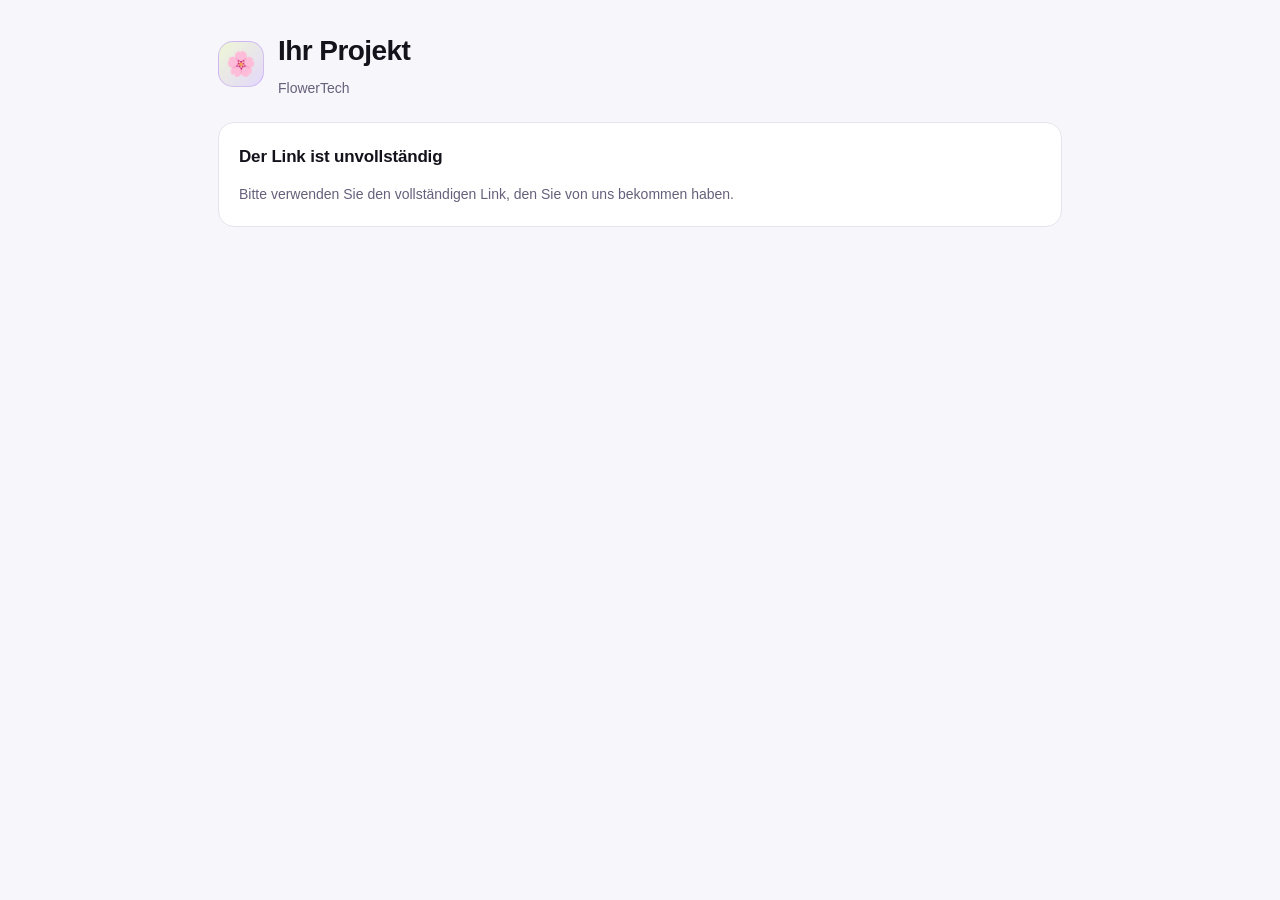
<file: kunde.html>
<!doctype html>
<html lang="de">
<head>
<meta charset="utf-8">
<meta name="viewport" content="width=device-width, initial-scale=1, viewport-fit=cover">
<meta name="robots" content="noindex, nofollow, noarchive">
<meta name="referrer" content="no-referrer">
<title>Ihr Projekt — FlowerTech</title>
<link rel="icon" href="/favicon.svg">
<style>
  /* FlowerTech-Farben, eigenständig gehalten: diese Seite lädt bewusst nichts
     von der Hauptseite nach — sie soll auch dann stehen, wenn dort umgebaut wird. */
  :root{
    --bg:#07070a; --card:#101018; --line:#1d1d29; --text:#f4f2f8; --muted:#9a94a8;
    --lime:#c8ff2e; --cyan:#25d5ff; --violet:#a06bff; --pink:#ff3ea5; --orange:#ff7a1a;
    --ok:#7bd88f; --warn:#ffc46b; --err:#ff8181;
    --r:16px;
  }
  @media (prefers-color-scheme: light){
    :root{ --bg:#f7f6fa; --card:#fff; --line:#e6e3ee; --text:#14121a; --muted:#66607a }
  }
  *{box-sizing:border-box}
  html,body{margin:0;background:var(--bg);color:var(--text)}
  body{font:16px/1.65 -apple-system,BlinkMacSystemFont,"Segoe UI",Roboto,Helvetica,Arial,sans-serif;
       -webkit-font-smoothing:antialiased}
  .wrap{max-width:880px;margin:0 auto;padding:28px 18px 72px}
  header{display:flex;gap:14px;align-items:center;margin-bottom:22px;flex-wrap:wrap}
  .mark{width:46px;height:46px;border-radius:15px;display:grid;place-items:center;flex:none;
    background:linear-gradient(135deg,rgba(200,255,46,.18),rgba(160,107,255,.22));
    border:1px solid rgba(160,107,255,.35);font-size:24px}
  h1{font-size:clamp(21px,4vw,28px);margin:0;letter-spacing:-.02em}
  h2{font-size:17px;margin:0 0 12px;letter-spacing:-.01em}
  .sub{color:var(--muted);font-size:14px;margin:3px 0 0}
  .pill{display:inline-block;padding:3px 11px;border-radius:999px;font-size:12px;font-weight:700;
    background:linear-gradient(135deg,var(--lime),var(--cyan));color:#07070a}
  .card{background:var(--card);border:1px solid var(--line);border-radius:var(--r);padding:20px;margin-bottom:14px}
  /* Phasenfortschritt */
  .steps{display:flex;gap:8px;overflow-x:auto;padding-bottom:6px;scrollbar-width:none}
  .steps::-webkit-scrollbar{display:none}
  .step{white-space:nowrap;border:1px solid var(--line);border-radius:11px;padding:9px 13px;
    font-size:13px;color:var(--muted);display:flex;gap:7px;align-items:center;flex:none}
  .step .n{width:19px;height:19px;border-radius:50%;display:grid;place-items:center;
    background:var(--line);font-size:11px;font-weight:700}
  .step.done{color:var(--text);border-color:rgba(200,255,46,.4)}
  .step.done .n{background:var(--lime);color:#07070a}
  .step.now{background:linear-gradient(135deg,var(--lime),var(--cyan));color:#07070a;border-color:transparent}
  .step.now .n{background:rgba(0,0,0,.22);color:#07070a}
  .bar{height:5px;border-radius:99px;background:var(--line);margin-top:14px;overflow:hidden}
  .bar i{display:block;height:100%;background:linear-gradient(90deg,var(--lime),var(--cyan))}
  /* Kennzahlen */
  .kpis{display:grid;grid-template-columns:repeat(auto-fit,minmax(140px,1fr));gap:10px}
  .kpi{border:1px solid var(--line);border-radius:12px;padding:12px}
  .kpi span{display:block;color:var(--muted);font-size:12px}
  .kpi strong{font-size:18px;letter-spacing:-.01em}
  /* Inhalt */
  .block{border-top:1px solid var(--line);padding-top:14px;margin-top:14px}
  .block:first-child{border-top:0;padding-top:0;margin-top:0}
  .block h3{font-size:15px;margin:0 0 6px}
  .block p{white-space:pre-wrap;margin:0}
  .row{display:flex;gap:12px;justify-content:space-between;align-items:baseline;
    border-bottom:1px solid var(--line);padding:11px 0;flex-wrap:wrap}
  .row:last-child{border-bottom:0}
  .badge{font-size:12px;padding:3px 10px;border-radius:999px;border:1px solid var(--line);color:var(--muted);white-space:nowrap}
  .badge.ok{color:var(--ok);border-color:rgba(123,216,143,.45)}
  .badge.work{color:var(--warn);border-color:rgba(255,196,107,.45)}
  .empty{color:var(--muted);font-size:14px;padding:8px 0}
  /* Formular */
  label{display:block;margin-bottom:14px}
  .lbl{display:block;font-weight:600;margin-bottom:5px;font-size:14px}
  input,textarea{width:100%;padding:11px 13px;border:1px solid var(--line);border-radius:11px;
    background:var(--bg);color:var(--text);font:inherit}
  input:focus,textarea:focus{outline:2px solid var(--violet);outline-offset:1px}
  textarea{resize:vertical;min-height:88px}
  button{font:inherit;font-weight:700;border:0;border-radius:12px;padding:13px 20px;cursor:pointer;
    color:#07070a;background:linear-gradient(135deg,var(--lime),var(--cyan))}
  button[disabled]{opacity:.5;cursor:progress}
  a.btnlink{display:inline-block;padding:11px 17px;border-radius:12px;border:1px solid var(--line);
    color:var(--text);text-decoration:none;font-weight:600;font-size:14px}
  a.btnlink:hover{border-color:var(--violet)}
  .status{margin-top:14px;padding:12px 14px;border-radius:12px;font-size:14px;display:none}
  .status.show{display:block}
  .status.err{background:rgba(255,129,129,.12);border:1px solid rgba(255,129,129,.4);color:var(--err)}
  .status.ok{background:rgba(123,216,143,.12);border:1px solid rgba(123,216,143,.4);color:var(--ok)}
  .hp{position:absolute;left:-9999px;width:1px;height:1px;overflow:hidden}
  /* Vorschau, AGB und Rückfragen */
  #preview{width:100%;height:min(70vh,620px);border:1px solid var(--line);border-radius:12px;
    background:#fff;margin-top:12px;display:block}
  #previewActions{margin-top:12px}
  .terms{max-height:340px;overflow:auto;white-space:pre-wrap;font-size:14px;line-height:1.6;
    border:1px solid var(--line);border-radius:12px;padding:14px;margin-top:12px}
  .check{display:flex;gap:10px;align-items:flex-start;margin:14px 0}
  .check input{width:auto;margin-top:4px}
  .qa{border-top:1px solid var(--line);padding:14px 0}
  .qa:first-child{border-top:0}
  .qa strong{display:block;font-size:15px}
  .qa p{margin:6px 0 0;white-space:pre-wrap;color:var(--muted);font-size:14px}
  .qa form{margin-top:10px}
  .answered{color:var(--ok);font-size:13px}
  /* Offertenanfrage: die Pflicht steht sichtbar am Feld und beim Knopf.
     Ein ausgegrauter Knopf allein erklärt nicht, was noch fehlt. */
  .grid2{display:grid;grid-template-columns:repeat(auto-fit,minmax(230px,1fr));gap:0 14px}
  .hint{display:block;margin-top:6px;font-size:13px;line-height:1.5;color:var(--muted)}
  .hint b{color:var(--text);font-weight:700}
  .req{color:var(--violet);font-weight:700}
  .need{margin:12px 0 0;font-size:14px;font-weight:600;line-height:1.5}
  .need::before{content:"→ ";color:var(--violet)}
  .need.done{font-weight:500;color:var(--muted)}
  .need.done::before{content:"✓ ";color:var(--lime)}
  textarea[aria-invalid="true"]{border-color:rgba(160,107,255,.65)}
  button[aria-disabled="true"]{background:var(--line);color:var(--muted);cursor:not-allowed}
  footer{color:var(--muted);font-size:13px;text-align:center;margin-top:26px}
  @media print{ button,#changeForm,#agbForm,.btnlink,#preview{display:none} body{background:#fff;color:#000} }
</style>
</head>
<body>
<div class="wrap">
  <header>
    <div class="mark" aria-hidden="true">🌸</div>
    <div>
      <h1 id="title">Ihr Projekt</h1>
      <p class="sub" id="subtitle">FlowerTech</p>
    </div>
  </header>

  <div id="loading" class="card">Projekt wird geladen …</div>

  <div id="error" class="card" hidden>
    <h2 id="errorTitle">Diese Seite ist gerade nicht verfügbar</h2>
    <p class="sub" id="errorText"></p>
  </div>

  <main id="content" hidden>
    <section class="card">
      <h2>Wo wir stehen</h2>
      <div class="steps" id="steps" role="list"></div>
      <div class="bar" aria-hidden="true"><i id="bar" style="width:0"></i></div>
      <p class="sub" id="closedNote" hidden></p>
    </section>

    <section class="card" id="vorschau">
      <h2>Ihre Vorschau</h2>
      <p class="sub" id="previewNote">Sobald ein Entwurf steht, sehen Sie ihn hier.</p>
      <!-- Die Vorschau ist eine Vorlage, die wir erstellen. Sie läuft abgeschottet:
           kein Zugriff auf diese Seite, kein eigenes Skript, keine eigenen Fenster. -->
      <iframe id="preview" title="Vorschau Ihrer Website" sandbox hidden></iframe>
      <div id="previewActions" hidden>
        <button type="button" id="previewFull">In neuem Tab öffnen</button>
      </div>
    </section>

    <section class="card" id="angaben" hidden>
      <h2>Ihre Angaben</h2>
      <p class="sub" id="intakeNote"></p>
      <div id="intakeAnswers"></div>
    </section>

    <section class="card">
      <h2>Kosten</h2>
      <div class="kpis" id="costs"></div>
      <p class="sub" style="margin-top:12px">
        Zusätzliche Wünsche werden immer vorher besprochen — nichts wird ohne Ihr Ja verrechnet.
      </p>
    </section>

    <section class="card" id="linksCard" hidden>
      <h2>Ansehen</h2>
      <div id="links" style="display:flex;gap:10px;flex-wrap:wrap"></div>
    </section>

    <section class="card">
      <h2>Was wir für Sie machen</h2>
      <div id="blocks"></div>
    </section>

    <section class="card">
      <h2>Termine</h2>
      <div id="milestones"></div>
    </section>

    <section class="card">
      <h2>Versionen &amp; Freigabe</h2>
      <div id="versions"></div>
    </section>

    <section class="card" id="fragenCard" hidden>
      <h2>Fragen &amp; Antworten</h2>
      <p class="sub">Was wir noch wissen müssen — und was Sie uns geantwortet haben.</p>
      <div id="fragen"></div>
      <div class="status" id="aStatus" role="status" aria-live="polite"></div>
    </section>

    <section class="card" id="agbCard" hidden>
      <h2 id="agbTitle">Allgemeine Geschäftsbedingungen</h2>
      <p class="sub" id="agbNotice"></p>
      <div class="terms" id="agbBody"></div>
      <div class="status" id="agbState" role="status"></div>
      <form id="agbForm" hidden>
        <label for="agbCheck" class="check"><input type="checkbox" id="agbCheck">
          <span>Ich habe die Bedingungen gelesen und stimme ihnen zu.</span></label>
        <button type="submit" id="agbSubmit" aria-disabled="true" aria-describedby="agbNeed">Zustimmen</button>
        <p class="need" id="agbNeed" role="status" aria-live="polite">Bitte oben bestätigen, dann können Sie zustimmen.</p>
        <div class="status" id="agbStatus" role="status" aria-live="polite"></div>
      </form>
    </section>

    <section class="card">
      <h2>Ihre Änderungswünsche</h2>
      <div id="changes"></div>
      <form id="changeForm" style="margin-top:18px">
        <label for="crTitle"><span class="lbl">Neuer Änderungswunsch</span>
          <input id="crTitle" maxlength="160" placeholder="z. B. Startseite: anderes Bild" required></label>
        <label for="crDetail"><span class="lbl">Details (optional)</span>
          <textarea id="crDetail" maxlength="3000"></textarea></label>
        <label for="crBy"><span class="lbl">Ihr Name</span>
          <input id="crBy" maxlength="120"></label>
        <label class="hp" aria-hidden="true">Bitte leer lassen<input id="crHp" tabindex="-1" autocomplete="off"></label>
        <button type="submit" id="crSubmit">Wunsch senden</button>
        <div class="status" id="crStatus" role="status" aria-live="polite"></div>
        <p class="sub" style="margin-top:12px">
          Wir prüfen jeden Wunsch und melden uns, bevor etwas umgesetzt oder verrechnet wird.
        </p>
      </form>
    </section>

    <footer id="footer"></footer>
  </main>
</div>

<script>
/* ============================================================================
 * Kundenseite — liest AUSSCHLIESSLICH den vorgefilterten Snapshot, den Quantus
 * unter flowertech/clientPortals/<token> ablegt. Kein Firebase-SDK, kein
 * Admin-Zugang, keine Zugangsdaten im Browser: ein einziger GET auf einen
 * öffentlich lesbaren Pfad, dessen Inhalt bereits serverseitig gefiltert ist.
 *
 * Der Token im Link ist ein Bearer-Token für genau diese eine Seite. Er
 * enthält keine Projekt-ID und öffnet nichts anderes.
 * ========================================================================== */
(function () {
  "use strict";

  var SNAPSHOT_BASE = "https://jupidu-36804-default-rtdb.europe-west1.firebasedatabase.app";
  var PORTAL_ENDPOINT = "https://management-xo2-pro.netlify.app/.netlify/functions/flowertech-portal";

  var el = function (id) { return document.getElementById(id); };
  var esc = function (v) {
    return String(v == null ? "" : v).replace(/[&<>"']/g, function (c) {
      return ({ "&": "&amp;", "<": "&lt;", ">": "&gt;", '"': "&quot;", "'": "&#39;" })[c];
    });
  };
  var chf = function (n) {
    return n == null ? "—" : "CHF " + Number(n).toLocaleString("de-CH",
      { minimumFractionDigits: 2, maximumFractionDigits: 2 });
  };
  var datum = function (v) {
    try { return new Date(v).toLocaleDateString("de-CH"); } catch (e) { return ""; }
  };
  // Nur HTTPS wird verlinkt — der Snapshot filtert bereits, hier die zweite
  // Schranke, damit auch ein manipulierter Snapshot nichts einschleusen kann.
  var safeUrl = function (v) {
    try {
      var u = new URL(String(v || ""));
      return u.protocol === "https:" ? u.toString() : "";
    } catch (e) { return ""; }
  };

  var token = (function () {
    var t = new URLSearchParams(location.search).get("t") || "";
    return /^[A-Za-z0-9_-]{24,64}$/.test(t) ? t : "";
  })();

  function fail(title, text) {
    el("loading").hidden = true;
    el("error").hidden = false;
    if (title) el("errorTitle").textContent = title;
    el("errorText").textContent = text;
  }

  function load() {
    if (!token) {
      return fail("Der Link ist unvollständig",
        "Bitte verwenden Sie den vollständigen Link, den Sie von uns bekommen haben.");
    }
    fetch(SNAPSHOT_BASE + "/flowertech/clientPortals/" + encodeURIComponent(token) + ".json",
      { cache: "no-store" })
      .then(function (r) {
        if (!r.ok) throw new Error("HTTP " + r.status);
        return r.json();
      })
      .then(function (data) {
        if (!data) {
          // Auch der Fall "Link wurde erneuert" landet hier — bewusst freundlich
          // und ohne zu verraten, ob es den Vorgang je gab.
          return fail("Dieser Link ist nicht mehr gültig",
            "Möglicherweise wurde er erneuert. Melden Sie sich kurz bei uns, dann schicken wir Ihnen den aktuellen.");
        }
        // Das Kundenportal entsteht erst mit einer ausdrücklichen Freigabe.
        // Sollte je ein Snapshot ohne Freigabe hier landen, wird er NICHT
        // gezeigt — eine halbe Projektseite ist schlechter als eine ehrliche
        // Auskunft.
        if (data.published === false) {
          return fail("Ihr Projektbereich ist noch nicht freigegeben",
            "Wir bereiten ihn gerade vor und melden uns, sobald Sie Vorschau, Angebot und Vertrag ansehen können.");
        }
        render(data);
      })
      .catch(function () {
        fail("Gerade nicht erreichbar",
          "Die Projektdaten konnten nicht geladen werden. Bitte versuchen Sie es in ein paar Minuten erneut.");
      });
  }

  function render(d) {
    el("loading").hidden = true;
    el("content").hidden = false;
    document.title = (d.title || "Projekt") + " — FlowerTech";
    el("title").textContent = d.title || "Ihr Projekt";
    el("subtitle").innerHTML = '<span class="pill">' +
      esc(d.deliveryType === "program" ? "Programm" : "Website") + "</span> " +
      esc((d.company && d.company.name) || "FlowerTech") +
      (d.updatedAt ? " · Stand " + esc(datum(d.updatedAt)) : "");

    // Phasenfortschritt
    var steps = d.stageSteps || [];
    el("steps").innerHTML = steps.map(function (s, i) {
      var cls = s.current ? "now" : (s.done ? "done" : "");
      return '<div class="step ' + cls + '" role="listitem"><span class="n">' +
        (s.done ? "✓" : i + 1) + "</span>" + esc(s.label) + "</div>";
    }).join("");
    var pct = steps.length ? Math.round(((Number(d.stageIndex) || 0) + 1) / steps.length * 100) : 0;
    el("bar").style.width = pct + "%";
    if (d.closed) {
      el("closedNote").hidden = false;
      el("closedNote").textContent = "Dieser Vorgang ist abgeschlossen.";
    }

    // Kosten — nur Summen, keine Rechnungsdetails.
    var c = d.costs || {};
    el("costs").innerHTML = [
      ["Vereinbart", c.agreed], ["Verrechnet", c.invoiced],
      ["Bezahlt", c.paid], ["Offen", c.open],
    ].map(function (p) {
      return '<div class="kpi"><span>' + p[0] + "</span><strong>" + chf(p[1]) + "</strong></div>";
    }).join("");

    // Vorschau / Verwaltung
    var links = [];
    var preview = safeUrl(d.previewUrl);
    var admin = safeUrl(d.adminUrl);
    if (preview) links.push('<a class="btnlink" href="' + esc(preview) +
      '" target="_blank" rel="noopener noreferrer">↗ Vorschau ansehen</a>');
    if (admin) links.push('<a class="btnlink" href="' + esc(admin) +
      '" target="_blank" rel="noopener noreferrer">↗ Verwaltung</a>');
    if (links.length) { el("linksCard").hidden = false; el("links").innerHTML = links.join(""); }

    // Leistungsbeschreibung
    var blocks = d.content || [];
    el("blocks").innerHTML = blocks.length
      ? blocks.map(function (b) {
          return '<div class="block"><h3>' + esc(b.title) + "</h3><p>" + esc(b.body) + "</p></div>";
        }).join("")
      : '<div class="empty">Die Leistungsbeschreibung folgt, sobald wir Ihren Bedarf aufgenommen haben.</div>';

    // Termine
    var ms = d.milestones || [];
    el("milestones").innerHTML = ms.length
      ? ms.map(function (m) {
          return '<div class="row"><span>' + (m.done ? "✓ " : "") + esc(m.title) + "</span>" +
            '<span class="badge' + (m.done ? " ok" : "") + '">' + esc(m.date || "ohne Termin") + "</span></div>";
        }).join("")
      : '<div class="empty">Noch keine Termine festgelegt.</div>';

    // Versionen
    var versions = d.versions || [];
    el("versions").innerHTML = versions.length
      ? versions.map(function (v) {
          return '<div class="row"><span>' + esc(v.label) +
            (v.at ? ' <span class="sub">· ' + esc(datum(v.at)) + "</span>" : "") + "</span>" +
            '<span class="badge' + (v.approved ? " ok" : "") + '">' +
            (v.approved ? "freigegeben" : "zur Ansicht") + "</span></div>";
        }).join("")
      : '<div class="empty">Sobald es etwas anzuschauen gibt, erscheint hier die jeweilige Version.</div>';

    // Änderungswünsche
    var changes = d.changes || [];
    el("changes").innerHTML = changes.length
      ? changes.map(function (ch) {
          var cls = ch.status === "done" ? "ok" : (ch.status === "in_progress" ? "work" : "");
          return '<div class="row"><span>' + esc(ch.title) +
            (ch.detail ? '<br><span class="sub">' + esc(ch.detail) + "</span>" : "") + "</span>" +
            '<span class="badge ' + cls + '">' + esc(ch.statusLabel || ch.status) + "</span></div>";
        }).join("")
      : '<div class="empty">Noch keine Änderungswünsche. Tragen Sie unten ein, was Ihnen auffällt.</div>';

    el("footer").textContent = (d.company && d.company.name ? d.company.name : "FlowerTech") +
      ((d.company && d.company.email) ? " · " + d.company.email : "");

    renderPortal(d);
  }

  /* ── Vorschau ─────────────────────────────────────────────────────────────
     Die Vorlage ist HTML, das wir erstellen. Sie wird bereits serverseitig
     entschärft; hier läuft sie zusätzlich in einem sandboxed iframe ohne
     allow-scripts und ohne allow-same-origin. Zwei Schichten, nicht eine. */
  function renderPreview(preview) {
    var frame = el("preview");
    var html = (preview && preview.html) || "";
    if (!html.trim()) {
      frame.hidden = true;
      el("previewActions").hidden = true;
      el("previewNote").textContent = "Sobald ein Entwurf steht, sehen Sie ihn hier.";
      return;
    }
    frame.srcdoc = html;
    frame.hidden = false;
    el("previewActions").hidden = false;
    el("previewNote").textContent = "Das ist der aktuelle Entwurf" +
      (preview.updatedAt ? " · Stand " + datum(preview.updatedAt) : "") +
      ". Was Ihnen auffällt, tragen Sie unten als Änderungswunsch ein.";
    el("previewFull").onclick = function () {
      var w = window.open("", "_blank", "noopener");
      if (!w) return;
      w.document.write(html);
      w.document.close();
    };
  }

  /* ── Ihre Angaben aus dem Fragebogen ──────────────────────────────────── */
  function renderIntake(intake) {
    if (!intake || !(intake.answers || []).length) return;
    el("angaben").hidden = false;
    el("intakeNote").textContent = "Das haben Sie uns mitgeteilt" +
      (intake.submittedAt ? " am " + datum(intake.submittedAt) : "") + ".";
    el("intakeAnswers").innerHTML = intake.answers.map(function (a) {
      return '<div class="qa"><strong>' + esc(a.label) + "</strong><p>" + esc(a.answer) + "</p></div>";
    }).join("");
  }

  /* ── AGB mit ausdrücklicher Zustimmung ────────────────────────────────── */
  var termsVersion = "";
  function renderTerms(terms) {
    if (!terms || !String(terms.body || "").trim()) return;
    termsVersion = terms.version || "";
    el("agbCard").hidden = false;
    el("agbTitle").textContent = terms.title || "Allgemeine Geschäftsbedingungen";
    el("agbNotice").textContent = terms.notice || "";
    el("agbBody").textContent = terms.body;
    var state = el("agbState");
    if (terms.accepted) {
      state.className = "status show ok";
      state.textContent = "Zugestimmt am " + datum(terms.acceptedAt) + " (Fassung " + terms.version + ").";
      el("agbForm").hidden = true;
      return;
    }
    if (terms.outdated) {
      state.className = "status show err";
      state.textContent = "Die Bedingungen wurden seit Ihrer letzten Zustimmung geändert. " +
        "Bitte schauen Sie sie nochmals an.";
    } else {
      state.className = "status";
      state.textContent = "";
    }
    el("agbForm").hidden = false;
    syncTerms();
  }

  function syncTerms() {
    var ready = el("agbCheck").checked;
    el("agbSubmit").setAttribute("aria-disabled", ready ? "false" : "true");
    el("agbNeed").className = ready ? "need done" : "need";
    el("agbNeed").textContent = ready
      ? "Danke — Sie können jetzt zustimmen."
      : "Bitte oben bestätigen, dann können Sie zustimmen.";
  }

  /* ── Rückfragen ───────────────────────────────────────────────────────── */
  function renderQuestions(questions) {
    var list = questions || [];
    if (!list.length) return;
    el("fragenCard").hidden = false;
    el("fragen").innerHTML = list.map(function (q, i) {
      if (String(q.answer || "").trim()) {
        return '<div class="qa"><strong>' + esc(q.question) + "</strong><p>" + esc(q.answer) + "</p>" +
          '<span class="answered">Beantwortet' + (q.answeredAt ? " am " + esc(datum(q.answeredAt)) : "") + "</span></div>";
      }
      return '<div class="qa"><strong>' + esc(q.question) + "</strong>" +
        '<form data-q="' + esc(q.id) + '" data-i="' + i + '">' +
        '<label for="a_' + i + '"><span class="lbl">Ihre Antwort</span>' +
        '<textarea id="a_' + i + '" maxlength="4000"></textarea></label>' +
        '<button type="submit">Antwort senden</button></form></div>';
    }).join("");
    list.forEach(function (q, i) {
      var form = el("fragen").querySelector('form[data-i="' + i + '"]');
      if (form) form.addEventListener("submit", function (ev) { sendAnswer(ev, q.id, i); });
    });
  }

  function renderPortal(d) {
    renderPreview(d.preview);
    renderIntake(d.intake);
    renderTerms(d.terms);
    renderQuestions(d.questions);
    if (location.hash && el(location.hash.slice(1)) && el(location.hash.slice(1)).scrollIntoView) {
      el(location.hash.slice(1)).scrollIntoView();
    }
  }

  /* Alles, was diese Seite sendet, geht über denselben abgesicherten Eingang
     und durch dieselbe Fehlerbehandlung. Kein mailto, kein zweiter Weg. */
  function post(body) {
    return fetch(PORTAL_ENDPOINT, {
      method: "POST",
      headers: { "Content-Type": "application/json" },
      body: JSON.stringify(body),
    }).then(function (r) {
      return r.json().catch(function () { return {}; }).then(function (data) {
        if (!r.ok) throw new Error(data.error || "Senden fehlgeschlagen");
        return data;
      });
    });
  }

  function idemKey(parts) {
    var basis = parts.join("|");
    var hash = 5381;
    for (var i = 0; i < basis.length; i++) hash = ((hash << 5) + hash + basis.charCodeAt(i)) >>> 0;
    return "ft_" + hash.toString(36) + "_" + basis.length.toString(36);
  }

  el("changeForm").addEventListener("submit", function (ev) {
    ev.preventDefault();
    var status = el("crStatus");
    var btn = el("crSubmit");
    var title = el("crTitle").value.trim();
    if (title.length < 3) {
      status.className = "status show err";
      status.textContent = "Bitte kurz beschreiben, was geändert werden soll.";
      el("crTitle").focus();
      return;
    }
    btn.disabled = true;
    status.className = "status show ok";
    status.textContent = "Wird gesendet …";
    post({
      token: token, kind: "change",
      payload: { title: title, detail: el("crDetail").value, requestedBy: el("crBy").value },
      website: el("crHp").value,
      idempotencyKey: idemKey([token, "change", title, el("crDetail").value]),
    })
      .then(function (data) {
        el("changeForm").reset();
        status.className = "status show ok";
        status.textContent = data.duplicate
          ? "Dieser Wunsch ist bereits bei uns."
          : "Danke — Ihr Wunsch ist angekommen. Wir melden uns, bevor etwas umgesetzt wird.";
      })
      .catch(function (e) {
        status.className = "status show err";
        status.textContent = e.message + " Bitte später erneut versuchen.";
      })
      .then(function () { btn.disabled = false; });
  });

  el("agbCheck").addEventListener("change", syncTerms);

  el("agbForm").addEventListener("submit", function (ev) {
    ev.preventDefault();
    var status = el("agbStatus");
    if (!el("agbCheck").checked) {
      status.className = "status show err";
      status.textContent = "Bitte oben bestätigen.";
      return;
    }
    var btn = el("agbSubmit");
    btn.disabled = true;
    status.className = "status show ok";
    status.textContent = "Wird gesendet …";
    post({
      token: token, kind: "terms",
      payload: { version: termsVersion, accepted: true },
      idempotencyKey: idemKey([token, "terms", termsVersion]),
    })
      .then(function () {
        status.className = "status show ok";
        status.textContent = "Danke — Ihre Zustimmung ist bei FlowerTech eingegangen.";
        el("agbForm").hidden = true;
        var state = el("agbState");
        state.className = "status show ok";
        state.textContent = "Zugestimmt (Fassung " + termsVersion + ").";
      })
      .catch(function (e) {
        status.className = "status show err";
        status.textContent = e.message + " Bitte versuchen Sie es gleich nochmals.";
        btn.disabled = false;
      });
  });

  function sendAnswer(ev, questionId, index) {
    ev.preventDefault();
    var status = el("aStatus");
    var field = el("a_" + index);
    var answer = field ? String(field.value || "").trim() : "";
    if (!answer) {
      status.className = "status show err";
      status.textContent = "Bitte eine Antwort eintragen.";
      if (field) field.focus();
      return;
    }
    status.className = "status show ok";
    status.textContent = "Wird gesendet …";
    post({
      token: token, kind: "answer",
      payload: { questionId: questionId, answer: answer },
      idempotencyKey: idemKey([token, "answer", questionId, answer]),
    })
      .then(function () {
        status.className = "status show ok";
        status.textContent = "Danke — Ihre Antwort ist bei FlowerTech eingegangen.";
        if (field) { field.disabled = true; }
      })
      .catch(function (e) {
        status.className = "status show err";
        status.textContent = e.message + " Bitte versuchen Sie es gleich nochmals.";
      });
  }

  load();
})();
</script>
</body>
</html>
</file>
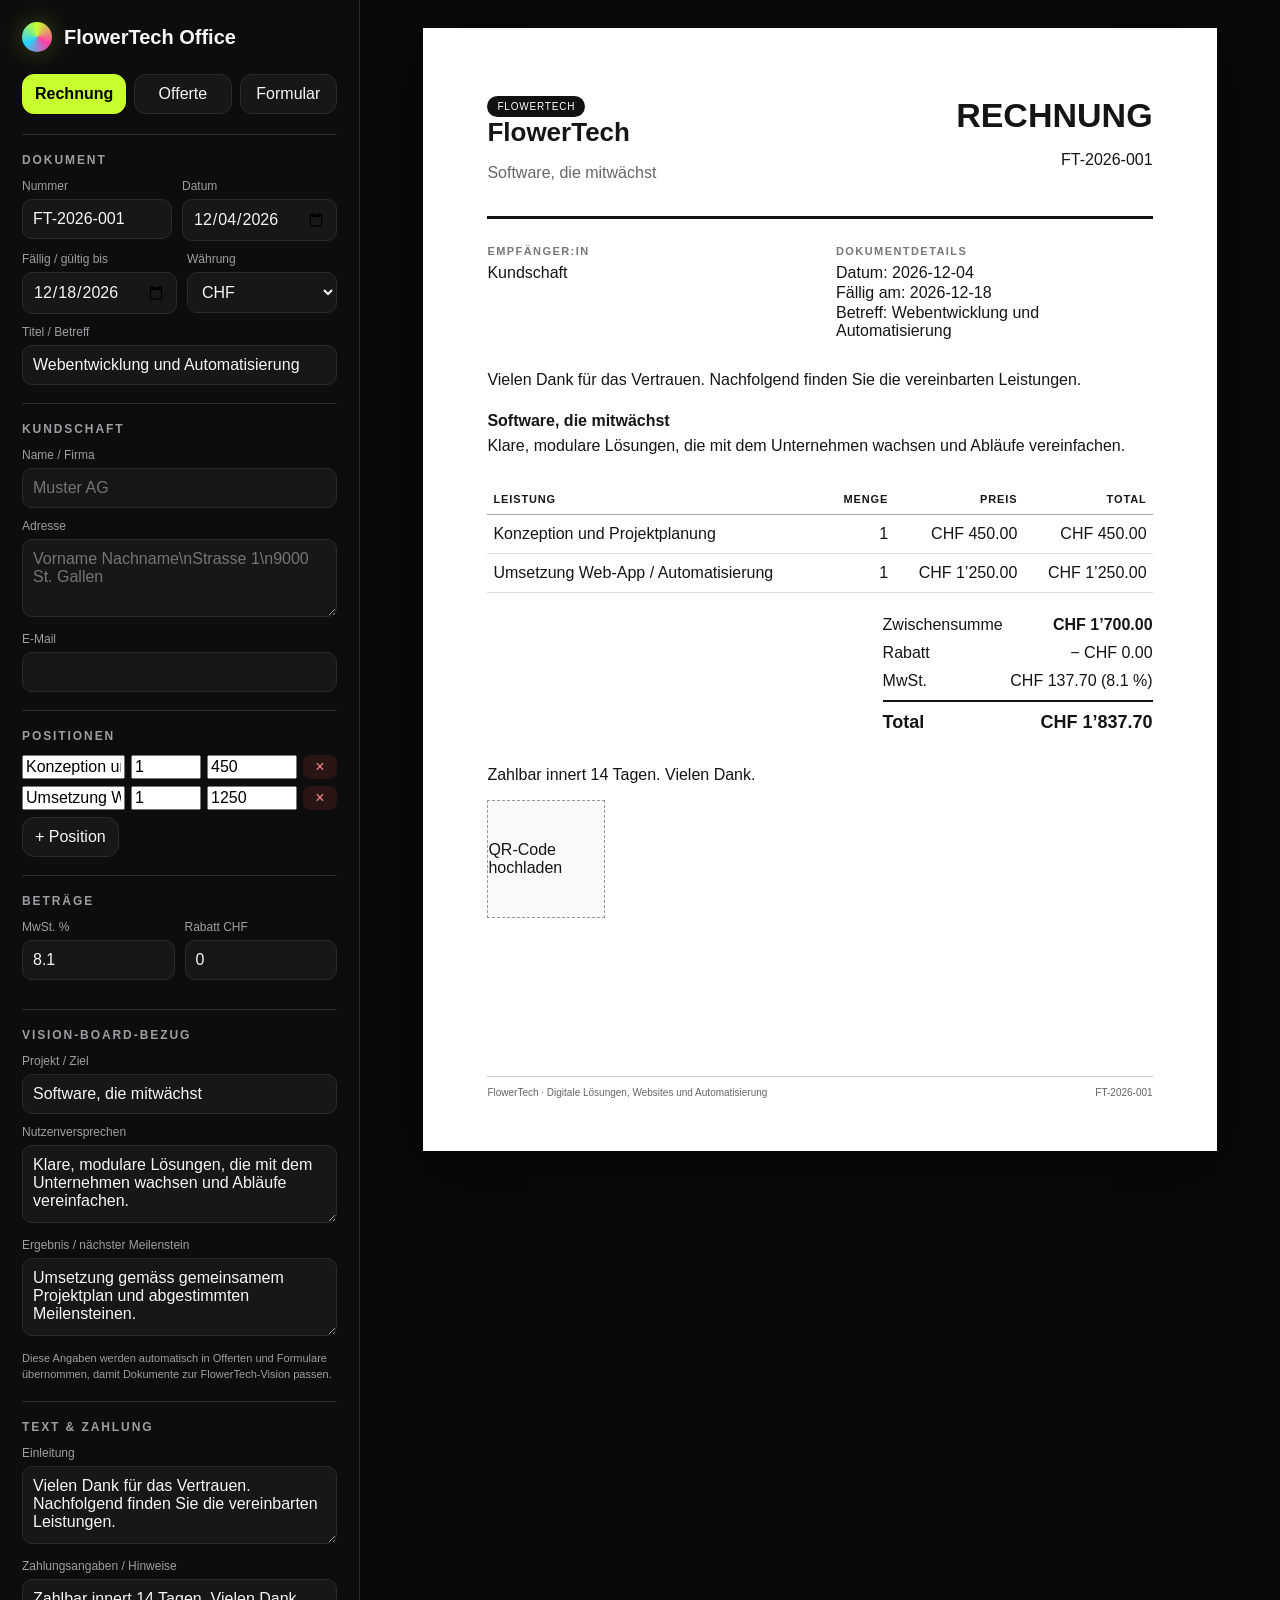
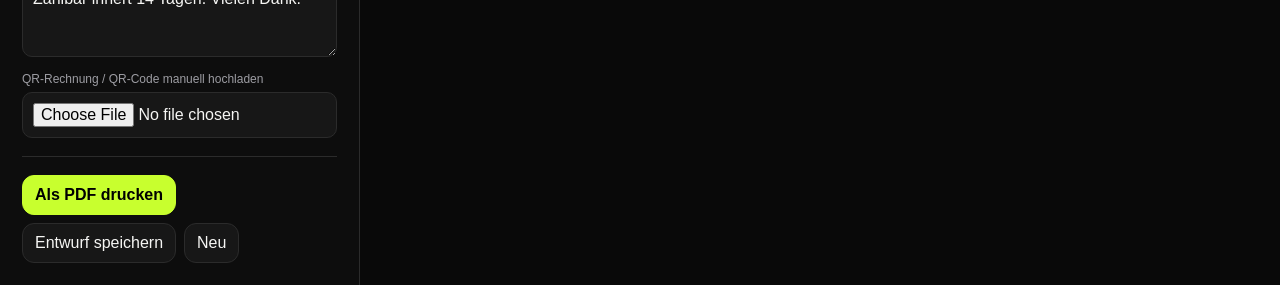
<file: office.html>
<!DOCTYPE html>
<html lang="de-CH">
<head>
<meta charset="UTF-8">
<meta name="viewport" content="width=device-width,initial-scale=1">
<title>FlowerTech Office — Dokumente</title>
<style>
:root{--bg:#090909;--panel:#121212;--line:#2b2b2b;--ink:#f6f6f4;--dim:#9d9da3;--lime:#c8ff2e;--pink:#ff3ea5;--paper:#fff;--paperink:#151515;font-family:Inter,-apple-system,BlinkMacSystemFont,"Segoe UI",sans-serif}*{box-sizing:border-box}body{margin:0;background:var(--bg);color:var(--ink)}button,input,select,textarea{font:inherit}.app{min-height:100vh;display:grid;grid-template-columns:360px 1fr}.side{padding:22px;border-right:1px solid var(--line);background:#0d0d0d;overflow:auto}.brand{display:flex;align-items:center;gap:12px;font-weight:800;font-size:20px;margin-bottom:22px}.flower{width:30px;height:30px;border-radius:50%;background:conic-gradient(var(--lime),var(--pink),#25d5ff,var(--lime));box-shadow:0 0 25px rgba(200,255,46,.25)}.tabs{display:grid;grid-template-columns:repeat(3,1fr);gap:8px;margin-bottom:20px}.tab,.btn{border:1px solid var(--line);background:#171717;color:var(--ink);border-radius:12px;padding:10px 12px;cursor:pointer}.tab.active,.btn.primary{background:var(--lime);color:#000;border-color:var(--lime);font-weight:750}.group{border-top:1px solid var(--line);padding-top:18px;margin-top:18px}.group h3{font-size:12px;text-transform:uppercase;letter-spacing:.16em;color:var(--dim);margin:0 0 12px}.field{margin-bottom:11px}.field label{display:block;font-size:12px;color:var(--dim);margin-bottom:6px}.field input,.field select,.field textarea{width:100%;border:1px solid var(--line);border-radius:10px;background:#171717;color:var(--ink);padding:10px}.field textarea{min-height:78px;resize:vertical}.row{display:grid;grid-template-columns:1fr 1fr;gap:10px}.actions{display:flex;gap:8px;flex-wrap:wrap}.workspace{padding:28px;overflow:auto}.paper{width:210mm;min-height:297mm;background:var(--paper);color:var(--paperink);margin:0 auto;padding:18mm 17mm;box-shadow:0 18px 70px rgba(0,0,0,.45);position:relative}.doc-head{display:flex;justify-content:space-between;gap:30px;border-bottom:3px solid #111;padding-bottom:18px}.doc-brand h1{font-size:26px;margin:0}.doc-brand p,.muted{color:#666}.doc-type{text-align:right}.doc-type h2{margin:0;font-size:34px}.meta{display:grid;grid-template-columns:1fr 1fr;gap:32px;margin:26px 0}.box h4{font-size:11px;text-transform:uppercase;letter-spacing:.13em;color:#777;margin:0 0 7px}.box p{margin:2px 0;white-space:pre-line}.intro{margin:26px 0;line-height:1.55}.items{width:100%;border-collapse:collapse;margin-top:18px}.items th{font-size:11px;text-transform:uppercase;letter-spacing:.08em;text-align:left;border-bottom:1px solid #aaa;padding:9px 6px}.items td{padding:10px 6px;border-bottom:1px solid #ddd;vertical-align:top}.items td:nth-child(2),.items td:nth-child(3),.items td:nth-child(4),.items th:nth-child(2),.items th:nth-child(3),.items th:nth-child(4){text-align:right}.totals{margin:18px 0 0 auto;width:270px}.totals div{display:flex;justify-content:space-between;padding:5px 0}.totals .grand{font-weight:800;font-size:18px;border-top:2px solid #111;margin-top:5px;padding-top:10px}.footer{position:absolute;left:17mm;right:17mm;bottom:14mm;border-top:1px solid #ccc;padding-top:10px;font-size:10px;color:#666;display:flex;justify-content:space-between;gap:25px}.qr{width:118px;height:118px;border:1px dashed #999;display:grid;place-items:center;overflow:hidden;margin-top:12px;background:#fafafa}.qr img{max-width:100%;max-height:100%}.form-section{margin:18px 0}.form-section h3{font-size:15px;border-bottom:1px solid #bbb;padding-bottom:6px}.form-line{display:grid;grid-template-columns:160px 1fr;gap:12px;margin:10px 0}.answer{border-bottom:1px solid #777;min-height:23px}.vision-badge{display:inline-block;background:#111;color:#fff;border-radius:99px;padding:5px 10px;font-size:10px;letter-spacing:.08em;text-transform:uppercase}.item-editor{display:grid;grid-template-columns:1fr 70px 90px 34px;gap:6px;margin-bottom:7px}.item-editor input{min-width:0}.remove{border:0;border-radius:8px;background:#2a1515;color:#ff8b8b;cursor:pointer}.hint{font-size:11px;color:var(--dim);line-height:1.45}.hidden{display:none!important}@media(max-width:1050px){.app{grid-template-columns:1fr}.side{border-right:0;border-bottom:1px solid var(--line)}.workspace{padding:12px}.paper{transform-origin:top left;zoom:.72}}@media print{body{background:#fff}.side{display:none}.app{display:block}.workspace{padding:0}.paper{box-shadow:none;margin:0;width:210mm;min-height:297mm}.no-print{display:none!important}}
</style>
</head>
<body>
<div class="app">
<aside class="side">
  <div class="brand"><span class="flower"></span>FlowerTech Office</div>
  <div class="tabs">
    <button class="tab active" data-type="invoice">Rechnung</button>
    <button class="tab" data-type="offer">Offerte</button>
    <button class="tab" data-type="form">Formular</button>
  </div>

  <div class="group"><h3>Dokument</h3>
    <div class="row"><div class="field"><label>Nummer</label><input id="number" value="FT-2026-001"></div><div class="field"><label>Datum</label><input id="date" type="date"></div></div>
    <div class="row"><div class="field"><label>Fällig / gültig bis</label><input id="due" type="date"></div><div class="field"><label>Währung</label><select id="currency"><option>CHF</option><option>EUR</option></select></div></div>
    <div class="field"><label>Titel / Betreff</label><input id="subject" value="Webentwicklung und Automatisierung"></div>
  </div>

  <div class="group"><h3>Kundschaft</h3>
    <div class="field"><label>Name / Firma</label><input id="client" placeholder="Muster AG"></div>
    <div class="field"><label>Adresse</label><textarea id="address" placeholder="Vorname Nachname\nStrasse 1\n9000 St. Gallen"></textarea></div>
    <div class="field"><label>E-Mail</label><input id="email" type="email"></div>
  </div>

  <div class="group doc-only"><h3>Positionen</h3><div id="items"></div><button class="btn" id="addItem">+ Position</button></div>

  <div class="group doc-only"><h3>Beträge</h3>
    <div class="row"><div class="field"><label>MwSt. %</label><input id="vat" type="number" value="8.1" step="0.1"></div><div class="field"><label>Rabatt CHF</label><input id="discount" type="number" value="0" step="0.05"></div></div>
  </div>

  <div class="group"><h3>Vision-Board-Bezug</h3>
    <div class="field"><label>Projekt / Ziel</label><input id="visionProject" value="Software, die mitwächst"></div>
    <div class="field"><label>Nutzenversprechen</label><textarea id="visionPromise">Klare, modulare Lösungen, die mit dem Unternehmen wachsen und Abläufe vereinfachen.</textarea></div>
    <div class="field"><label>Ergebnis / nächster Meilenstein</label><textarea id="visionOutcome">Umsetzung gemäss gemeinsamem Projektplan und abgestimmten Meilensteinen.</textarea></div>
    <div class="hint">Diese Angaben werden automatisch in Offerten und Formulare übernommen, damit Dokumente zur FlowerTech-Vision passen.</div>
  </div>

  <div class="group form-only hidden"><h3>Formularfelder</h3><div id="formFields"></div><button class="btn" id="addField">+ Feld</button></div>

  <div class="group"><h3>Text & Zahlung</h3>
    <div class="field"><label>Einleitung</label><textarea id="intro">Vielen Dank für das Vertrauen. Nachfolgend finden Sie die vereinbarten Leistungen.</textarea></div>
    <div class="field doc-only"><label>Zahlungsangaben / Hinweise</label><textarea id="payment">Zahlbar innert 14 Tagen. Vielen Dank.</textarea></div>
    <div class="field invoice-only"><label>QR-Rechnung / QR-Code manuell hochladen</label><input id="qrUpload" type="file" accept="image/*"></div>
  </div>

  <div class="group"><div class="actions"><button class="btn primary" onclick="window.print()">Als PDF drucken</button><button class="btn" id="save">Entwurf speichern</button><button class="btn" id="reset">Neu</button></div></div>
</aside>

<main class="workspace"><article class="paper" id="paper">
  <header class="doc-head"><div class="doc-brand"><span class="vision-badge">FlowerTech</span><h1>FlowerTech</h1><p>Software, die mitwächst</p></div><div class="doc-type"><h2 id="outType">RECHNUNG</h2><p id="outNumber">FT-2026-001</p></div></header>
  <section class="meta"><div class="box"><h4>Empfänger:in</h4><p id="outClient">Kundschaft</p><p id="outAddress"></p><p id="outEmail"></p></div><div class="box"><h4>Dokumentdetails</h4><p>Datum: <span id="outDate"></span></p><p><span id="dueLabel">Fällig am</span>: <span id="outDue"></span></p><p>Betreff: <span id="outSubject"></span></p></div></section>
  <section class="intro"><p id="outIntro"></p><p><strong id="outVisionProject"></strong><br><span id="outVisionPromise"></span></p></section>
  <section id="docContent"><table class="items"><thead><tr><th>Leistung</th><th>Menge</th><th>Preis</th><th>Total</th></tr></thead><tbody id="outItems"></tbody></table><div class="totals"><div><span>Zwischensumme</span><strong id="subtotal"></strong></div><div><span>Rabatt</span><span id="outDiscount"></span></div><div><span>MwSt.</span><span id="outVat"></span></div><div class="grand"><span>Total</span><span id="grand"></span></div></div><div style="margin-top:28px"><p id="outPayment"></p><div class="qr" id="qrBox"><span>QR-Code hochladen</span></div></div></section>
  <section id="formContent" class="hidden"><div class="form-section"><h3>Projektkontext</h3><p id="formVision"></p></div><div id="outFields"></div><div class="form-section"><h3>Bestätigung</h3><div class="form-line"><span>Ort, Datum</span><span class="answer"></span></div><div class="form-line"><span>Unterschrift</span><span class="answer"></span></div></div></section>
  <footer class="footer"><span>FlowerTech · Digitale Lösungen, Websites und Automatisierung</span><span id="footerNumber">FT-2026-001</span></footer>
</article></main>
</div>
<script>
const $=s=>document.querySelector(s), $$=s=>[...document.querySelectorAll(s)];
const state={type:'invoice',items:[{name:'Konzeption und Projektplanung',qty:1,price:450},{name:'Umsetzung Web-App / Automatisierung',qty:1,price:1250}],fields:['Unternehmen / Organisation','Kontaktperson','Ausgangslage','Ziele des Projekts','Gewünschte Funktionen','Termin / Deadline','Budgetrahmen','Weitere Hinweise']};
const ids=['number','date','due','currency','subject','client','address','email','vat','discount','visionProject','visionPromise','visionOutcome','intro','payment'];
function esc(v){return String(v??'').replace(/[&<>"']/g,m=>({'&':'&amp;','<':'&lt;','>':'&gt;','"':'&quot;',"'":'&#039;'}[m]))}
function money(v){return new Intl.NumberFormat('de-CH',{style:'currency',currency:$('#currency').value||'CHF'}).format(Number(v)||0)}
function renderEditors(){
  $('#items').innerHTML=state.items.map((x,i)=>`<div class="item-editor"><input data-i="${i}" data-k="name" value="${esc(x.name)}"><input data-i="${i}" data-k="qty" type="number" step="0.1" value="${x.qty}"><input data-i="${i}" data-k="price" type="number" step="0.05" value="${x.price}"><button class="remove" data-remove="${i}">×</button></div>`).join('');
  $('#formFields').innerHTML=state.fields.map((x,i)=>`<div class="item-editor" style="grid-template-columns:1fr 34px"><input data-fi="${i}" value="${esc(x)}"><button class="remove" data-fremove="${i}">×</button></div>`).join('');
}
function setType(type){state.type=type;$$('.tab').forEach(b=>b.classList.toggle('active',b.dataset.type===type));$$('.form-only').forEach(e=>e.classList.toggle('hidden',type!=='form'));$$('.doc-only').forEach(e=>e.classList.toggle('hidden',type==='form'));$$('.invoice-only').forEach(e=>e.classList.toggle('hidden',type!=='invoice'));$('#docContent').classList.toggle('hidden',type==='form');$('#formContent').classList.toggle('hidden',type!=='form');$('#outType').textContent=type==='invoice'?'RECHNUNG':type==='offer'?'OFFERTE':'FORMULAR';$('#dueLabel').textContent=type==='offer'?'Gültig bis':'Fällig am';update()}
function update(){
  const val=id=>$('#'+id)?.value||'';$('#outNumber').textContent=val('number');$('#footerNumber').textContent=val('number');$('#outClient').textContent=val('client')||'Kundschaft';$('#outAddress').textContent=val('address');$('#outEmail').textContent=val('email');$('#outDate').textContent=val('date');$('#outDue').textContent=val('due');$('#outSubject').textContent=val('subject');$('#outIntro').textContent=val('intro');$('#outVisionProject').textContent=val('visionProject');$('#outVisionPromise').textContent=val('visionPromise');$('#outPayment').textContent=val('payment');
  let sub=0;$('#outItems').innerHTML=state.items.map(x=>{const total=(Number(x.qty)||0)*(Number(x.price)||0);sub+=total;return `<tr><td>${esc(x.name)}</td><td>${x.qty}</td><td>${money(x.price)}</td><td>${money(total)}</td></tr>`}).join('');const disc=Number(val('discount'))||0,vatRate=Number(val('vat'))||0,vat=Math.max(0,sub-disc)*vatRate/100,total=Math.max(0,sub-disc)+vat;$('#subtotal').textContent=money(sub);$('#outDiscount').textContent='− '+money(disc);$('#outVat').textContent=money(vat)+' ('+vatRate+' %)';$('#grand').textContent=money(total);
  $('#formVision').textContent=[val('visionProject'),val('visionPromise'),val('visionOutcome')].filter(Boolean).join(' — ');$('#outFields').innerHTML=state.fields.map((f,i)=>`<div class="form-section"><h3>${i+1}. ${esc(f)}</h3><div class="answer" style="min-height:${i>2?'70':'28'}px"></div></div>`).join('');
}
$$('.tab').forEach(b=>b.onclick=()=>setType(b.dataset.type));ids.forEach(id=>$('#'+id)?.addEventListener('input',update));$('#addItem').onclick=()=>{state.items.push({name:'Neue Leistung',qty:1,price:0});renderEditors();update()};$('#addField').onclick=()=>{state.fields.push('Neues Feld');renderEditors();update()};document.addEventListener('input',e=>{if(e.target.dataset.i!==undefined){state.items[+e.target.dataset.i][e.target.dataset.k]=e.target.dataset.k==='name'?e.target.value:Number(e.target.value);update()}if(e.target.dataset.fi!==undefined){state.fields[+e.target.dataset.fi]=e.target.value;update()}});document.addEventListener('click',e=>{if(e.target.dataset.remove!==undefined){state.items.splice(+e.target.dataset.remove,1);renderEditors();update()}if(e.target.dataset.fremove!==undefined){state.fields.splice(+e.target.dataset.fremove,1);renderEditors();update()}});
$('#qrUpload').onchange=e=>{const f=e.target.files[0];if(!f)return;const r=new FileReader();r.onload=()=>{$('#qrBox').innerHTML=`<img src="${r.result}" alt="QR-Code">`};r.readAsDataURL(f)};
$('#save').onclick=()=>{const data={type:state.type,items:state.items,fields:state.fields,values:Object.fromEntries(ids.map(id=>[id,$('#'+id)?.value||'']))};localStorage.setItem('flowertech-office-draft',JSON.stringify(data));alert('Entwurf lokal gespeichert.')};
$('#reset').onclick=()=>{if(confirm('Neues Dokument beginnen?')){localStorage.removeItem('flowertech-office-draft');location.reload()}};
(function init(){const today=new Date(),iso=today.toISOString().slice(0,10);$('#date').value=iso;const d=new Date(today);d.setDate(d.getDate()+14);$('#due').value=d.toISOString().slice(0,10);try{const saved=JSON.parse(localStorage.getItem('flowertech-office-draft'));if(saved){state.type=saved.type||state.type;state.items=saved.items||state.items;state.fields=saved.fields||state.fields;Object.entries(saved.values||{}).forEach(([k,v])=>{if($('#'+k))$('#'+k).value=v})}}catch{}renderEditors();setType(state.type);update()})();
</script>
</body>
</html>
</file>
<file: visionroom.css>
/* ===========================================================================
   Vision Room — die gemeinsame Gestalt.
   ---------------------------------------------------------------------------
   Diese Datei ist die EINZIGE Quelle für das Aussehen des Vision Rooms. Sie
   wird von flowertech.ch (index.html) UND vom öffentlichen Fragebogen
   (fragebogen.html) geladen. Vorher gab es im Fragebogen eine vereinfachte
   Zweitfassung mit Chips — zwei Oberflächen für dieselbe Sache driften
   auseinander, und die Kundschaft sah je nach Weg etwas anderes.

   Die Farben und Masse stehen als eigene Variablen auf `.mm`, nicht auf
   `:root`. So sieht der Vision Room auf beiden Seiten gleich aus, egal welches
   Farbschema die Seite selbst mitbringt (der Fragebogen hat einen hellen
   Modus, flowertech.ch nicht) — und keine Seite kann ihn versehentlich
   umfärben.
   =========================================================================== */

.mm {
  --ink: #f6f6f4;
  --ink-dim: #a3a3a8;
  --ink-faint: #5e5e64;
  --line: rgba(246,246,244,.09);
  --line-2: rgba(246,246,244,.2);
  --line-3: rgba(246,246,244,.42);
  --lime: #c8ff2e;
  --pink: #ff3ea5;
  --orange: #ff7a1a;
  --cyan: #25d5ff;
  --blue: #3765ff;
  --violet: #a06bff;
  --mono: "SF Mono", ui-monospace, Menlo, Consolas, monospace;
  color: var(--ink);
  font-family: -apple-system, BlinkMacSystemFont, "SF Pro Display", "Helvetica Neue", Inter, "Segoe UI", Arial, sans-serif;
  font-size: 15px;
  line-height: 1.6;
  -webkit-font-smoothing: antialiased;
}
.mm *, .mm *::before, .mm *::after { box-sizing: border-box; }

/* Der Baustein setzt seine eigenen Grundwerte, statt sich auf die Seite zu
   verlassen: Der Fragebogen bringt eigene Grundstile für Eingabefelder und
   Knöpfe mit, die Startseite nicht. Ohne diesen Block sähe der Vision Room je
   nach Seite anders aus — genau das soll er nicht. Er steht bewusst VOR den
   Regeln des Bausteins, damit diese ihn überschreiben. */
.mm p, .mm h3, .mm label, .mm input, .mm button, .mm a { margin: 0; }
.mm input { width: auto; padding: 0; border: 0; border-radius: 0; box-shadow: none;
  background: none; color: inherit; font: inherit; }
.mm input:focus, .mm input:focus-visible { outline: 0; outline-offset: 0; }
.mm button { padding: 0; border: 0; border-radius: 0; background: none; color: inherit;
  font: inherit; text-transform: none; }
.mm a { text-decoration: none; }

/* ========== Visionroom · Mindmap ========== */
.mm { position: relative; border: 1px solid rgba(255,255,255,.13); border-radius: 28px; overflow: hidden;
  background: radial-gradient(ellipse 70% 60% at 50% 42%, rgba(160,107,255,.09), transparent 70%), #08080b;
  box-shadow: 0 -1px 0 rgba(255,255,255,.18) inset, 0 50px 140px rgba(0,0,0,.85); }
.mm-top { display: flex; align-items: center; gap: 16px; flex-wrap: wrap; padding: 16px 20px; border-bottom: 1px solid var(--line); background: rgba(255,255,255,.025); }
.mm-types { display: flex; gap: 8px; flex-wrap: wrap; }
.mt { display: inline-flex; align-items: center; gap: 9px; font-family: inherit; font-size: 12.5px; font-weight: 650; color: var(--ink-dim);
  border: 1px solid var(--line-2); border-radius: 100px; padding: 9px 16px; background: rgba(255,255,255,.03); cursor: pointer; transition: .25s; }
.mt i { width: 8px; height: 8px; border-radius: 50%; transition: .25s; }
.mt:hover { color: var(--ink); border-color: var(--line-3); }
.mt.on { color: #000; background: #f6f6f4; border-color: #f6f6f4; }
.mm-hint { margin-left: auto; margin-right: 12px; font-family: var(--mono); font-size: 9.5px; letter-spacing: .16em; text-transform: uppercase; color: var(--ink-faint); }

.mm-canvas { position: relative; height: 560px; overflow: hidden;
  background-image: radial-gradient(rgba(255,255,255,.045) 1px, transparent 1px); background-size: 26px 26px; }
.mm-links { position: absolute; inset: 0; width: 100%; height: 100%; pointer-events: none; }
.mm-links path { fill: none; stroke-linecap: round; }
.mm-links path.ghost { stroke: rgba(246,246,244,.16); stroke-width: 1; stroke-dasharray: 3 6; animation: mmdash 22s linear infinite; }
@keyframes mmdash { to { stroke-dashoffset: -180; } }
.mm-links path.live { stroke-width: 1.6; }

.mm-core { position: absolute; left: 50%; top: 50%; transform: translate(-50%,-50%); z-index: 3;
  width: 264px; padding: 20px 22px 18px; border-radius: 22px; text-align: center;
  background: linear-gradient(180deg, #16161c, #0b0b0f); border: 1px solid rgba(246,246,244,.3);
  box-shadow: 0 24px 70px rgba(0,0,0,.8), 0 0 0 6px rgba(255,255,255,.02); }
.mc-halo { position: absolute; inset: -26px; border-radius: 34px; pointer-events: none; z-index: -1;
  background: radial-gradient(ellipse 50% 50% at 50% 50%, rgba(160,107,255,.28), transparent 70%); filter: blur(10px);
  animation: mmpulse 4.5s ease-in-out infinite; }
@keyframes mmpulse { 0%,100% { opacity: .55; transform: scale(1); } 50% { opacity: 1; transform: scale(1.07); } }
.mc-flower { display: block; margin: 0 auto 10px; width: 26px; height: 26px; animation: vrspin 30s linear infinite; }
@keyframes vrspin { to { transform: rotate(360deg); } }
.mm-core input { width: 100%; background: none; border: 0; outline: 0; text-align: center; color: var(--ink);
  font-family: inherit; font-size: 17px; font-weight: 750; letter-spacing: -.02em; }
.mm-core input::placeholder { color: rgba(246,246,244,.28); font-weight: 600; }
.mc-type { display: block; margin-top: 8px; font-family: var(--mono); font-size: 9px; letter-spacing: .2em; text-transform: uppercase; color: var(--ink-faint); }
.mc-badge { position: absolute; right: -10px; top: -10px; min-width: 26px; height: 26px; border-radius: 100px; display: grid; place-items: center;
  font-size: 11.5px; font-weight: 800; color: #000; background: var(--lime); box-shadow: 0 0 18px rgba(200,255,46,.5);
  transform: scale(0); transition: transform .35s cubic-bezier(.3,.9,.3,1.5); }
.mc-badge.on { transform: scale(1); }

.mm-nodes { position: absolute; inset: 0; }
.mnode { position: absolute; left: 0; top: 0; display: inline-flex; align-items: center; gap: 8px; max-width: 212px;
  font-family: inherit; font-size: 11.5px; font-weight: 600; text-align: left; color: var(--ink-dim); cursor: pointer;
  border: 1px solid var(--line-2); border-radius: 100px; padding: 8px 8px 8px 13px; background: rgba(12,12,16,.94);
  transition: transform .6s cubic-bezier(.2,.75,.25,1), color .3s, border-color .3s, background .3s, box-shadow .3s;
  will-change: transform; }
.mnode span { white-space: nowrap; overflow: hidden; text-overflow: ellipsis; }
.mnode u { text-decoration: none; flex: none; width: 19px; height: 19px; border-radius: 50%; background: rgba(255,255,255,.1);
  display: grid; place-items: center; font-size: 13px; line-height: 1; color: var(--ink); transition: .25s; }
.mnode:hover { color: var(--ink); border-color: var(--line-3); }
.mnode:hover u { background: var(--c, var(--lime)); color: #000; }
.mnode.on { color: #000; background: var(--c, var(--lime)); border-color: var(--c, var(--lime)); font-weight: 750;
  box-shadow: 0 0 26px color-mix(in srgb, var(--c, #c8ff2e) 40%, transparent); }
.mnode.on u { background: rgba(0,0,0,.2); color: #000; }
.mnode.on:hover u { background: rgba(0,0,0,.45); color: #fff; }
.mnode.hidden { opacity: 0; pointer-events: none; transform: translate(-50%,-50%) scale(.6); }

.mm-empty { position: absolute; left: 50%; bottom: 40px; transform: translateX(-50%); text-align: center; width: min(88%, 520px); pointer-events: none;
  font-size: 13px; line-height: 1.7; color: var(--ink-faint); transition: opacity .4s; }
.mm-empty b { color: var(--ink-dim); font-weight: 650; }
.mm-empty-mobile { display: none; }
.mm-empty.gone { opacity: 0; visibility: hidden; }

.mm-foot { display: flex; align-items: center; gap: 14px; flex-wrap: wrap; padding: 16px 20px; border-top: 1px solid var(--line); background: rgba(255,255,255,.025); }
.mm-own, .mm-send { display: flex; align-items: center; gap: 9px; border: 1px solid var(--line-2); border-radius: 100px; padding: 6px 6px 6px 16px; }
.mm-own { flex: 1; min-width: 240px; }
.mm-own input, .mm-send input { background: none; border: 0; outline: 0; color: var(--ink); font-family: inherit; font-size: 12.5px; }
.mm-own input { flex: 1; }
.mm-send input { width: 200px; }
.mm-own input::placeholder, .mm-send input::placeholder { color: var(--ink-faint); }
/* Der Fokus muss sichtbar bleiben: Die Felder selbst tragen keinen Rahmen,
   also zeigt ihn die Pille ringsherum an — dieselbe Anzeige auf beiden Seiten. */
.mm-own:focus-within, .mm-send:focus-within { border-color: var(--lime); }
.mm-own button { width: 30px; height: 30px; border: 0; border-radius: 50%; background: rgba(255,255,255,.1); color: var(--ink); font-size: 17px; line-height: 1; cursor: pointer; transition: .25s; }
.mm-own button:hover { background: var(--lime); color: #000; }
/* Der Senden-Knopf gehoert zum Vision Room der Startseite. Die Grundform steht
   hier, damit der Baustein auch auf einer Seite ohne .bttn vollstaendig ist. */
.mm .bttn { background: #fff; color: #000; text-decoration: none; font-size: 14.5px; font-weight: 650; padding: 15px 32px; border-radius: 100px; transition: .25s; display: inline-block; }
.mm-send .bttn { padding: 10px 22px; font-size: 13px; }
/* Der Senden-Knopf bleibt stumm, bis die Idee steht. Damit das nicht raten
   heisst, steht die Pflicht zweimal sichtbar da: im Zentrum beim Feld und
   unmittelbar beim Knopf. Ein gedimmter Knopf allein erklaert nichts. */
.mm-need { margin-top: 11px; font-size: 11.5px; line-height: 1.5; }
.mm-need b { display: block; color: var(--ink); font-weight: 700; }
.mm-need span { display: block; margin-top: 4px; color: var(--ink-dim); font-weight: 500; }
.mm-core.filled .mm-need { display: none; }
/* Leeres Zentrum: deutlich sichtbare Aufforderung statt blasser Platzhalter. */
.mm-core.empty { border-color: rgba(160,107,255,.6);
  box-shadow: 0 24px 70px rgba(0,0,0,.8), 0 0 0 6px rgba(160,107,255,.1); }
.mm-core.empty input::placeholder { color: rgba(246,246,244,.62); }
.mm-core:focus-within { border-color: var(--lime);
  box-shadow: 0 24px 70px rgba(0,0,0,.8), 0 0 0 4px rgba(200,255,46,.3); }
.mm-core:focus-within input::placeholder { color: rgba(246,246,244,.5); }
.mm-need-send { width: 100%; margin: 0; font-size: 12.5px; line-height: 1.5; font-weight: 600; color: var(--ink); }
.mm-need-send::before { content: "→ "; color: var(--violet); }
.mm-need-send.done { font-weight: 500; color: var(--ink-dim); }
.mm-need-send.done::before { content: "✓ "; color: var(--lime); }
.mm-sum { padding: 0 20px 18px; font-size: 12.5px; color: var(--ink-faint); }
.mm-sum b { color: var(--ink); font-weight: 700; }

#vrSend { opacity: 1; pointer-events: none; background: rgba(246,246,244,.16); color: var(--ink-dim); }
#vrSend:hover { transform: none; box-shadow: none; background: rgba(246,246,244,.16); }
#vrSend.ready { pointer-events: auto; background: #fff; color: #000; }
#vrSend.ready:hover { background: var(--lime); transform: scale(1.04); box-shadow: 0 10px 44px rgba(200,255,46,.25); }

@media (max-width: 860px) {
  .mm-canvas { height: auto; padding: 22px 16px 26px; }
  .mm-links { display: none; }
  .mm-core { position: relative; left: auto; top: auto; transform: none; width: 100%; margin-bottom: 18px; }
  /* Zentriert umbrechende Pillen ergaben ein unruhiges Zickzack —
     am Handy liest sich eine gleichmässige Spalte deutlich besser. */
  .mm-nodes { position: relative; inset: auto; display: flex; flex-direction: column; gap: 8px; }
  .mnode { position: relative !important; transform: none !important; max-width: 100%; width: 100%;
    justify-content: space-between; touch-action: auto; padding: 9px 9px 9px 14px; }
  .mnode span { flex: 1; min-width: 0; }
  .mnode u { width: 24px; height: 24px; }
  .mnode.hidden { display: none; }
  .mm-empty { position: relative; left: auto; bottom: auto; transform: none; margin-top: 16px; }
  .mm-send, .mm-own { width: 100%; }
  .mm-send input { flex: 1; width: auto; }
  .mm-reset { display: none; }
}

.mm-reset { font-family: var(--mono); font-size: 9px; letter-spacing: .14em; text-transform: uppercase; color: var(--ink-faint);
  border: 1px solid var(--line-2); border-radius: 100px; padding: 7px 13px; background: none; cursor: pointer; transition: .25s; }
.mm-reset:hover { color: var(--ink); border-color: var(--line-3); }
.mm-mobile-step, .mm-label, .mm-suggest, .mm-more { display: none; }
.mnode { user-select: none; touch-action: none; }
.mnode.dragging { transition: none; cursor: grabbing; z-index: 5; box-shadow: 0 18px 44px rgba(0,0,0,.8); }
.mnode:active { cursor: grabbing; }
.mn-edit { width: 150px; background: rgba(0,0,0,.35); border: 0; outline: 0; border-radius: 6px; padding: 2px 6px;
  color: inherit; font-family: inherit; font-size: 11.5px; font-weight: inherit; }
.mt.shake { animation: mtshake .45s; }
@keyframes mtshake { 0%,100% { transform: translateX(0); } 20% { transform: translateX(-5px); } 40% { transform: translateX(5px); } 60% { transform: translateX(-3px); } 80% { transform: translateX(3px); } }

/* --- Kontrast auf Touch-Breiten: gedämpfte Töne und Haarlinien vom Desktop
   verschwinden unterwegs und bei Tageslicht. Dieselben Werte wie auf der
   Startseite, hier aber am Baustein selbst — er trägt sein Aussehen mit. --- */
@media (max-width: 900px) {
  .mm {
    --ink-dim: #c8c8ce;
    --ink-faint: #9a9aa3;
    --line: rgba(246,246,244,.17);
    --line-2: rgba(246,246,244,.32);
    --line-3: rgba(246,246,244,.6);
  }
}

@media (max-width: 760px) {
  /* --- Touch-Ziele --- */
  .mt { padding: 10px 15px; font-size: 12.5px; min-height: 42px; }
  .mnode { padding: 10px 10px 10px 14px; font-size: 12.5px; min-height: 42px; }
  .mnode u { width: 24px; height: 24px; font-size: 15px; }
  .mm-own, .mm-send { padding: 6px 6px 6px 14px; }
  .mm-own button { width: 36px; height: 36px; font-size: 19px; }
  .mm-empty { font-size: 13px; }
  .mm-sum { font-size: 12.5px; }
  /* iOS zoomt bei Eingabefeldern unter 16px automatisch hinein */
  .mm-own input, .mm-send input, .mm-core input { font-size: 16px; }
  .mm-core input { font-size: 17px; }

  /* --- Mindmap: Rhythmus --- */
  .mm { border-radius: 20px; }
  .mm-top { padding: 14px; gap: 12px; }
  .mm-hint { margin: 0; width: 100%; font-size: 10px; letter-spacing: .1em; }
  .mm-canvas { padding: 18px 12px 22px; }
  .mm-core { padding: 18px 18px 16px; }
  .mm-foot { padding: 14px; gap: 10px; }
  .mm-sum { padding: 0 14px 16px; }
}

/* Visionroom: vier verständliche Schritte, mobile Karten und normaler Bildlauf. */
@media (max-width: 760px) {
  .mm { display: flex; flex-direction: column; border-radius: 22px;
    background: linear-gradient(180deg, #0d0d12, #060608); box-shadow: 0 24px 70px rgba(0,0,0,.68); }
  .mm-mobile-step { display: flex; align-items: center; gap: 10px; width: 100%;
    color: var(--ink); font-size: 14px; font-weight: 720; letter-spacing: -.01em; }
  .mm-mobile-step em { display: grid; place-items: center; width: 25px; height: 25px; flex: none;
    border-radius: 50%; background: rgba(160,107,255,.16); color: #d7c5ff;
    font-family: var(--mono); font-size: 9px; font-style: normal; letter-spacing: .06em; }
  .mm-top { display: grid; grid-template-columns: 1fr auto; gap: 13px 10px; padding: 17px;
    border-bottom-color: rgba(255,255,255,.1); }
  .mm-top > .mm-mobile-step { grid-column: 1; }
  .mm-reset { display: inline-flex; grid-column: 2; grid-row: 1; align-items: center; justify-content: center;
    min-height: 32px; padding: 7px 10px; font-size: 8.5px; color: var(--ink-dim); }
  .mm-types { grid-column: 1 / -1; display: grid; grid-template-columns: repeat(3, minmax(0,1fr)); gap: 7px; }
  .mt { min-width: 0; min-height: 48px; justify-content: center; gap: 7px; padding: 9px 6px;
    font-size: 11.5px; text-align: center; }
  .mt i { width: 7px; height: 7px; }
  .mm-hint { grid-column: 1 / -1; width: auto; margin: 0; padding: 9px 11px;
    border-radius: 10px; background: rgba(255,255,255,.04); font-size: 9.5px; letter-spacing: .1em;
    color: var(--ink-dim); text-align: center; }

  .mm-canvas { display: flex; flex-direction: column; height: auto; overflow: visible; padding: 18px 16px 17px;
    background-image: none; }
  .mm-links, .mc-halo { display: none; }
  .mm-idea-step { order: 1; margin-bottom: 12px; }
  .mm-core { order: 2; position: relative; left: auto; top: auto; transform: none; width: 100%; margin: 0;
    display: grid; grid-template-columns: auto 1fr; gap: 2px 11px; align-items: center; text-align: left;
    padding: 15px 16px 14px; border-radius: 16px; }
  .mc-flower { grid-column: 1; grid-row: 1 / 3; width: 25px; height: 25px; margin: 0; }
  .mm-label { display: block; grid-column: 2; grid-row: 1; color: var(--ink-faint);
    font-family: var(--mono); font-size: 8.5px; letter-spacing: .16em; text-transform: uppercase; }
  .mm-core input { grid-column: 2; grid-row: 2; text-align: left; min-width: 0; font-size: 16px; }
  .mm-need { grid-column: 1 / -1; grid-row: 3; margin-top: 3px; font-size: 12px; }
  .mm-suggest { display: inline-flex; grid-column: 1 / -1; grid-row: 4; align-items: center; justify-content: center;
    min-height: 46px; margin-top: 11px; border: 0; border-radius: 12px; background: #f6f6f4; color: #000;
    font-family: inherit; font-size: 13.5px; font-weight: 700; cursor: pointer; }
  .mm-suggest:active { transform: scale(.985); background: var(--lime); }
  .mc-type { grid-column: 1 / -1; grid-row: 5; margin: 5px 0 0; font-size: 8.5px; text-align: left; }
  .mc-badge { right: -7px; top: -7px; }

  .mm-feature-step { order: 3; display: none; margin: 22px 0 12px; }
  .mm.has-items .mm-feature-step { display: flex; }
  .mm-nodes { order: 4; position: relative; inset: auto; display: grid;
    grid-template-columns: repeat(auto-fit, minmax(150px, 1fr)); gap: 8px; }
  .mnode { position: relative !important; left: auto; top: auto; transform: none !important; width: 100%;
    max-width: none; min-height: 50px; justify-content: space-between; align-items: flex-start;
    touch-action: auto; padding: 12px 11px 12px 14px; border-radius: 14px; font-size: 12.5px; line-height: 1.35; }
  .mnode span { white-space: normal; overflow: visible; text-overflow: clip; }
  .mnode u { width: 23px; height: 23px; margin-top: -2px; }
  .mnode.mobile-hidden { display: none; }
  .mm-more { order: 5; align-items: center; justify-content: center; min-height: 44px; margin-top: 10px;
    border: 1px solid var(--line-2); border-radius: 12px; background: none; color: var(--ink-dim);
    font-family: inherit; font-size: 12.5px; font-weight: 650; cursor: pointer; }
  .mm-more:not([hidden]) { display: inline-flex; }
  .mm-empty { order: 6; position: relative; left: auto; bottom: auto; transform: none; width: 100%;
    margin-top: 14px; padding: 13px 14px; border-radius: 12px; background: rgba(255,255,255,.03);
    font-size: 12.5px; line-height: 1.55; text-align: left; }
  .mm-empty-desktop { display: none; }
  .mm-empty-mobile { display: inline; }
  .mm-empty.gone { display: none; }

  .mm-foot { display: none; grid-template-columns: 1fr; gap: 11px; padding: 17px;
    border-top-color: rgba(255,255,255,.08); }
  .mm.has-picks .mm-foot, .mm.has-idea .mm-foot { display: grid; }
  .mm-need-send { order: 3; font-size: 12.5px; }
  .mm-own, .mm-send { width: 100%; min-width: 0; border-radius: 13px; background: #101014; }
  .mm-own { min-height: 50px; }
  .mm-send { display: grid; grid-template-columns: minmax(0,1fr) auto; gap: 8px; padding: 7px 7px 7px 13px; }
  .mm-own input, .mm-send input { min-width: 0; font-size: 16px; }
  .mm-send .bttn { min-height: 42px; padding: 10px 17px; font-size: 13px; }
  .mm-sum { order: 4; padding: 13px 17px 16px; border-top: 1px solid rgba(255,255,255,.08);
    background: rgba(160,107,255,.055); font-size: 12px; line-height: 1.5; }
}

@media (max-width: 359px) {
  .mm-nodes { grid-template-columns: 1fr; }
  .mt { font-size: 10.5px; }
}

@media (prefers-reduced-motion: reduce) {
  .mc-halo, .mc-flower { animation: none; }
  .mm-links path.ghost { animation: none; }
  .mnode { transition: color .3s, border-color .3s, background .3s; }
}

/* ── Der Vision Room im Fragebogen ───────────────────────────────────────
   Dieselbe Mindmap, aber ohne eigenen Versand: Idee und Funktionen sind zwei
   Antworten DIESES Fragebogens und gehen mit ihm zusammen ab. Deshalb hat der
   Fuss hier keinen Senden-Knopf und kein E-Mail-Feld — der Rückkanal ist eine
   ganz normale Frage des Bogens. Die Felder des Fragebogens bleiben als
   Wertträger bestehen, werden aber vom Zentrum der Mindmap bedient. */
.mm[data-mode="intake"] .mm-send { display: none; }

/* ── Dateien im Vision Room (nur Fragebogen-Modus) ───────────────────────
   Eine eigene Zeile direkt unter der Art: links die Beschriftung, rechts der
   Knopf, darunter die Liste. Immer sichtbar — unabhaengig von Idee, Auswahl
   oder Bildschirmbreite. */
.mm-files { display: grid; grid-template-columns: minmax(0,1fr) auto; grid-template-areas: "head pick" "list list" "status status"; align-items: center; gap: 8px 16px; padding: 14px 20px; border-bottom: 1px solid var(--line); background: rgba(255,255,255,.035); }
.mm-files-head { grid-area: head; min-width: 0; }
.mm-files-pick { grid-area: pick; }
.mm-files-list { grid-area: list; }
.mm-files-status { grid-area: status; }
.mm-files-label { margin: 0; font-size: 13.5px; font-weight: 650; color: var(--ink); }
.mm-files-label span { font-weight: 400; color: var(--ink-faint); }
.mm-files-hint { margin: 2px 0 0; font-size: 12px; line-height: 1.5; color: var(--ink-faint); }
.mm-files input[type="file"] { position: absolute; width: 1px; height: 1px; opacity: 0; overflow: hidden; }
.mm-files-pick { justify-self: end; border: 1px solid var(--lime); background: rgba(255,255,255,.06); color: var(--ink); font-family: inherit; font-size: 12.5px; border-radius: 100px; padding: 7px 14px; cursor: pointer; transition: .25s; }
.mm-files-pick:hover, .mm-files-pick:focus-visible { border-color: var(--lime); outline: 0; }
.mm-files-list { list-style: none; margin: 0; padding: 0; display: grid; gap: 4px; }
.mm-files-list:empty { display: none; }
.mm-file { display: flex; align-items: center; gap: 10px; font-size: 12.5px; padding: 6px 10px; border-radius: 10px; background: rgba(255,255,255,.04); }
.mm-file.uploading { opacity: .6; }
.mm-file-name { flex: 1; min-width: 0; overflow: hidden; text-overflow: ellipsis; white-space: nowrap; color: var(--ink); }
.mm-file-meta { color: var(--ink-faint); white-space: nowrap; }
.mm-file-remove { width: 24px; height: 24px; border: 0; border-radius: 50%; background: rgba(255,255,255,.1); color: var(--ink); cursor: pointer; font-size: 15px; line-height: 1; }
.mm-file-remove:hover, .mm-file-remove:focus-visible { background: rgba(255,255,255,.2); outline: 0; }
.mm-files-status { margin: 0; font-size: 12px; color: var(--ink-faint); min-height: 1em; }
.mm-files-status.err { color: #ffb4a8; }
@media (max-width: 760px) {
  .mm-files { grid-template-columns: 1fr; grid-template-areas: "head" "pick" "list" "status"; padding: 14px 17px; }
  .mm-files-pick { justify-self: stretch; min-height: 44px; font-size: 14px; }
  .mm-file { min-height: 40px; }
}
</file>
